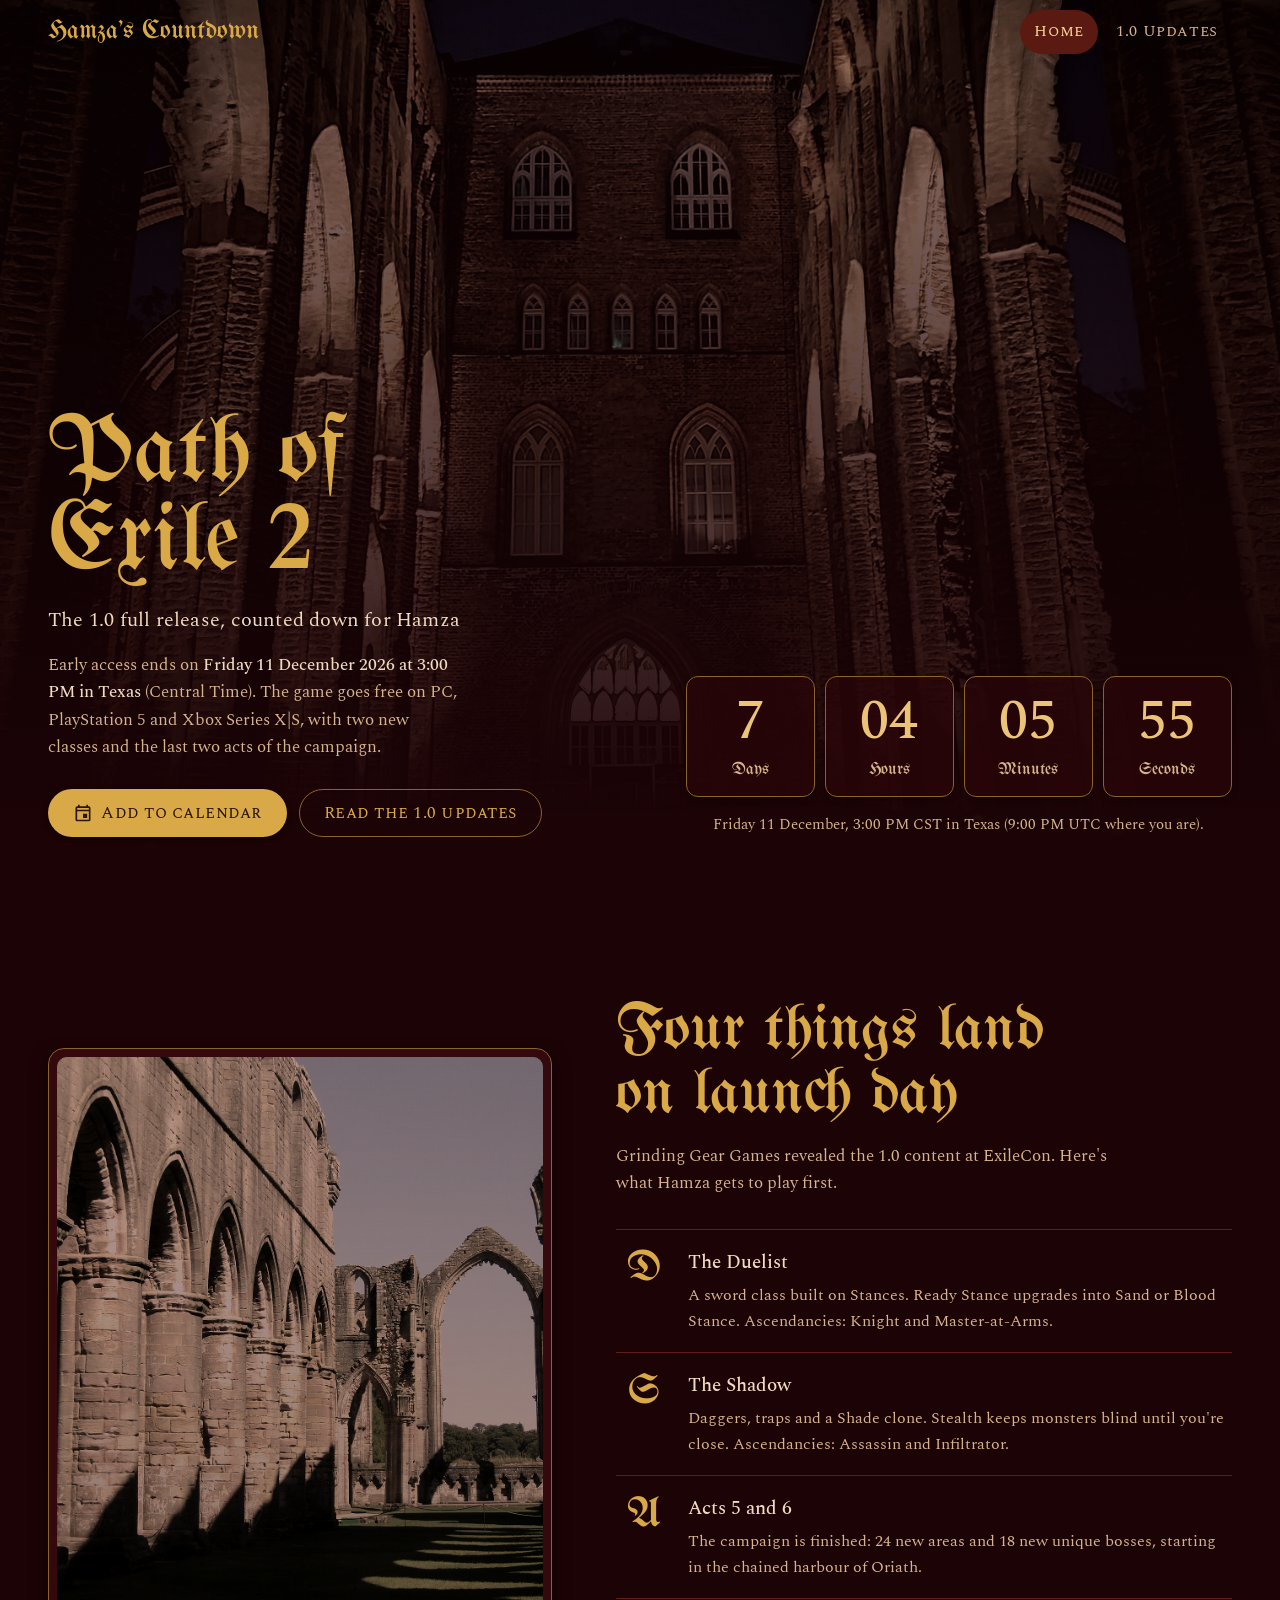
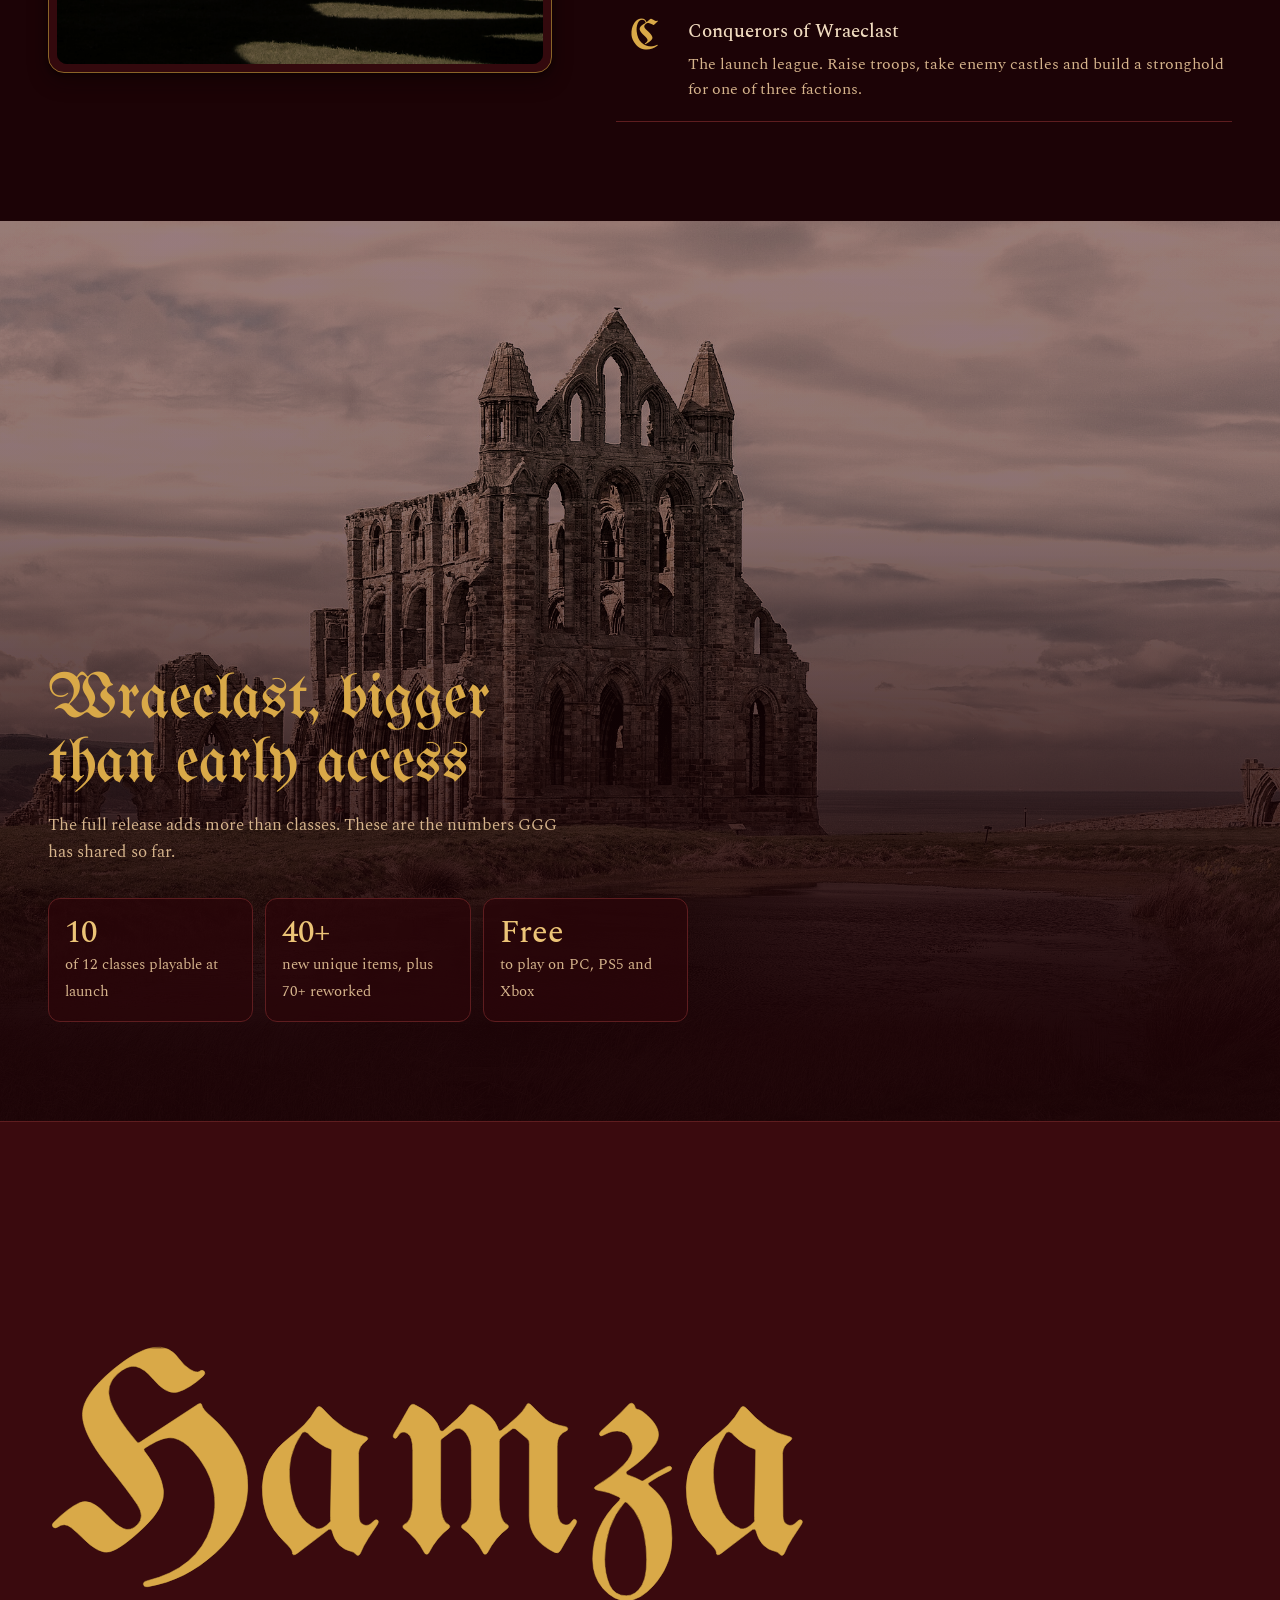
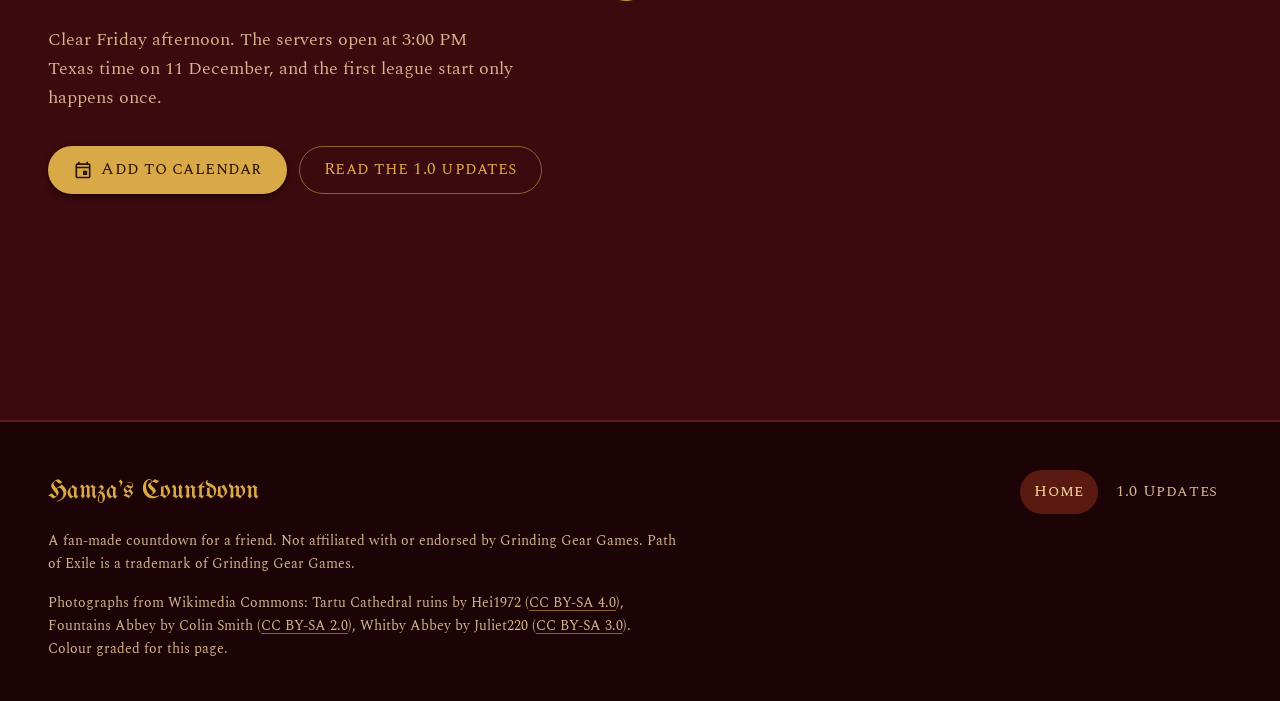
<file: index.html>
<!doctype html>
<html lang="en">
<head>
  <meta charset="utf-8">
  <meta name="viewport" content="width=device-width, initial-scale=1">
  <title>Hamza's PoE2 countdown</title>
  <meta name="description" content="A countdown for Hamza to the Path of Exile 2 1.0 full release on Friday 11 December 2026, 3:00 PM Central Time in Texas.">
  <meta name="theme-color" content="#1c0306">
  <meta property="og:title" content="Hamza's PoE2 countdown">
  <meta property="og:description" content="Path of Exile 2 leaves early access on 11 December 2026. Here's how long Hamza has left to wait.">
  <meta property="og:image" content="assets/img/tartu-ruins-night.jpg">
  <link rel="icon" href="data:image/svg+xml,%3Csvg xmlns='http://www.w3.org/2000/svg' viewBox='0 0 64 64'%3E%3Crect width='64' height='64' rx='14' fill='%233a0a0e'/%3E%3Cpath d='M32 10 38 28 32 54 26 28Z' fill='%23d9a948'/%3E%3C/svg%3E">
  <link rel="preconnect" href="https://fonts.googleapis.com">
  <link rel="preconnect" href="https://fonts.gstatic.com" crossorigin>
  <link href="https://fonts.googleapis.com/css2?family=UnifrakturMaguntia&family=Spectral:ital,wght@0,400;0,500;1,400&family=Spectral+SC:wght@500&display=swap" rel="stylesheet">
  <link rel="stylesheet" href="styles.css">
</head>
<body>
  <a class="skip" href="#main">Skip to content</a>

  <header class="appbar">
    <div class="wrap">
      <a class="brand" href="index.html" aria-label="Hamza's countdown, home">Hamza's<span class="long">&nbsp;Countdown</span></a>
      <nav class="nav" aria-label="Pages">
        <a href="index.html" aria-current="page">Home</a>
        <a href="updates.html"><span class="long">1.0&nbsp;</span>Updates</a>
      </nav>
    </div>
  </header>

  <main id="main">
    <section class="hero" aria-labelledby="hero-title">
      <div class="hero__bg graded">
        <img src="assets/img/tartu-ruins-night.jpg" alt="Floodlit ruins of a brick gothic cathedral at night, its roofless nave open to a dark blue sky" fetchpriority="high">
      </div>
      <div class="wrap hero__grid">
        <div data-enter>
          <h1 id="hero-title">Path of Exile 2<span>The 1.0 full release, counted down for Hamza</span></h1>
          <p class="hero__lead">Early access ends on <strong>Friday 11 December 2026 at 3:00 PM in Texas</strong> (Central Time). The game goes free on PC, PlayStation 5 and Xbox Series X|S, with two new classes and the last two acts of the campaign.</p>
          <div class="actions">
            <a class="btn btn--filled" href="#" download="poe2-launch.ics" data-ics>
              <svg viewBox="0 0 24 24" aria-hidden="true"><path fill="currentColor" d="M19 4h-1V2h-2v2H8V2H6v2H5a2 2 0 0 0-2 2v14a2 2 0 0 0 2 2h14a2 2 0 0 0 2-2V6a2 2 0 0 0-2-2Zm0 16H5V10h14v10Zm0-12H5V6h14v2Zm-7 5h5v5h-5v-5Z"/></svg>
              Add to calendar
            </a>
            <a class="btn btn--outlined" href="updates.html">Read the 1.0 updates</a>
          </div>
        </div>
        <div data-enter>
          <div class="count" data-countdown role="timer" aria-label="Time left until Path of Exile 2 launches">
            <div class="count__cell"><span class="count__num" data-unit="d">32</span><span class="count__label">Days</span></div>
            <div class="count__cell"><span class="count__num" data-unit="h">00</span><span class="count__label">Hours</span></div>
            <div class="count__cell"><span class="count__num" data-unit="m">00</span><span class="count__label">Minutes</span></div>
            <div class="count__cell"><span class="count__num" data-unit="s">00</span><span class="count__label">Seconds</span></div>
            <p class="count__when" data-local>Friday 11 December, 3:00 PM CST in Texas (1:00 PM PST).</p>
          </div>
        </div>
      </div>
    </section>

    <section class="section" aria-labelledby="launch-title">
      <div class="wrap split">
        <div class="frame">
          <div class="graded">
            <img src="assets/img/fountains-nave.jpg" alt="Long ruined abbey nave with a row of round stone pillars casting shadows across the grass" loading="lazy">
          </div>
        </div>
        <div>
          <h2 id="launch-title">Four things land on launch day</h2>
          <p class="section__intro">Grinding Gear Games revealed the 1.0 content at ExileCon. Here's what Hamza gets to play first.</p>
          <ul class="rows">
            <li><span class="initial" aria-hidden="true">D</span><div><h3>The Duelist</h3><p>A sword class built on Stances. Ready Stance upgrades into Sand or Blood Stance. Ascendancies: Knight and Master-at-Arms.</p></div></li>
            <li><span class="initial" aria-hidden="true">S</span><div><h3>The Shadow</h3><p>Daggers, traps and a Shade clone. Stealth keeps monsters blind until you're close. Ascendancies: Assassin and Infiltrator.</p></div></li>
            <li><span class="initial" aria-hidden="true">A</span><div><h3>Acts 5 and 6</h3><p>The campaign is finished: 24 new areas and 18 new unique bosses, starting in the chained harbour of Oriath.</p></div></li>
            <li><span class="initial" aria-hidden="true">C</span><div><h3>Conquerors of Wraeclast</h3><p>The launch league. Raise troops, take enemy castles and build a stronghold for one of three factions.</p></div></li>
          </ul>
        </div>
      </div>
    </section>

    <section class="band" aria-labelledby="world-title">
      <div class="graded">
        <img src="assets/img/whitby-yorkshire.jpg" alt="Ruined gothic abbey on a clifftop above the sea under a heavy grey sky" loading="lazy">
      </div>
      <div class="wrap">
        <div class="band__body">
          <h2 id="world-title">Wraeclast, bigger than early access</h2>
          <p class="section__intro">The full release adds more than classes. These are the numbers GGG has shared so far.</p>
          <div class="facts">
            <div class="fact"><b>10</b><span>of 12 classes playable at launch</span></div>
            <div class="fact"><b>40+</b><span>new unique items, plus 70+ reworked</span></div>
            <div class="fact"><b>Free</b><span>to play on PC, PS5 and Xbox</span></div>
          </div>
        </div>
      </div>
    </section>

    <section class="moment" aria-labelledby="hamza-title">
      <div class="wrap">
        <h2 id="hamza-title"><span aria-hidden="true">Hamza</span><span class="fill" aria-hidden="true">Hamza</span><span class="sr-only">Hamza, clear Friday afternoon</span></h2>
        <p>Clear Friday afternoon. The servers open at 3:00 PM Texas time on 11 December, and the first league start only happens once.</p>
        <div class="actions">
          <a class="btn btn--filled" href="#" download="poe2-launch.ics" data-ics>
            <svg viewBox="0 0 24 24" aria-hidden="true"><path fill="currentColor" d="M19 4h-1V2h-2v2H8V2H6v2H5a2 2 0 0 0-2 2v14a2 2 0 0 0 2 2h14a2 2 0 0 0 2-2V6a2 2 0 0 0-2-2Zm0 16H5V10h14v10Zm0-12H5V6h14v2Zm-7 5h5v5h-5v-5Z"/></svg>
            Add to calendar
          </a>
          <a class="btn btn--outlined" href="updates.html">Read the 1.0 updates</a>
        </div>
      </div>
    </section>
  </main>

  <footer class="footer">
    <div class="wrap">
      <div class="footer__top">
        <a class="brand" href="index.html">Hamza's Countdown</a>
        <nav class="nav" aria-label="Footer">
          <a href="index.html" aria-current="page">Home</a>
          <a href="updates.html"><span class="long">1.0&nbsp;</span>Updates</a>
        </nav>
      </div>
      <p>A fan-made countdown for a friend. Not affiliated with or endorsed by Grinding Gear Games. Path of Exile is a trademark of Grinding Gear Games.</p>
      <p>Photographs from Wikimedia Commons: Tartu Cathedral ruins by Hei1972 (<a href="https://creativecommons.org/licenses/by-sa/4.0/">CC BY-SA 4.0</a>), Fountains Abbey by Colin Smith (<a href="https://creativecommons.org/licenses/by-sa/2.0/">CC BY-SA 2.0</a>), Whitby Abbey by Juliet220 (<a href="https://creativecommons.org/licenses/by-sa/3.0/">CC BY-SA 3.0</a>). Colour graded for this page.</p>
    </div>
  </footer>

  <script src="main.js"></script>
</body>
</html>
</file>
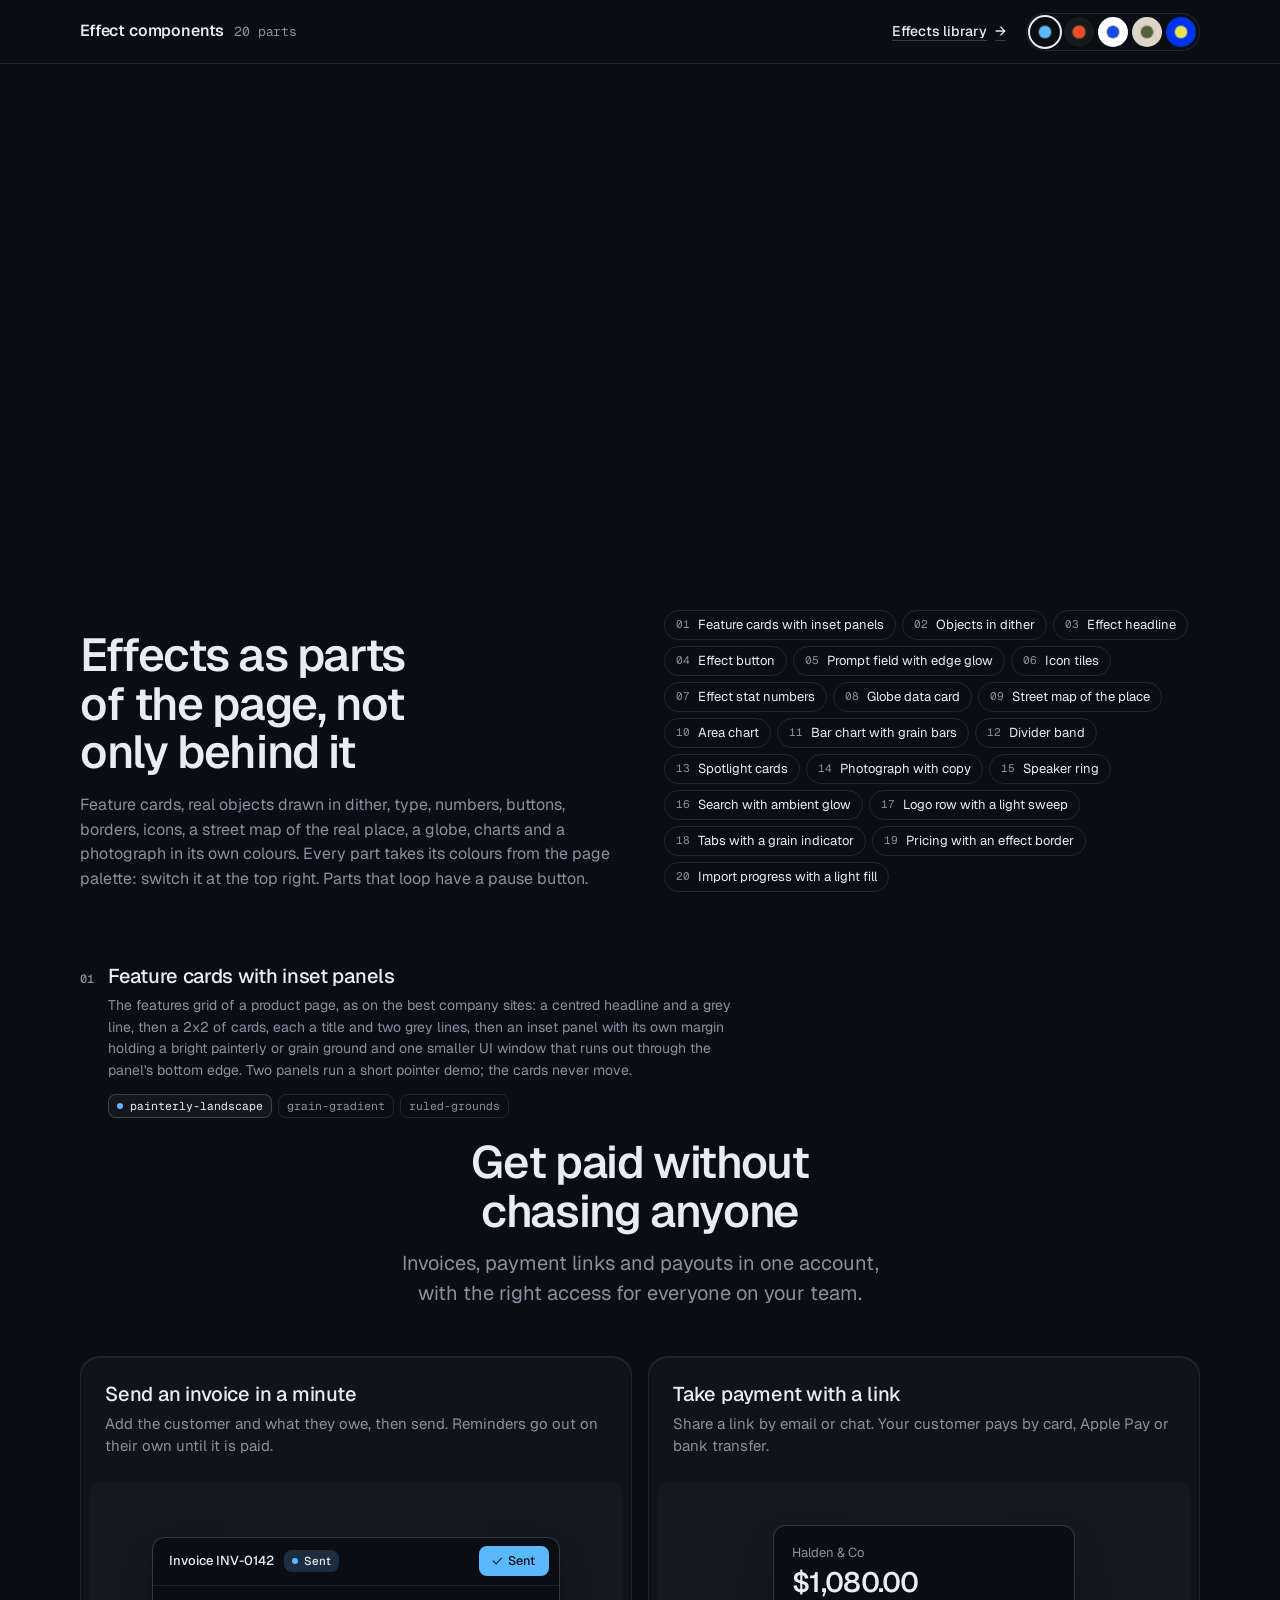
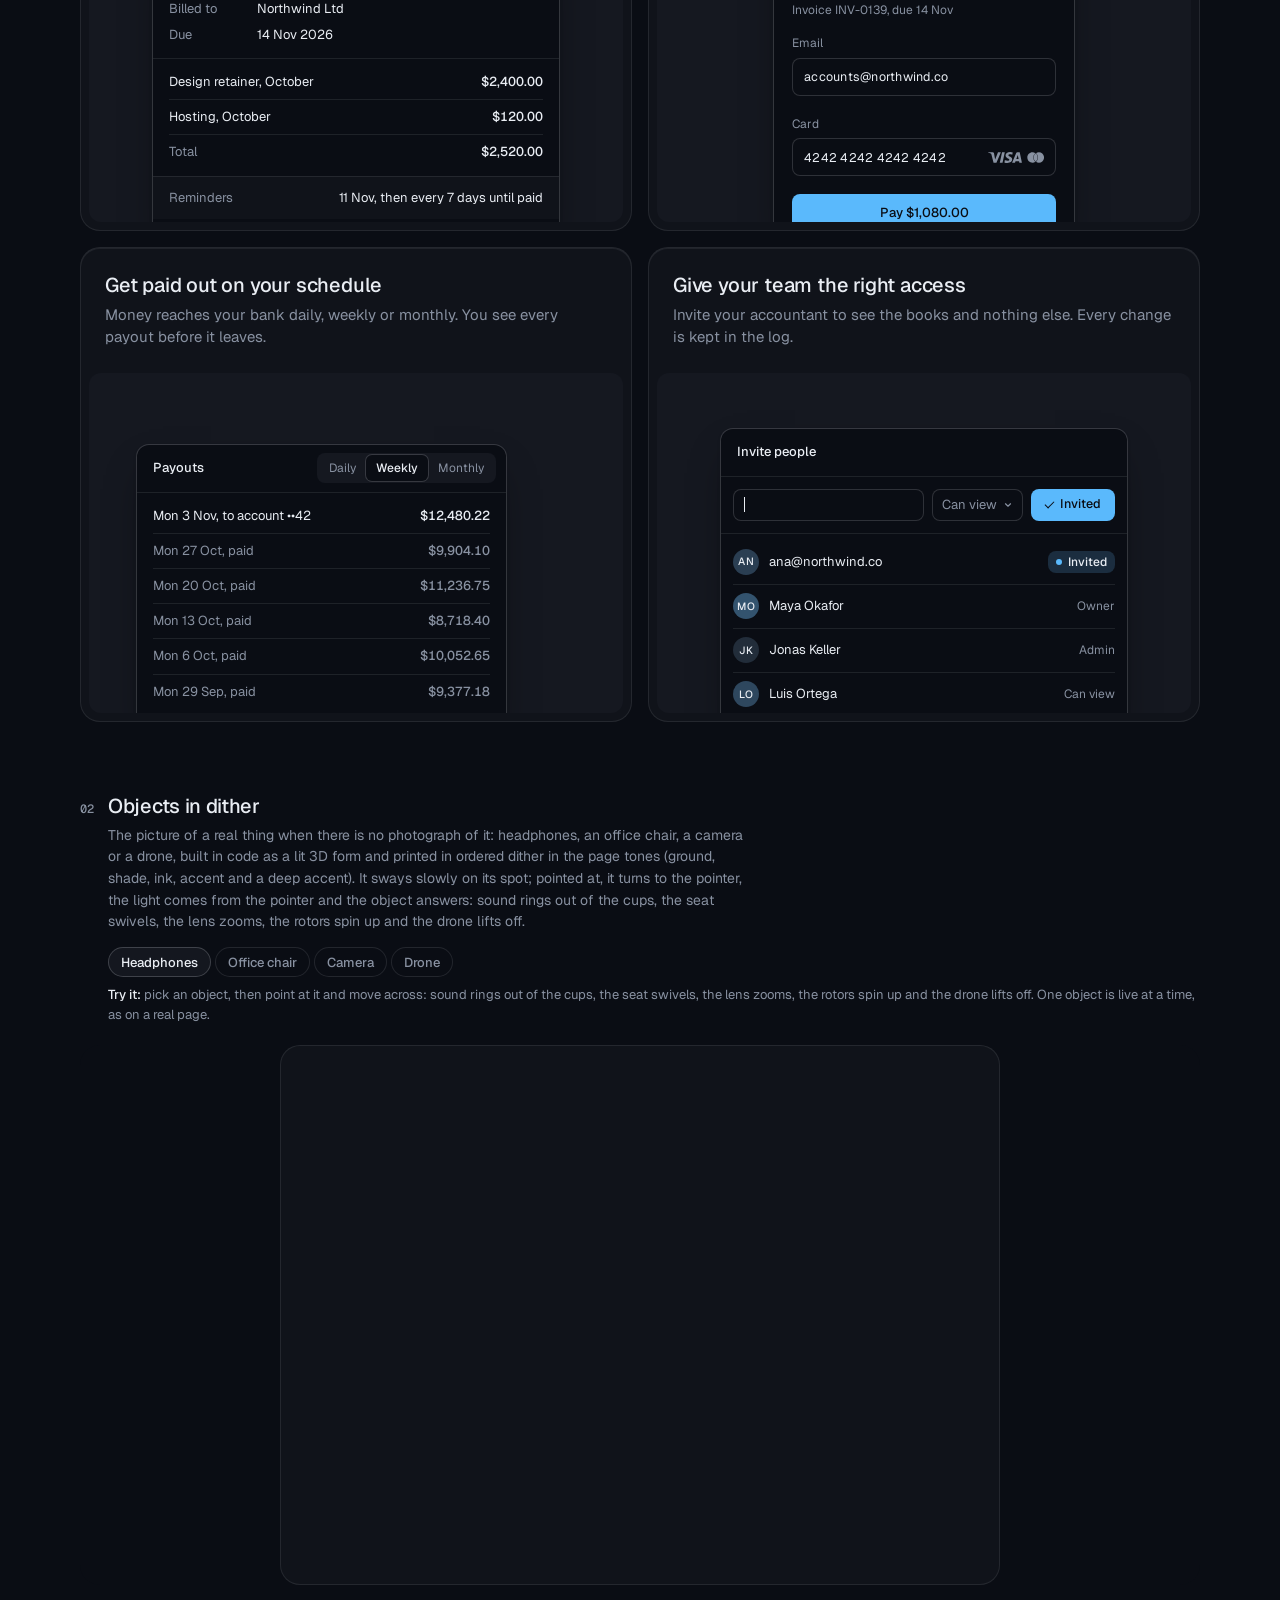
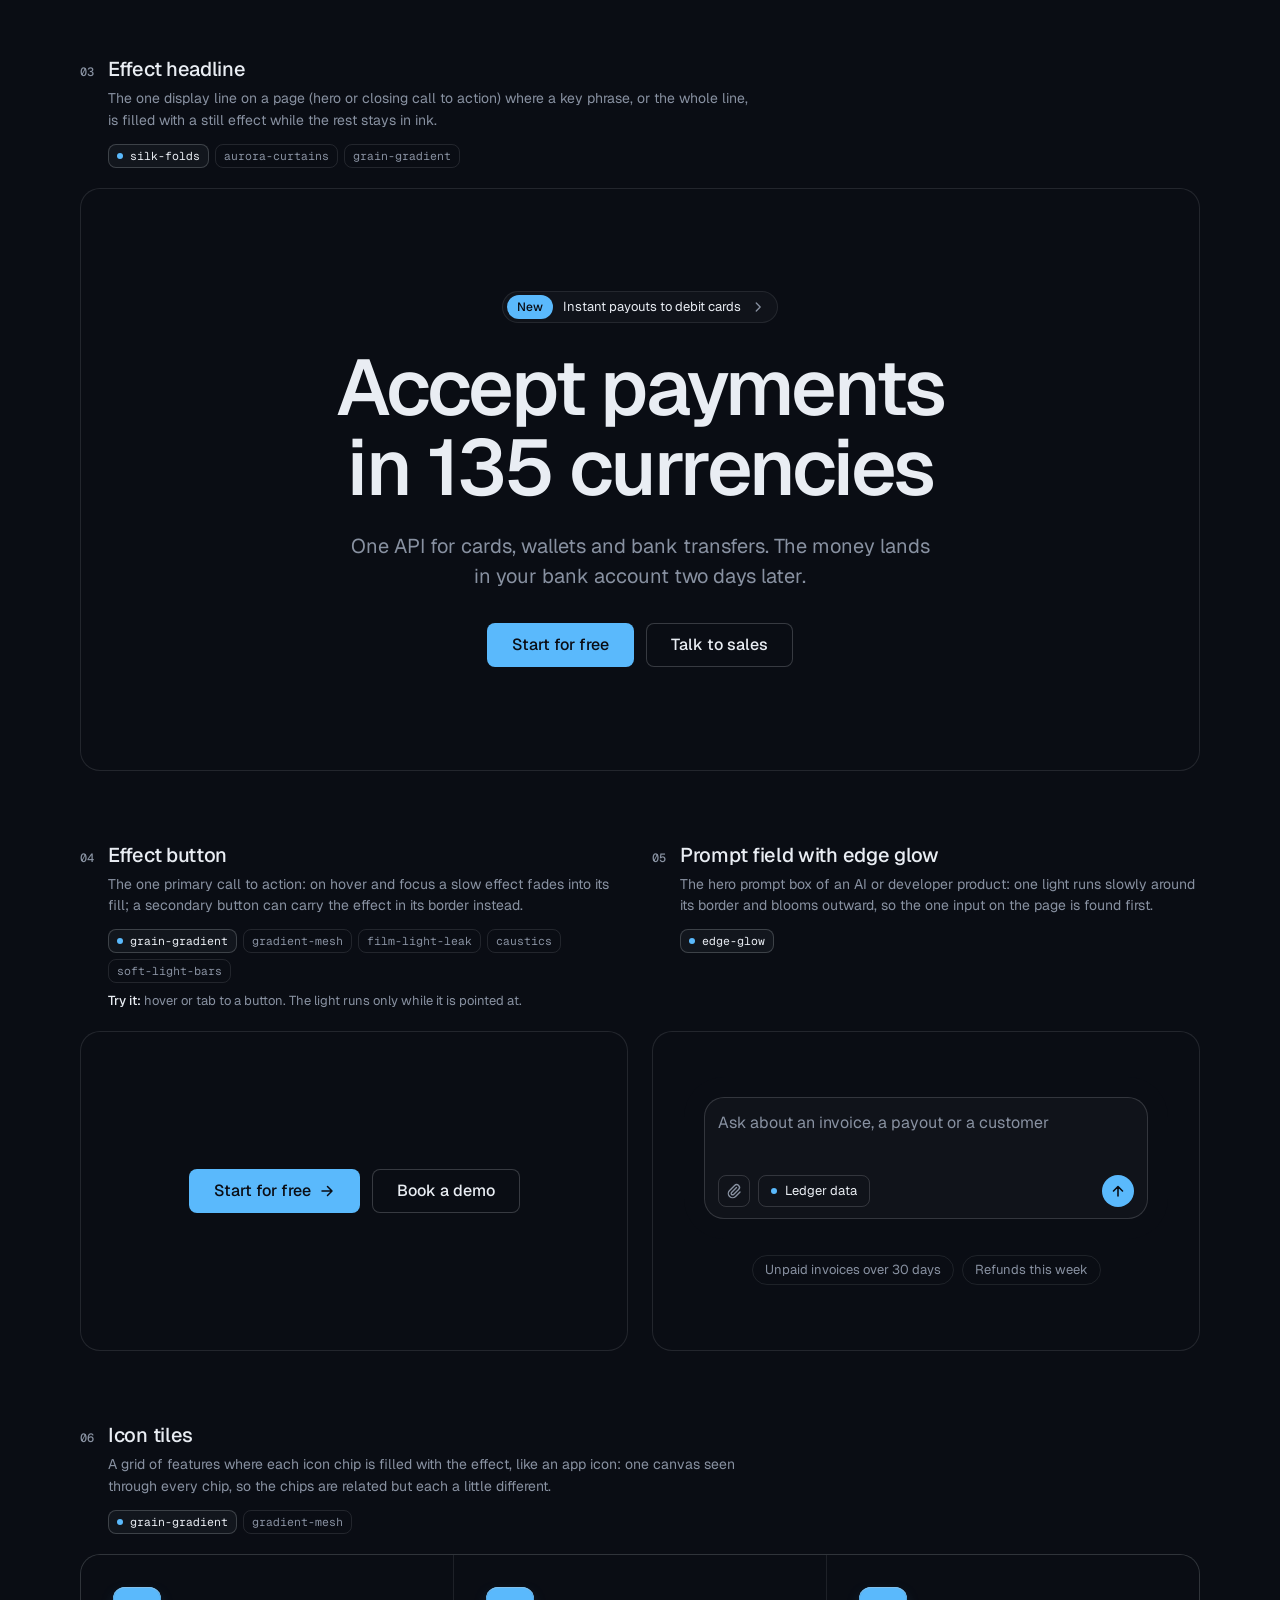
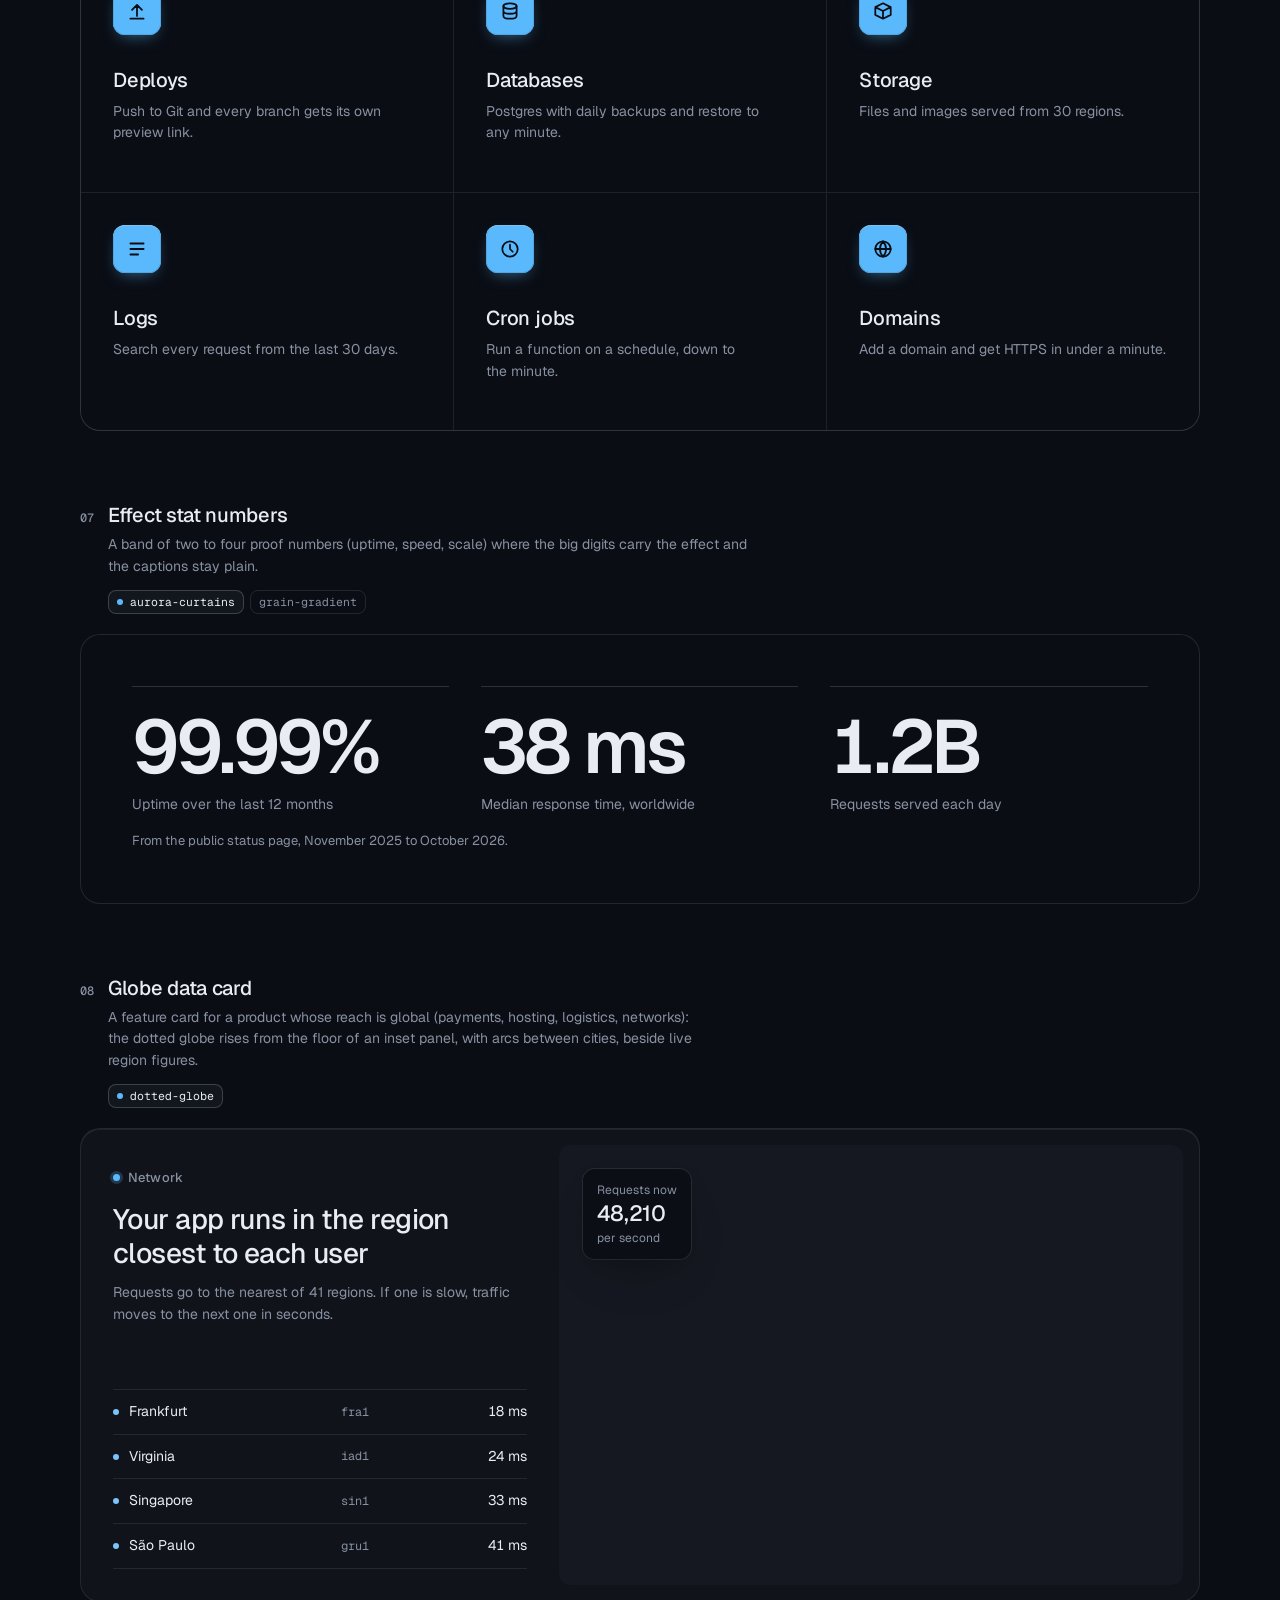
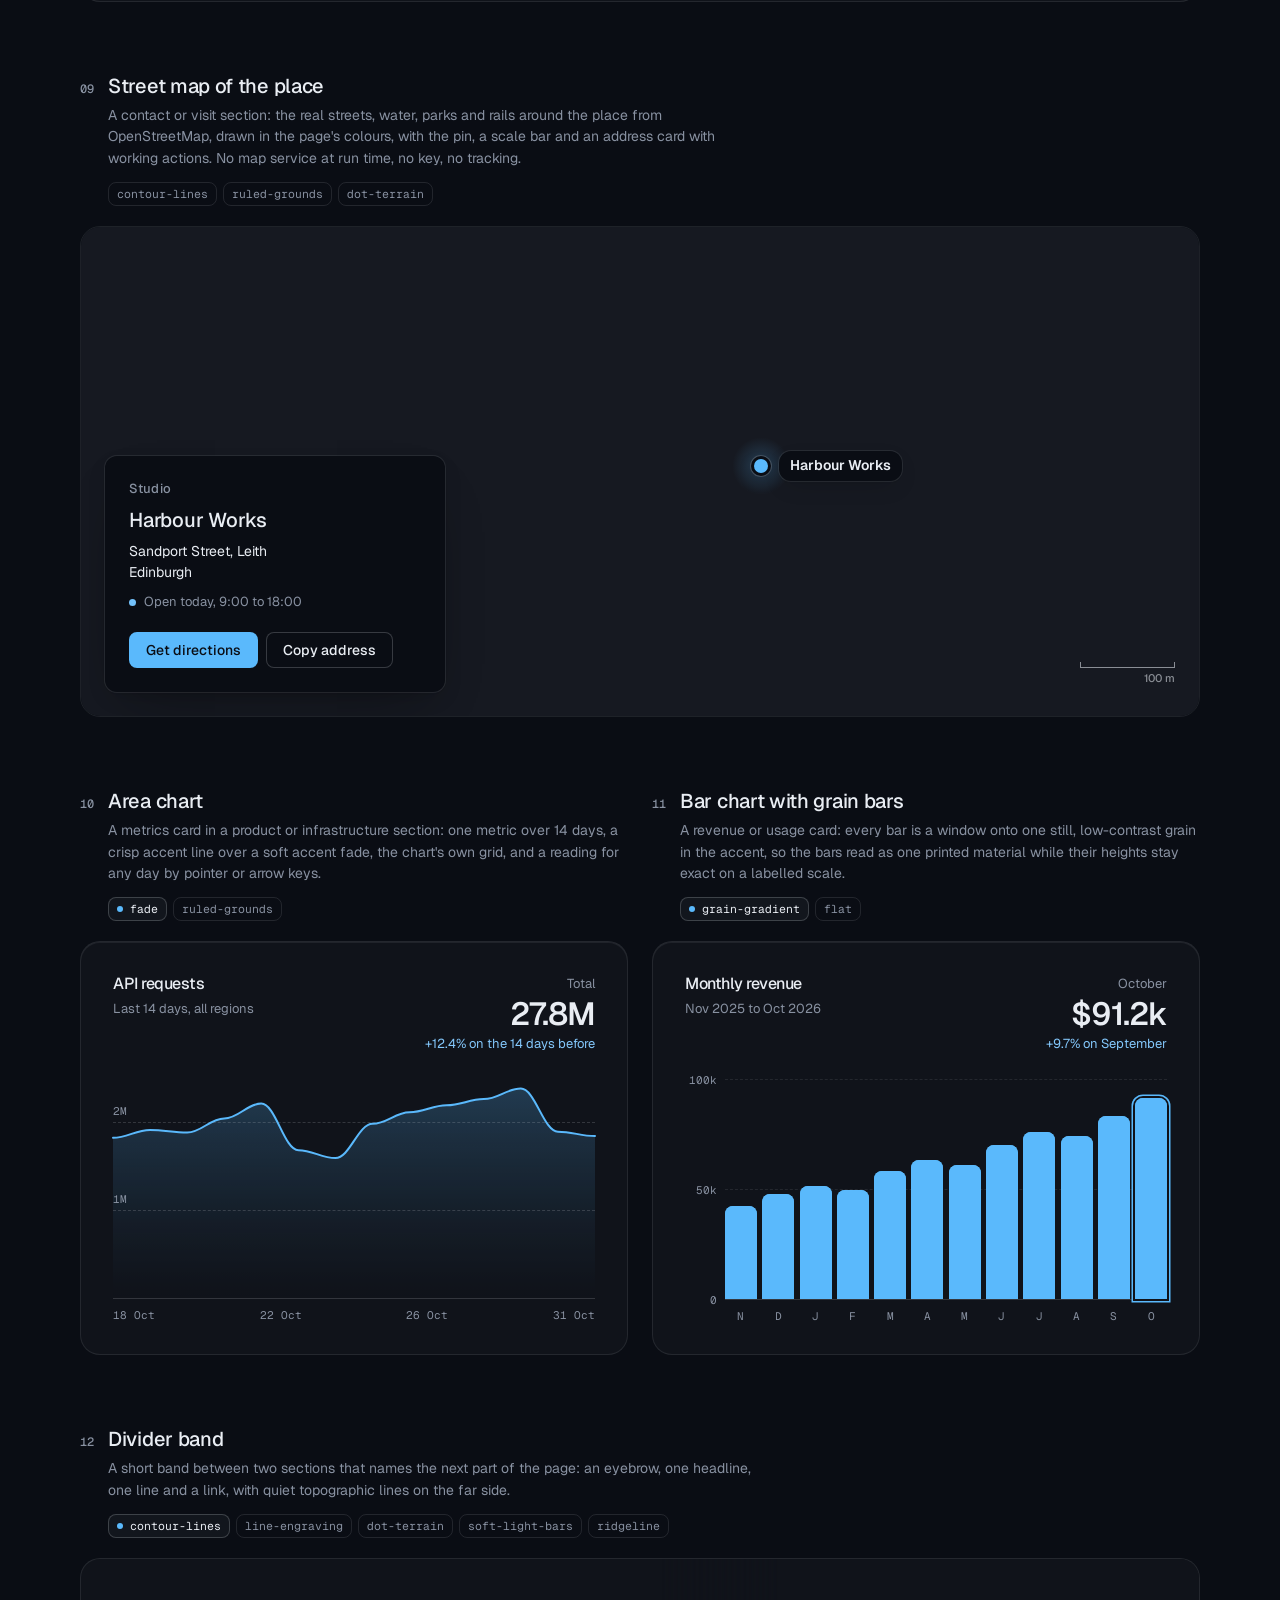
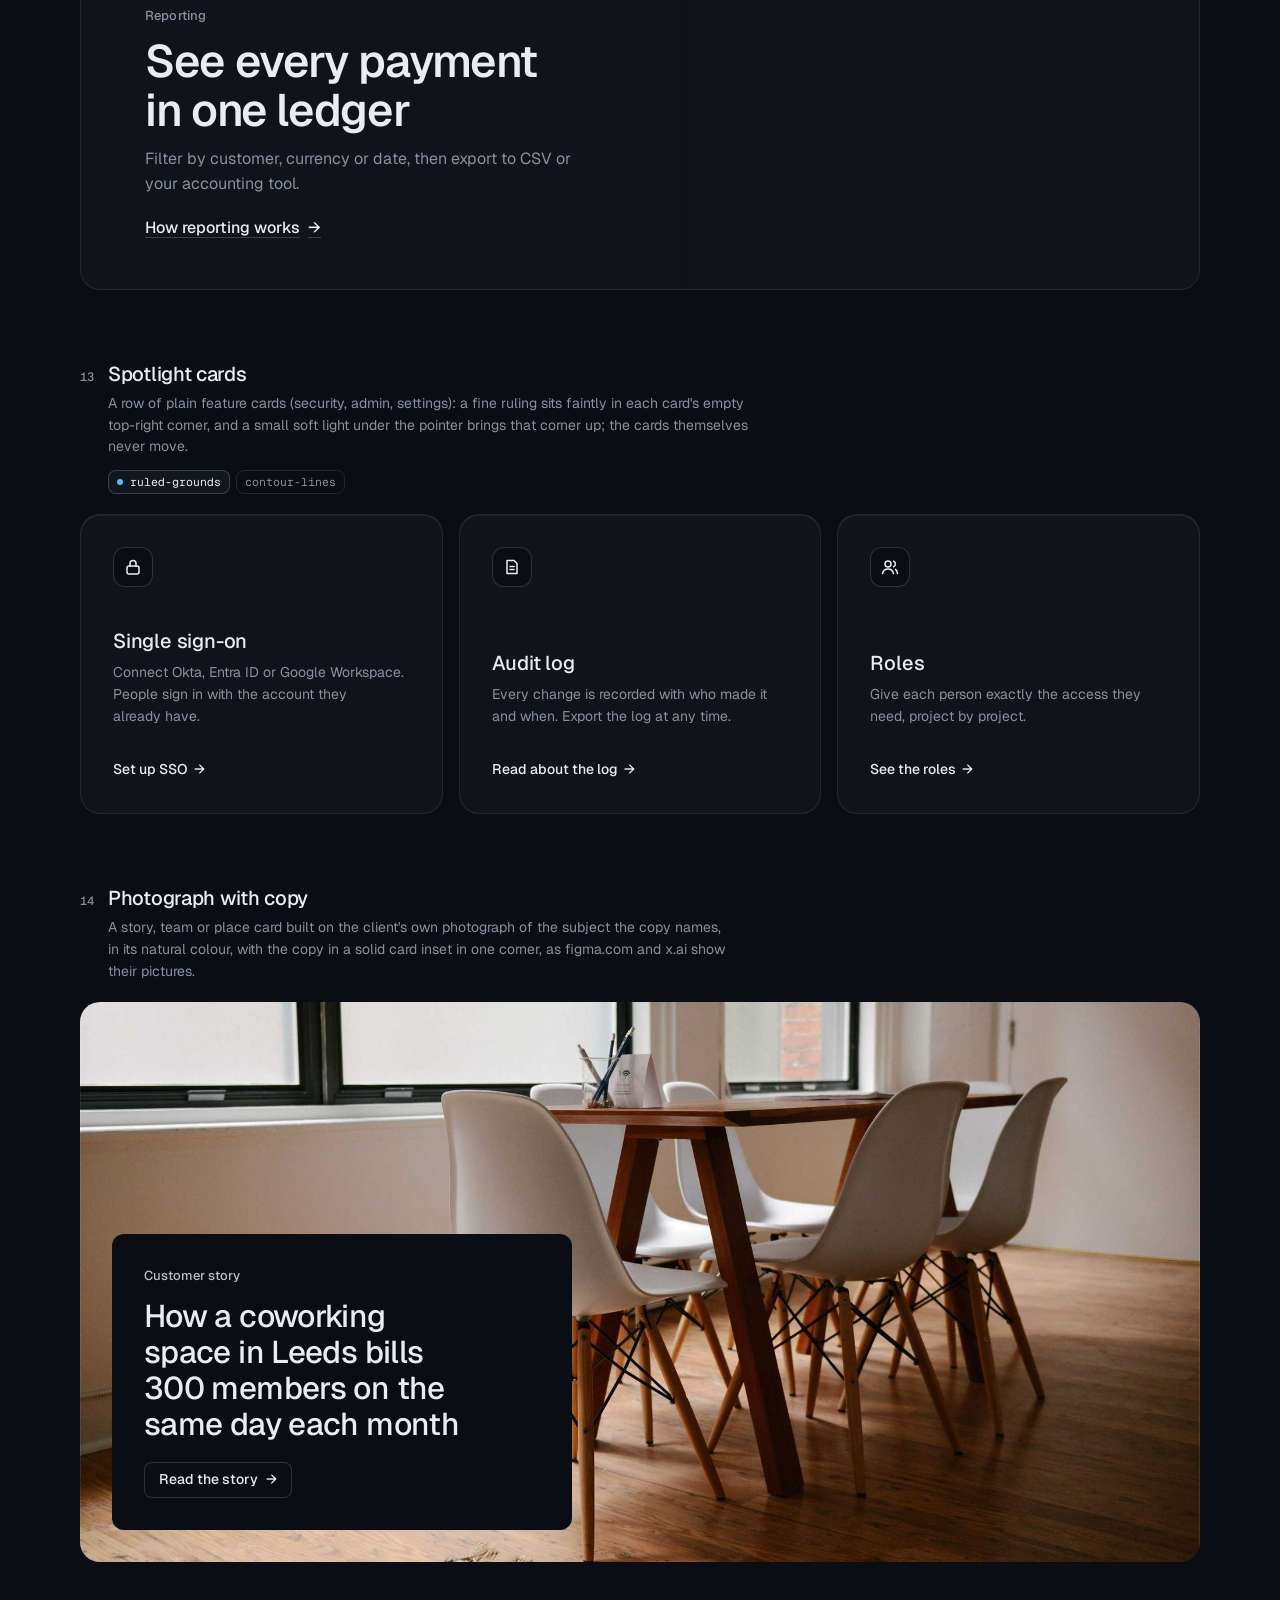
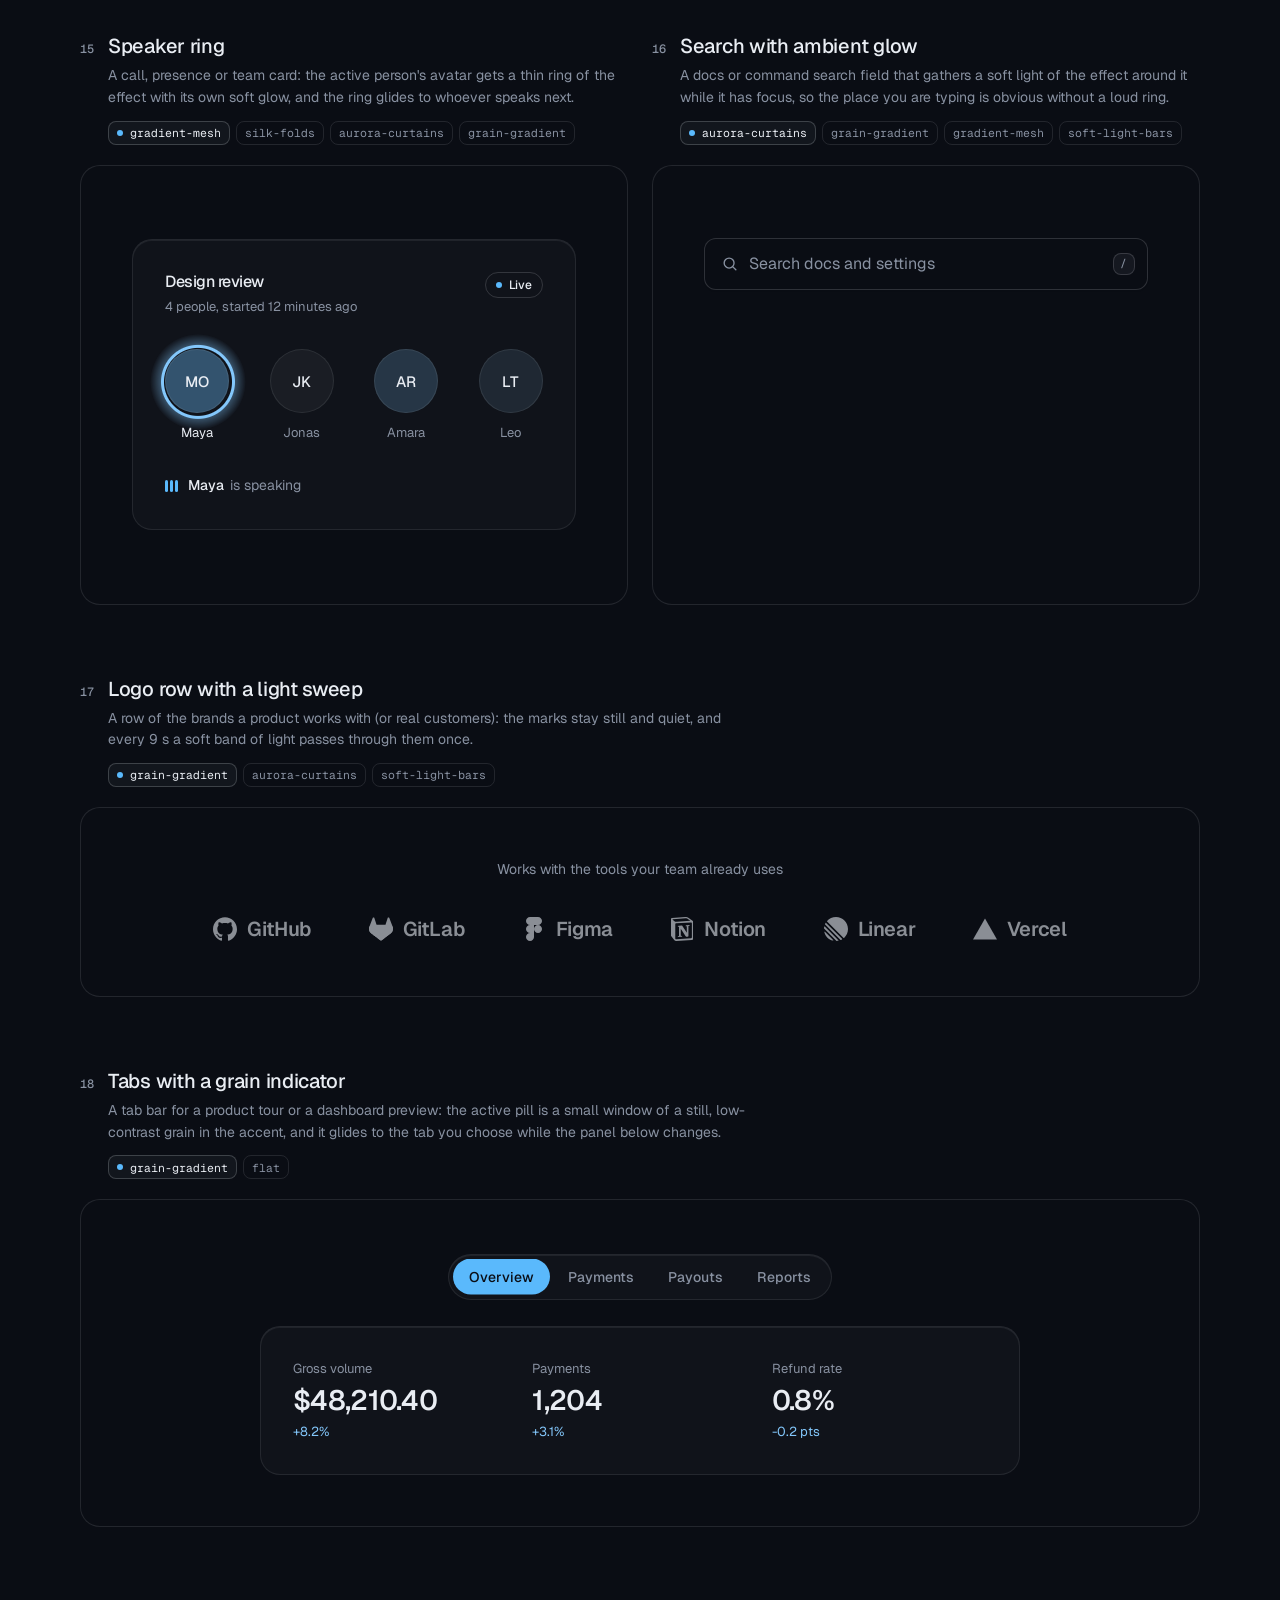
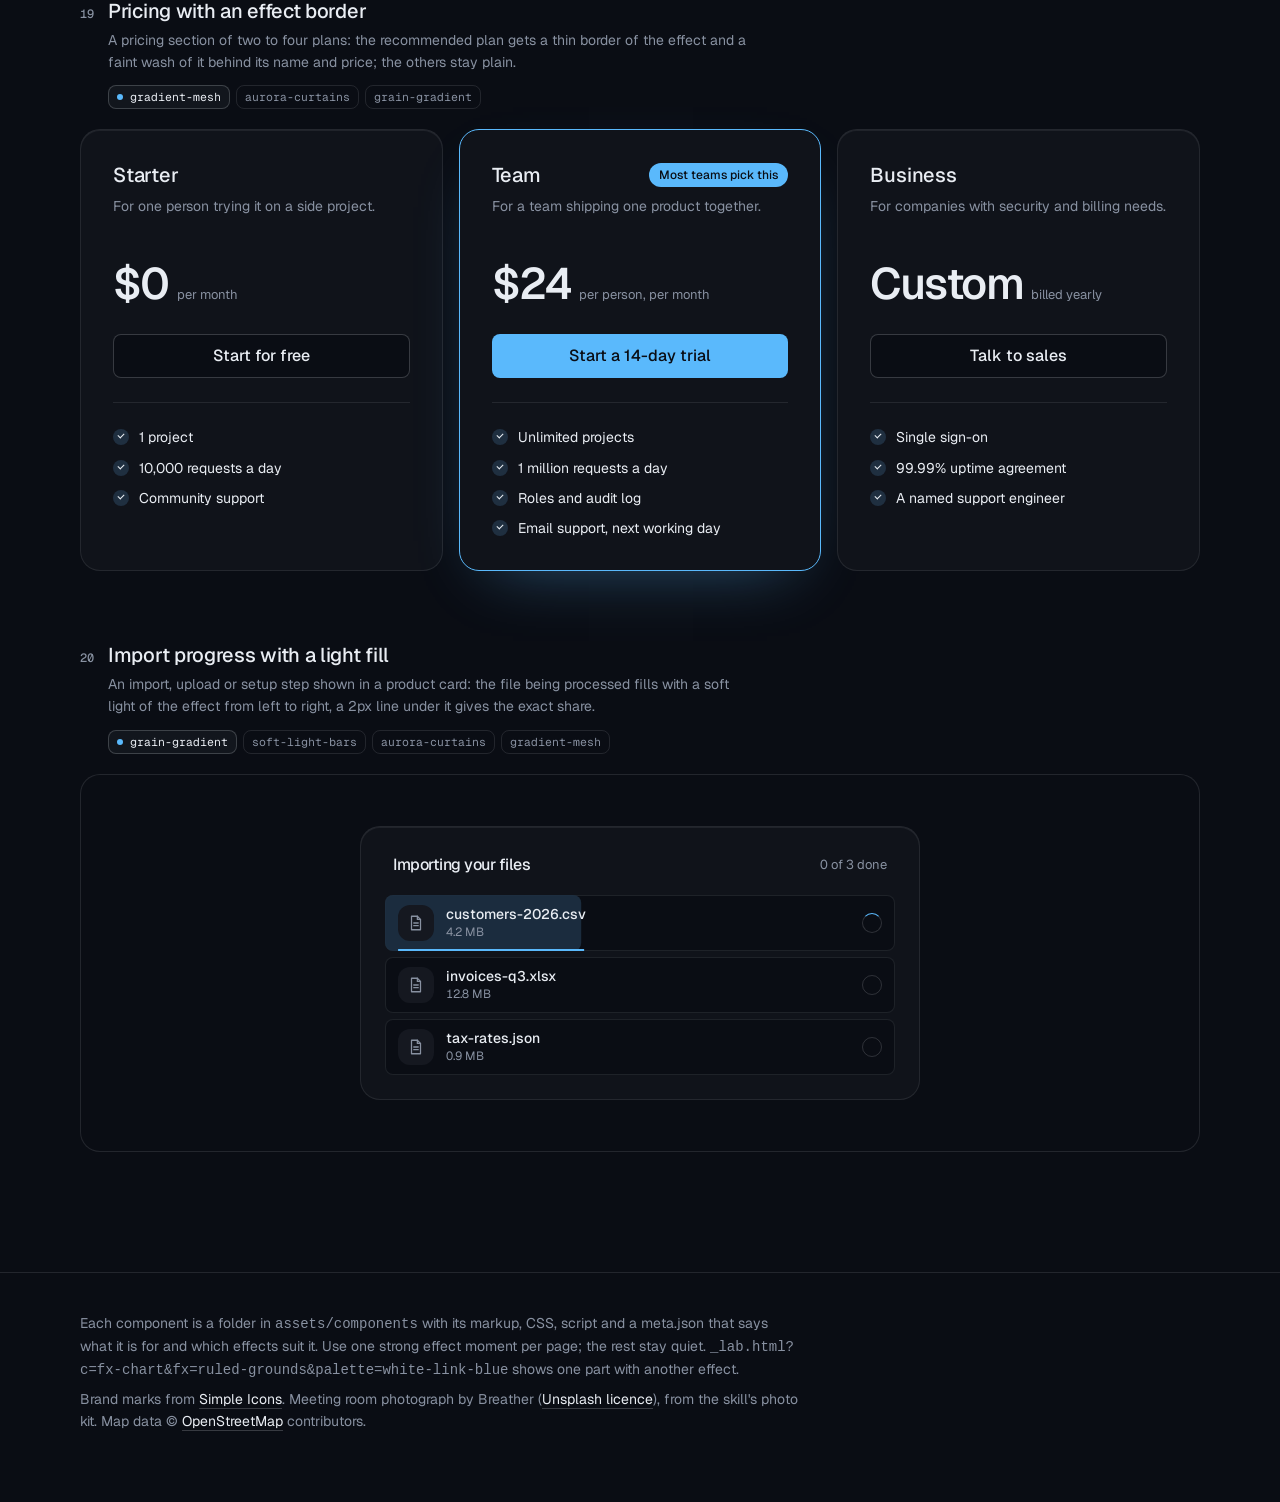
<file: .claude/skills/taste/assets/components/index.html>
<!doctype html>
<html lang="en" data-radius="soft">
<head>
<script>window.__tpGlMax = 16;   /* a gallery shows many live effects at once; a page of a site keeps the default 4 (fx.js) */</script>
<meta charset="utf-8">
<meta name="viewport" content="width=device-width, initial-scale=1">
<title>Effect components</title>
<link rel="preconnect" href="https://fonts.googleapis.com">
<link rel="preconnect" href="https://fonts.gstatic.com" crossorigin>
<link href="https://fonts.googleapis.com/css2?family=Geist:wght@100..900&family=Geist+Mono:wght@400..600&display=swap" rel="stylesheet">
<link rel="stylesheet" href="../system.css">
<link rel="stylesheet" href="./base.css">
<style>
  :root {
    --font-display: "Geist", system-ui, sans-serif;
    --font-text: "Geist", system-ui, sans-serif;
    --font-mono: "Geist Mono", ui-monospace, monospace;
    --display-weight: 560;
    --display-tracking: -0.03em;
    --container: 1200px;
  }
  body { min-height: 100vh; }
  .top {
    position: sticky; top: 0; z-index: 50; height: 64px; background: var(--bg);
    border-bottom: 1px solid var(--line);
  }
  .top .container { height: 100%; display: flex; align-items: center; justify-content: space-between; gap: 16px; }
  .brand { display: flex; align-items: center; gap: 10px; font-weight: 560; letter-spacing: -0.01em; }
  .brand small { font: 400 13px/1 var(--font-mono); color: var(--muted); }
  .top nav { display: flex; align-items: center; gap: 20px; }
  .top nav a.link { font-size: 14px; }
  .swatches { display: flex; gap: 4px; padding: 3px; border: 1px solid var(--line); border-radius: 999px; background: var(--bg); }
  .swatches button {
    width: 30px; height: 30px; border-radius: 999px; border: 0; padding: 0; cursor: pointer; position: relative;
    background: var(--sw-bg);
  }
  .swatches button::after {
    content: ""; position: absolute; inset: 9px; border-radius: 999px; background: var(--sw-accent);
    box-shadow: 0 0 0 1px color-mix(in oklab, var(--sw-ink) 25%, transparent);
  }
  .swatches button[aria-pressed="true"] { box-shadow: 0 0 0 2px var(--ink); }
  .swatches button:focus-visible { outline-offset: 3px; }

  .intro { padding-block: 64px 40px; display: grid; grid-template-columns: minmax(0, 6fr) minmax(0, 6fr); gap: 48px; align-items: end; }
  .intro h1 { font-size: clamp(34px, 2.2vw + 18px, 52px); line-height: 1.05; max-width: 15ch; }
  .intro p { margin-top: 16px; color: var(--muted); font-size: var(--t-body); line-height: 1.55; max-width: 52ch; }
  .index { display: flex; flex-wrap: wrap; gap: 6px; justify-content: flex-start; }
  @media (max-width: 1023px) { .intro { grid-template-columns: minmax(0, 1fr); gap: 28px; } }
  .index a {
    display: inline-flex; align-items: center; gap: 8px; height: 30px; padding: 0 11px; border-radius: 999px;
    border: 1px solid var(--line); font-size: 13px; color: var(--ink);
    transition: border-color var(--dur) var(--ease), background-color var(--dur) var(--ease);
  }
  .index a span { font-family: var(--font-mono); font-size: 11px; color: var(--muted); }
  .index a:hover { border-color: var(--line-strong); background: color-mix(in oklab, var(--ink) 4%, var(--bg)); }

  /* every part spans two rows of the list (its notes, its stage) as a subgrid, so the two parts of a
     half-width pair share one notes height and one stage height: their stages start and end level */
  .list { display: grid; grid-template-columns: repeat(2, minmax(0, 1fr)); column-gap: 24px; row-gap: 0; padding-bottom: 120px; }
  .sc { grid-column: 1 / -1; grid-row: span 2; display: grid; grid-template-rows: subgrid; row-gap: 20px; min-width: 0; scroll-margin-top: 88px; padding-top: 72px; }
  .sc:first-child { padding-top: 0; }
  .sc.is-half { grid-column: auto; }
  .sc.is-half .sc__stage:not(.is-center) { display: grid; }
  .sc__meta { display: grid; grid-template-columns: auto 1fr; column-gap: 14px; row-gap: 6px; align-items: baseline; align-content: start; }
  .sc__note { grid-column: 2; margin: 2px 0 0; font-size: 13px; color: var(--muted); }
  .sc__note::before { content: "Try it: "; color: var(--ink); font-weight: 500; }
  .sc__no { font: 500 12px/1 var(--font-mono); color: var(--muted); padding-top: 2px; }
  .sc__name { font: 500 20px/1.25 var(--font-text); letter-spacing: -0.015em; margin: 0; }
  .sc__for { grid-column: 2; color: var(--muted); font-size: 14px; line-height: 1.55; max-width: 72ch; margin: 0; }
  .sc__fx { grid-column: 2; display: flex; flex-wrap: wrap; gap: 6px; margin-top: 6px; }
  .sc__fx li {
    font: 400 11.5px/1 var(--font-mono); color: var(--muted); height: 24px; display: inline-flex; align-items: center;
    padding: 0 8px; border-radius: var(--r-sm); border: 1px solid var(--line);
  }
  .sc__fx li.is-on { color: var(--ink); border-color: var(--line-strong); background: color-mix(in oklab, var(--ink) 5%, var(--bg)); }
  .sc__fx li.is-on::before { content: ""; width: 6px; height: 6px; border-radius: 99px; background: var(--accent); margin-right: 7px; }
  .sc__stage {
    position: relative; min-width: 0; border: 1px solid var(--line); border-radius: var(--r-lg);
    padding: clamp(20px, 4vw, 56px); background: var(--bg);
  }
  .sc__stage.is-tall { padding-block: clamp(56px, 8vw, 120px); }
  .sc__stage.is-flush { padding: 0; border: 0; }
  .sc__stage.is-center { display: grid; place-items: center; min-height: 320px; }
  /* one object, at a size a page would give it */
  #fx-dither-object .sc__stage { display: grid; justify-items: center; }
  #fx-dither-object .cx-obj { width: min(100%, 720px); }
  .sc__pick { grid-column: 2; display: flex; flex-wrap: wrap; gap: 4px; margin-top: 8px; }
  .sc__pick button {
    height: 30px; padding: 0 12px; border-radius: 999px; border: 1px solid var(--line); background: var(--bg);
    font: 500 13px/1 var(--font-text); color: var(--muted); cursor: pointer;
  }
  .sc__pick button:hover { color: var(--ink); border-color: var(--line-strong); }
  .sc__pick button[aria-pressed="true"] { color: var(--ink); border-color: var(--line-strong); background: color-mix(in oklab, var(--ink) 6%, var(--bg)); }
  /* the search list opens below its field: leave it room inside the frame */
  #fx-search .sc__stage { min-height: 440px; place-items: start center; padding-top: 72px; }
  .sc__stage:empty::after { content: "Loading"; color: var(--muted); font-size: 13px; }

  .foot { border-top: 1px solid var(--line); padding: 40px 0 64px; color: var(--muted); font-size: 14px; }
  .foot p { max-width: 80ch; margin: 0 0 8px; }
  .foot a { color: var(--ink); text-decoration: underline; text-decoration-color: var(--line-strong); text-underline-offset: 4px; }

  @media (max-width: 899px) {
    .list { grid-template-columns: minmax(0, 1fr); }
    .sc.is-half { grid-column: 1 / -1; }
    .top nav a.link { display: none; }
  }
  @media (max-width: 639px) {
    .intro { padding-block: 48px 32px; }
    .sc { padding-top: 48px; }
    .sc__meta { grid-template-columns: 1fr; }
    .sc__no { display: none; }
    .sc__for, .sc__fx, .sc__note, .sc__pick { grid-column: 1; }
    .sc__stage.is-center { min-height: 240px; }
    .brand small { display: none; }
  }
</style>
</head>
<body>
<header class="top">
  <div class="container">
    <div class="brand">Effect components <small id="count"></small></div>
    <nav aria-label="Palette and links">
      <a class="link" href="../effects/gallery.html">Effects library</a>
      <div class="swatches" id="swatches" role="group" aria-label="Page palette"></div>
    </nav>
  </div>
</header>

<main>
  <section class="intro container">
    <div>
      <h1>Effects as parts of the page, not only behind it</h1>
      <p id="lede">Feature cards, real objects drawn in dither, type, numbers, buttons, borders, icons, a street map of the real place, a globe, charts and a photograph in its own colours. Every part takes its colours from the page palette: switch it at the top right. Parts that loop have a pause button.</p>
    </div>
    <nav class="index" id="index" aria-label="Components"></nav>
  </section>
  <div class="container list" id="list"></div>
</main>

<footer class="foot">
  <div class="container">
    <p>Each component is a folder in <code>assets/components</code> with its markup, CSS, script and a meta.json that says what it is for and which effects suit it. Use one strong effect moment per page; the rest stay quiet. <code>_lab.html?c=fx-chart&amp;fx=ruled-grounds&amp;palette=white-link-blue</code> shows one part with another effect.</p>
    <p>Brand marks from <a href="https://simpleicons.org/">Simple Icons</a>. Meeting room photograph by Breather (<a href="https://unsplash.com/photos/DEdM9Vs6s8w">Unsplash licence</a>), from the skill's photo kit. Map data © <a href="https://www.openstreetmap.org/copyright">OpenStreetMap</a> contributors.</p>
  </div>
</footer>

<script type="module">
  import fx from '../effects/fx.js';

  // component id, layout and stage style, in page order
  const COMPONENTS = [
    { id: 'fx-feature-card', stage: 'is-flush' },
    { id: 'fx-dither-object', stage: 'is-flush', note: 'pick an object, then point at it and move across: sound rings out of the cups, the seat swivels, the lens zooms, the rotors spin up and the drone lifts off. One object is live at a time, as on a real page.' },
    { id: 'fx-headline', stage: 'is-tall' },
    { id: 'fx-button', half: true, stage: 'is-center', note: 'hover or tab to a button. The light runs only while it is pointed at.' },
    { id: 'fx-prompt', half: true, stage: 'is-center' },
    { id: 'fx-icon-tiles', stage: 'is-flush' },
    { id: 'fx-stat' },
    { id: 'fx-globe', stage: 'is-flush' },
    { id: 'fx-map', stage: 'is-flush' },
    { id: 'fx-chart', half: true, stage: 'is-flush' },
    { id: 'fx-bars', half: true, stage: 'is-flush' },
    { id: 'fx-band', stage: 'is-flush' },
    { id: 'fx-spotlight', stage: 'is-flush' },
    { id: 'fx-photo', stage: 'is-flush' },
    { id: 'fx-avatar', half: true, stage: 'is-center' },
    { id: 'fx-search', half: true, stage: 'is-center' },
    { id: 'fx-logos' },
    { id: 'fx-tabs' },
    { id: 'fx-pricing', stage: 'is-flush' },
    { id: 'fx-progress', stage: 'is-center' },
  ];

  const PALETTES = [
    { id: 'blue-black-cornflower', name: 'Night, cornflower', bg: '#0a0d14', surface: '#131824', ink: '#e9edf3', muted: '#8891a1', accent: '#5ab9fc', accentInk: '#0a0d14' },
    { id: 'graphite-safety-orange', name: 'Graphite, orange', bg: '#18191b', surface: '#222427', ink: '#eff0f1', muted: '#9c9ea3', accent: '#ff4a1f', accentInk: '#18191b' },
    { id: 'white-link-blue', name: 'White, blue', bg: '#ffffff', surface: '#f4f4f4', ink: '#111111', muted: '#6b6b6b', accent: '#1a4be0', accentInk: '#ffffff' },
    { id: 'moss-sand', name: 'Sand, moss', bg: '#ddd6c6', surface: '#d2cab8', ink: '#2a2a26', muted: '#59574e', accent: '#4f6238', accentInk: '#ffffff' },
    { id: 'cobalt-field', name: 'Cobalt field', bg: '#0034eb', surface: '#002fd6', ink: '#ffffff', muted: '#dfe4f2', accent: '#e9e34a', accentInk: '#111111' },
  ];

  const q = new URLSearchParams(location.search);
  if (q.has('time')) fx.setClock(+q.get('time'));
  if (q.has('fallback')) fx.config.forceFallback = true;
  const only = q.get('only') ? q.get('only').split(',') : null;
  const list = document.getElementById('list');
  const index = document.getElementById('index');
  const swatches = document.getElementById('swatches');

  /*
    The budget: a laptop's integrated GPU shares its memory with everything else, so this page never
    holds more than 4 live WebGL contexts. A part is started when it comes near the viewport and
    destroyed when it leaves it; still parts draw once and free their context; fx.js frees any idle
    off-screen context past 4. liveGL() counts the contexts that are open right now.
  */
  fx.config.maxLive = 4;
  const contexts = new Set();
  let peakGL = 0;
  const getContext = HTMLCanvasElement.prototype.getContext;
  HTMLCanvasElement.prototype.getContext = function (type, ...rest) {
    const c = getContext.call(this, type, ...rest);
    if (c && /webgl/i.test(type) && !contexts.has(c)) { contexts.add(c); peakGL = Math.max(peakGL, liveGL()); }
    return c;
  };
  function liveGL() {
    for (const c of contexts) if (c.isContextLost()) contexts.delete(c);
    return contexts.size;
  }

  // the dither object: one live at a time, switched here (a real page shows one object)
  const OBJECTS = {
    headphones: ['Headphones', 'Over-ear, wireless'],
    chair: ['Office chair', 'Swivel seat on five castors'],
    camera: ['Camera', 'Mirrorless, with a zoom lens'],
    drone: ['Drone', 'Four rotors and a camera'],
  };
  let object = OBJECTS[q.get('object')] ? q.get('object') : 'headphones';
  // print (ordered dither, the default) or studio (a smooth shaded render: no picker until it is anti-aliased; ?render=studio)
  let render = q.get('render') === 'studio' ? 'studio' : 'print';

  function applyPalette(p) {
    const c = fx.color;
    const action = c.contrast(p.accent, p.bg) >= 2.2 ? p.accent : p.ink;
    const actionInk = action === p.accent ? p.accentInk : p.bg;
    const s = document.documentElement.style;
    const set = (k, v) => s.setProperty(k, v);
    set('--p-bg', p.bg); set('--p-surface', p.surface); set('--p-ink', p.ink); set('--p-muted', p.muted);
    set('--p-accent', p.accent); set('--p-accent-ink', p.accentInk); set('--p-action', action); set('--p-action-ink', actionInk);
    document.documentElement.style.colorScheme = c.isDark(p.bg) ? 'dark' : 'light';
    for (const b of swatches.children) b.setAttribute('aria-pressed', String(b.dataset.id === p.id));
  }

  async function load(entry) {
    const base = `./${entry.id}/`;
    const [meta, html, mod] = await Promise.all([
      fetch(base + 'meta.json').then(r => (r.ok ? r.json() : null)),
      fetch(base + 'component.html').then(r => (r.ok ? r.text() : null)),
      import(base + 'component.js').catch(err => { console.warn(entry.id, err); return null; }),
    ]).catch(() => [null, null, null]);
    if (!meta || !html || !mod) return null;
    const link = document.createElement('link');
    link.rel = 'stylesheet';
    link.href = base + 'component.css';
    document.head.append(link);
    await new Promise(r => { link.onload = link.onerror = r; });
    return { ...entry, meta, html, mod };
  }

  function section(e, n) {
    const s = document.createElement('section');
    s.className = 'sc' + (e.half ? ' is-half' : '');
    s.id = e.id;
    const fxList = (e.meta.effects || []).map(id => `<li class="${id === e.meta.default ? 'is-on' : ''}">${id}</li>`).join('');
    const pick = e.id === 'fx-dither-object'
      ? `<div class="sc__pick" role="group" aria-label="Object">${Object.keys(OBJECTS).map(k => `<button type="button" data-object="${k}" aria-pressed="${k === object}">${OBJECTS[k][0]}</button>`).join('')}</div>`
      : '';
    s.innerHTML = `
      <div class="sc__meta">
        <span class="sc__no">${String(n).padStart(2, '0')}</span>
        <h2 class="sc__name">${e.meta.name}</h2>
        <p class="sc__for">${e.meta.for}</p>
        ${fxList ? `<ul class="sc__fx" aria-label="Effects that suit it">${fxList}</ul>` : ''}
        ${pick}
        ${e.note ? `<p class="sc__note">${e.note}</p>` : ''}
      </div>
      <div class="sc__stage ${e.stage || ''}"></div>`;
    return s;
  }

  // the markup is placed at once (the page keeps its full height); the scripts run only near the viewport
  function markup(e) {
    const stage = e.section.querySelector('.sc__stage');
    stage.innerHTML = e.html;
    if (e.id === 'fx-dither-object') {
      const fig = stage.querySelector('.cx-obj');
      fig.dataset.cxObject = object;
      if (render === 'studio') fig.dataset.cxRender = 'studio'; else delete fig.dataset.cxRender;
      fig.querySelector('.cx-obj__stage').removeAttribute('aria-label');
    }
    return stage;
  }
  function start(e) {
    if (e.ctrl) return;
    const stage = markup(e);
    try { e.ctrl = e.mod.default(stage.firstElementChild || stage) || { destroy() {} }; } catch (err) { console.error(e.id, err); e.ctrl = { destroy() {} }; }
  }
  function stop(e) {
    if (!e.ctrl) return;
    try { e.ctrl.destroy?.(); } catch (err) { console.warn(e.id, err); }
    fx.unmountAll(e.section);
    e.ctrl = null;
  }

  function setPalette(p, entries) {
    entries.forEach(stop);
    applyPalette(p);
    try { localStorage.setItem('cx-palette', p.id); } catch (_) {}
    requestAnimationFrame(() => entries.forEach(e => (e.near ? start(e) : markup(e))));
  }

  let saved = null;
  try { saved = localStorage.getItem('cx-palette'); } catch (_) {}
  const first = PALETTES.find(p => p.id === q.get('palette')) || PALETTES.find(p => p.id === saved) || PALETTES[0];
  for (const p of PALETTES) {
    const b = document.createElement('button');
    b.type = 'button';
    b.dataset.id = p.id;
    b.title = p.name;
    b.setAttribute('aria-label', p.name);
    b.style.setProperty('--sw-bg', p.bg);
    b.style.setProperty('--sw-accent', p.accent);
    b.style.setProperty('--sw-ink', p.ink);
    swatches.append(b);
  }
  applyPalette(first);

  const wanted = COMPONENTS.filter(c => !only || only.includes(c.id));
  const entries = (await Promise.all(wanted.map(load))).filter(Boolean);
  document.getElementById('count').textContent = `${entries.length} parts`;
  entries.forEach((e, i) => {
    e.section = section(e, i + 1);
    list.append(e.section);
    markup(e);
    const a = document.createElement('a');
    a.href = '#' + e.id;
    a.innerHTML = `<span>${String(i + 1).padStart(2, '0')}</span>${e.meta.name}`;
    index.append(a);
  });
  await document.fonts.ready;
  const near = new IntersectionObserver(seen => {
    for (const en of seen) {
      const e = entries.find(x => x.section === en.target);
      if (!e) continue;
      e.near = en.isIntersecting;
      if (e.near) start(e); else stop(e);
    }
  }, { rootMargin: '10% 0px' });
  entries.forEach(e => near.observe(e.section));
  setTimeout(() => { document.documentElement.dataset.ready = '1'; }, 1500);

  swatches.addEventListener('click', ev => {
    const b = ev.target.closest('button');
    if (!b) return;
    const p = PALETTES.find(x => x.id === b.dataset.id);
    if (p) setPalette(p, entries);
  });
  list.addEventListener('click', ev => {
    const b = ev.target.closest('[data-object], [data-render]');
    if (!b || !(OBJECTS[b.dataset.object] || b.dataset.render)) return;
    if (b.dataset.render) render = b.dataset.render; else object = b.dataset.object;
    b.parentElement.querySelectorAll('button').forEach(x => x.setAttribute('aria-pressed', String(x === b)));
    const e = entries.find(x => x.id === 'fx-dither-object');
    stop(e);
    if (e.near) start(e); else markup(e);
  });
  window.__cx = {
    entries,
    setPalette: id => setPalette(PALETTES.find(p => p.id === id), entries),
    setObject: k => list.querySelector(`[data-object="${k}"]`)?.click(),
    gl: () => ({ live: liveGL(), peak: peakGL, started: entries.filter(e => e.ctrl).map(e => e.id) }),
  };
</script>

</body>
</html>
</file>
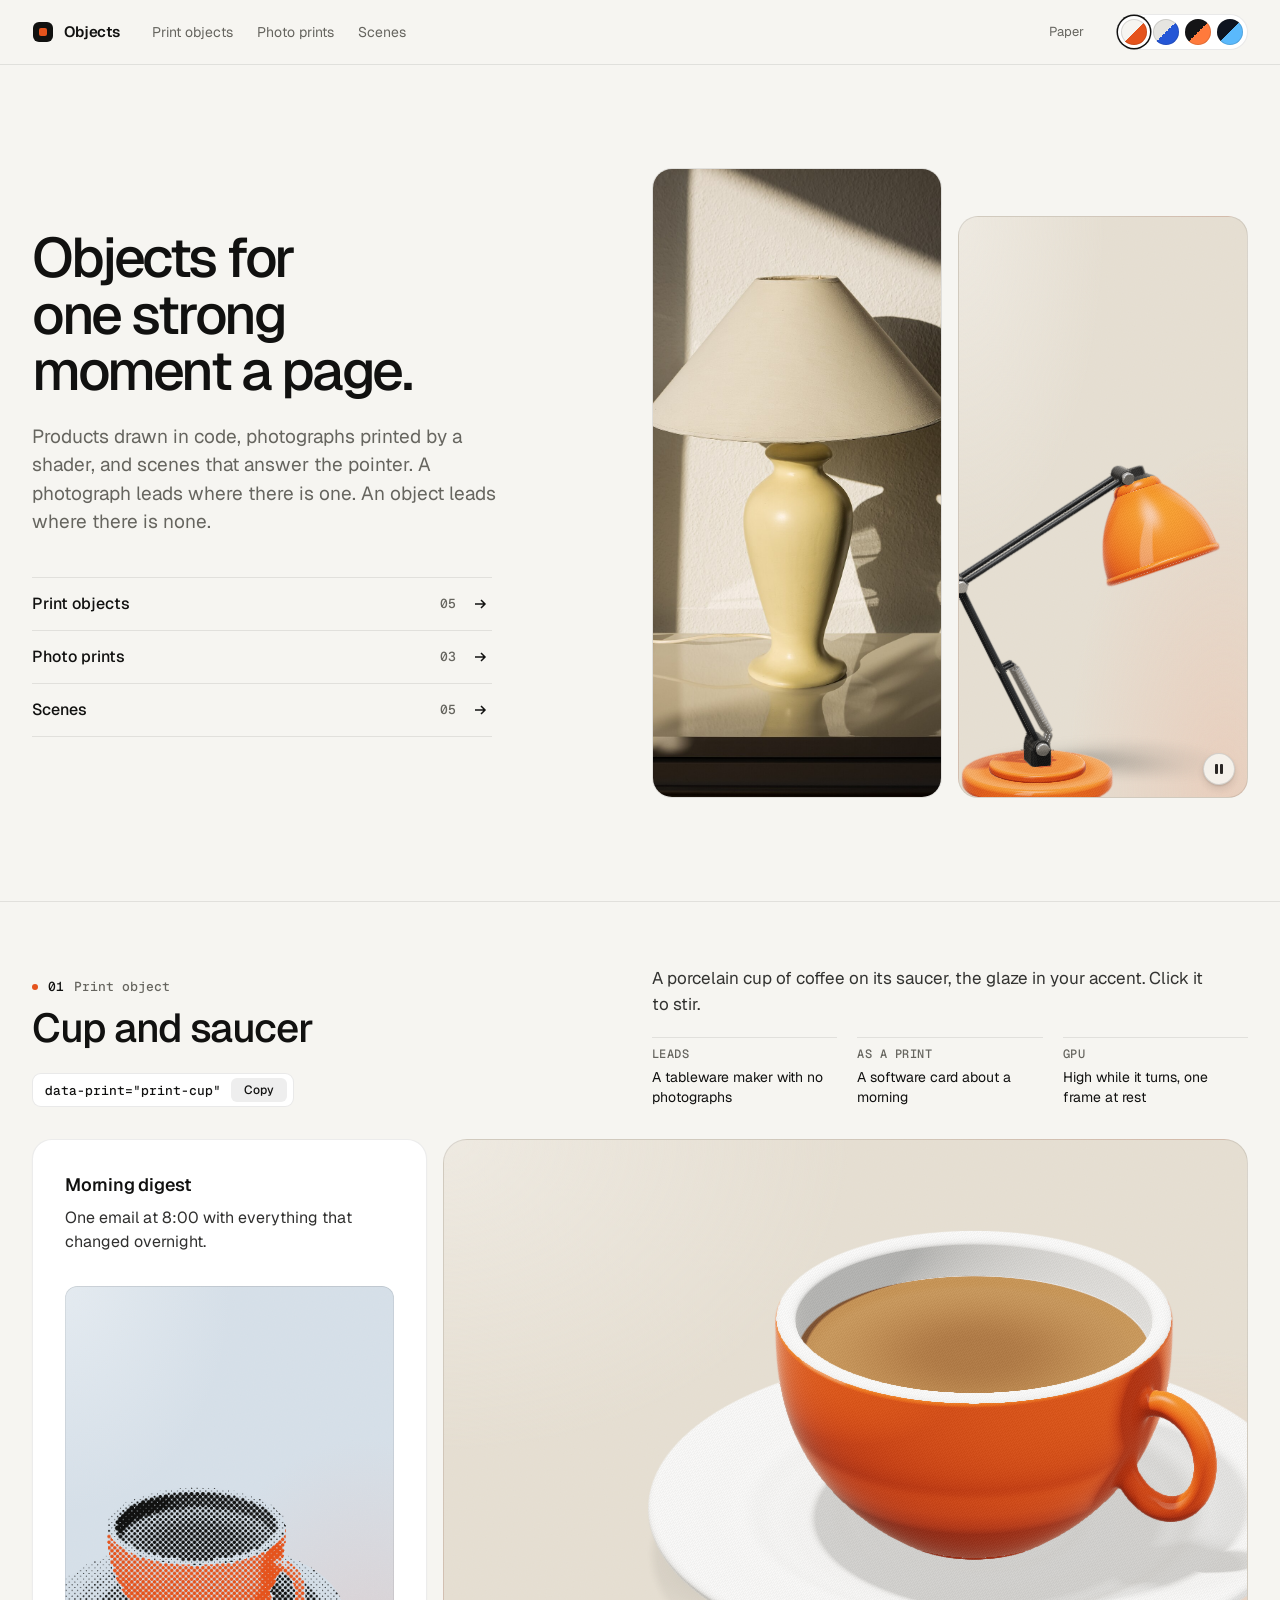
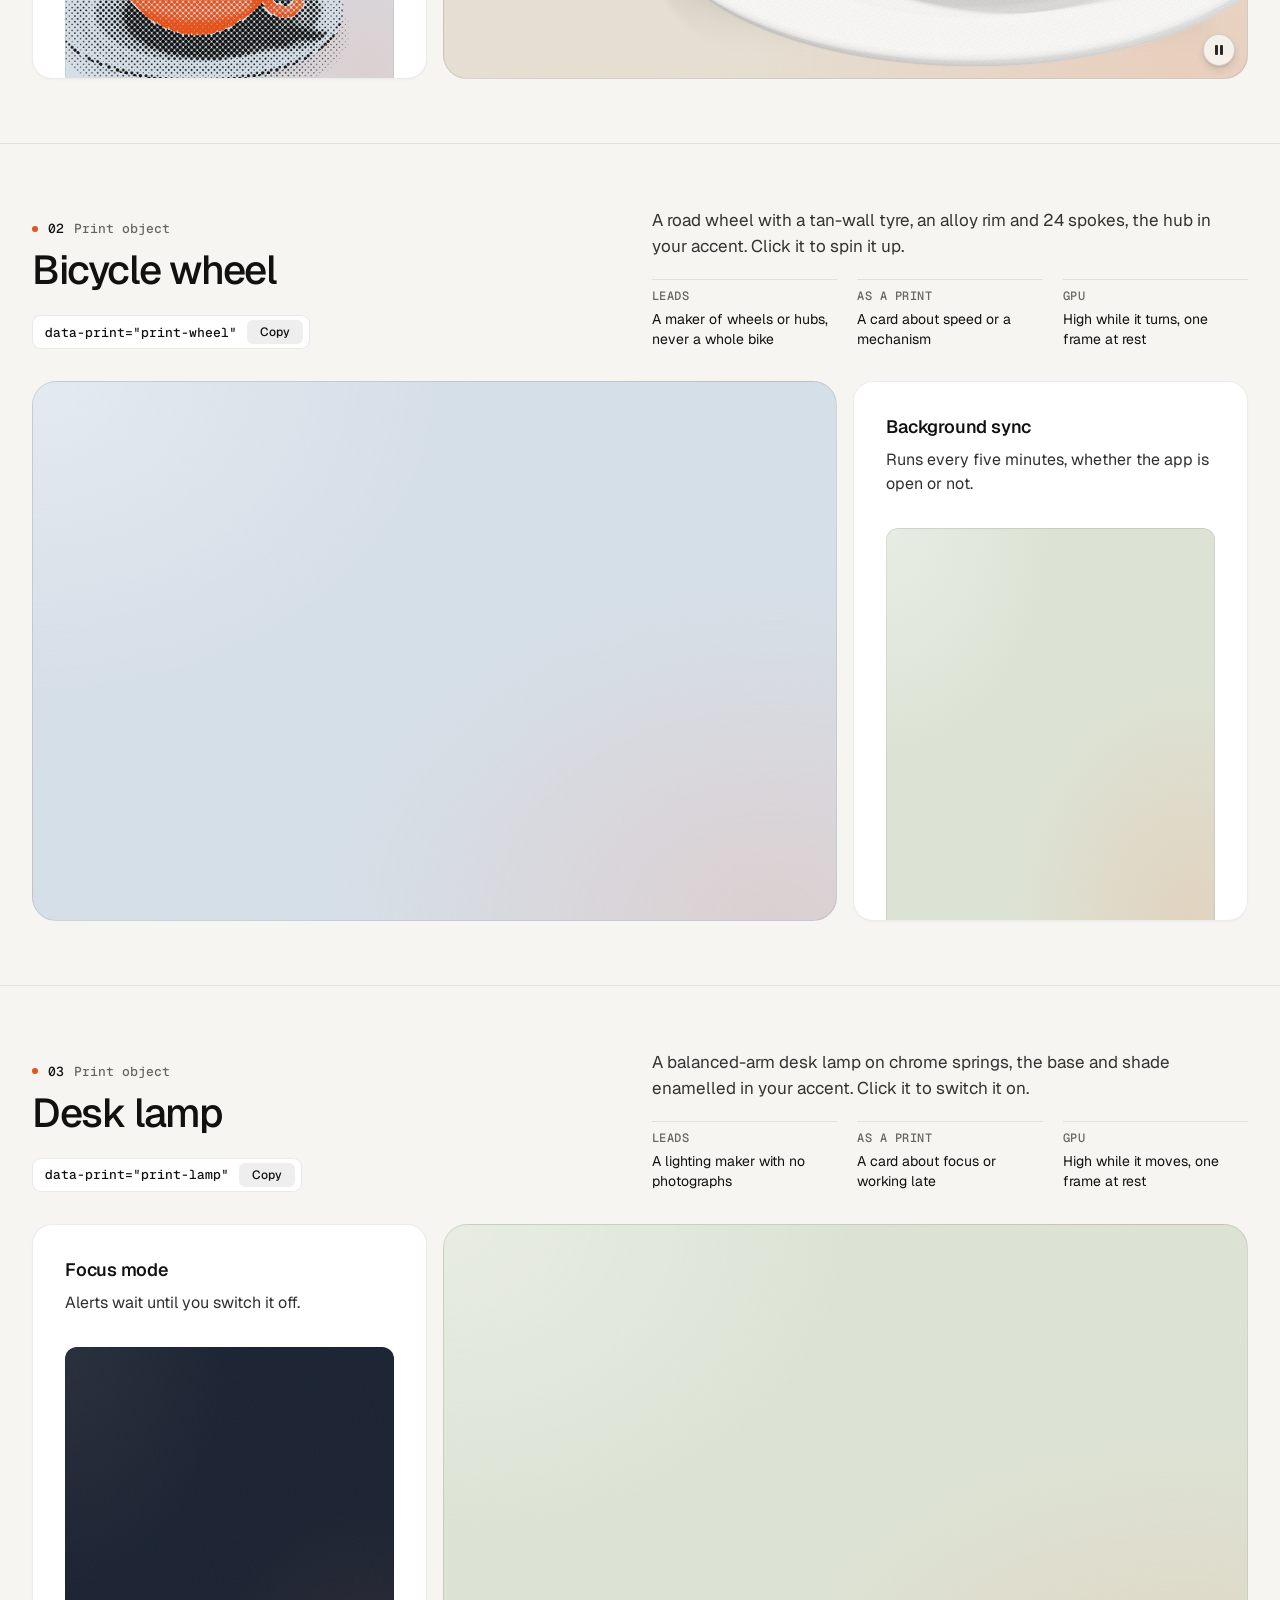
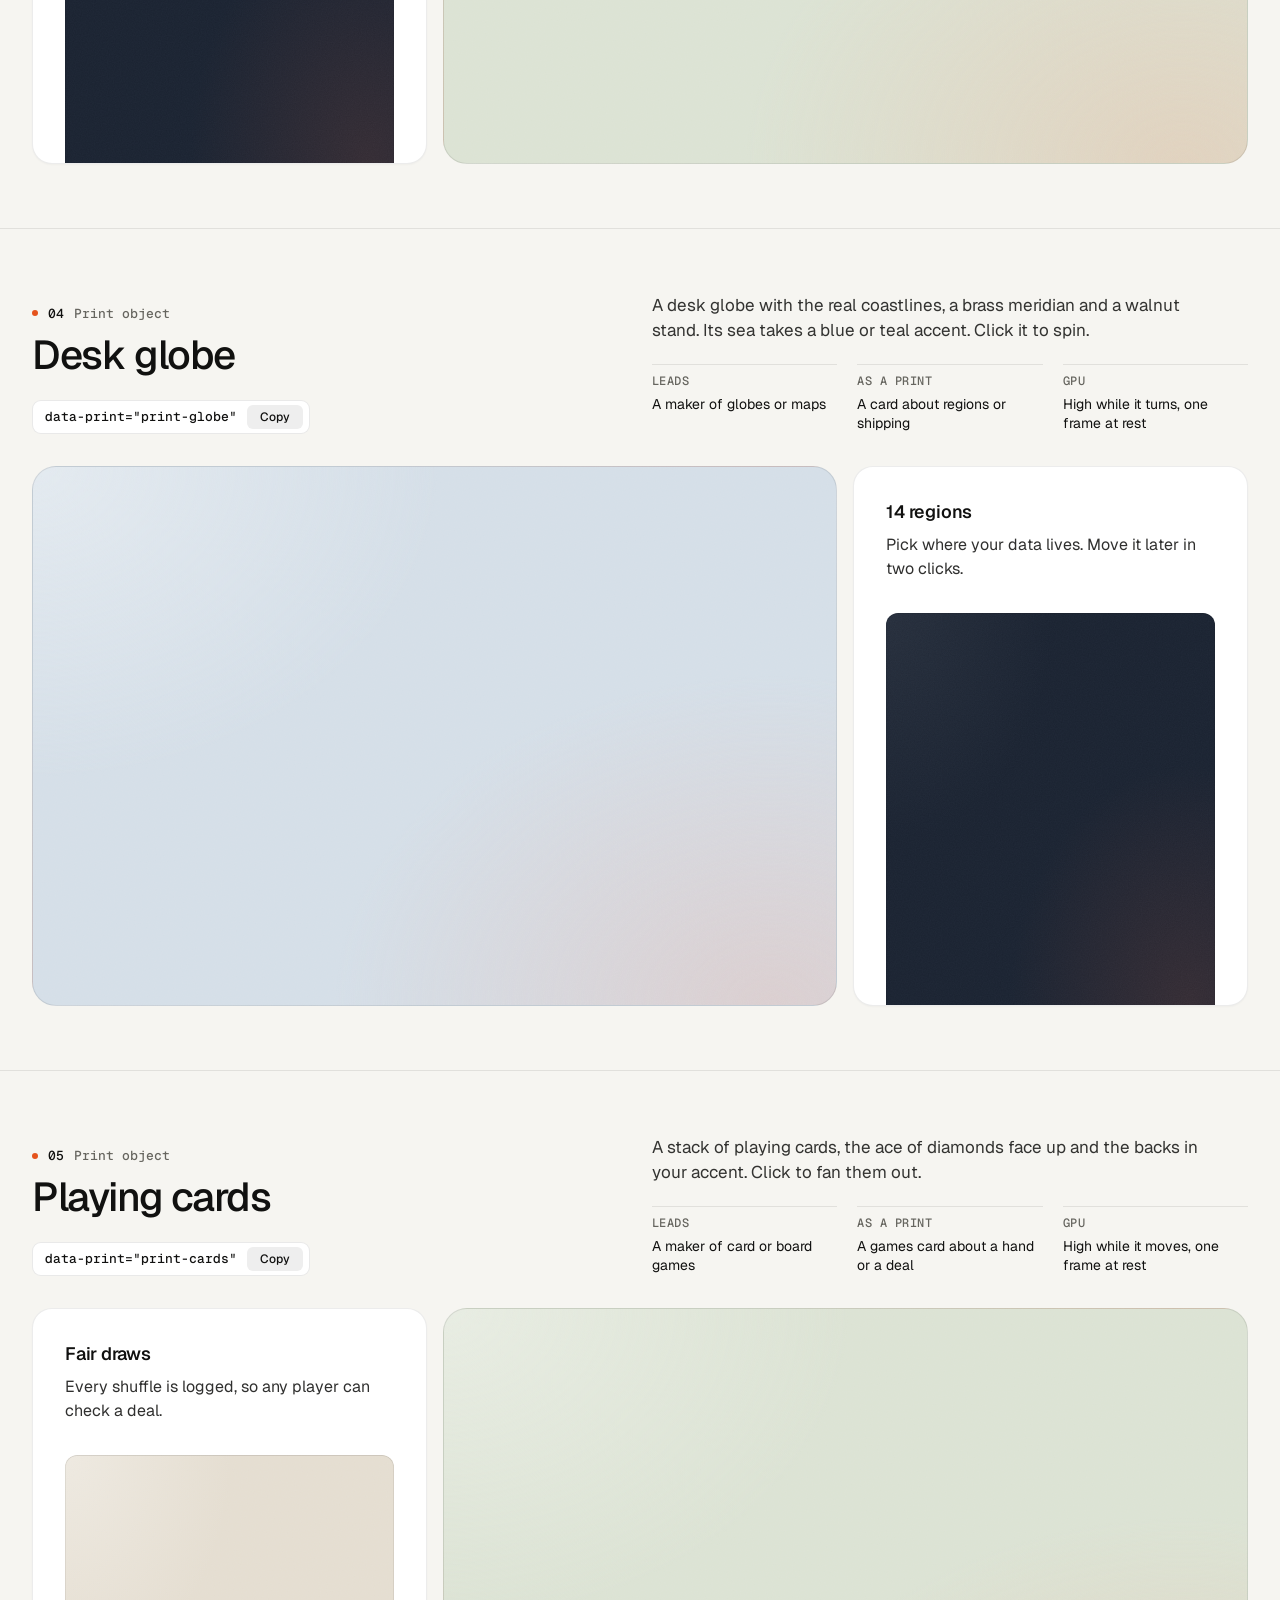
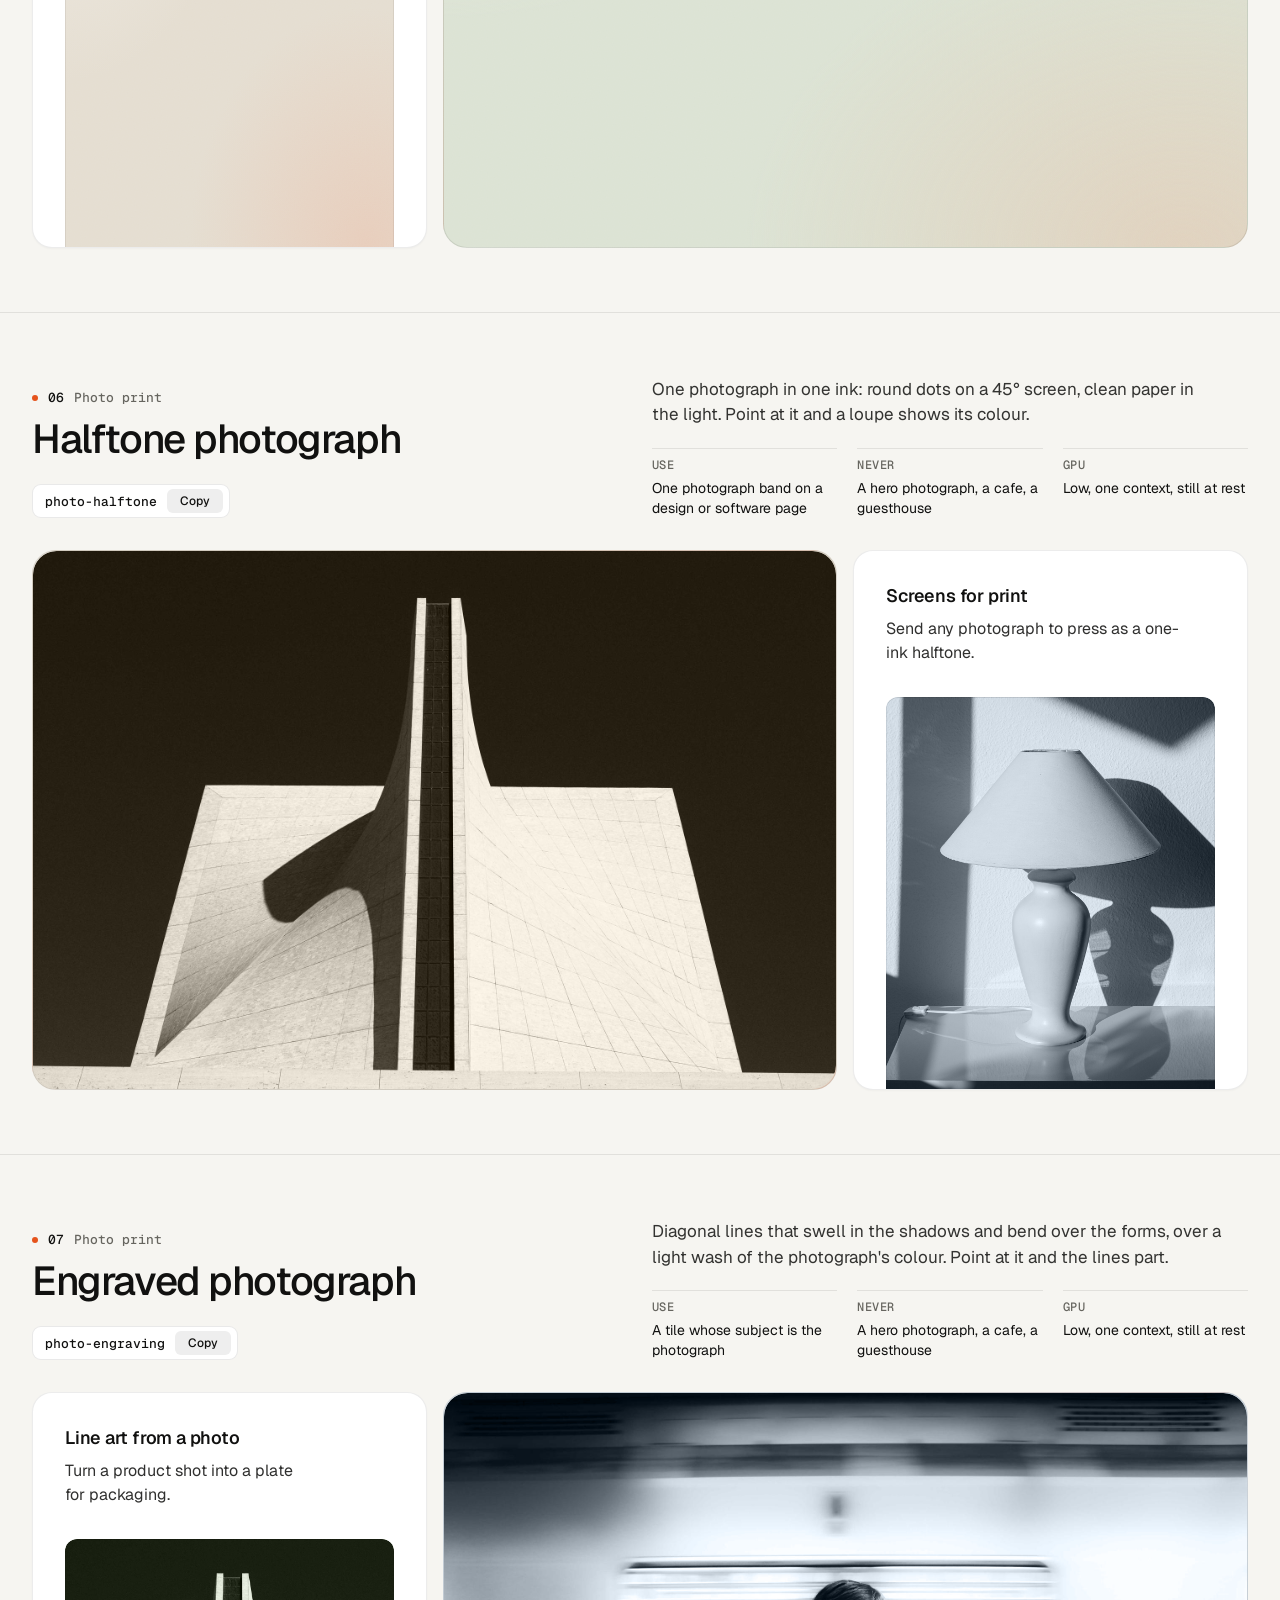
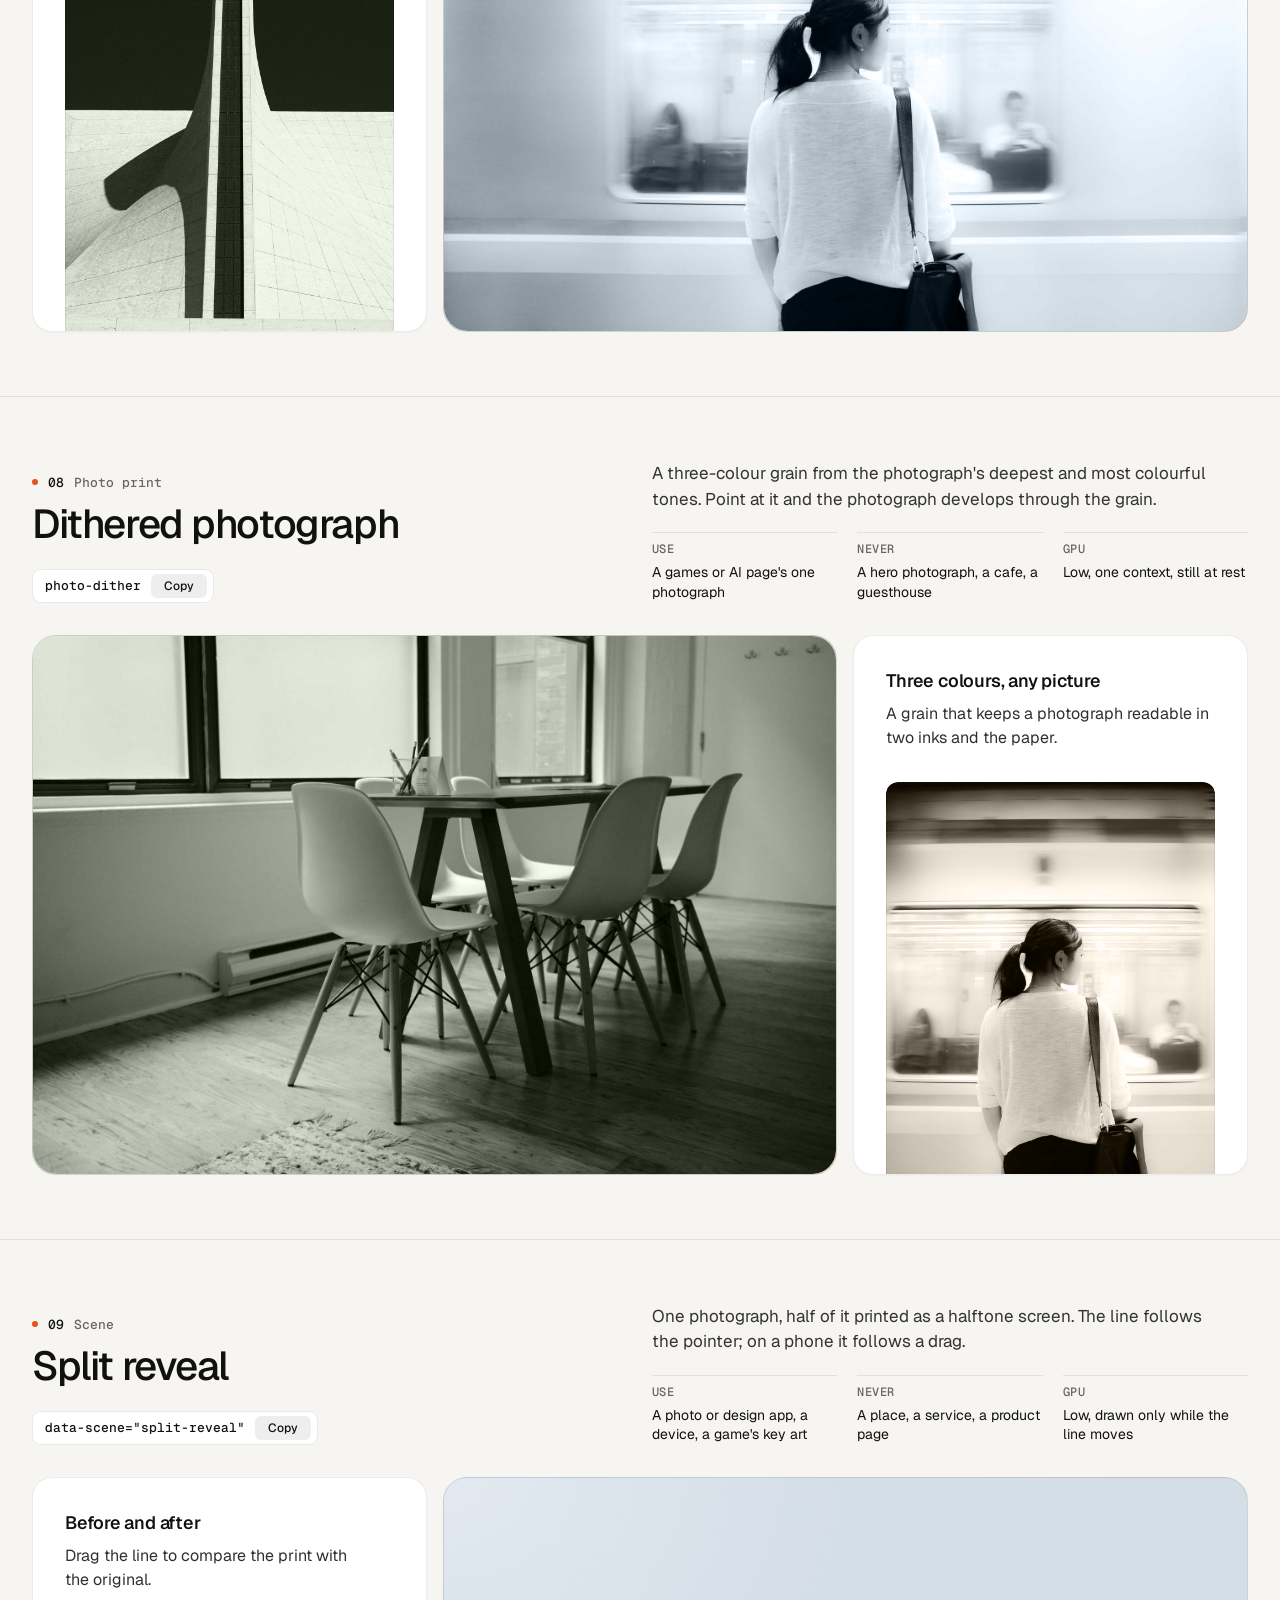
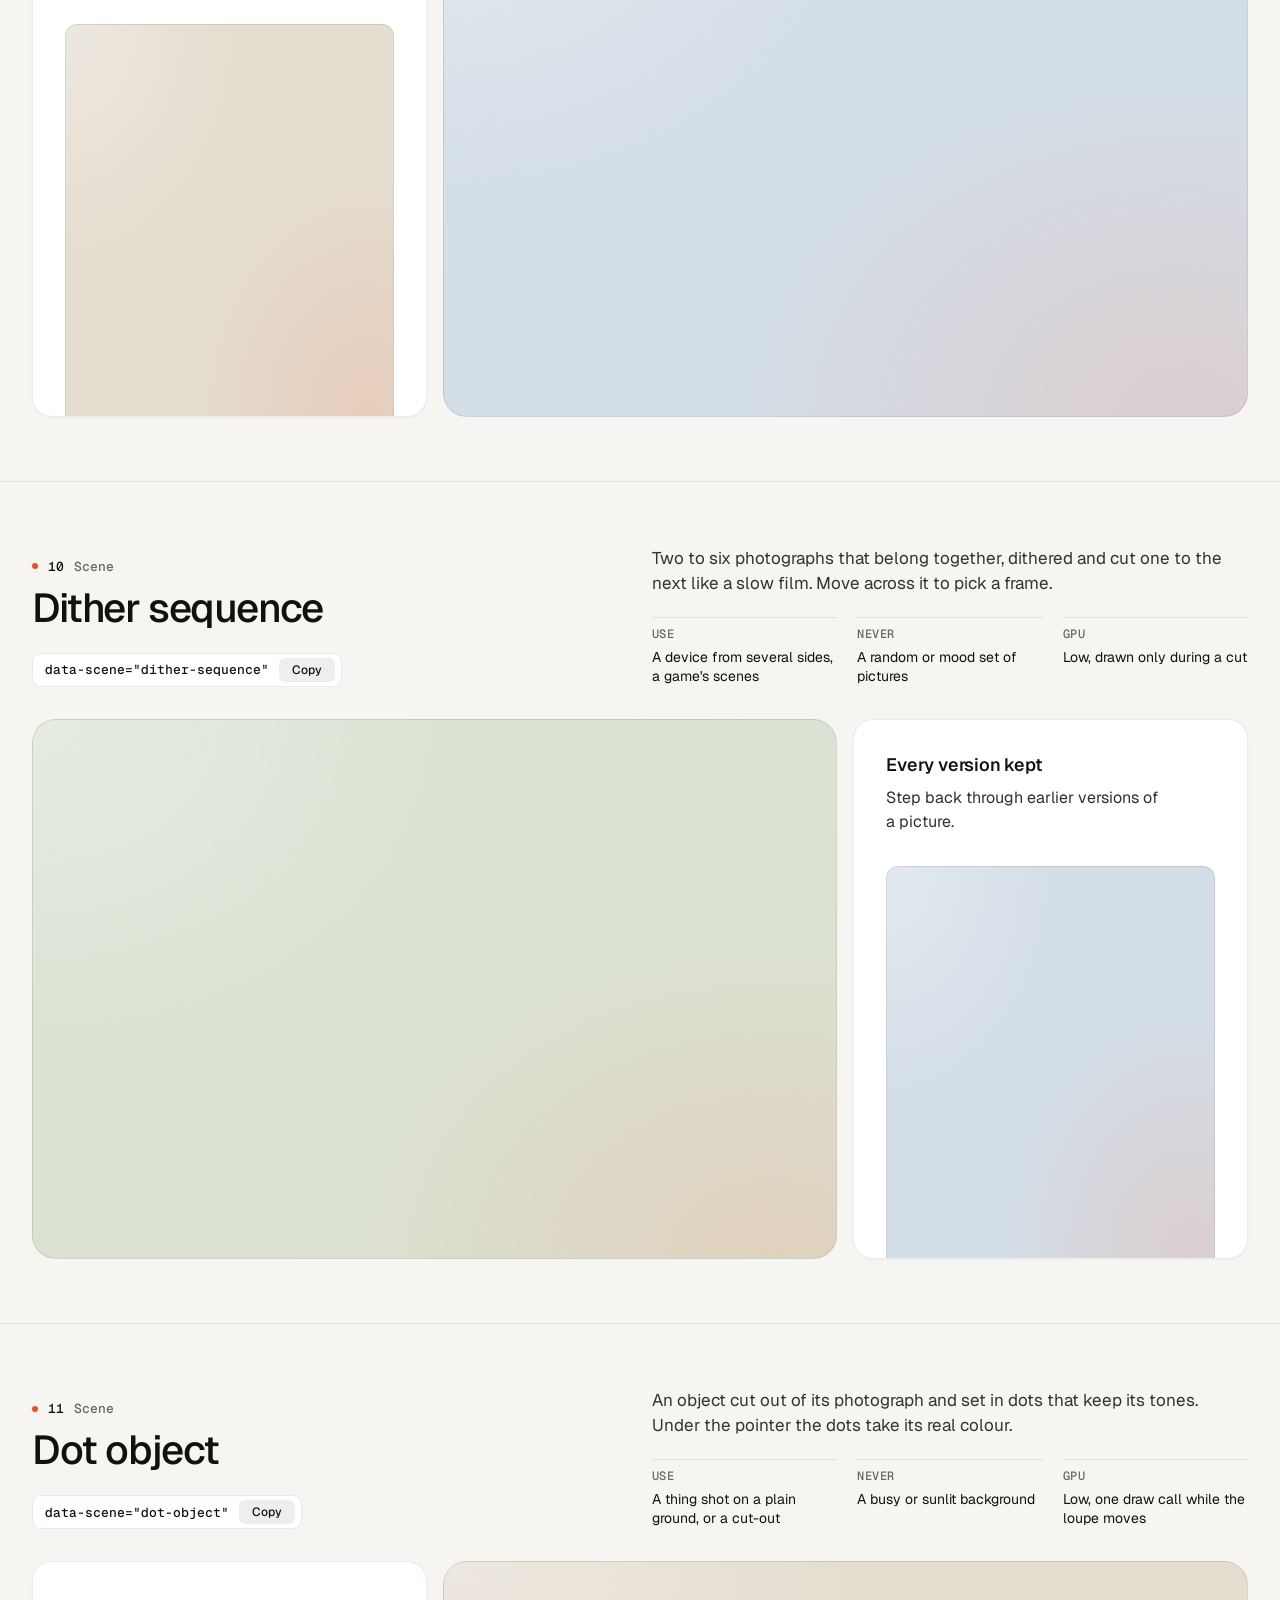
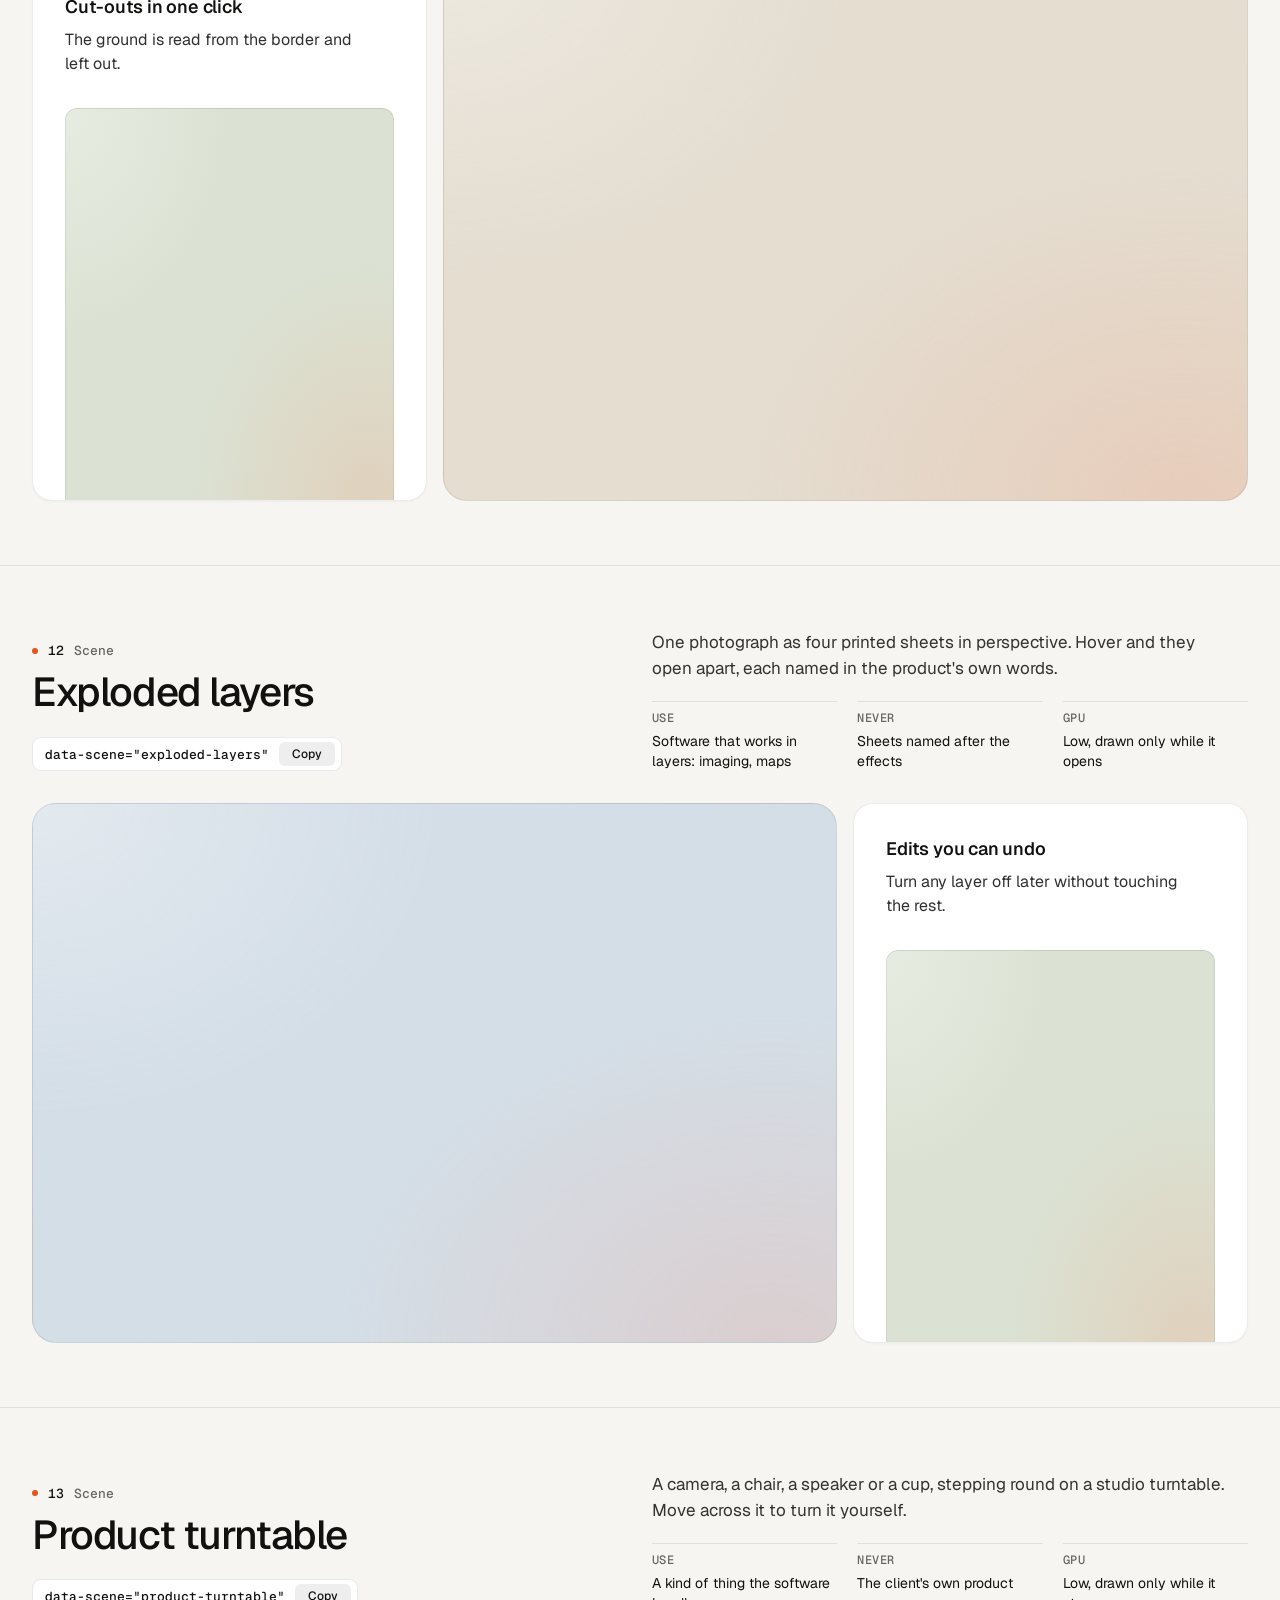
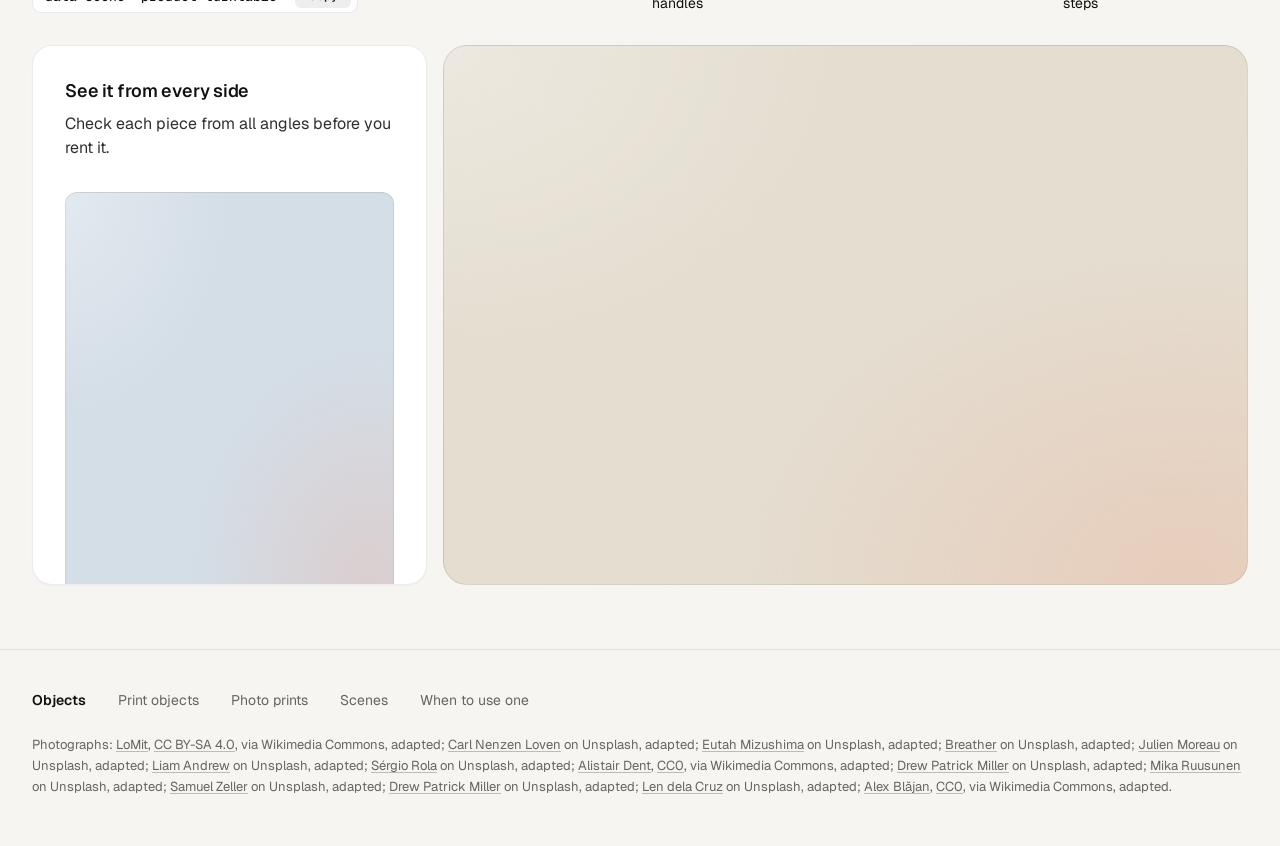
<file: .claude/skills/taste/assets/objects/index.html>
<!doctype html>
<html lang="en" data-palette="paper">
<head>
<script>window.__tpGlMax = 16;   /* a gallery shows many live effects at once; a page of a site keeps the default 4 (fx.js) */</script>
<meta charset="utf-8">
<meta name="viewport" content="width=device-width, initial-scale=1">
<title>Objects</title>
<meta name="description" content="Thirteen objects for one strong moment a page: products drawn in code, photographs printed by a shader, scenes that answer the pointer.">
<link rel="icon" href="data:,">
<link rel="preconnect" href="https://fonts.googleapis.com">
<link rel="preconnect" href="https://fonts.gstatic.com" crossorigin>
<link href="https://fonts.googleapis.com/css2?family=Geist:wght@300..700&family=Geist+Mono:wght@400;500&display=swap" rel="stylesheet">
<link rel="stylesheet" href="../ui/base.css">
<link rel="stylesheet" href="../ui/cards.css">
<style>
  /* palettes: page tokens, four grounds (--g1 sand, --g2 sky, --g3 sage, --g4 deep) and the globe's sea */
  :root {
    --font-text: "Geist", system-ui, sans-serif; --font-mono: "Geist Mono", ui-monospace, monospace;
    --ease: cubic-bezier(.2, .7, .2, 1);
    --gutter: 32px; --max: 1312px;
  }
  [data-palette="paper"] { --bg: #f6f5f1; --card: #ffffff; --surface: #ffffff; --ink: #111110; --muted: #66655f; --accent: #e5531c; --accent-ink: #ffffff;
    --g1: #e4ddd0; --g2: #d4dee7; --g3: #dbe2d3; --g4: #1a2230; --sea: #2f6aa8; --line: rgb(17 17 16 / 0.09); }
  [data-palette="stone"] { --bg: #e6e5e1; --card: #f3f2ef; --surface: #f3f2ef; --ink: #1a1b1d; --muted: #5d5e62; --accent: #2456d6; --accent-ink: #ffffff;
    --g1: #d6d5d0; --g2: #c9d4df; --g3: #dad3c6; --g4: #1d2633; --sea: #2456d6; --line: rgb(26 27 29 / 0.1); }
  [data-palette="graphite"] { --bg: #0b0b0c; --card: #141416; --surface: #141416; --ink: #f2f2ef; --muted: #96979c; --accent: #ff7a3c; --accent-ink: #120c08;
    --g1: #1e1d1b; --g2: #17202a; --g3: #1b201b; --g4: #23262c; --sea: #4f9be0; --line: rgb(242 242 239 / 0.09); }
  [data-palette="night"] { --bg: #070b14; --card: #0e1420; --surface: #0e1420; --ink: #e9edf3; --muted: #8b94a4; --accent: #5ab9fc; --accent-ink: #07101a;
    --g1: #121a29; --g2: #0f2231; --g3: #16202b; --g4: #1b2536; --sea: #5ab9fc; --line: rgb(233 237 243 / 0.09); }

  * { box-sizing: border-box; }
  html { scroll-padding-top: 64px; }
  html, body { margin: 0; }
  body { font-family: var(--font-text); background: var(--bg); color: var(--ink); -webkit-font-smoothing: antialiased; font-size: 16px; line-height: 1.5;
    transition: background-color 320ms var(--ease), color 320ms var(--ease); }
  a { color: inherit; }
  .wrap { max-width: var(--max); margin: 0 auto; padding: 0 var(--gutter); }

  /* ------------------------------------------------ the bar */
  .bar { position: sticky; top: 0; z-index: 30; background: color-mix(in oklab, var(--bg) 84%, transparent); backdrop-filter: blur(16px) saturate(1.2); border-bottom: 1px solid var(--line); }
  .bar__in { height: 64px; display: flex; align-items: center; gap: 32px; }
  .brand { display: inline-flex; align-items: center; gap: 10px; font-weight: 600; font-size: 15px; letter-spacing: -0.01em; text-decoration: none; }
  .brand svg { width: 22px; height: 22px; }
  .brand svg .a { fill: var(--accent); transition: transform 420ms var(--ease); transform-origin: 11px 11px; }
  .brand:hover svg .a { transform: rotate(90deg); }
  .nav { display: flex; gap: 24px; font-size: 14px; }
  .nav a { position: relative; text-decoration: none; color: var(--muted); transition: color 180ms ease; padding: 6px 0; }
  .nav a::after { content: ""; position: absolute; left: 0; right: 0; bottom: 0; height: 1px; background: currentColor; transform: scaleX(0); transform-origin: left; transition: transform 260ms var(--ease); }
  .nav a:hover { color: var(--ink); }
  .nav a:hover::after { transform: scaleX(1); }
  .sp { flex: 1; }
  .swatches { display: flex; align-items: center; gap: 6px; padding: 4px; border-radius: 999px; border: 1px solid var(--line); background: var(--card); }
  .sw { position: relative; width: 26px; height: 26px; border-radius: 50%; border: 0; padding: 0; cursor: pointer; background: linear-gradient(135deg, var(--s-bg) 0 50%, var(--s-ac) 50% 100%);
    box-shadow: inset 0 0 0 1px rgb(0 0 0 / 0.12); transition: transform 200ms var(--ease); }
  .sw::after { content: ""; position: absolute; inset: -3px; border-radius: 50%; box-shadow: 0 0 0 1.5px var(--ink); opacity: 0; transform: scale(0.8); transition: opacity 200ms ease, transform 260ms var(--ease); }
  .sw:hover { transform: scale(1.08); }
  .sw:active { transform: scale(0.94); }
  .sw[aria-pressed="true"]::after { opacity: 1; transform: scale(1); }
  .sw:focus-visible { outline: 2px solid var(--ink); outline-offset: 3px; }
  .sw-label { font-size: 13px; color: var(--muted); min-width: 60px; text-align: right; }

  /* ------------------------------------------------ grounds: a soft lit mesh of the ground's own tone, a fine grain */
  .gr, .card > .panel.gr { --calm-k: 0%; background-color: var(--pg);
    background-image:
      radial-gradient(80% 90% at 92% 100%, color-mix(in oklab, var(--accent) 13%, var(--pg)), transparent 68%),
      radial-gradient(70% 80% at 0% 0%, color-mix(in oklab, var(--lift, #ffffff) var(--lift-k, 34%), var(--pg)), transparent 72%); }
  .gr.dk, [data-palette="graphite"] .gr, [data-palette="night"] .gr { --lift: #ffffff; --lift-k: 6%; }
  .grain { position: absolute; inset: 0; z-index: 0; pointer-events: none; opacity: .32; mix-blend-mode: soft-light; border-radius: inherit;
    background-image: url("data:image/svg+xml;utf8,<svg xmlns='http://www.w3.org/2000/svg' width='160' height='160'><filter id='n'><feTurbulence type='fractalNoise' baseFrequency='.85' numOctaves='2' stitchTiles='stitch'/><feColorMatrix values='0 0 0 0 .5  0 0 0 0 .5  0 0 0 0 .5  0 0 0 .9 0'/></filter><rect width='100%' height='100%' filter='url(%23n)'/></svg>"); }
  .slot { position: absolute; inset: 0; z-index: 1; border-radius: inherit; }
  .slot > .host { position: absolute; inset: 0; border-radius: inherit; overflow: hidden; }

  /* ------------------------------------------------ hero */
  .hero { min-height: calc(100svh - 64px); display: grid; align-items: center; padding: 56px 0; }
  .hero__grid { display: grid; grid-template-columns: repeat(12, minmax(0, 1fr)); gap: 24px; align-items: center; }
  .hero__copy { grid-column: 1 / span 5; }
  .hero h1 { margin: 0; font-size: clamp(44px, 3.4vw + 12px, 72px); line-height: 1.02; letter-spacing: -0.045em; font-weight: 520; text-wrap: balance; }
  .hero__lede { margin: 24px 0 0; font-size: 19px; line-height: 1.5; color: var(--muted); max-width: 40ch; text-wrap: pretty; }
  .index { margin: 40px 0 0; padding: 0; list-style: none; border-top: 1px solid var(--line); max-width: 460px; }
  .index a { display: grid; grid-template-columns: 1fr auto 20px; align-items: center; gap: 16px; padding: 14px 0; border-bottom: 1px solid var(--line); text-decoration: none; font-size: 16px; font-weight: 500; }
  .index a span { font: 500 13px/1 var(--font-mono); color: var(--muted); }
  .index a svg { width: 16px; height: 16px; transition: transform 260ms var(--ease); }
  .index a:hover svg { transform: translateX(4px); }
  .hero__pics { grid-column: 7 / span 6; display: grid; grid-template-columns: 1fr 1fr; gap: 16px; height: min(70svh, 660px); min-height: 440px; }
  .pic { position: relative; overflow: clip; border-radius: 20px; border: 1px solid var(--line); isolation: isolate; }
  .pic img { position: absolute; inset: 0; width: 100%; height: 100%; object-fit: cover; object-position: 50% 42%; display: block; }
  .pic--down { margin-top: 48px; }

  /* ------------------------------------------------ an object, one screen */
  .obj { min-height: calc(100svh - 64px); display: grid; align-content: center; padding: 64px 0; border-top: 1px solid var(--line); }
  .obj__head { display: grid; grid-template-columns: repeat(12, minmax(0, 1fr)); gap: 24px; align-items: end; margin-bottom: 32px; }
  .obj__title { grid-column: 1 / span 5; }
  .obj__n { margin: 0 0 14px; font: 500 13px/1 var(--font-mono); color: var(--muted); display: flex; gap: 10px; align-items: center; }
  .obj__n b { color: var(--ink); font-weight: 500; }
  .obj__n i { width: 6px; height: 6px; border-radius: 50%; background: var(--accent); display: inline-block; }
  .obj h2 { margin: 0; font-size: clamp(34px, 1.9vw + 16px, 52px); line-height: 1.04; letter-spacing: -0.035em; font-weight: 520; text-wrap: balance; }
  .obj__about { grid-column: 7 / span 6; }
  .obj__line { margin: 0; font-size: 17px; line-height: 1.5; color: color-mix(in oklab, var(--ink) 82%, var(--bg)); max-width: 52ch; text-wrap: pretty; }
  .facts { display: grid; grid-template-columns: repeat(3, minmax(0, 1fr)); gap: 20px; margin: 20px 0 0; }
  .facts div { border-top: 1px solid var(--line); padding-top: 10px; }
  .facts dt { font: 500 12px/1 var(--font-mono); color: var(--muted); text-transform: uppercase; letter-spacing: .04em; }
  .facts dd { margin: 8px 0 0; font-size: 14px; line-height: 1.4; }
  .copy { margin-top: 24px; display: inline-flex; align-items: center; gap: 10px; height: 34px; padding: 0 6px 0 12px; border-radius: 9px; border: 1px solid var(--line);
    background: var(--card); color: var(--ink); font: 500 13px/1 var(--font-mono); cursor: pointer; transition: border-color 180ms ease, transform 160ms var(--ease); }
  .copy:hover { border-color: color-mix(in oklab, var(--ink) 24%, transparent); }
  .copy:active { transform: scale(0.97); }
  .copy:focus-visible { outline: 2px solid var(--ink); outline-offset: 2px; }
  .copy em { font-style: normal; display: inline-grid; place-items: center; height: 24px; padding: 0 8px; border-radius: 6px; background: color-mix(in oklab, var(--ink) 7%, transparent); font-family: var(--font-text); font-size: 12px; overflow: hidden; }
  .copy em span { grid-area: 1 / 1; transition: transform 260ms var(--ease), opacity 200ms ease; }
  .copy em span + span { transform: translateY(110%); opacity: 0; }
  .copy.done em span:first-child { transform: translateY(-110%); opacity: 0; }
  .copy.done em span + span { transform: none; opacity: 1; }

  .duo { display: grid; grid-template-columns: repeat(12, minmax(0, 1fr)); gap: 16px; height: clamp(400px, calc(100svh - 360px), 600px); }
  .big { grid-column: 1 / span 8; position: relative; overflow: clip; isolation: isolate; border-radius: 24px; border: 1px solid var(--line); }
  .duo .card { grid-column: 9 / span 4; }
  .obj:nth-of-type(even) .big { grid-column: 5 / span 8; grid-row: 1; }
  .obj:nth-of-type(even) .duo .card { grid-column: 1 / span 4; grid-row: 1; }
  .duo .card > .panel { flex: 1 1 auto; min-height: 0; }

  /* ------------------------------------------------ footer */
  .foot { border-top: 1px solid var(--line); padding: 40px 0 48px; font-size: 14px; color: var(--muted); }
  .foot__row { display: flex; flex-wrap: wrap; gap: 12px 32px; align-items: baseline; }
  .foot__row b { color: var(--ink); font-weight: 600; }
  .foot__row a { text-decoration: none; }
  .foot__row a:hover { color: var(--ink); }
  .credits { margin: 24px 0 0; font-size: 13px; line-height: 1.6; color: var(--muted); }
  .credits a { text-decoration: underline; text-decoration-color: color-mix(in oklab, currentColor 40%, transparent); text-underline-offset: 2px; }

  @media (max-width: 1023px) {
    .hero__copy, .hero__pics { grid-column: 1 / -1; }
    .hero__pics { height: auto; min-height: 0; }
    .pic { aspect-ratio: 3 / 4; }
    .obj__title, .obj__about { grid-column: 1 / -1; }
    .duo { height: auto; grid-template-columns: minmax(0, 1fr); }
    .big, .duo .card, .obj:nth-of-type(even) .big, .obj:nth-of-type(even) .duo .card { grid-column: 1 / -1; grid-row: auto; }
    .big { aspect-ratio: 4 / 3; }
    .duo .card > .panel { flex: none; height: 320px; }
  }
  @media (max-width: 760px) {
    :root { --gutter: 16px; }
    .nav, .sw-label { display: none; }
    .hero { padding: 32px 0 40px; }
    .hero__lede { font-size: 17px; }
    .hero__pics { gap: 10px; }
    .pic { border-radius: 16px; }
    .pic--down { margin-top: 28px; }
    .obj { padding: 72px 0; min-height: 0; }
    .obj .wrap { display: flex; flex-direction: column; }
    .obj__head, .obj__about { display: contents; }
    .obj__title { order: 1; margin-bottom: 16px; }
    .obj__line { order: 2; margin-bottom: 28px; }
    .duo { order: 3; }
    .facts { order: 4; margin-top: 28px; }
    .copy, .index { display: none; }
    .facts { grid-template-columns: minmax(0, 1fr); gap: 0; }
    .facts div { display: grid; grid-template-columns: 96px 1fr; gap: 12px; padding: 10px 0; }
    .facts dd { margin: 0; }
    .big { aspect-ratio: 4 / 5; border-radius: 18px; }
    .duo .card > .panel { height: 300px; }
  }
  @media (prefers-reduced-motion: reduce) { *, *::before, *::after { transition-duration: 0ms !important; } }
</style>
</head>
<body>
<header class="bar">
  <div class="wrap bar__in">
    <a class="brand" href="#top" aria-label="Objects, back to the top">
      <svg viewBox="0 0 22 22" aria-hidden="true"><rect x="1" y="1" width="20" height="20" rx="6" fill="currentColor"/><rect class="a" x="7" y="7" width="8" height="8" rx="2"/></svg>
      Objects
    </a>
    <nav class="nav" aria-label="Families">
      <a href="#print-cup">Print objects</a>
      <a href="#photo-halftone">Photo prints</a>
      <a href="#split-reveal">Scenes</a>
    </nav>
    <span class="sp"></span>
    <span class="sw-label" id="sw-label">Paper</span>
    <div class="swatches" role="group" aria-label="Palette">
      <button type="button" class="sw" data-pal="paper" aria-label="Paper" aria-pressed="true" style="--s-bg:#f6f5f1;--s-ac:#e5531c"></button>
      <button type="button" class="sw" data-pal="stone" aria-label="Stone" aria-pressed="false" style="--s-bg:#e6e5e1;--s-ac:#2456d6"></button>
      <button type="button" class="sw" data-pal="graphite" aria-label="Graphite" aria-pressed="false" style="--s-bg:#141416;--s-ac:#ff7a3c"></button>
      <button type="button" class="sw" data-pal="night" aria-label="Night" aria-pressed="false" style="--s-bg:#0e1420;--s-ac:#5ab9fc"></button>
    </div>
  </div>
</header>

<main id="top">
  <section class="hero">
    <div class="wrap hero__grid">
      <div class="hero__copy">
        <h1>Objects for one strong moment a page.</h1>
        <p class="hero__lede">Products drawn in code, photographs printed by a shader, and scenes that answer the pointer. A photograph leads where there is one. An object leads where there is none.</p>
        <ul class="index">
          <li><a href="#print-cup">Print objects <span>05</span><svg viewBox="0 0 16 16" fill="none" stroke="currentColor" stroke-width="1.5" aria-hidden="true"><path d="M3 8h10M9 4l4 4-4 4"/></svg></a></li>
          <li><a href="#photo-halftone">Photo prints <span>03</span><svg viewBox="0 0 16 16" fill="none" stroke="currentColor" stroke-width="1.5" aria-hidden="true"><path d="M3 8h10M9 4l4 4-4 4"/></svg></a></li>
          <li><a href="#split-reveal">Scenes <span>05</span><svg viewBox="0 0 16 16" fill="none" stroke="currentColor" stroke-width="1.5" aria-hidden="true"><path d="M3 8h10M9 4l4 4-4 4"/></svg></a></li>
        </ul>
      </div>
      <div class="hero__pics">
        <div class="pic"><img src="photo-kit/photos/lamp.jpg" width="1280" height="1757" alt="Cream ceramic table lamp on a glossy side table in low sun" decoding="async"></div>
        <article class="pic pic--down gr" style="--pg: var(--g1)" aria-label="A balanced-arm desk lamp">
          <div class="grain"></div>
          <div class="slot" data-slot='{"kind":"print","id":"print-lamp","place":"card","ground":"g1","params":{"size":1.06,"x":-0.08,"y":-0.2}}'></div>
        </article>
      </div>
    </div>
  </section>

  <!-- ===================================================== print objects -->
  <section class="obj" id="print-cup">
    <div class="wrap">
      <div class="obj__head">
        <div class="obj__title"><p class="obj__n"><i></i><b>01</b> Print object</p><h2>Cup and saucer</h2>
          <button type="button" class="copy" data-copy='<div data-print="print-cup" data-print-place="card"></div>'>data-print="print-cup"<em><span>Copy</span><span>Copied</span></em></button></div>
        <div class="obj__about">
          <p class="obj__line">A porcelain cup of coffee on its saucer, the glaze in your accent. Click it to stir.</p>
          <dl class="facts"><div><dt>Leads</dt><dd>A tableware maker with no photographs</dd></div><div><dt>As a print</dt><dd>A software card about a morning</dd></div><div><dt>GPU</dt><dd>High while it turns, one frame at rest</dd></div></dl>
        </div>
      </div>
      <div class="duo">
        <article class="big gr" style="--pg: var(--g1)"><div class="grain"></div>
          <div class="slot" data-slot='{"kind":"print","id":"print-cup","place":"hero","ground":"g1","params":{"size":0.96,"x":0.16,"y":-0.04}}'></div></article>
        <article class="card"><h3>Morning digest</h3><p>One email at 8:00 with everything that changed overnight.</p>
          <div class="panel gr" style="--pg: var(--g2)"><div class="grain"></div>
            <div class="slot" data-slot='{"kind":"print","id":"print-cup","place":"card","ground":"g2","params":{"effect":"halftone","turn":0}}'></div></div></article>
      </div>
    </div>
  </section>

  <section class="obj" id="print-wheel">
    <div class="wrap">
      <div class="obj__head">
        <div class="obj__title"><p class="obj__n"><i></i><b>02</b> Print object</p><h2>Bicycle wheel</h2>
          <button type="button" class="copy" data-copy='<div data-print="print-wheel" data-print-place="card"></div>'>data-print="print-wheel"<em><span>Copy</span><span>Copied</span></em></button></div>
        <div class="obj__about">
          <p class="obj__line">A road wheel with a tan-wall tyre, an alloy rim and 24 spokes, the hub in your accent. Click it to spin it up.</p>
          <dl class="facts"><div><dt>Leads</dt><dd>A maker of wheels or hubs, never a whole bike</dd></div><div><dt>As a print</dt><dd>A card about speed or a mechanism</dd></div><div><dt>GPU</dt><dd>High while it turns, one frame at rest</dd></div></dl>
        </div>
      </div>
      <div class="duo">
        <article class="big gr" style="--pg: var(--g2)"><div class="grain"></div>
          <div class="slot" data-slot='{"kind":"print","id":"print-wheel","place":"card","ground":"g2","params":{"size":1.34,"x":-0.08,"y":-0.3}}'></div></article>
        <article class="card"><h3>Background sync</h3><p>Runs every five minutes, whether the app is open or not.</p>
          <div class="panel gr" style="--pg: var(--g3)"><div class="grain"></div>
            <div class="slot" data-slot='{"kind":"print","id":"print-wheel","place":"card","ground":"g3","params":{"effect":"halftone","turn":0}}'></div></div></article>
      </div>
    </div>
  </section>

  <section class="obj" id="print-lamp">
    <div class="wrap">
      <div class="obj__head">
        <div class="obj__title"><p class="obj__n"><i></i><b>03</b> Print object</p><h2>Desk lamp</h2>
          <button type="button" class="copy" data-copy='<div data-print="print-lamp" data-print-place="card"></div>'>data-print="print-lamp"<em><span>Copy</span><span>Copied</span></em></button></div>
        <div class="obj__about">
          <p class="obj__line">A balanced-arm desk lamp on chrome springs, the base and shade enamelled in your accent. Click it to switch it on.</p>
          <dl class="facts"><div><dt>Leads</dt><dd>A lighting maker with no photographs</dd></div><div><dt>As a print</dt><dd>A card about focus or working late</dd></div><div><dt>GPU</dt><dd>High while it moves, one frame at rest</dd></div></dl>
        </div>
      </div>
      <div class="duo">
        <article class="big gr" style="--pg: var(--g3)"><div class="grain"></div>
          <div class="slot" data-slot='{"kind":"print","id":"print-lamp","place":"hero","ground":"g3","params":{"size":0.98,"x":0.14,"y":-0.06,"angle":-24}}'></div></article>
        <article class="card"><h3>Focus mode</h3><p>Alerts wait until you switch it off.</p>
          <div class="panel gr dk" style="--pg: var(--g4)"><div class="grain"></div>
            <div class="slot" data-slot='{"kind":"print","id":"print-lamp","place":"card","ground":"g4","params":{"effect":"dither","step":1,"turn":0}}' aria-label="A desk lamp, switched on"></div></div></article>
      </div>
    </div>
  </section>

  <section class="obj" id="print-globe">
    <div class="wrap">
      <div class="obj__head">
        <div class="obj__title"><p class="obj__n"><i></i><b>04</b> Print object</p><h2>Desk globe</h2>
          <button type="button" class="copy" data-copy='<div data-print="print-globe" data-print-place="card" data-print-params=&apos;{"effect":"engrave"}&apos;></div>'>data-print="print-globe"<em><span>Copy</span><span>Copied</span></em></button></div>
        <div class="obj__about">
          <p class="obj__line">A desk globe with the real coastlines, a brass meridian and a walnut stand. Its sea takes a blue or teal accent. Click it to spin.</p>
          <dl class="facts"><div><dt>Leads</dt><dd>A maker of globes or maps</dd></div><div><dt>As a print</dt><dd>A card about regions or shipping</dd></div><div><dt>GPU</dt><dd>High while it turns, one frame at rest</dd></div></dl>
        </div>
      </div>
      <div class="duo">
        <article class="big gr" style="--pg: var(--g2)"><div class="grain"></div>
          <div class="slot" data-slot='{"kind":"print","id":"print-globe","place":"card","ground":"g2","sea":true,"params":{"size":1.3,"x":-0.1,"y":-0.3}}'></div></article>
        <article class="card"><h3>14 regions</h3><p>Pick where your data lives. Move it later in two clicks.</p>
          <div class="panel gr dk" style="--pg: var(--g4)"><div class="grain"></div>
            <div class="slot" data-slot='{"kind":"print","id":"print-globe","place":"card","ground":"g4","sea":true,"params":{"effect":"engrave","turn":0}}'></div></div></article>
      </div>
    </div>
  </section>

  <section class="obj" id="print-cards">
    <div class="wrap">
      <div class="obj__head">
        <div class="obj__title"><p class="obj__n"><i></i><b>05</b> Print object</p><h2>Playing cards</h2>
          <button type="button" class="copy" data-copy='<div data-print="print-cards" data-print-place="card"></div>'>data-print="print-cards"<em><span>Copy</span><span>Copied</span></em></button></div>
        <div class="obj__about">
          <p class="obj__line">A stack of playing cards, the ace of diamonds face up and the backs in your accent. Click to fan them out.</p>
          <dl class="facts"><div><dt>Leads</dt><dd>A maker of card or board games</dd></div><div><dt>As a print</dt><dd>A games card about a hand or a deal</dd></div><div><dt>GPU</dt><dd>High while it moves, one frame at rest</dd></div></dl>
        </div>
      </div>
      <div class="duo">
        <article class="big gr" style="--pg: var(--g3)"><div class="grain"></div>
          <div class="slot" data-slot='{"kind":"print","id":"print-cards","place":"hero","ground":"g3","params":{"size":0.98,"x":0.16,"y":-0.04}}'></div></article>
        <article class="card"><h3>Fair draws</h3><p>Every shuffle is logged, so any player can check a deal.</p>
          <div class="panel gr" style="--pg: var(--g1)"><div class="grain"></div>
            <div class="slot" data-slot='{"kind":"print","id":"print-cards","place":"card","ground":"g1","params":{"effect":"halftone","turn":0}}'></div></div></article>
      </div>
    </div>
  </section>

  <!-- ===================================================== photo prints -->
  <section class="obj" id="photo-halftone">
    <div class="wrap">
      <div class="obj__head">
        <div class="obj__title"><p class="obj__n"><i></i><b>06</b> Photo print</p><h2>Halftone photograph</h2>
          <button type="button" class="copy" data-copy="import print from './assets/objects/photo-halftone/object.js'; print.mount(frame, { palette: fx.readPalette(frame) });">photo-halftone<em><span>Copy</span><span>Copied</span></em></button></div>
        <div class="obj__about">
          <p class="obj__line">One photograph in one ink: round dots on a 45° screen, clean paper in the light. Point at it and a loupe shows its colour.</p>
          <dl class="facts"><div><dt>Use</dt><dd>One photograph band on a design or software page</dd></div><div><dt>Never</dt><dd>A hero photograph, a cafe, a guesthouse</dd></div><div><dt>GPU</dt><dd>Low, one context, still at rest</dd></div></dl>
        </div>
      </div>
      <div class="duo">
        <article class="big gr" style="--pg: var(--g1)">
          <div class="slot" data-slot='{"kind":"photo","id":"photo-halftone","ground":"g1","photo":"concrete"}'></div></article>
        <article class="card"><h3>Screens for print</h3><p>Send any photograph to press as a one-ink halftone.</p>
          <div class="panel gr" style="--pg: var(--g2)">
            <div class="slot" data-slot='{"kind":"photo","id":"photo-halftone","ground":"g2","photo":"lamp","params":{"tint":1}}'></div></div></article>
      </div>
    </div>
  </section>

  <section class="obj" id="photo-engraving">
    <div class="wrap">
      <div class="obj__head">
        <div class="obj__title"><p class="obj__n"><i></i><b>07</b> Photo print</p><h2>Engraved photograph</h2>
          <button type="button" class="copy" data-copy="import print from './assets/objects/photo-engraving/object.js'; print.mount(frame, { palette: fx.readPalette(frame) });">photo-engraving<em><span>Copy</span><span>Copied</span></em></button></div>
        <div class="obj__about">
          <p class="obj__line">Diagonal lines that swell in the shadows and bend over the forms, over a light wash of the photograph's colour. Point at it and the lines part.</p>
          <dl class="facts"><div><dt>Use</dt><dd>A tile whose subject is the photograph</dd></div><div><dt>Never</dt><dd>A hero photograph, a cafe, a guesthouse</dd></div><div><dt>GPU</dt><dd>Low, one context, still at rest</dd></div></dl>
        </div>
      </div>
      <div class="duo">
        <article class="big gr" style="--pg: var(--g2)">
          <div class="slot" data-slot='{"kind":"photo","id":"photo-engraving","ground":"g2","photo":"platform","photoDark":"concrete"}'></div></article>
        <article class="card"><h3>Line art from a photo</h3><p>Turn a product shot into a plate for packaging.</p>
          <div class="panel gr" style="--pg: var(--g3)">
            <div class="slot" data-slot='{"kind":"photo","id":"photo-engraving","ground":"g3","photo":"concrete","photoDark":"room"}'></div></div></article>
      </div>
    </div>
  </section>

  <section class="obj" id="photo-dither">
    <div class="wrap">
      <div class="obj__head">
        <div class="obj__title"><p class="obj__n"><i></i><b>08</b> Photo print</p><h2>Dithered photograph</h2>
          <button type="button" class="copy" data-copy="import print from './assets/objects/photo-dither/object.js'; print.mount(frame, { palette: fx.readPalette(frame) });">photo-dither<em><span>Copy</span><span>Copied</span></em></button></div>
        <div class="obj__about">
          <p class="obj__line">A three-colour grain from the photograph's deepest and most colourful tones. Point at it and the photograph develops through the grain.</p>
          <dl class="facts"><div><dt>Use</dt><dd>A games or AI page's one photograph</dd></div><div><dt>Never</dt><dd>A hero photograph, a cafe, a guesthouse</dd></div><div><dt>GPU</dt><dd>Low, one context, still at rest</dd></div></dl>
        </div>
      </div>
      <div class="duo">
        <article class="big gr" style="--pg: var(--g3)">
          <div class="slot" data-slot='{"kind":"photo","id":"photo-dither","ground":"g3","photo":"room"}'></div></article>
        <article class="card"><h3>Three colours, any picture</h3><p>A grain that keeps a photograph readable in two inks and the paper.</p>
          <div class="panel gr" style="--pg: var(--g1)">
            <div class="slot" data-slot='{"kind":"photo","id":"photo-dither","ground":"g1","photo":"platform"}'></div></div></article>
      </div>
    </div>
  </section>

  <!-- ===================================================== scenes -->
  <section class="obj" id="split-reveal">
    <div class="wrap">
      <div class="obj__head">
        <div class="obj__title"><p class="obj__n"><i></i><b>09</b> Scene</p><h2>Split reveal</h2>
          <button type="button" class="copy" data-copy='<div data-scene="split-reveal" data-scene-src="assets/img/photo.jpg"></div>'>data-scene="split-reveal"<em><span>Copy</span><span>Copied</span></em></button></div>
        <div class="obj__about">
          <p class="obj__line">One photograph, half of it printed as a halftone screen. The line follows the pointer; on a phone it follows a drag.</p>
          <dl class="facts"><div><dt>Use</dt><dd>A photo or design app, a device, a game's key art</dd></div><div><dt>Never</dt><dd>A place, a service, a product page</dd></div><div><dt>GPU</dt><dd>Low, drawn only while the line moves</dd></div></dl>
        </div>
      </div>
      <div class="duo">
        <article class="big gr" style="--pg: var(--g2)">
          <div class="slot" data-slot='{"kind":"scene","id":"split-reveal","ground":"g2","src":"default"}'></div></article>
        <article class="card"><h3>Before and after</h3><p>Drag the line to compare the print with the original.</p>
          <div class="panel gr" style="--pg: var(--g1)">
            <div class="slot" data-slot='{"kind":"scene","id":"split-reveal","ground":"g1","src":"roof","params":{"side":"right","split":0.42}}'></div></div></article>
      </div>
    </div>
  </section>

  <section class="obj" id="dither-sequence">
    <div class="wrap">
      <div class="obj__head">
        <div class="obj__title"><p class="obj__n"><i></i><b>10</b> Scene</p><h2>Dither sequence</h2>
          <button type="button" class="copy" data-copy='<div data-scene="dither-sequence" data-scene-src=&apos;[{"src":"a.jpg"},{"src":"b.jpg"}]&apos;></div>'>data-scene="dither-sequence"<em><span>Copy</span><span>Copied</span></em></button></div>
        <div class="obj__about">
          <p class="obj__line">Two to six photographs that belong together, dithered and cut one to the next like a slow film. Move across it to pick a frame.</p>
          <dl class="facts"><div><dt>Use</dt><dd>A device from several sides, a game's scenes</dd></div><div><dt>Never</dt><dd>A random or mood set of pictures</dd></div><div><dt>GPU</dt><dd>Low, drawn only during a cut</dd></div></dl>
        </div>
      </div>
      <div class="duo">
        <article class="big gr" style="--pg: var(--g3)">
          <div class="slot" data-slot='{"kind":"scene","id":"dither-sequence","ground":"g3","src":"default"}'></div></article>
        <article class="card"><h3>Every version kept</h3><p>Step back through earlier versions of a picture.</p>
          <div class="panel gr" style="--pg: var(--g2)">
            <div class="slot" data-slot='{"kind":"scene","id":"dither-sequence","ground":"g2","src":"spirals","params":{"fit":"contain","autoplay":0}}'></div></div></article>
      </div>
    </div>
  </section>

  <section class="obj" id="dot-object">
    <div class="wrap">
      <div class="obj__head">
        <div class="obj__title"><p class="obj__n"><i></i><b>11</b> Scene</p><h2>Dot object</h2>
          <button type="button" class="copy" data-copy='<div data-scene="dot-object" data-scene-src="assets/img/object-on-white.jpg"></div>'>data-scene="dot-object"<em><span>Copy</span><span>Copied</span></em></button></div>
        <div class="obj__about">
          <p class="obj__line">An object cut out of its photograph and set in dots that keep its tones. Under the pointer the dots take its real colour.</p>
          <dl class="facts"><div><dt>Use</dt><dd>A thing shot on a plain ground, or a cut-out</dd></div><div><dt>Never</dt><dd>A busy or sunlit background</dd></div><div><dt>GPU</dt><dd>Low, one draw call while the loupe moves</dd></div></dl>
        </div>
      </div>
      <div class="duo">
        <article class="big gr" style="--pg: var(--g1)">
          <div class="slot" data-slot='{"kind":"scene","id":"dot-object","ground":"g1","src":"default"}'></div></article>
        <article class="card"><h3>Cut-outs in one click</h3><p>The ground is read from the border and left out.</p>
          <div class="panel gr" style="--pg: var(--g3)">
            <div class="slot" data-slot='{"kind":"scene","id":"dot-object","ground":"g3","src":"dahlia"}'></div></div></article>
      </div>
    </div>
  </section>

  <section class="obj" id="exploded-layers">
    <div class="wrap">
      <div class="obj__head">
        <div class="obj__title"><p class="obj__n"><i></i><b>12</b> Scene</p><h2>Exploded layers</h2>
          <button type="button" class="copy" data-copy='<div data-scene="exploded-layers" data-scene-src="assets/img/photo.jpg" data-scene-params=&apos;{"names":["Photo","Colour","Light","Depth"]}&apos;></div>'>data-scene="exploded-layers"<em><span>Copy</span><span>Copied</span></em></button></div>
        <div class="obj__about">
          <p class="obj__line">One photograph as four printed sheets in perspective. Hover and they open apart, each named in the product's own words.</p>
          <dl class="facts"><div><dt>Use</dt><dd>Software that works in layers: imaging, maps</dd></div><div><dt>Never</dt><dd>Sheets named after the effects</dd></div><div><dt>GPU</dt><dd>Low, drawn only while it opens</dd></div></dl>
        </div>
      </div>
      <div class="duo">
        <article class="big gr" style="--pg: var(--g2)">
          <div class="slot" data-slot='{"kind":"scene","id":"exploded-layers","ground":"g2","src":"default","params":{"names":["Photo","Colour","Light","Depth"]}}'></div></article>
        <article class="card"><h3>Edits you can undo</h3><p>Turn any layer off later without touching the rest.</p>
          <div class="panel gr" style="--pg: var(--g3)">
            <div class="slot" data-slot='{"kind":"scene","id":"exploded-layers","ground":"g3","src":"lattice"}'></div></div></article>
      </div>
    </div>
  </section>

  <section class="obj" id="product-turntable">
    <div class="wrap">
      <div class="obj__head">
        <div class="obj__title"><p class="obj__n"><i></i><b>13</b> Scene</p><h2>Product turntable</h2>
          <button type="button" class="copy" data-copy='<div data-scene="product-turntable" data-scene-params=&apos;{"form":"chair"}&apos;></div>'>data-scene="product-turntable"<em><span>Copy</span><span>Copied</span></em></button></div>
        <div class="obj__about">
          <p class="obj__line">A camera, a chair, a speaker or a cup, stepping round on a studio turntable. Move across it to turn it yourself.</p>
          <dl class="facts"><div><dt>Use</dt><dd>A kind of thing the software handles</dd></div><div><dt>Never</dt><dd>The client's own product</dd></div><div><dt>GPU</dt><dd>Low, drawn only while it steps</dd></div></dl>
        </div>
      </div>
      <div class="duo">
        <article class="big gr" style="--pg: var(--g1)">
          <div class="slot" data-slot='{"kind":"scene","id":"product-turntable","ground":"g1","params":{"form":"camera"}}' aria-label="A camera on a turntable"></div></article>
        <article class="card"><h3>See it from every side</h3><p>Check each piece from all angles before you rent it.</p>
          <div class="panel gr" style="--pg: var(--g2)">
            <div class="slot" data-slot='{"kind":"scene","id":"product-turntable","ground":"g2","params":{"form":"chair","start":-40,"autoplay":0}}' aria-label="A side chair"></div></div></article>
      </div>
    </div>
  </section>
</main>

<footer class="foot">
  <div class="wrap">
    <div class="foot__row">
      <b>Objects</b>
      <a href="_print-core/README.md">Print objects</a>
      <a href="photo-kit/README.md">Photo prints</a>
      <a href="_scenes/README.md">Scenes</a>
      <a href="../../references/effects-objects.md">When to use one</a>
    </div>
    <p class="credits" id="credits"></p>
  </div>
</footer>

<script type="module">
  /*
    The showcase's own mounting: every [data-slot] mounts when it comes near the screen and is destroyed
    when it leaves, and never more than MAX are mounted at once, so the page holds at most 4 live WebGL
    contexts (each mounted object holds one at most; still print objects hold none).
  */
  import fx from '../effects/fx.js';
  import { creditsLine } from './photo-kit/photo.js';
  import { DEFAULT_PHOTO as SPLIT } from './split-reveal/object.js';
  import { DEFAULT_SEQUENCE } from './dither-sequence/object.js';
  import { DEFAULT_PHOTO as TULIP } from './dot-object/object.js';
  import { DEFAULT_PHOTO as MIXER } from './exploded-layers/object.js';

  const MAX = 4, CAP = { print: 4, photo: 3, scene: 4 };
  const root = document.documentElement;
  const q = new URLSearchParams(location.search);
  const U = 'https://unsplash.com/license', CC0 = 'https://creativecommons.org/publicdomain/zero/1.0/';
  const SRC = {
    roof: { id: 618, ratio: 1.5, alt: 'Curving glass and steel lattice roof in black and white', by: 'Mika Ruusunen', licence: 'Unsplash licence', licenceUrl: U, page: 'https://unsplash.com/photos/ypVM8PnygUo' },
    lattice: { id: 893, ratio: 1.5, alt: 'Curved latticed building facade forming sweeping lines', by: 'Samuel Zeller', licence: 'Unsplash licence', licenceUrl: U, page: 'https://unsplash.com/photos/j0g8taxHZa0' },
    spirals: [
      { id: 949, ratio: 0.66, alt: 'A white spiral atrium under a glass dome, seen from below', by: 'Drew Patrick Miller', licence: 'Unsplash licence', licenceUrl: U, page: 'https://unsplash.com/photos/VLT62-JzddA' },
      { id: 679, ratio: 1, alt: 'Spiralling concrete curves around a small round window', by: 'Len dela Cruz', licence: 'Unsplash licence', licenceUrl: U, page: 'https://unsplash.com/photos/ScEKf8u7y-c' },
    ],
    dahlia: { id: 'commons-minimal-orange-dahlia', source: 'commons', ratio: 1.523, width: 5830, focus: [0.5, 0.5], alt: 'An orange dahlia on a black ground', by: 'Alex Blăjan', licence: 'CC0', licenceUrl: CC0,
      url: 'https://upload.wikimedia.org/wikipedia/commons/5/5e/Minimal_orange_dahlia_%28Unsplash%29.jpg', page: 'https://commons.wikimedia.org/wiki/File:Minimal_orange_dahlia_(Unsplash).jpg' },
  };
  const DEFAULTS = { 'split-reveal': SPLIT, 'dither-sequence': DEFAULT_SEQUENCE, 'dot-object': TULIP, 'exploded-layers': MIXER };
  const lib = await fetch(new URL('./photo-kit/photos.json', import.meta.url)).then(r => r.json()).catch(() => ({ photos: [] }));
  const PHOTOS = Object.fromEntries(lib.photos.map(p => [p.key, p]));

  // ---- palette: the page tokens, a ground's paper and an ink that reads on it
  const tok = n => getComputedStyle(root).getPropertyValue(n).trim();
  const lum = hex => { const h = hex.replace('#', ''); const c = [0, 2, 4].map(i => parseInt(h.slice(i, i + 2), 16) / 255); return 0.2126 * c[0] + 0.7152 * c[1] + 0.0722 * c[2]; };
  function paletteFor(cfg) {
    const bg = tok('--' + (cfg.ground || 'g1')), ink = tok('--ink');
    const light = lum(bg) > 0.4, pageLight = lum(ink) < 0.4;
    const gInk = light ? (pageLight ? ink : '#17181b') : (pageLight ? '#eef0f2' : ink);
    return fx.normalizePalette({ bg, surface: bg, ink: gInk, accent: cfg.sea ? tok('--sea') : tok('--accent'), accentInk: tok('--accent-ink') });
  }

  // ---- mounting
  const slots = [...document.querySelectorAll('[data-slot]')];
  const st = new Map(slots.map(el => [el, { cfg: JSON.parse(el.dataset.slot), near: false, ctrl: null, host: null, busy: false }]));
  const mods = new Map();
  const load = id => { if (!mods.has(id)) mods.set(id, import(`./${id}/object.js`).then(m => m.default)); return mods.get(id); };
  // a photo print may name a darker photograph for the dark palettes (a pale one prints as a light plate there)
  const isDark = () => lum(tok('--bg')) < 0.4;
  const photoKey = cfg => (cfg.photoDark && isDark() ? cfg.photoDark : cfg.photo);
  const srcOf = cfg => {
    if (cfg.kind === 'photo') return new URL('./photo-kit/' + PHOTOS[photoKey(cfg)].file, import.meta.url).href;
    if (!cfg.src) return undefined;
    return cfg.src === 'default' ? DEFAULTS[cfg.id] : SRC[cfg.src];
  };
  // a photo print's slot shows its photograph toned into the ground until the print draws, before it
  // mounts too: never an empty panel, even on a slow device
  function underlay(box, cfg) {
    if (cfg.kind !== 'photo') return;
    const p = PHOTOS[photoKey(cfg)];
    Object.assign(box.style, { backgroundColor: 'var(--pg)', backgroundImage: 'url(' + srcOf(cfg) + ')', backgroundSize: 'cover',
      backgroundPosition: (p.focus[0] * 100) + '% ' + (p.focus[1] * 100) + '%', backgroundBlendMode: 'luminosity' });
  }
  async function mount(el) {
    const s = st.get(el);
    s.busy = true;
    try {
      const obj = await load(s.cfg.id);
      if (!s.want) return;
      const host = document.createElement('div');
      host.className = 'host';
      if (el.hasAttribute('aria-label')) host.setAttribute('aria-label', el.getAttribute('aria-label'));
      el.appendChild(host);
      const cfg = s.cfg, palette = paletteFor(cfg);
      let ctrl;
      if (cfg.kind === 'print') ctrl = obj.mount(host, { place: cfg.place, params: cfg.params || {}, palette });
      else if (cfg.kind === 'photo') {
        const p = PHOTOS[photoKey(cfg)];
        s.photo = photoKey(cfg);
        underlay(host, cfg);
        ctrl = obj.mount(host, { palette, src: srcOf(cfg), params: { focusX: p.focus[0], focusY: p.focus[1], ...(cfg.params || {}) } });
      } else ctrl = obj.mount(host, { palette, src: srcOf(cfg), params: cfg.params || {} });
      s.ctrl = ctrl; s.host = host;
    } catch (e) { console.warn('objects:', s.cfg.id, e); }
    finally { s.busy = false; if (!s.want && s.ctrl) unmount(el); schedule(); }
  }
  function unmount(el) {
    const s = st.get(el);
    if (!s.ctrl) return;
    try { s.ctrl.destroy(); } catch (e) { console.warn(e); }
    s.host?.remove();
    s.ctrl = null; s.host = null;
  }
  let queued = 0;
  function reconcile() {
    queued = 0;
    const mid = innerHeight / 2;
    const dist = el => { const r = el.getBoundingClientRect(); return Math.abs((r.top + r.bottom) / 2 - mid); };
    // the nearest first, at most MAX, and at most CAP of one family (photo-kit warns past 3)
    const near = [], kinds = {};
    for (const el of slots.filter(e => st.get(e).near).sort((a, b) => dist(a) - dist(b))) {
      const k = st.get(el).cfg.kind;
      if (near.length < MAX && (kinds[k] || 0) < CAP[k]) { near.push(el); kinds[k] = (kinds[k] || 0) + 1; }
    }
    const want = new Set(near);
    for (const el of slots) { const s = st.get(el); s.want = want.has(el); if (!s.want && s.ctrl && !s.busy) unmount(el); }
    // never more than MAX mounted (or mounting) at once
    let count = slots.filter(el => { const s = st.get(el); return s.ctrl || s.busy; }).length;
    for (const el of near) { const s = st.get(el); if (!s.ctrl && !s.busy && count < MAX) { count++; mount(el); } }
  }
  const schedule = () => { if (!queued) queued = requestAnimationFrame(reconcile); };
  const io = new IntersectionObserver(es => { for (const e of es) st.get(e.target).near = e.isIntersecting; schedule(); }, { rootMargin: '60% 0px' });
  slots.forEach(el => io.observe(el));
  addEventListener('scroll', schedule, { passive: true });
  addEventListener('resize', schedule, { passive: true });

  // ---- palette switch
  const PAL = ['paper', 'stone', 'graphite', 'night'];
  const label = document.getElementById('sw-label');
  function setPalette(name, save) {
    if (!PAL.includes(name)) name = 'paper';
    root.dataset.palette = name;
    for (const b of document.querySelectorAll('[data-pal]')) b.setAttribute('aria-pressed', String(b.dataset.pal === name));
    label.textContent = name[0].toUpperCase() + name.slice(1);
    for (const [el, s] of st) {
      if (s.ctrl && s.cfg.kind === 'photo' && s.photo !== photoKey(s.cfg)) unmount(el);   // its photograph changes: mount it again
      else if (s.ctrl?.setPalette) s.ctrl.setPalette(paletteFor(s.cfg));
    }
    for (const [el, s] of st) underlay(el, s.cfg);
    schedule();
    if (save) try { localStorage.setItem('objects-palette', name); } catch (_) { /* private window */ }
  }
  let saved = null;
  try { saved = localStorage.getItem('objects-palette'); } catch (_) { /* private window */ }
  setPalette(q.get('palette') || saved || 'paper');
  document.querySelector('.swatches').addEventListener('click', e => { const b = e.target.closest('[data-pal]'); if (b) setPalette(b.dataset.pal, true); });

  // ---- copy a mount snippet
  document.addEventListener('click', async e => {
    const b = e.target.closest('.copy');
    if (!b) return;
    try { await navigator.clipboard.writeText(b.dataset.copy); } catch (_) { /* no clipboard: the button still answers */ }
    b.classList.add('done');
    clearTimeout(b._t); b._t = setTimeout(() => b.classList.remove('done'), 1400);
  });

  // ---- the one credit line
  const pk = ['lamp', 'concrete', 'platform', 'room'].map(k => PHOTOS[k]).filter(Boolean).map(p => ({ ...p, adapted: true }));
  const sc = [SPLIT, ...DEFAULT_SEQUENCE, TULIP, MIXER, SRC.roof, SRC.lattice, ...SRC.spirals, SRC.dahlia]
    .map(p => ({ ...p, source: p.source === 'commons' ? 'Wikimedia Commons' : (p.source || 'Unsplash'), adapted: true }));
  const seen = new Set();
  document.getElementById('credits').innerHTML = creditsLine([...pk, ...sc].filter(p => { const k = p.page || p.by; if (seen.has(k)) return false; seen.add(k); return true; }));

  // fetch every object's module and the photographs while the page is idle, so a panel mounts at once
  const prefetch = () => {
    const ids = [...new Set([...st.values()].map(s => s.cfg.id))];
    let i = 0;
    const next = () => { if (i < ids.length) load(ids[i++]).catch(() => {}).finally(() => setTimeout(next, 80)); };
    next();
    for (const p of Object.values(PHOTOS)) { const im = new Image(); im.decoding = 'async'; im.src = new URL('./photo-kit/' + p.file, import.meta.url).href; }
  };
  (window.requestIdleCallback || ((f) => setTimeout(f, 600)))(prefetch, { timeout: 1500 });

  window.__objects = { st, live: () => [...st.values()].filter(s => s.ctrl).length };
  if (document.fonts) await document.fonts.ready;
  root.dataset.ready = '1';
</script>
</body>
</html>
</file>
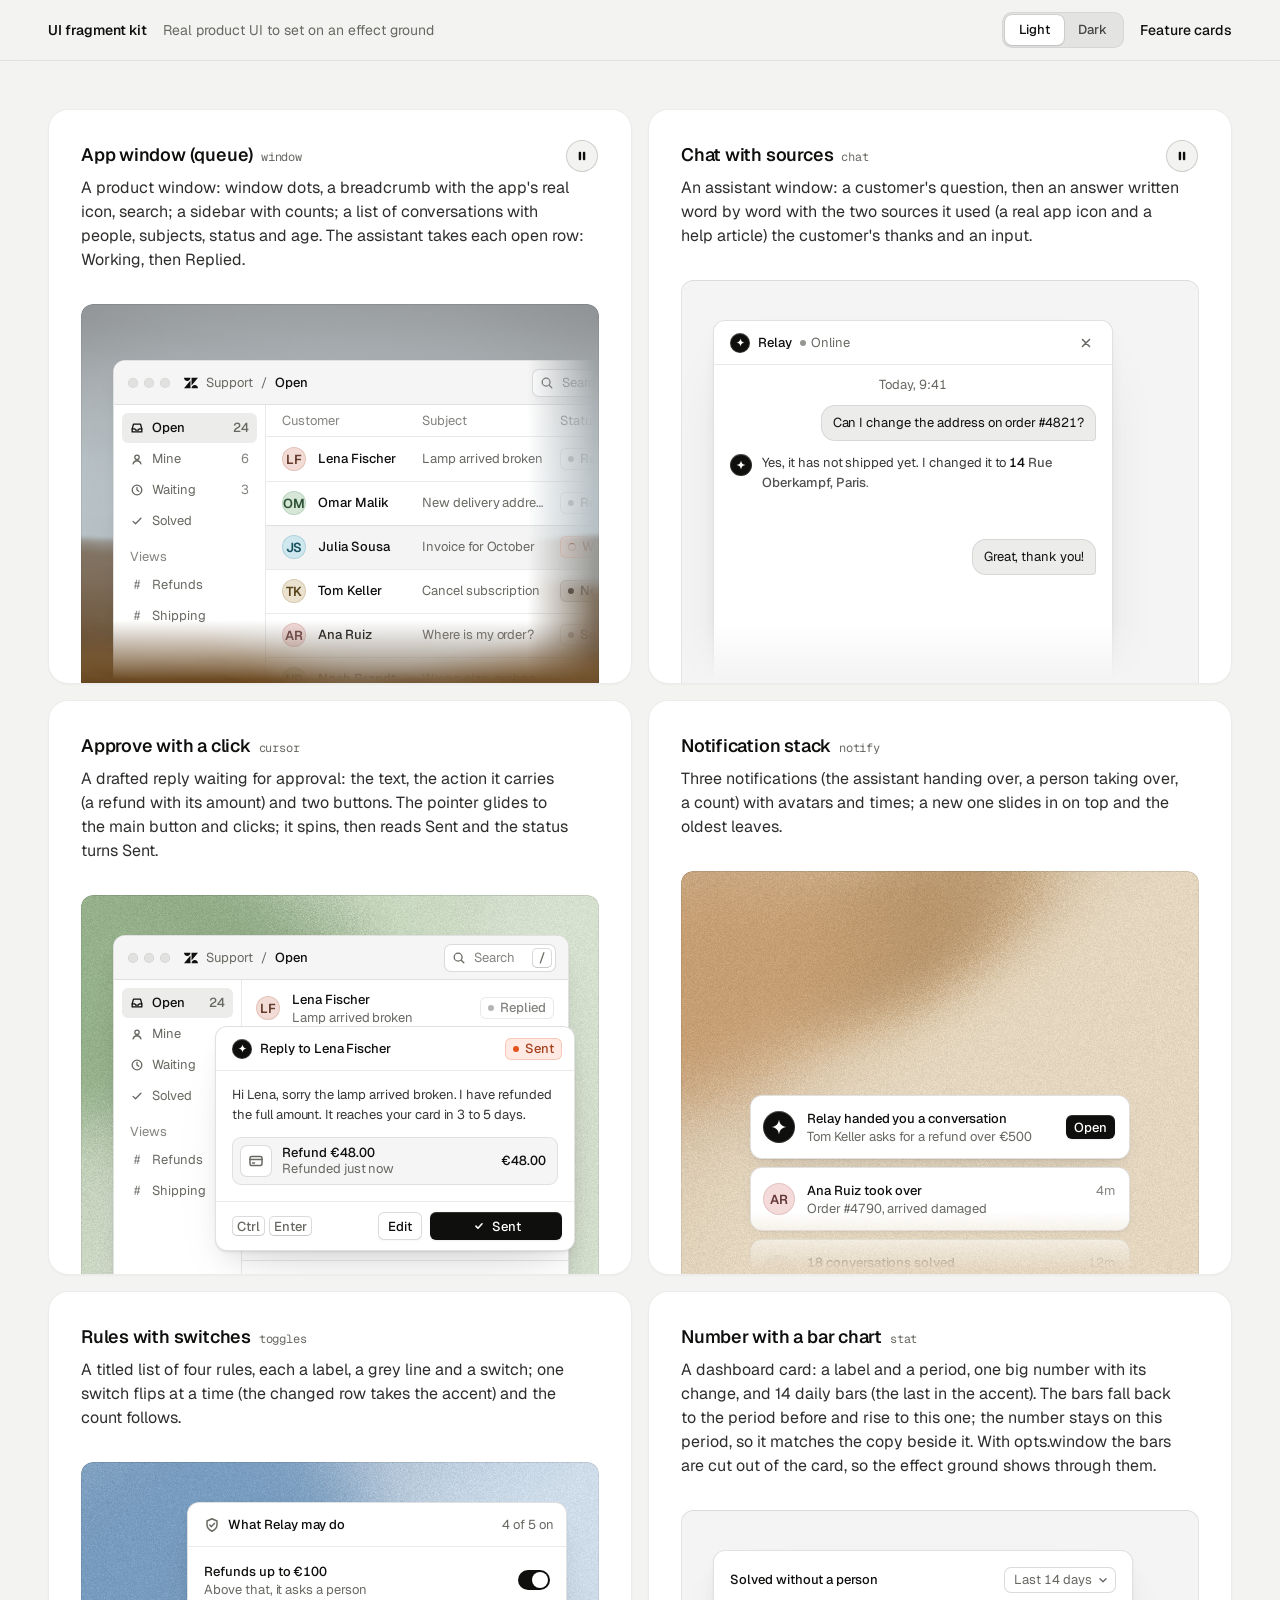
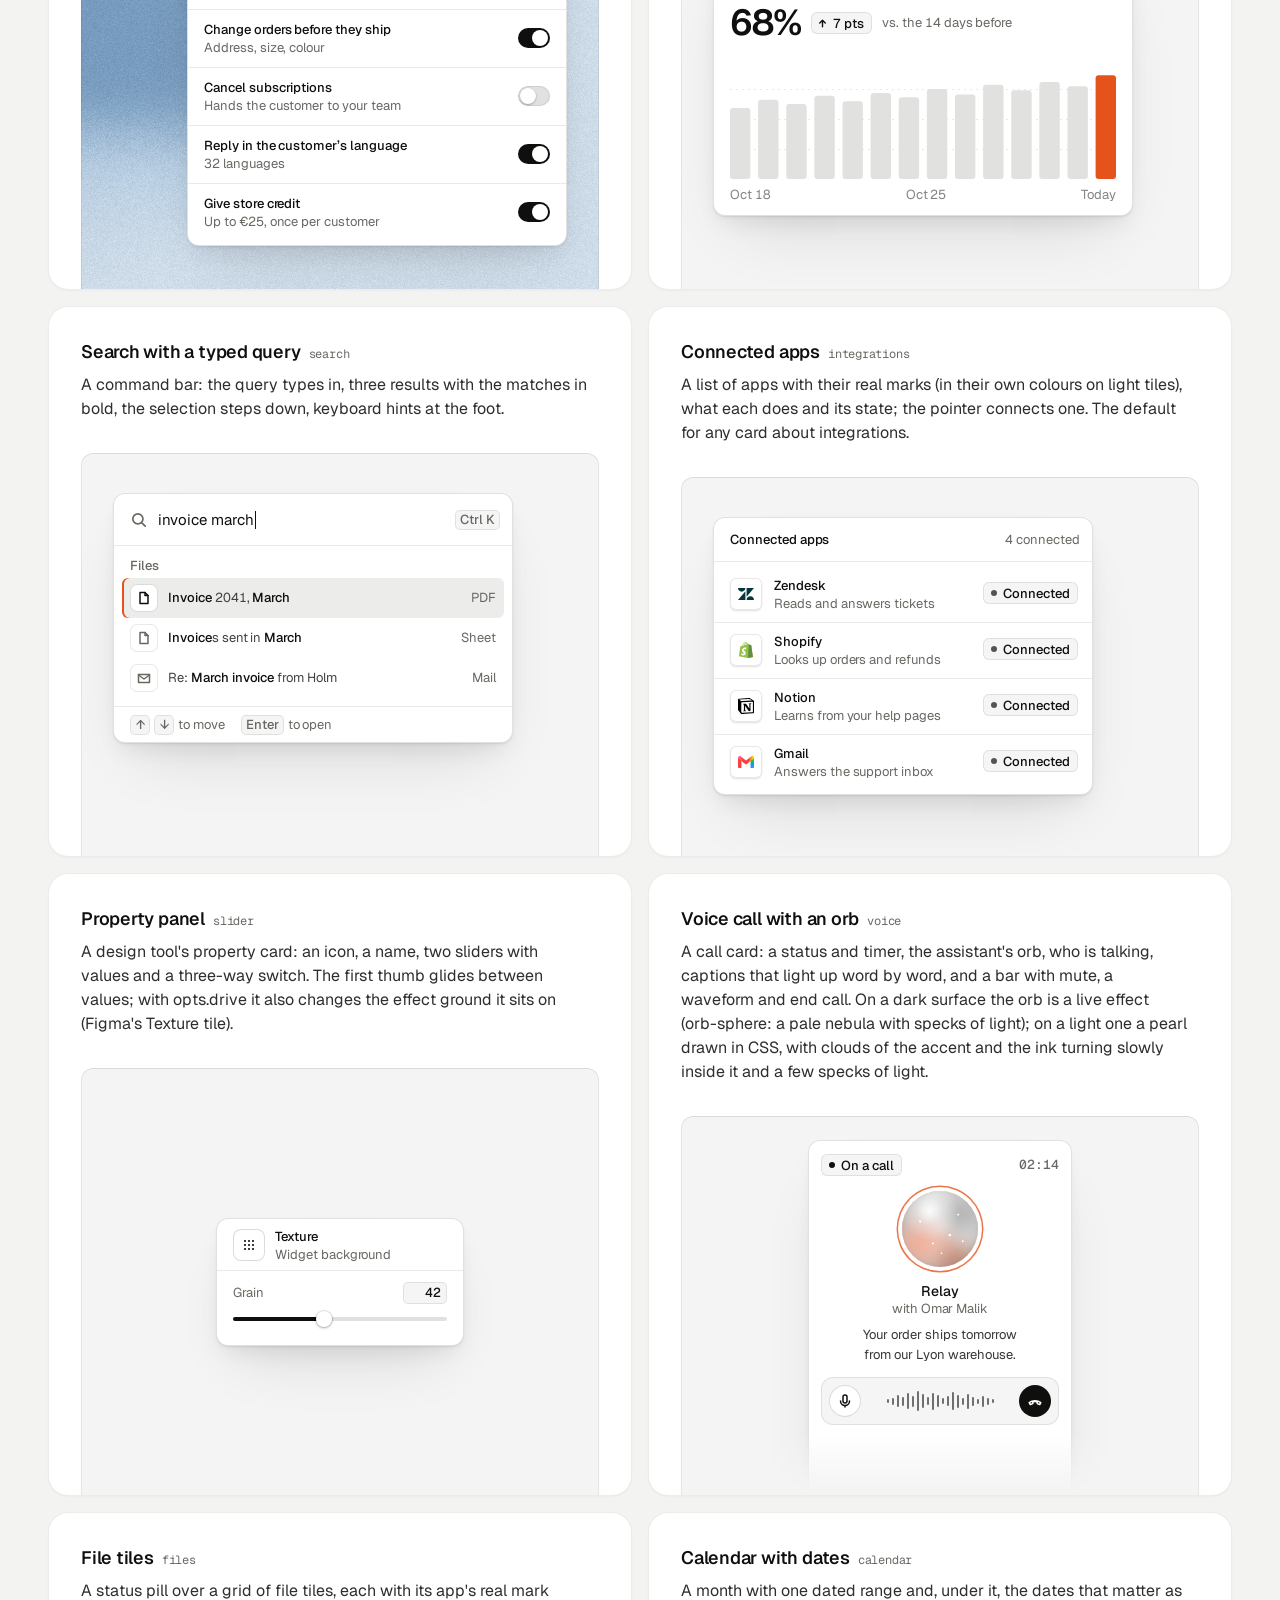
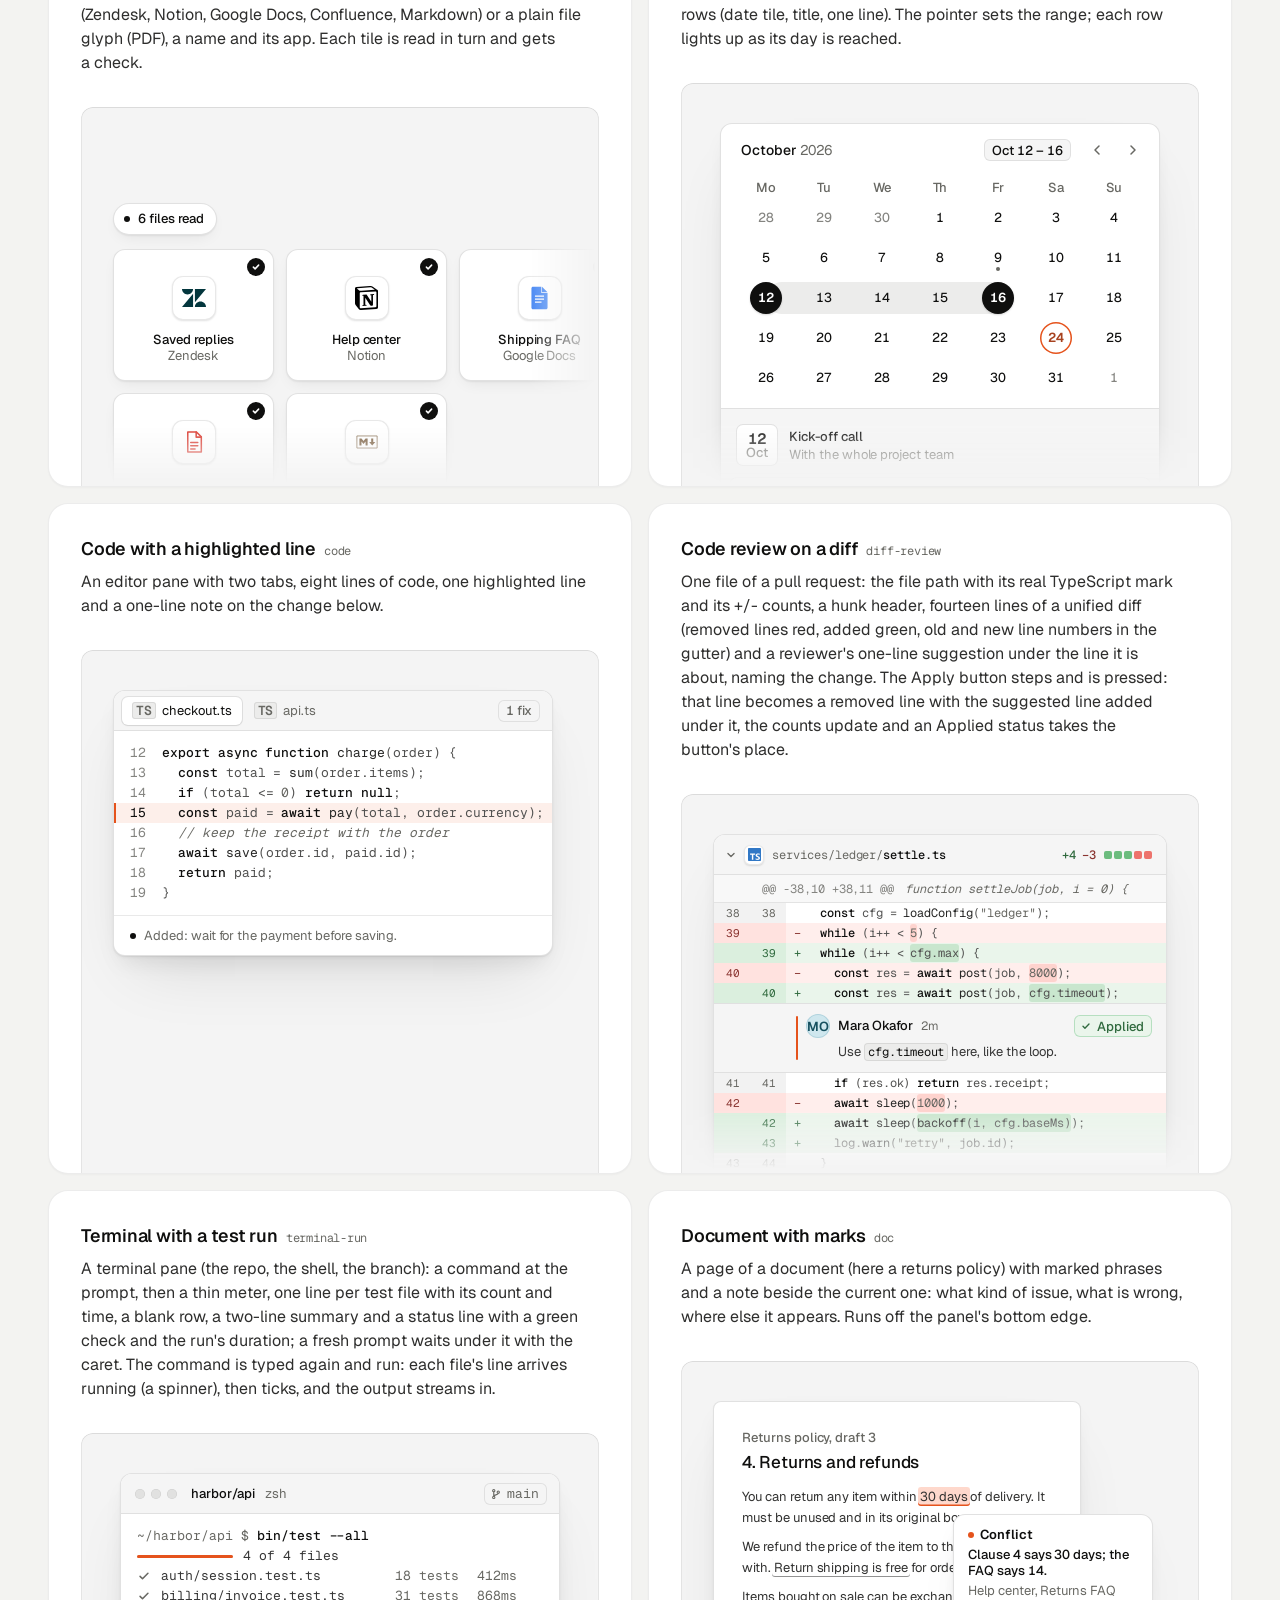
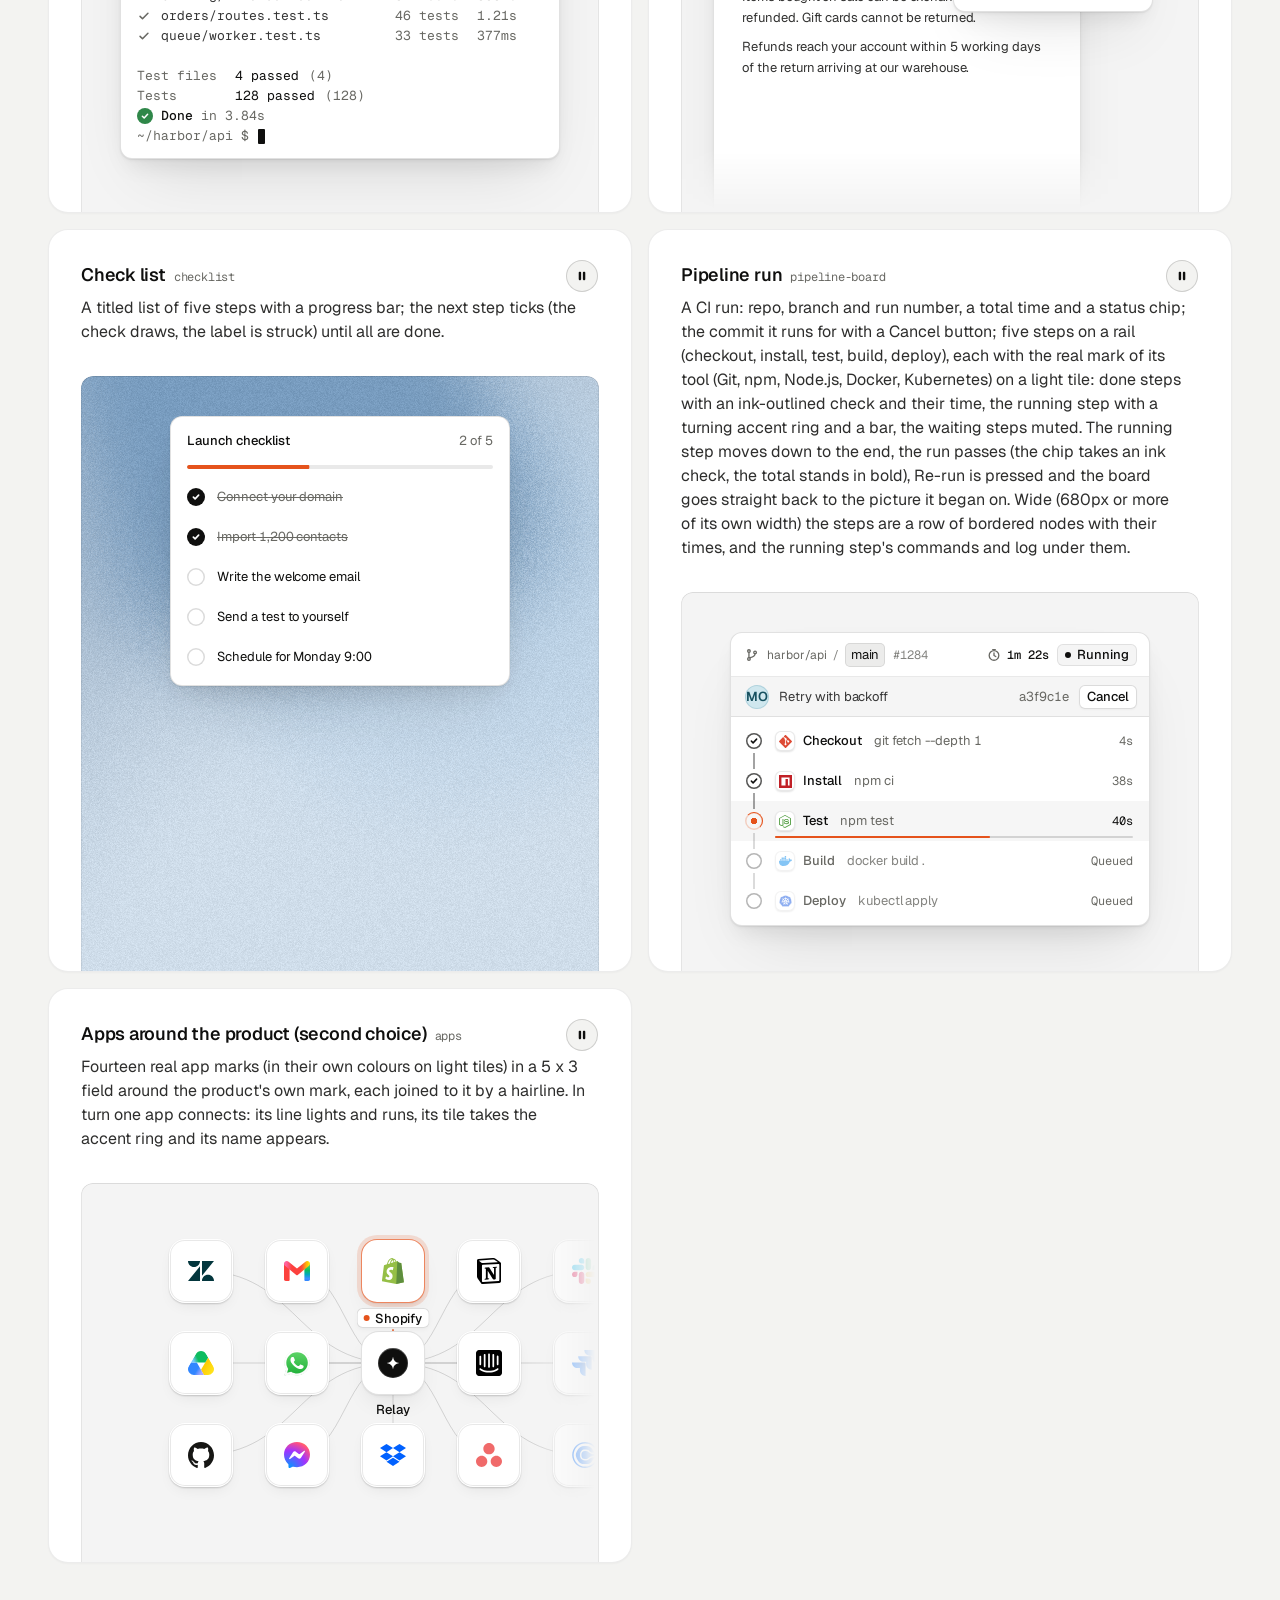
<file: .claude/skills/taste/assets/ui/index.html>
<!doctype html>
<html lang="en" data-theme="light">
<head>
<script>window.__tpGlMax = 16;   /* a gallery shows many live effects at once; a page of a site keeps the default 4 (fx.js) */</script>
<meta charset="utf-8">
<meta name="viewport" content="width=device-width, initial-scale=1">
<title>UI fragment kit</title>
<meta name="description" content="Nineteen pieces of real product UI from the taste-skill kit, each on an effect ground in a feature card.">
<link rel="preconnect" href="https://fonts.googleapis.com">
<link rel="preconnect" href="https://fonts.gstatic.com" crossorigin>
<link href="https://fonts.googleapis.com/css2?family=Geist:wght@300..700&family=Geist+Mono:wght@400;500&display=swap" rel="stylesheet">
<link rel="stylesheet" href="base.css">
<link rel="stylesheet" href="cards.css">
<style>
  :root { --font-text: "Geist", system-ui, sans-serif; --font-display: "Geist", system-ui, sans-serif; --font-mono: "Geist Mono", ui-monospace, monospace; }
  [data-theme="light"] { --bg: #f3f3f1; --card: #ffffff; --ink: #0f0f0e; --muted: #686863; --accent: #e5531c; --accent-ink: #ffffff; --g-bg: #e9e8e4; --g-surface: #f6f5f2; --frag: #ffffff; --warm: #c9a679; }
  [data-theme="dark"] { --bg: #070708; --card: #151517; --ink: #f2f2ef; --muted: #8f9094; --accent: #ff7a3c; --accent-ink: #120c08; --g-bg: #0e0e10; --g-surface: #1b1c1f; --frag: #1c1d20; --warm: #9c9689; }
  * { box-sizing: border-box; }
  html, body { margin: 0; }
  body { font-family: var(--font-text); background: var(--bg); color: var(--ink); -webkit-font-smoothing: antialiased; }
  .panel { --fx-bg: var(--g-bg); --fx-surface: var(--g-surface); --fx-ink: var(--ink); --fx-muted: var(--muted); --fx-accent: var(--hue, var(--warm)); --fx-accent-ink: var(--accent-ink); --calm: var(--g-bg); --p-h: 380px; }
  .top { position: sticky; top: 0; z-index: 20; background: color-mix(in oklab, var(--bg) 86%, transparent); backdrop-filter: blur(14px); -webkit-backdrop-filter: blur(14px); border-bottom: 1px solid color-mix(in oklab, var(--ink) 8%, transparent); }
  .top__in { max-width: 1232px; margin: 0 auto; padding: 0 24px; height: 60px; display: flex; align-items: center; gap: 16px; font-size: 14px; line-height: 20px; }
  .top__in strong { font-weight: 560; }
  .top__in > span { color: var(--muted); }
  .sp { flex: 1; }
  .seg { display: inline-flex; padding: 3px; border-radius: 10px; background: color-mix(in oklab, var(--ink) 6%, var(--bg)); box-shadow: inset 0 0 0 1px color-mix(in oklab, var(--ink) 6%, transparent); }
  .seg button { font: inherit; font-size: 13px; font-weight: 500; border: 0; background: none; color: color-mix(in oklab, var(--ink) 72%, var(--bg)); height: 30px; padding: 0 14px; border-radius: 7px; cursor: pointer; }
  .seg button[aria-pressed="true"] { background: var(--card); color: var(--ink); box-shadow: 0 0 0 1px color-mix(in oklab, var(--ink) 8%, transparent), 0 1px 2px rgb(0 0 0 / .1); }
  .top__in a { color: var(--ink); text-decoration: none; font-weight: 500; }
  main { max-width: 1232px; margin: 0 auto; padding: 48px 24px 96px; }
  .grid { display: grid; grid-template-columns: repeat(2, minmax(0, 1fr)); gap: 16px; }
  .card > h3 code { font: 400 12px/16px var(--font-mono); color: var(--muted); margin-left: 8px; }
  @media (max-width: 860px) { .grid { grid-template-columns: minmax(0, 1fr); } }
  @media (max-width: 600px) { main { padding: 24px 16px 64px; } .top__in { padding: 0 16px; } .top__in > span { display: none; } .panel { --p-h: 340px; } }
</style>
</head>
<body>
<header class="top">
  <div class="top__in">
    <strong>UI fragment kit</strong><span>Real product UI to set on an effect ground</span>
    <span class="sp"></span>
    <div class="seg" role="group" aria-label="Theme"><button type="button" data-mode="light" aria-pressed="true">Light</button><button type="button" data-mode="dark" aria-pressed="false">Dark</button></div>
    <a href="cards.html">Feature cards</a>
  </div>
</header>
<main><div class="grid" id="grid"></div></main>

<script type="module">
  import fx from '../effects/fx.js';
  import ui from './ui.js';
  const index = await fetch('index.json').then(r => r.json());
  // where each one sits, as its meta.json says: anchored at a corner or rising from the bottom and cut by
  // the panel's edge, or whole with 24px or more of ground round it; a fade only where an edge cuts it.
  // Only the compact slider sits in the calm middle (Figma's Texture tile); the cursor dialog is shown
  // where it belongs, over the lower-right edge of a window. [class, fade, style, opts]
  const PLACE = {
    window: ['at-corner', 'stage--fade-br', '--ay:56px'],
    chat: ['at-rise to-edge', 'stage--fade-b'],
    cursor: ['at-over', '', '--bx:24px;--by:24px'],
    notify: ['at-rise fit', 'stage--fade-b', '--ay:calc(100% - 180px);--ay-sm:calc(100% - 180px);--fit-max:380px'],
    toggles: ['at-right', ''],
    stat: ['at-corner', ''],
    search: ['at-corner', ''],
    integrations: ['at-corner', ''],
    slider: ['at-center', '', '', '{"compact":true,"drive":{"param":"grain","min":0.15,"max":0.95}}'],
    voice: ['at-rise to-edge fit', 'stage--fade-b', '--ax:max(24px, 50% - 132px);--ay:24px;--fit-max:264px'],
    files: ['at-corner wide', 'stage--fade-br', '--w:680px;--ay:96px'],
    calendar: ['at-rise fit', 'stage--fade-b', '--fit-max:440px'],
    code: ['at-corner', ''],
    'diff-review': ['at-corner fit', 'stage--fade-b', '--fit-max:480px'],
    'terminal-run': ['at-rise fit', '', '--fit-max:440px'],
    'pipeline-board': ['at-rise fit', '', '--fit-max:420px'],
    doc: ['at-corner to-edge', 'stage--fade-b'],
    checklist: ['at-rise fit', '', '--fit-max:340px'],
    apps: ['at-corner wide', 'stage--fade-br', '--w:560px;--ay:48px'],
  };
  // grounds behind UI are soft lit fields (never a line or dot pattern), on both themes: the bright
  // picture behind dark UI on the dark page, a clear step darker than white UI on the light page
  // the painting stays abstract (a mist over warm sand, level, fully soft) and shows once on the page
  const PAINT = ['painterly-landscape', { blur: 1, brush: 0.35, slope: 0, hillY: 0.3, horizon: 0.62, calm: 0.2, calmX: 0.6, calmY: 0.8, drift: 0, side: 1 }, '{"bg":"#a3b0b6","accent":"#c49a6c"}'];
  const GRAIN = ['grain-gradient', { speed: 0, grainMotion: 0, calm: 0.2, calmX: 0.5, calmY: 0.6, tint: 0.6, contrast: 0.6 }, '{"bg":"#d9ccb7","surface":"#e9e0d2","ink":"#2a2622","muted":"#6f675c","accent":"#a8794a"}'];
  const SKY = [GRAIN[0], GRAIN[1], '{"bg":"#c6d3df","surface":"#d6e0e9","ink":"#25303a","muted":"#5d6873","accent":"#3f6a92"}'];
  const SAGE = [GRAIN[0], GRAIN[1], '{"bg":"#cdd6c6","surface":"#dce3d6","ink":"#262d24","muted":"#5f6a5a","accent":"#6c8e63"}'];
  const GROUND = (m, i) => (m.name === 'slider' ? GRAIN : i === 0 ? PAINT : [GRAIN, SKY, SAGE][i % 3]);
  const q = new URLSearchParams(location.search);
  const grid = document.getElementById('grid');
  grid.innerHTML = index.fragments.map((m, i) => {
    const [at, fade, extra = '', opts = ''] = PLACE[m.name] || ['at-corner', 'stage--fade-br'];
    const [id, params, pal] = GROUND(m, i);
    const w = at === 'at-center' ? '' : ` style="--ax:32px;--ay:40px;${extra}"`;
    const o = opts ? ` data-ui-opts='${opts}'` : '';
    // the cursor is a dialog over a window's edge: the window under it holds still
    const under = m.name === 'cursor' ? `<div class="at-corner" style="--ax:32px;--ay:40px" data-ui-load="window" data-ui-opts='{"compact":true}' data-ui-still></div>` : '';
    return `<article class="card card--row"><h3>${m.title}<code>${m.name}</code></h3><p>${m.shows}</p>
      <div class="panel" data-fx="${id}" data-fx-seed="${(i + 1) * 17}" data-fx-params='${JSON.stringify(params)}' data-fx-palette='${pal}' style="--calm-k:0%">
        <div class="stage ${fade}">${under}<div class="${at}"${w}${o} data-ui-load="${m.name}"></div></div></div></article>`;
  }).join('');
  function setMode(mode) {
    document.documentElement.dataset.theme = mode;
    document.querySelectorAll('.seg button').forEach(b => b.setAttribute('aria-pressed', String(b.dataset.mode === mode)));
  }
  setMode(q.get('mode') === 'dark' ? 'dark' : 'light');
  if (q.has('t')) fx.setClock(+q.get('t'));
  // each ground is drawn once near the screen and kept as a picture (its WebGL context freed), so nineteen
  // panels need one or two contexts, not nineteen
  await Promise.all([ui.loadAll(grid), ui.grounds(grid, fx)]);
  document.documentElement.dataset.ready = '1';
  document.querySelectorAll('.seg button').forEach(b => b.addEventListener('click', async () => {
    setMode(b.dataset.mode);
    for (const el of grid.querySelectorAll('[data-ui]')) el.__ui?.repaint?.();
    await ui.grounds(grid, fx);
  }));
</script>
</body>
</html>
</file>
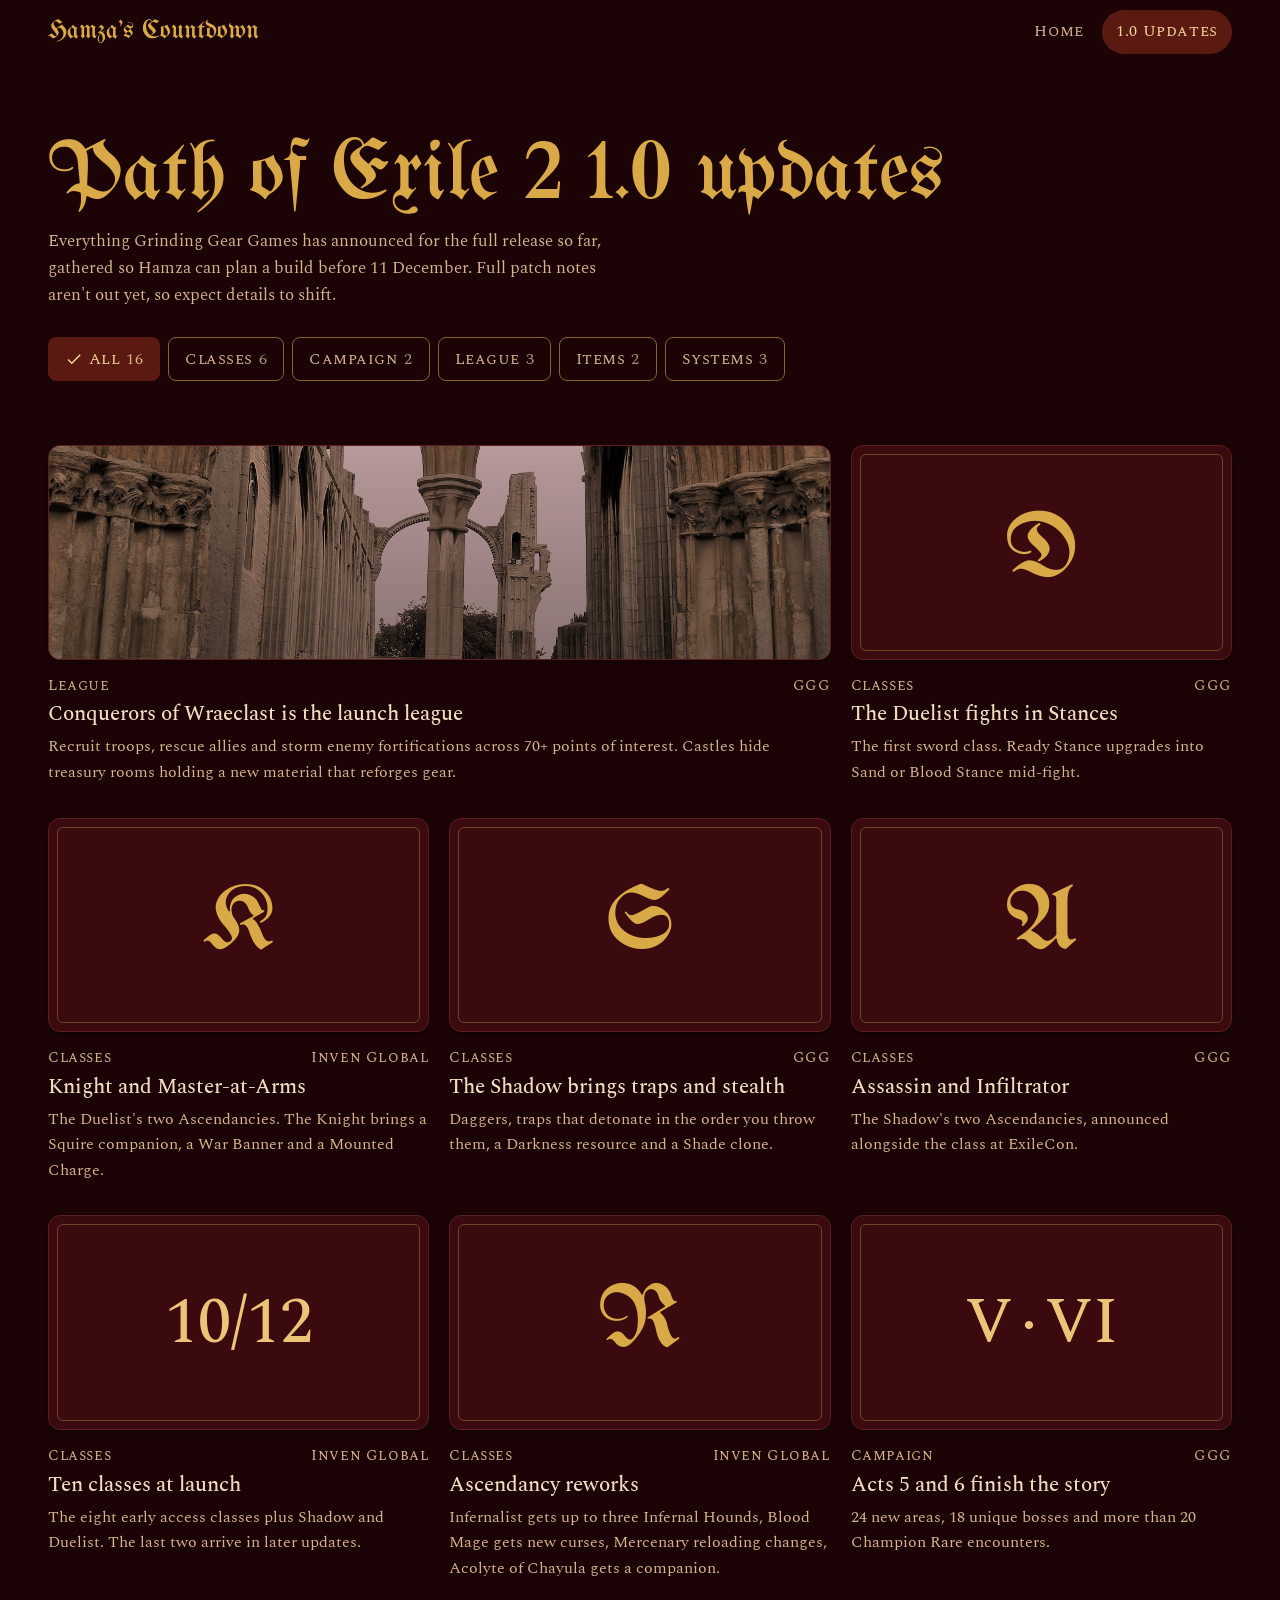
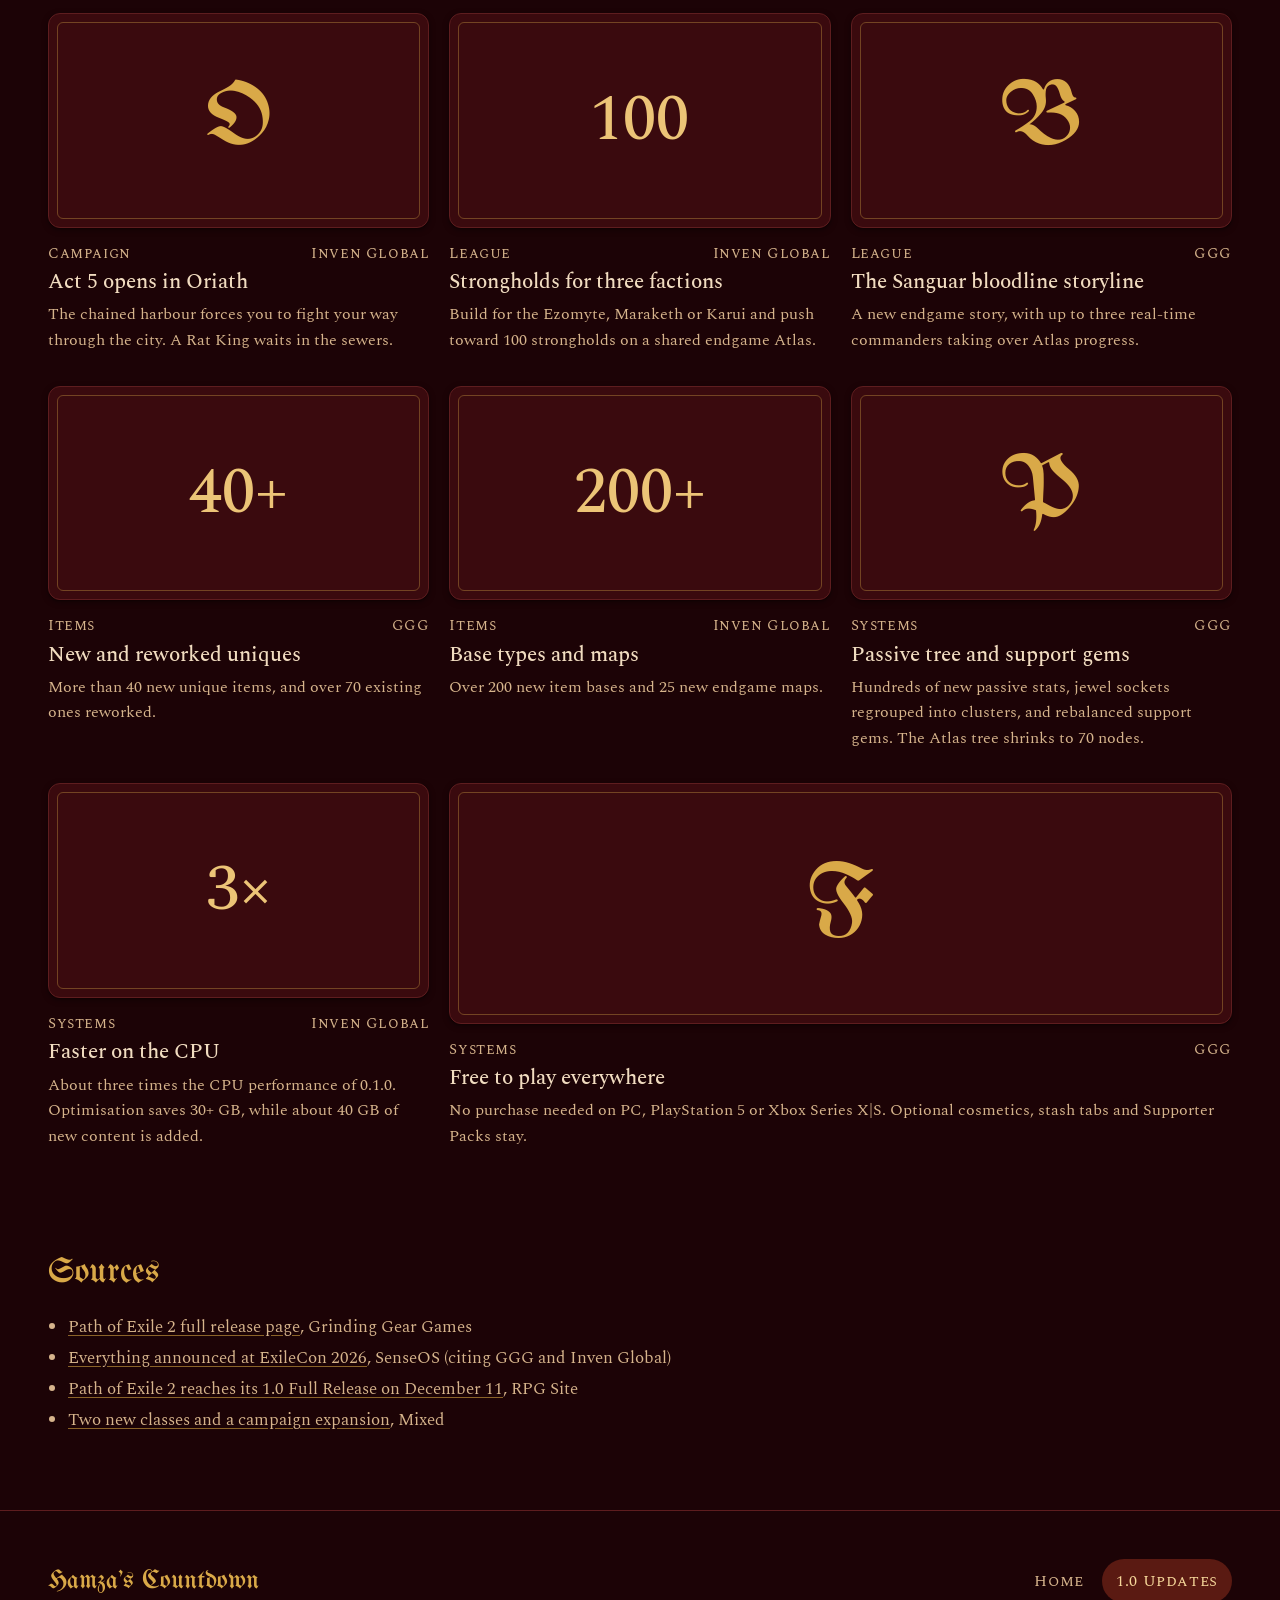
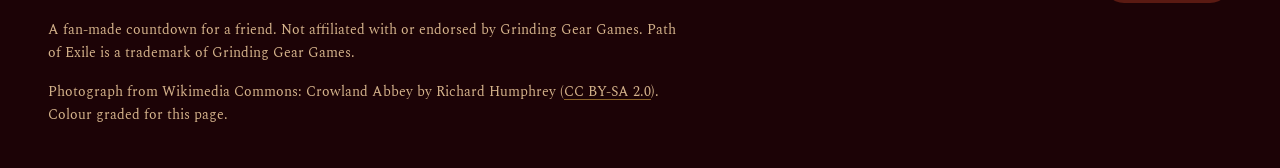
<file: updates.html>
<!doctype html>
<html lang="en">
<head>
  <meta charset="utf-8">
  <meta name="viewport" content="width=device-width, initial-scale=1">
  <title>PoE2 1.0 updates</title>
  <meta name="description" content="Everything announced so far for the Path of Exile 2 1.0 full release, collected for Hamza: classes, Acts 5 and 6, the Conquerors of Wraeclast league, items and systems.">
  <meta name="theme-color" content="#1c0306">
  <meta property="og:title" content="PoE2 1.0 updates, for Hamza">
  <meta property="og:description" content="Classes, acts, the launch league, items and systems coming in the Path of Exile 2 full release.">
  <meta property="og:image" content="assets/img/crowland-nave.jpg">
  <link rel="icon" href="data:image/svg+xml,%3Csvg xmlns='http://www.w3.org/2000/svg' viewBox='0 0 64 64'%3E%3Crect width='64' height='64' rx='14' fill='%233a0a0e'/%3E%3Cpath d='M32 10 38 28 32 54 26 28Z' fill='%23d9a948'/%3E%3C/svg%3E">
  <link rel="preconnect" href="https://fonts.googleapis.com">
  <link rel="preconnect" href="https://fonts.gstatic.com" crossorigin>
  <link href="https://fonts.googleapis.com/css2?family=UnifrakturMaguntia&family=Spectral:ital,wght@0,400;0,500;1,400&family=Spectral+SC:wght@500&display=swap" rel="stylesheet">
  <link rel="stylesheet" href="styles.css">
</head>
<body>
  <a class="skip" href="#main">Skip to content</a>

  <header class="appbar">
    <div class="wrap">
      <a class="brand" href="index.html" aria-label="Hamza's countdown, home">Hamza's<span class="long">&nbsp;Countdown</span></a>
      <nav class="nav" aria-label="Pages">
        <a href="index.html">Home</a>
        <a href="updates.html" aria-current="page"><span class="long">1.0&nbsp;</span>Updates</a>
      </nav>
    </div>
  </header>

  <main id="main">
    <section class="page-head" aria-labelledby="page-title">
      <div class="wrap" data-enter>
        <h1 id="page-title">Path of Exile 2 1.0 updates</h1>
        <p>Everything Grinding Gear Games has announced for the full release so far, gathered so Hamza can plan a build before 11 December. Full patch notes aren't out yet, so expect details to shift.</p>
        <ul class="chips" aria-label="Filter updates">
          <li><button class="chip" type="button" data-filter="all" aria-pressed="true"><svg viewBox="0 0 24 24" aria-hidden="true"><path fill="currentColor" d="M9 16.2 4.8 12l-1.4 1.4L9 19 21 7l-1.4-1.4z"/></svg>All <span class="n"></span></button></li>
          <li><button class="chip" type="button" data-filter="classes" aria-pressed="false"><svg viewBox="0 0 24 24" aria-hidden="true"><path fill="currentColor" d="M9 16.2 4.8 12l-1.4 1.4L9 19 21 7l-1.4-1.4z"/></svg>Classes <span class="n"></span></button></li>
          <li><button class="chip" type="button" data-filter="campaign" aria-pressed="false"><svg viewBox="0 0 24 24" aria-hidden="true"><path fill="currentColor" d="M9 16.2 4.8 12l-1.4 1.4L9 19 21 7l-1.4-1.4z"/></svg>Campaign <span class="n"></span></button></li>
          <li><button class="chip" type="button" data-filter="league" aria-pressed="false"><svg viewBox="0 0 24 24" aria-hidden="true"><path fill="currentColor" d="M9 16.2 4.8 12l-1.4 1.4L9 19 21 7l-1.4-1.4z"/></svg>League <span class="n"></span></button></li>
          <li><button class="chip" type="button" data-filter="items" aria-pressed="false"><svg viewBox="0 0 24 24" aria-hidden="true"><path fill="currentColor" d="M9 16.2 4.8 12l-1.4 1.4L9 19 21 7l-1.4-1.4z"/></svg>Items <span class="n"></span></button></li>
          <li><button class="chip" type="button" data-filter="systems" aria-pressed="false"><svg viewBox="0 0 24 24" aria-hidden="true"><path fill="currentColor" d="M9 16.2 4.8 12l-1.4 1.4L9 19 21 7l-1.4-1.4z"/></svg>Systems <span class="n"></span></button></li>
        </ul>
      </div>
    </section>

    <section aria-label="Announcements">
      <div class="wrap works">
        <article class="work work--wide" data-cat="league">
          <div class="work__plate graded"><img src="assets/img/crowland-nave.jpg" alt="Carved gothic double archway framing the long roofless nave of a ruined abbey" loading="lazy"></div>
          <div class="work__meta"><span>League</span><span>GGG</span></div>
          <h2>Conquerors of Wraeclast is the launch league</h2>
          <p>Recruit troops, rescue allies and storm enemy fortifications across 70+ points of interest. Castles hide treasury rooms holding a new material that reforges gear.</p>
        </article>

        <article class="work" data-cat="classes">
          <div class="work__plate"><span class="glyph" aria-hidden="true">D</span></div>
          <div class="work__meta"><span>Classes</span><span>GGG</span></div>
          <h2>The Duelist fights in Stances</h2>
          <p>The first sword class. Ready Stance upgrades into Sand or Blood Stance mid-fight.</p>
        </article>

        <article class="work" data-cat="classes">
          <div class="work__plate"><span class="glyph" aria-hidden="true">K</span></div>
          <div class="work__meta"><span>Classes</span><span>Inven Global</span></div>
          <h2>Knight and Master-at-Arms</h2>
          <p>The Duelist's two Ascendancies. The Knight brings a Squire companion, a War Banner and a Mounted Charge.</p>
        </article>

        <article class="work" data-cat="classes">
          <div class="work__plate"><span class="glyph" aria-hidden="true">S</span></div>
          <div class="work__meta"><span>Classes</span><span>GGG</span></div>
          <h2>The Shadow brings traps and stealth</h2>
          <p>Daggers, traps that detonate in the order you throw them, a Darkness resource and a Shade clone.</p>
        </article>

        <article class="work" data-cat="classes">
          <div class="work__plate"><span class="glyph" aria-hidden="true">A</span></div>
          <div class="work__meta"><span>Classes</span><span>GGG</span></div>
          <h2>Assassin and Infiltrator</h2>
          <p>The Shadow's two Ascendancies, announced alongside the class at ExileCon.</p>
        </article>

        <article class="work" data-cat="classes">
          <div class="work__plate"><span class="figure" aria-hidden="true">10/12</span></div>
          <div class="work__meta"><span>Classes</span><span>Inven Global</span></div>
          <h2>Ten classes at launch</h2>
          <p>The eight early access classes plus Shadow and Duelist. The last two arrive in later updates.</p>
        </article>

        <article class="work" data-cat="classes">
          <div class="work__plate"><span class="glyph" aria-hidden="true">R</span></div>
          <div class="work__meta"><span>Classes</span><span>Inven Global</span></div>
          <h2>Ascendancy reworks</h2>
          <p>Infernalist gets up to three Infernal Hounds, Blood Mage gets new curses, Mercenary reloading changes, Acolyte of Chayula gets a companion.</p>
        </article>

        <article class="work" data-cat="campaign">
          <div class="work__plate"><span class="figure" aria-hidden="true">V&thinsp;&middot;&thinsp;VI</span></div>
          <div class="work__meta"><span>Campaign</span><span>GGG</span></div>
          <h2>Acts 5 and 6 finish the story</h2>
          <p>24 new areas, 18 unique bosses and more than 20 Champion Rare encounters.</p>
        </article>

        <article class="work" data-cat="campaign">
          <div class="work__plate"><span class="glyph" aria-hidden="true">O</span></div>
          <div class="work__meta"><span>Campaign</span><span>Inven Global</span></div>
          <h2>Act 5 opens in Oriath</h2>
          <p>The chained harbour forces you to fight your way through the city. A Rat King waits in the sewers.</p>
        </article>

        <article class="work" data-cat="league">
          <div class="work__plate"><span class="figure" aria-hidden="true">100</span></div>
          <div class="work__meta"><span>League</span><span>Inven Global</span></div>
          <h2>Strongholds for three factions</h2>
          <p>Build for the Ezomyte, Maraketh or Karui and push toward 100 strongholds on a shared endgame Atlas.</p>
        </article>

        <article class="work" data-cat="league">
          <div class="work__plate"><span class="glyph" aria-hidden="true">B</span></div>
          <div class="work__meta"><span>League</span><span>GGG</span></div>
          <h2>The Sanguar bloodline storyline</h2>
          <p>A new endgame story, with up to three real-time commanders taking over Atlas progress.</p>
        </article>

        <article class="work" data-cat="items">
          <div class="work__plate"><span class="figure" aria-hidden="true">40+</span></div>
          <div class="work__meta"><span>Items</span><span>GGG</span></div>
          <h2>New and reworked uniques</h2>
          <p>More than 40 new unique items, and over 70 existing ones reworked.</p>
        </article>

        <article class="work" data-cat="items">
          <div class="work__plate"><span class="figure" aria-hidden="true">200+</span></div>
          <div class="work__meta"><span>Items</span><span>Inven Global</span></div>
          <h2>Base types and maps</h2>
          <p>Over 200 new item bases and 25 new endgame maps.</p>
        </article>

        <article class="work" data-cat="systems">
          <div class="work__plate"><span class="glyph" aria-hidden="true">P</span></div>
          <div class="work__meta"><span>Systems</span><span>GGG</span></div>
          <h2>Passive tree and support gems</h2>
          <p>Hundreds of new passive stats, jewel sockets regrouped into clusters, and rebalanced support gems. The Atlas tree shrinks to 70 nodes.</p>
        </article>

        <article class="work" data-cat="systems">
          <div class="work__plate"><span class="figure" aria-hidden="true">3&times;</span></div>
          <div class="work__meta"><span>Systems</span><span>Inven Global</span></div>
          <h2>Faster on the CPU</h2>
          <p>About three times the CPU performance of 0.1.0. Optimisation saves 30+ GB, while about 40 GB of new content is added.</p>
        </article>

        <article class="work work--wide" data-cat="systems">
          <div class="work__plate"><span class="glyph" aria-hidden="true">F</span></div>
          <div class="work__meta"><span>Systems</span><span>GGG</span></div>
          <h2>Free to play everywhere</h2>
          <p>No purchase needed on PC, PlayStation 5 or Xbox Series X|S. Optional cosmetics, stash tabs and Supporter Packs stay.</p>
        </article>
      </div>
    </section>

    <section class="sources" aria-labelledby="sources-title">
      <div class="wrap">
        <h2 id="sources-title">Sources</h2>
        <ul>
          <li><a href="https://pathofexile2.com/fullrelease">Path of Exile 2 full release page</a>, Grinding Gear Games</li>
          <li><a href="https://senseos.gg/news/path-of-exile-2-1-0-everything-announced-shadow-conquerors/">Everything announced at ExileCon 2026</a>, SenseOS (citing GGG and Inven Global)</li>
          <li><a href="https://www.rpgsite.net/news/21188-path-exile-2-reaches-its-10-full-release-on-december-11">Path of Exile 2 reaches its 1.0 Full Release on December 11</a>, RPG Site</li>
          <li><a href="https://mixed-news.com/en/path-of-exile-2-1-0-shadow-duelist-acts-reveal/">Two new classes and a campaign expansion</a>, Mixed</li>
        </ul>
      </div>
    </section>
  </main>

  <footer class="footer">
    <div class="wrap">
      <div class="footer__top">
        <a class="brand" href="index.html">Hamza's Countdown</a>
        <nav class="nav" aria-label="Footer">
          <a href="index.html">Home</a>
          <a href="updates.html" aria-current="page"><span class="long">1.0&nbsp;</span>Updates</a>
        </nav>
      </div>
      <p>A fan-made countdown for a friend. Not affiliated with or endorsed by Grinding Gear Games. Path of Exile is a trademark of Grinding Gear Games.</p>
      <p>Photograph from Wikimedia Commons: Crowland Abbey by Richard Humphrey (<a href="https://creativecommons.org/licenses/by-sa/2.0/">CC BY-SA 2.0</a>). Colour graded for this page.</p>
    </div>
  </footer>

  <script src="main.js"></script>
</body>
</html>
</file>
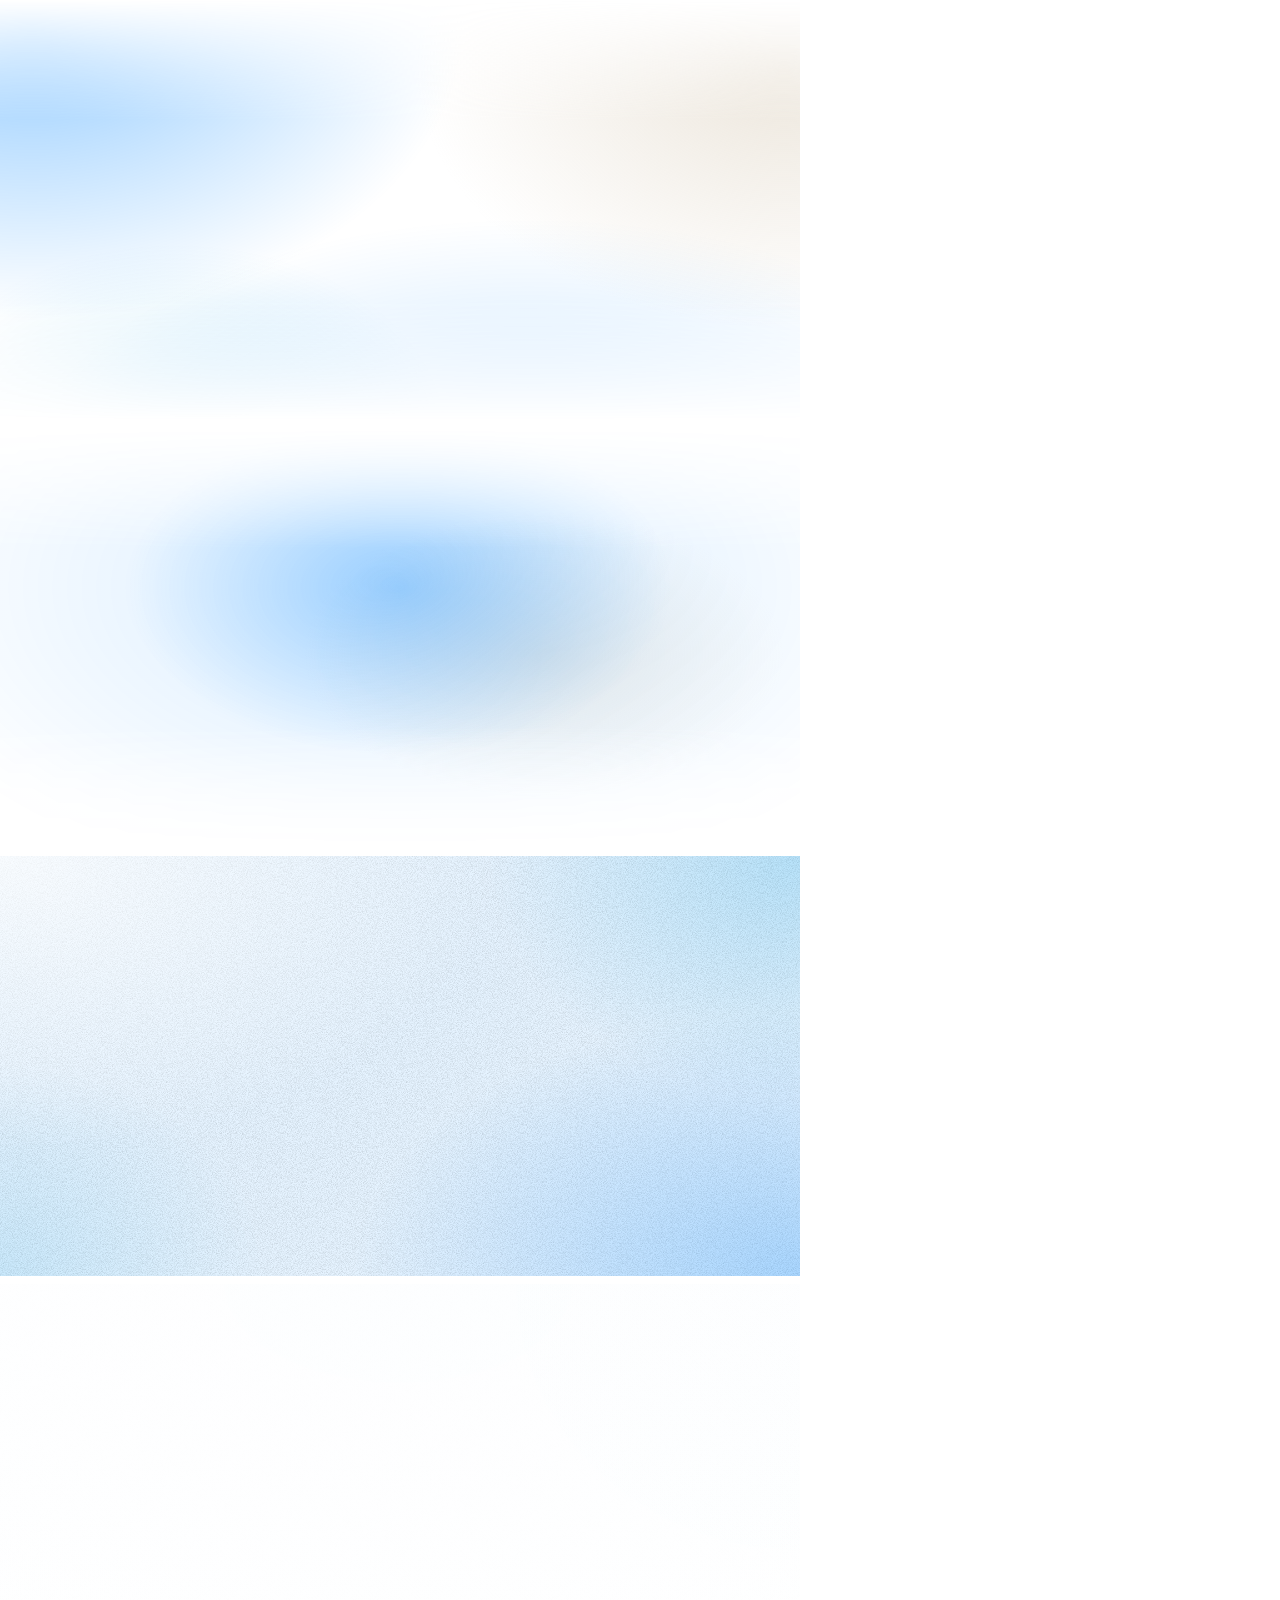
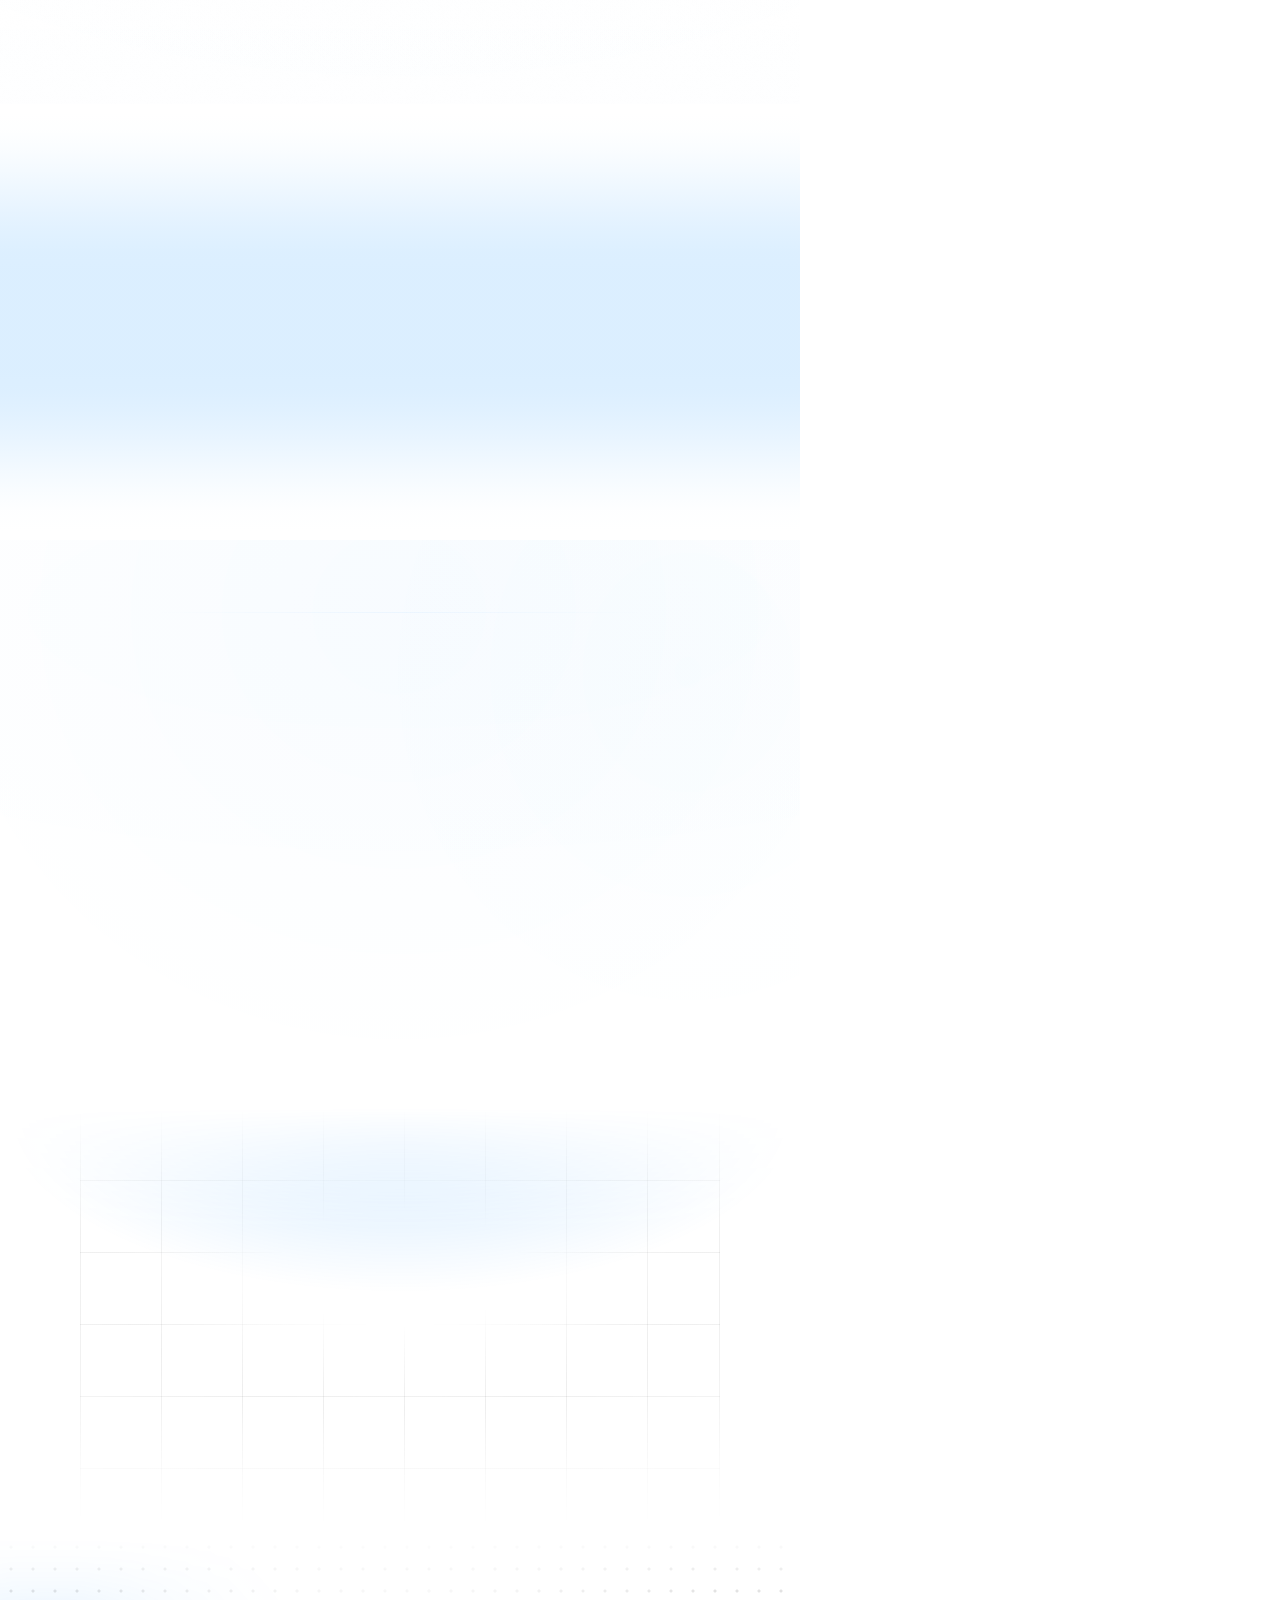
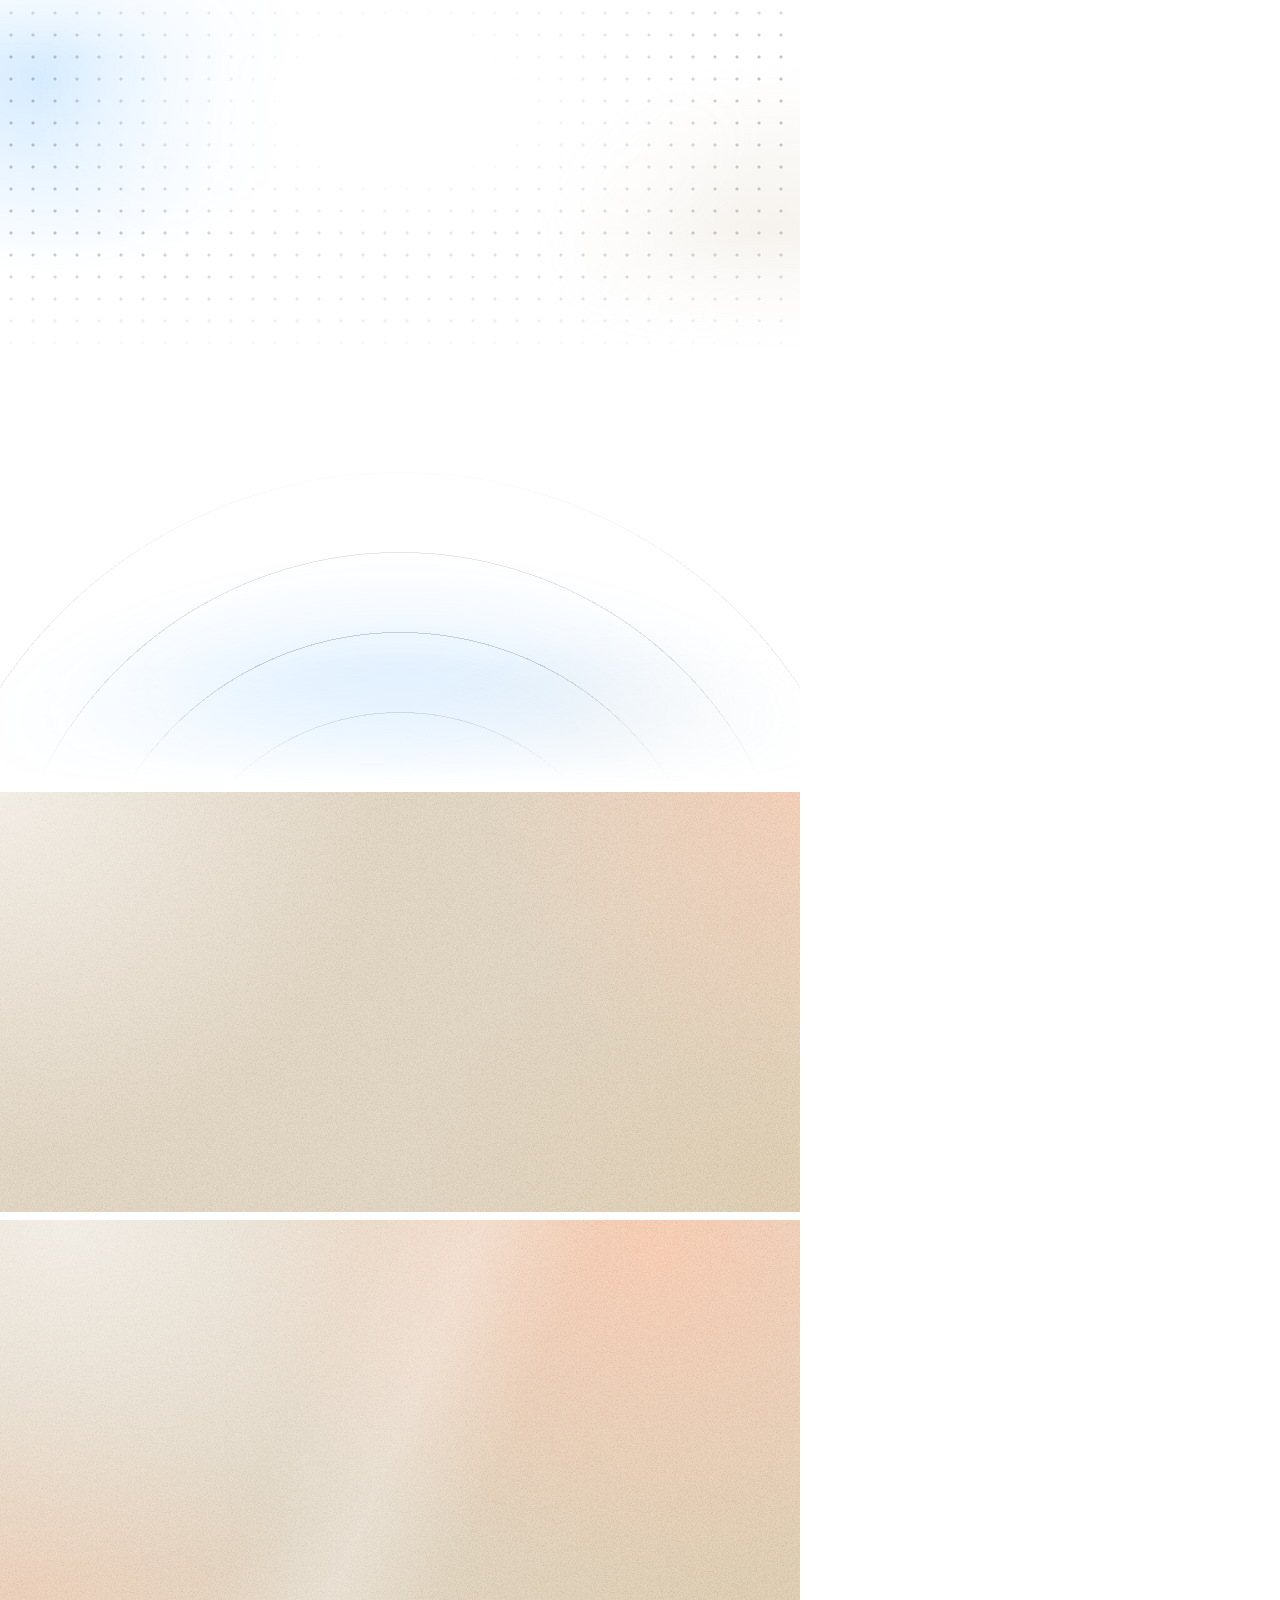
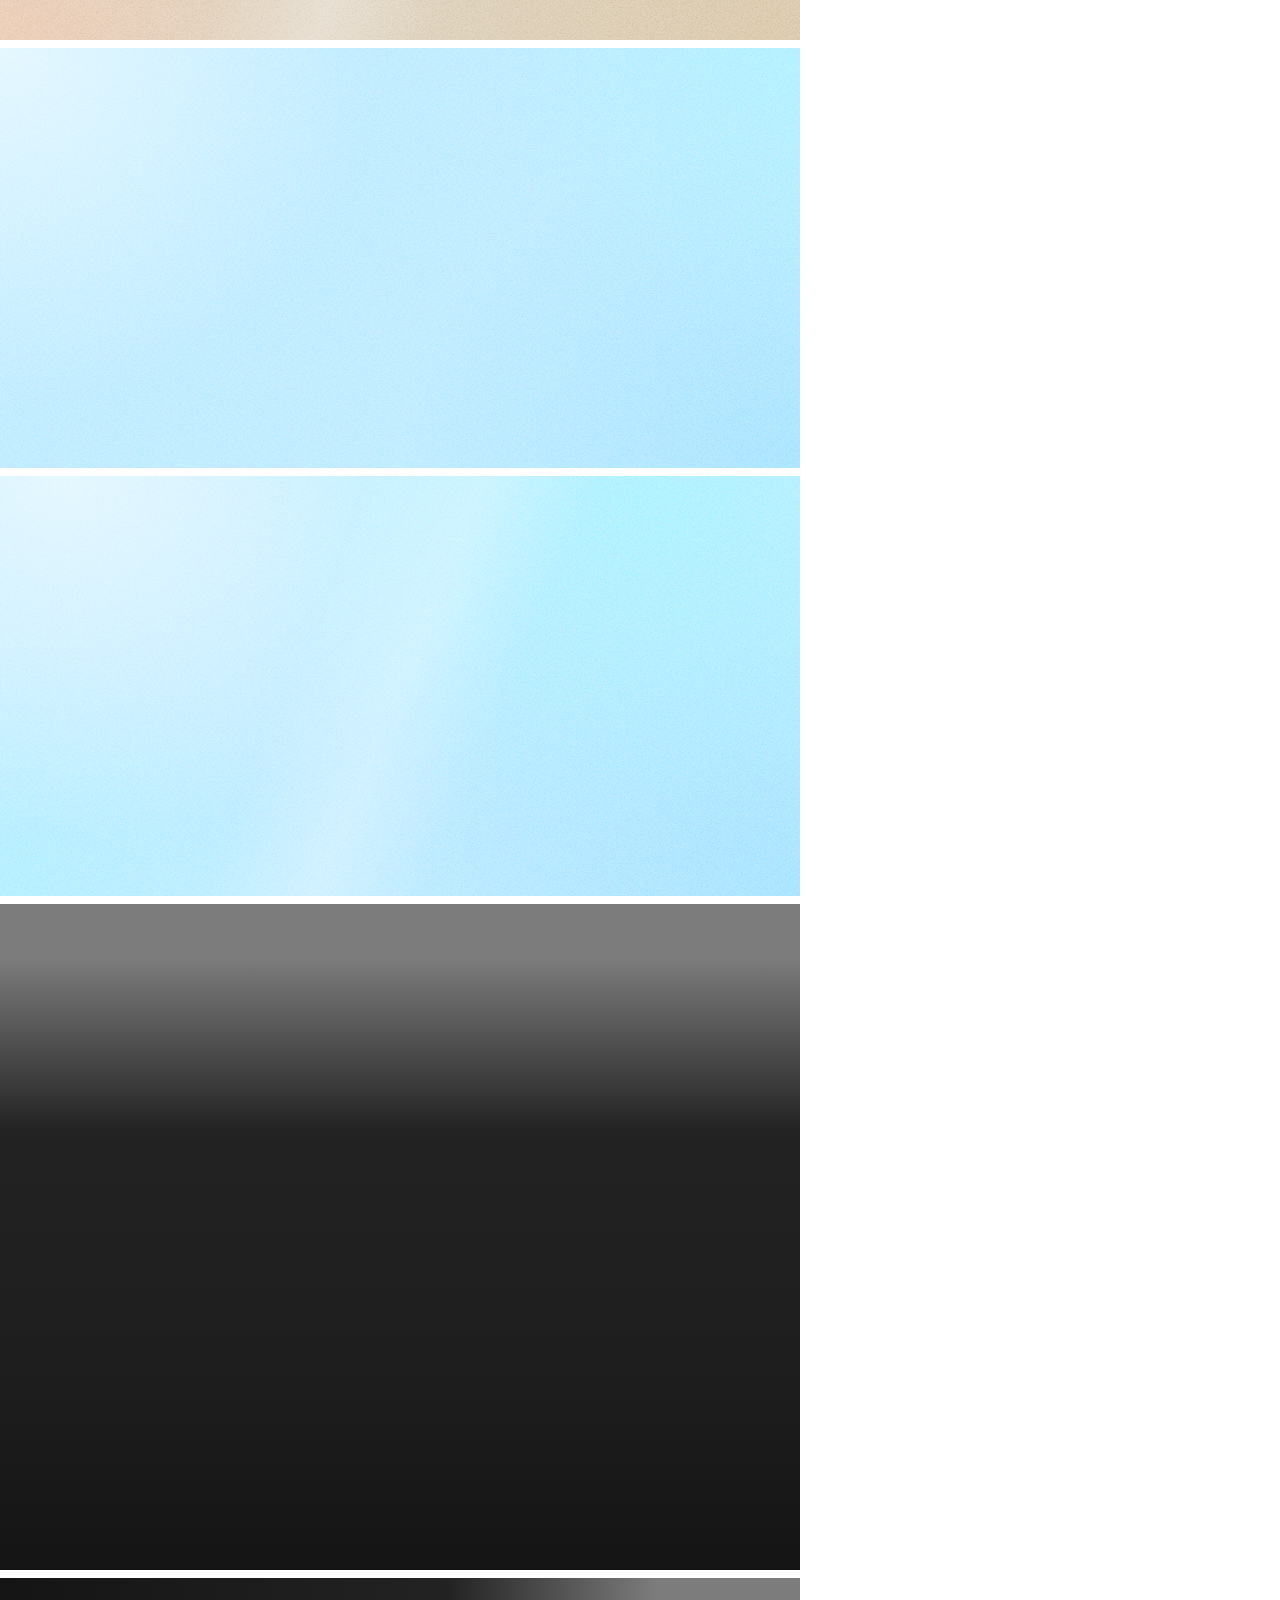
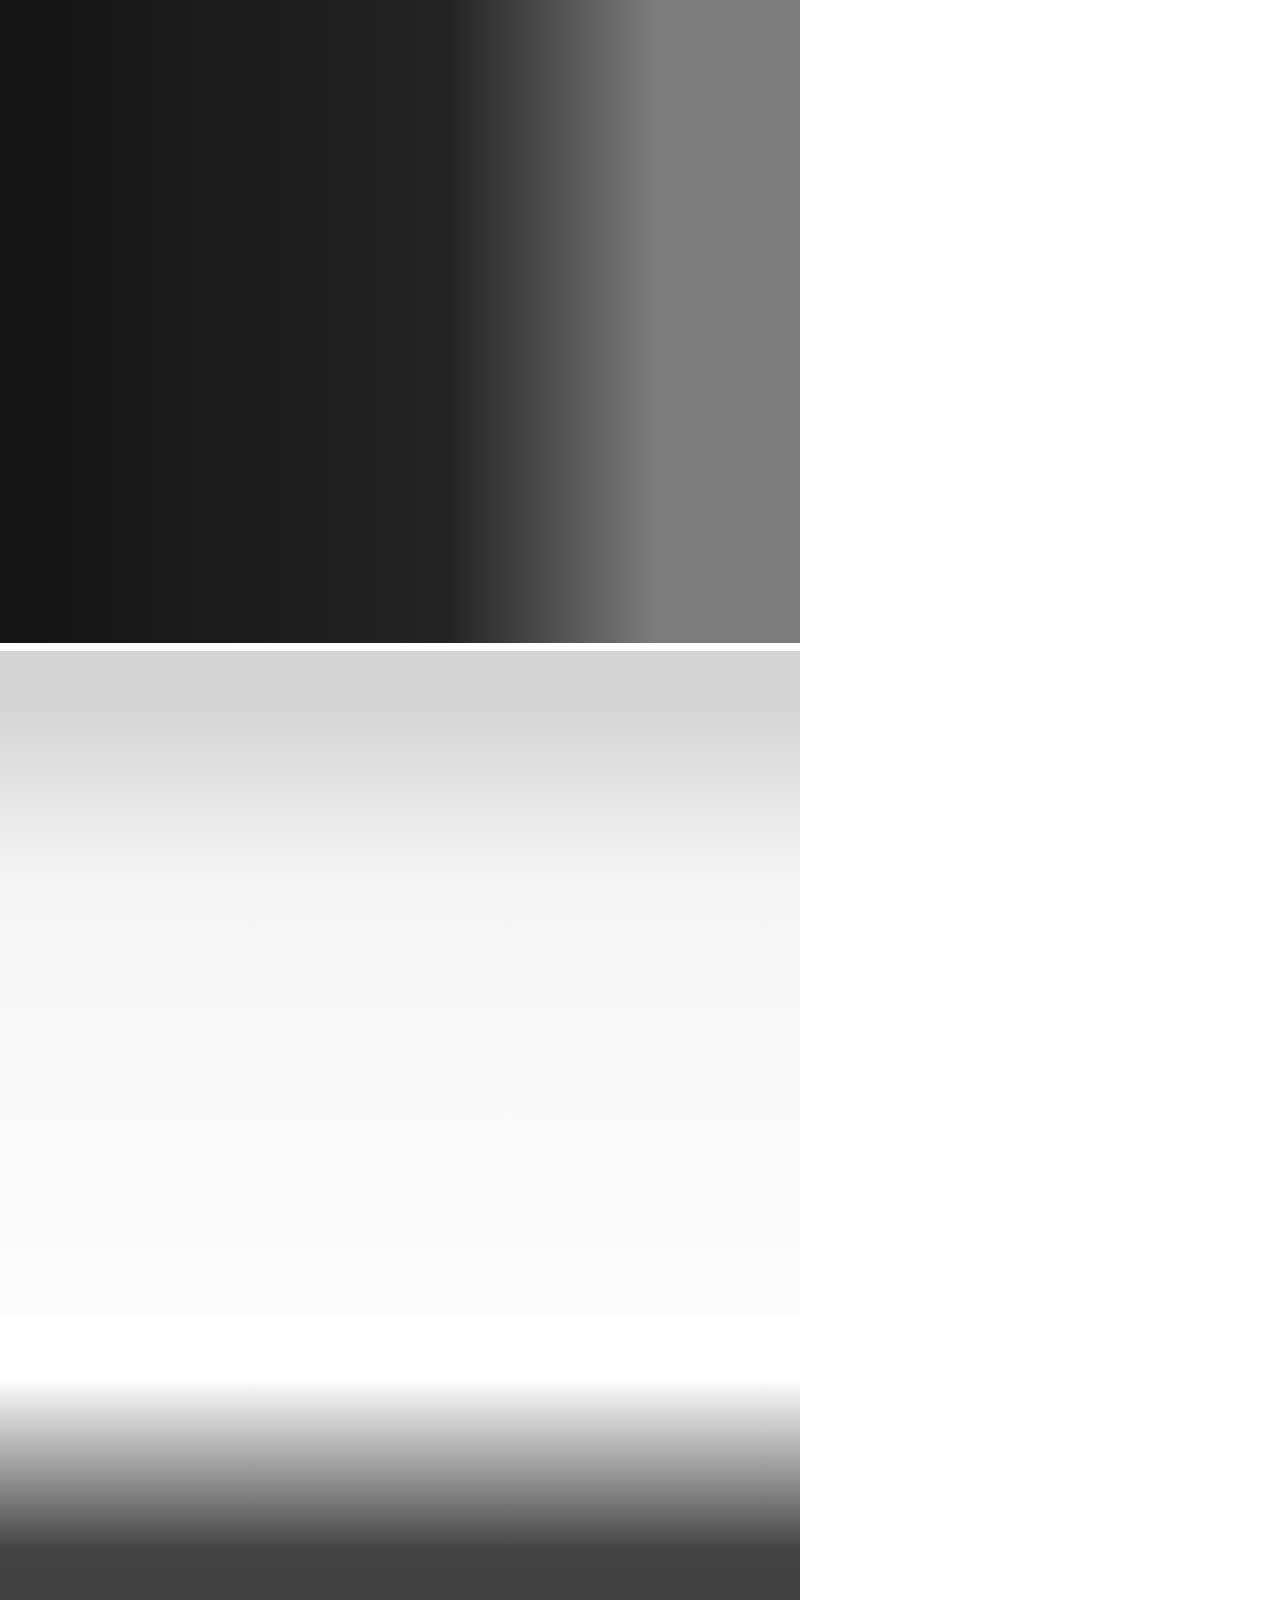
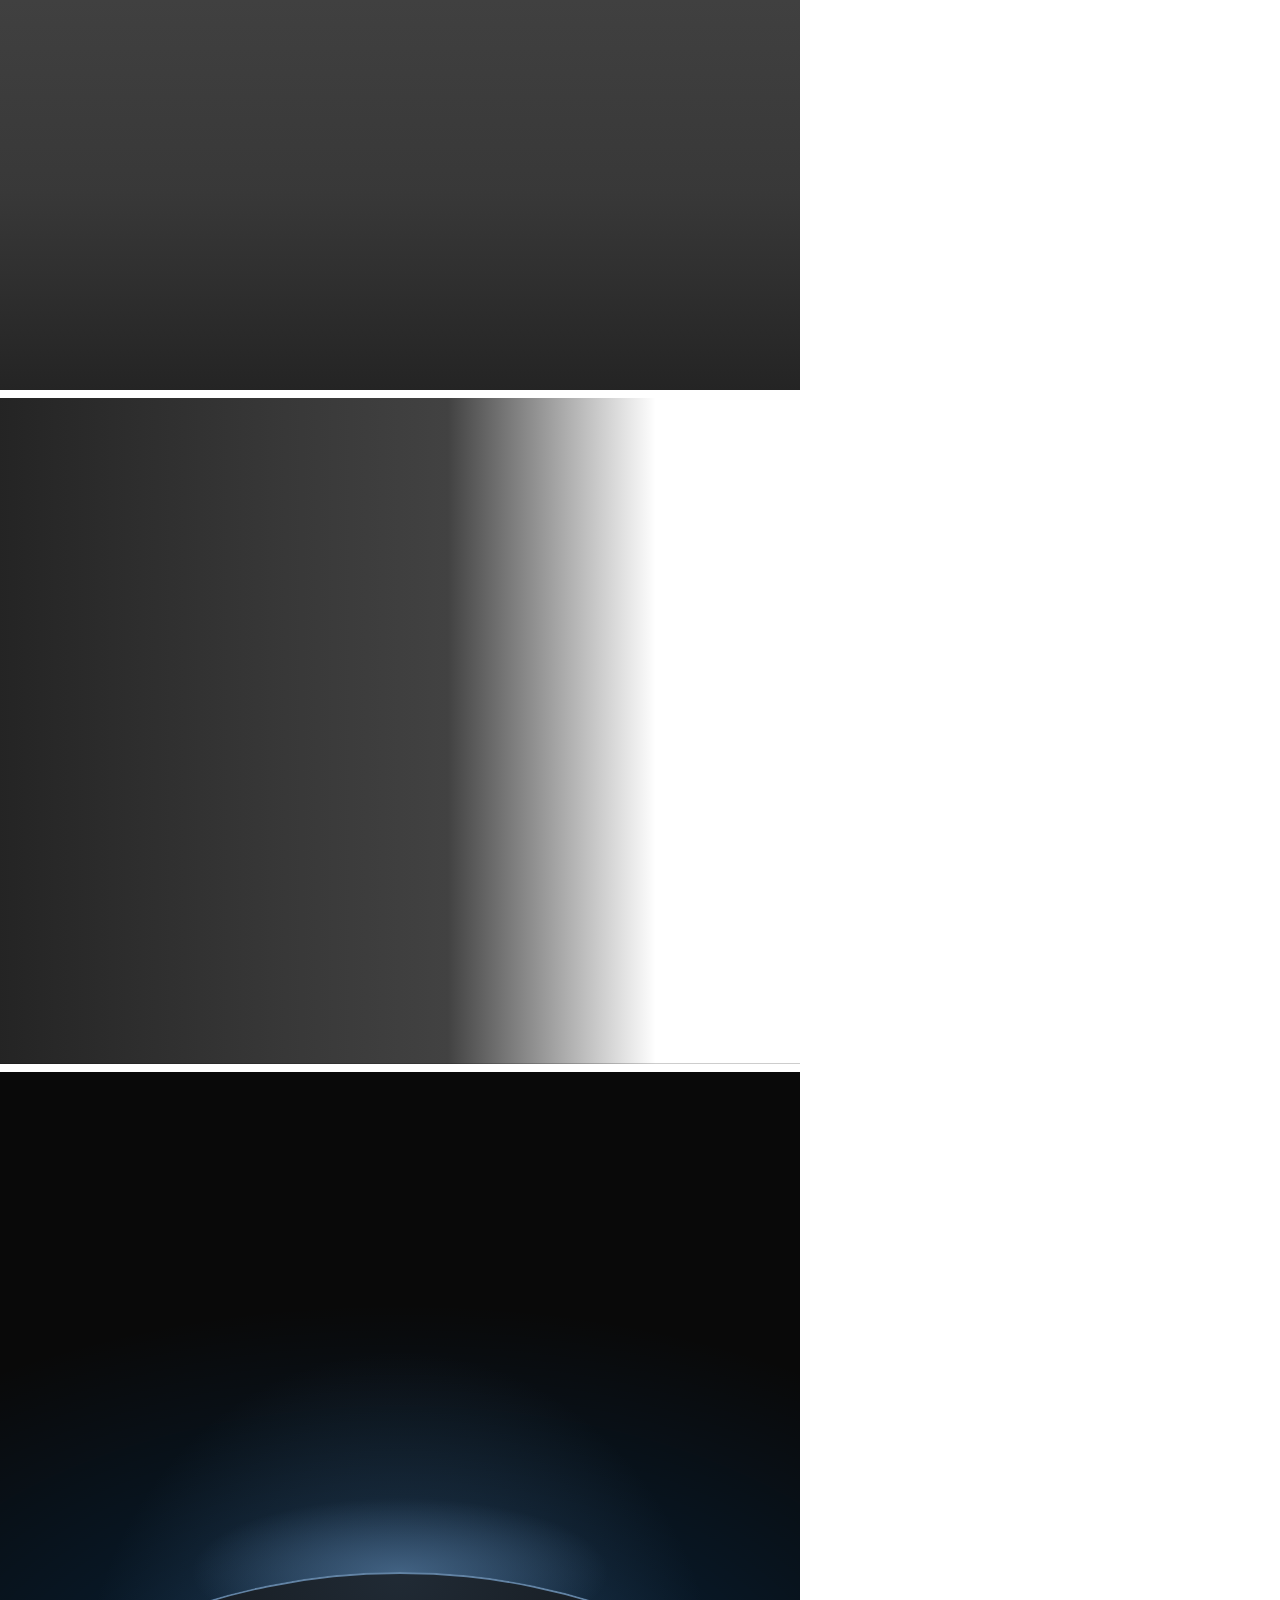
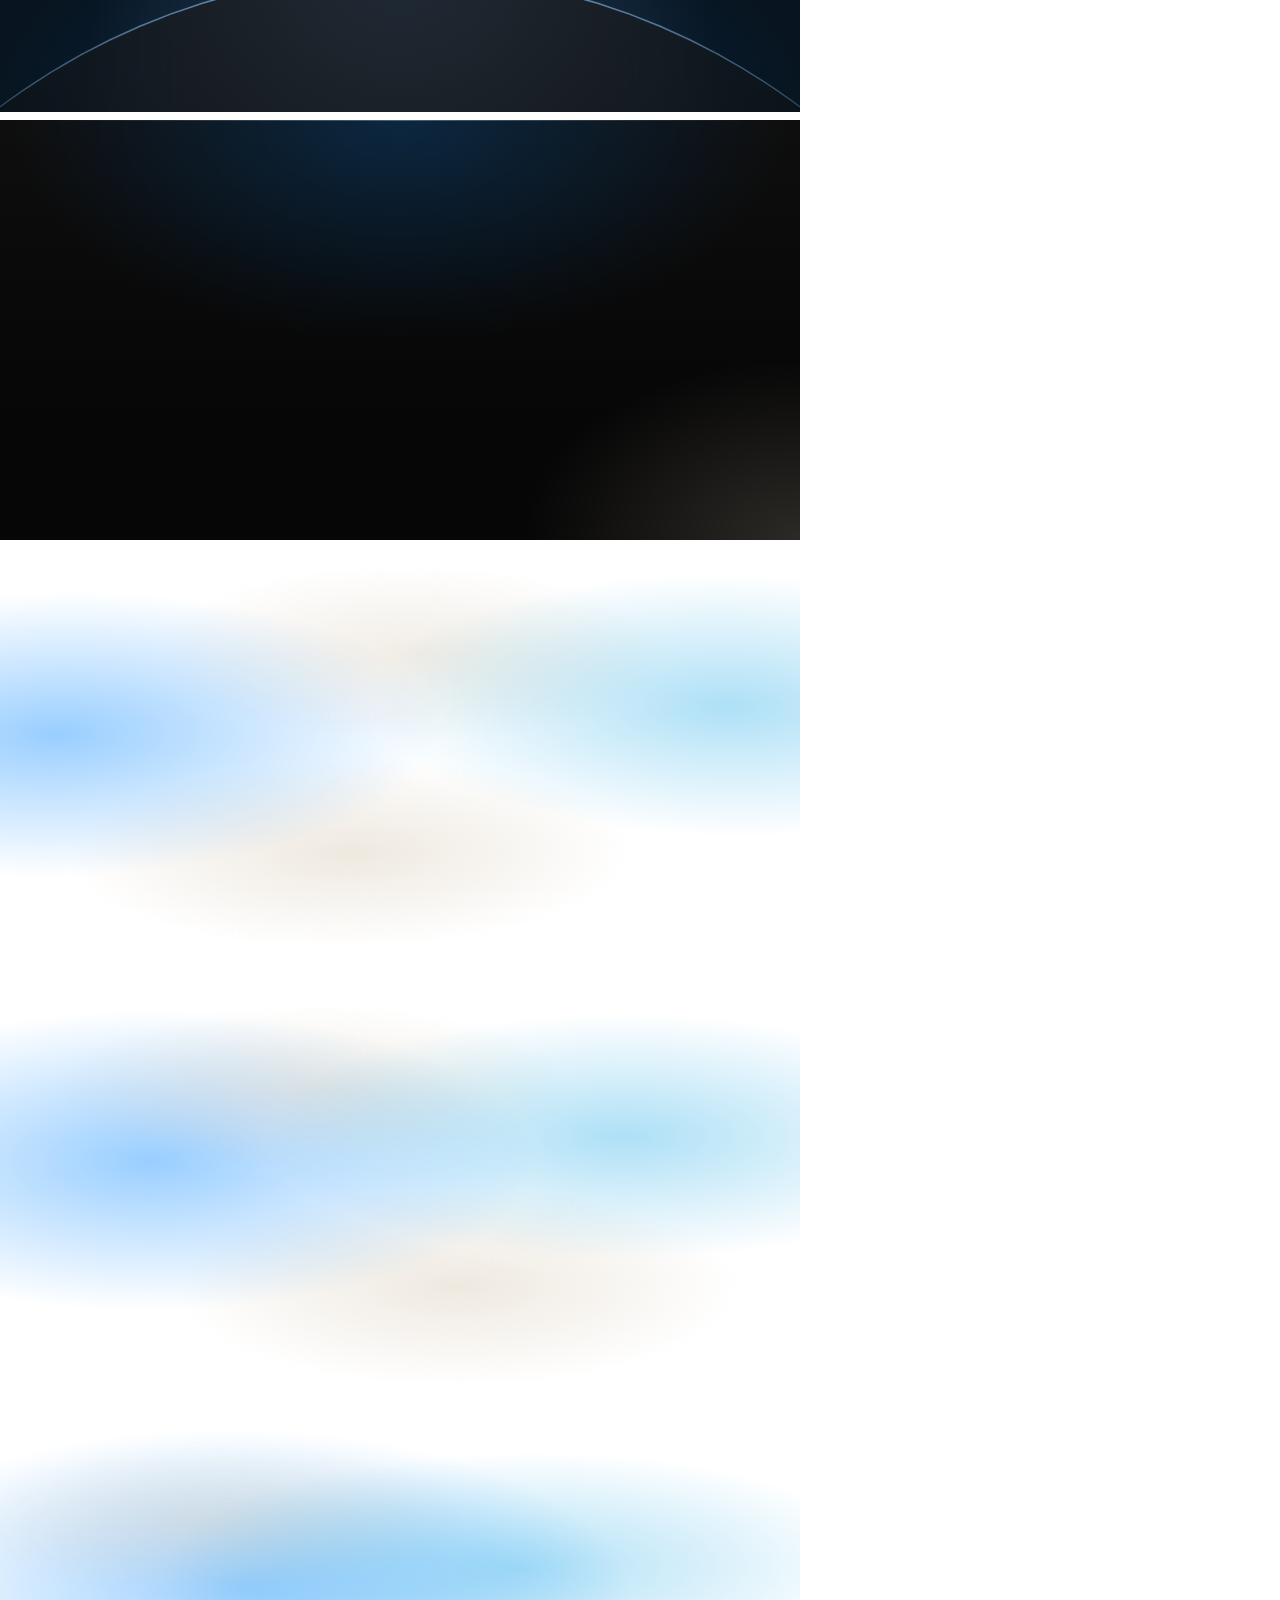
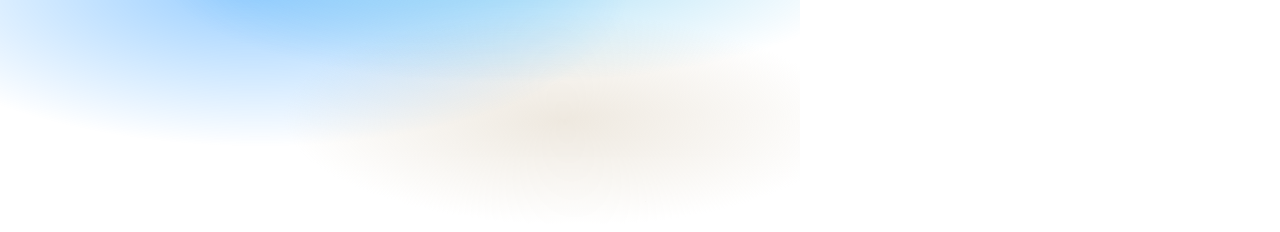
<file: .claude/skills/taste/assets/backgrounds/check.html>
<!doctype html>
<html lang="en" data-ground="sand">
<head>
<meta charset="utf-8">
<title>Backgrounds contrast check</title>
<!-- Every ground in a 800px box, for check.mjs: it sets a palette, screenshots the boxes and measures
     the ink and muted contrast on every pixel of each ground's text zone (index.json). The photograph
     grounds sit on a flat grey picture: #7c7c7c for the dark scrim, #d4d4d4 for the light one; and the worst case of the dark scrim: a white
     picture (white words on it). The light scrim is for pale photographs only. -->
<link rel="stylesheet" href="../system.css">
<link rel="stylesheet" href="backgrounds.css">
<style>body { margin: 0; width: 800px; } .box { width: 800px; margin: 0 0 8px; padding: 24px; font-size: 20px; } .pi, .pm { visibility: hidden; } .pi { color: var(--ink); } .pm { color: var(--muted); }  /* the liquid blobs held at the start, the middle and the end of their drift (the keyframes in backgrounds.css), so the text zone is measured where they stand under it */
  .at-start::before { animation: none; transform: translate3d(-7%, 0, 0) skewX(-7deg) scaleY(.94); } .at-start::after { animation: none; transform: translate3d(8%, 0, 0) skewX(6deg) scaleY(1.04); }
  .at-mid::before { animation: none; transform: translate3d(.5%, 0, 0) skewX(-.5deg) scaleY(.995); } .at-mid::after { animation: none; transform: translate3d(-.5%, 0, 0) scaleY(.98); }
  .at-end::before { animation: none; transform: translate3d(8%, 0, 0) skewX(6deg) scaleY(1.05); } .at-end::after { animation: none; transform: translate3d(-9%, 0, 0) skewX(-6deg) scaleY(.92); }
</style>
<script src="backgrounds.js" defer></script>
</head>
<body>
<div class="bg-mist box" data-g="mist" style="height:420px"><span class="pi">Ink</span> <span class="pm">Muted</span></div>
<div class="bg-halo box" data-g="halo" style="height:420px"><span class="pi">Ink</span> <span class="pm">Muted</span></div>
<div class="bg-grain box" data-g="grain" style="height:420px"><span class="pi">Ink</span> <span class="pm">Muted</span></div>
<div class="bg-paper box" data-g="paper" style="height:420px"><span class="pi">Ink</span> <span class="pm">Muted</span></div>
<div class="bg-dusk box" data-g="dusk" style="height:420px"><span class="pi">Ink</span> <span class="pm">Muted</span></div>
<div class="bg-topglow box" data-g="topglow" style="height:560px"><span class="pi">Ink</span> <span class="pm">Muted</span></div>
<div class="bg-ruled box" data-g="ruled" style="height:420px"><span class="pi">Ink</span> <span class="pm">Muted</span></div>
<div class="bg-dots box" data-g="dots" style="height:420px"><span class="pi">Ink</span> <span class="pm">Muted</span></div>
<div class="bg-arcs box" data-g="arcs" style="height:420px"><span class="pi">Ink</span> <span class="pm">Muted</span></div>
<div class="bg-band box" data-g="band" style="height:420px"><span class="pi">Ink</span> <span class="pm">Muted</span></div>
<div class="bg-field box" data-g="field" style="height:420px"><span class="pi">Ink</span> <span class="pm">Muted</span></div>
<div class="bg-band bg-tint box" data-g="band-tint" style="height:420px"><span class="pi">Ink</span> <span class="pm">Muted</span></div>
<div class="bg-field bg-tint box" data-g="field-tint" style="height:420px"><span class="pi">Ink</span> <span class="pm">Muted</span></div>
<div class="bg-photo box" data-g="photo" style="height:520px;--g-photo:linear-gradient(#7c7c7c,#7c7c7c)"><span class="pi">Ink</span> <span class="pm">Muted</span></div>
<div class="bg-photo bg-photo--left box" data-g="photo-left" style="height:520px;--g-photo:linear-gradient(#7c7c7c,#7c7c7c)"><span class="pi">Ink</span> <span class="pm">Muted</span></div>
<div class="bg-photo bg-photo--light box" data-g="photo-light" style="height:520px;--g-photo:linear-gradient(#d4d4d4,#d4d4d4)"><span class="pi">Ink</span> <span class="pm">Muted</span></div>
<div class="bg-photo box" data-g="photo-white" style="height:520px;--g-photo:linear-gradient(#fff,#fff)"><span class="pi">Ink</span> <span class="pm">Muted</span></div>
<div class="bg-photo bg-photo--left box" data-g="photo-left-white" style="height:520px;--g-photo:linear-gradient(#fff,#fff)"><span class="pi">Ink</span> <span class="pm">Muted</span></div>
<div class="bg-horizon box" data-g="horizon" style="height:640px"><span class="pi">Ink</span> <span class="pm">Muted</span></div>
<div class="bg-deep box" data-g="deep" style="height:420px"><span class="pi">Ink</span> <span class="pm">Muted</span></div>
<div class="bg-liquid box at-start" data-g="liquid" data-no-pause style="height:420px"><span class="pi">Ink</span> <span class="pm">Muted</span></div>
<div class="bg-liquid box at-mid" data-g="liquid-mid" data-no-pause style="height:420px"><span class="pi">Ink</span> <span class="pm">Muted</span></div>
<div class="bg-liquid box at-end" data-g="liquid-end" data-no-pause style="height:420px"><span class="pi">Ink</span> <span class="pm">Muted</span></div>

</body>
</html>
</file>
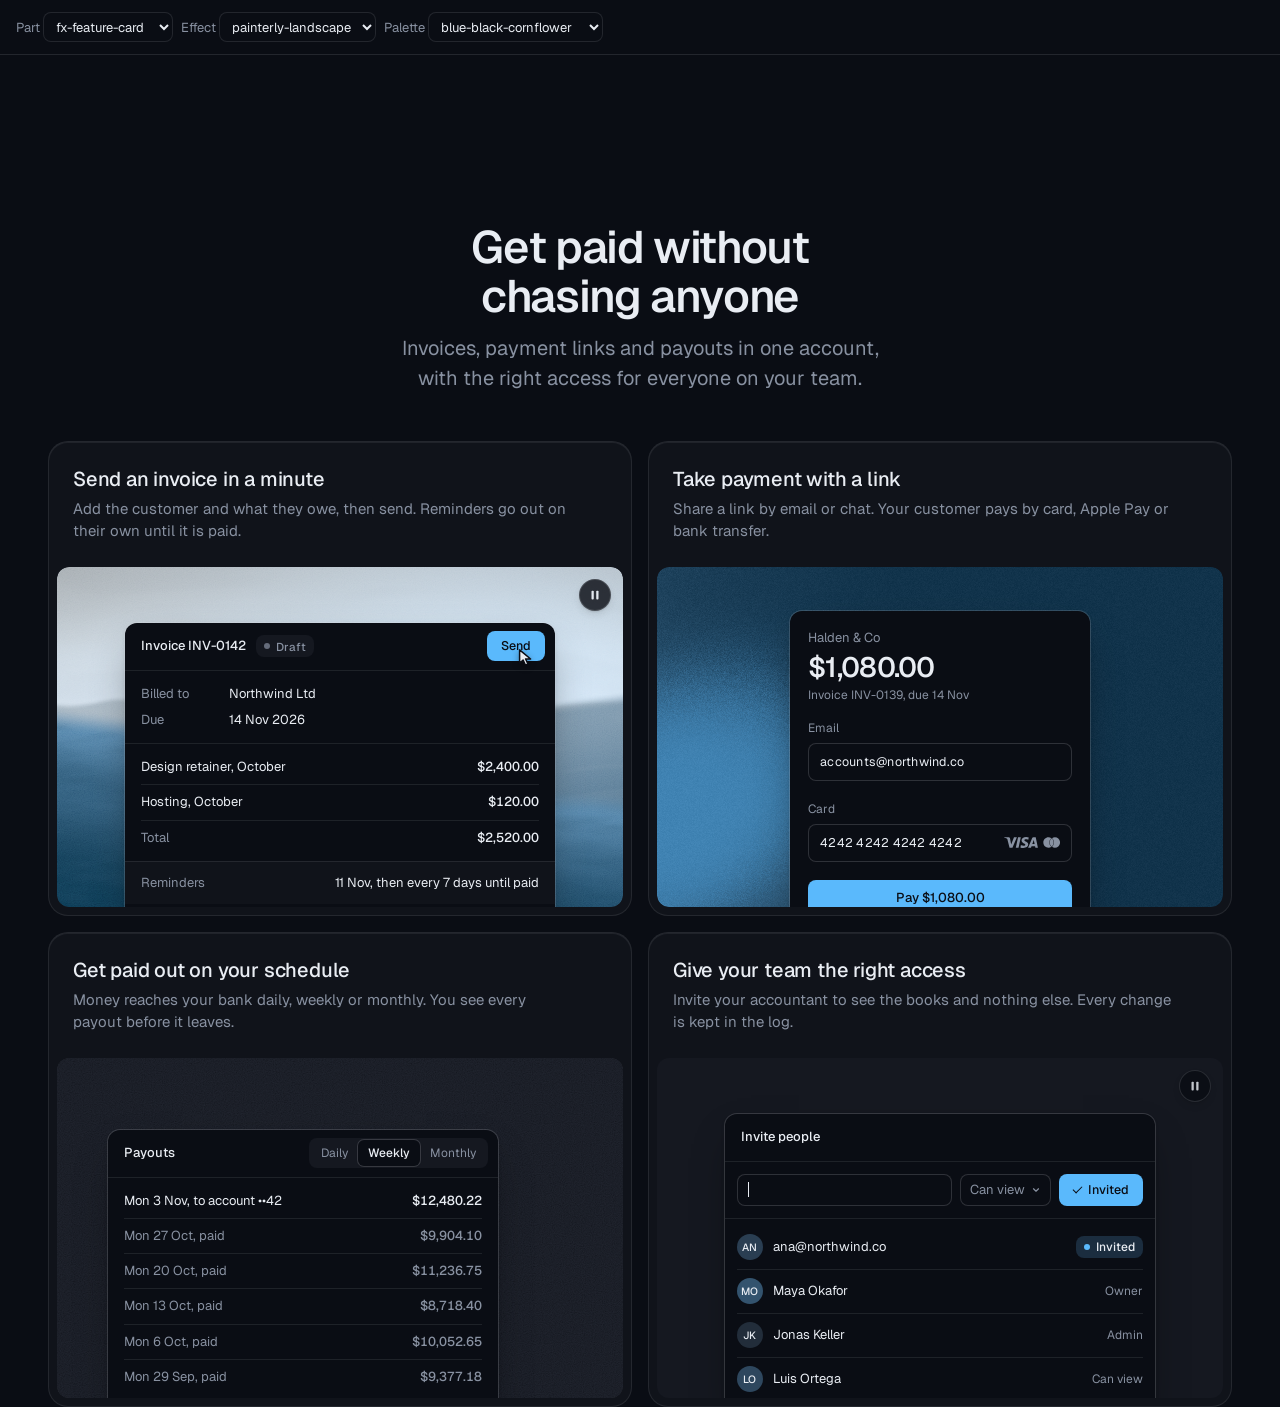
<file: .claude/skills/taste/assets/components/_lab.html>
<!doctype html>
<html lang="en" data-radius="soft">
<head>
<script>window.__tpGlMax = 16;   /* a gallery shows many live effects at once; a page of a site keeps the default 4 (fx.js) */</script>
<meta charset="utf-8">
<meta name="viewport" content="width=device-width, initial-scale=1">
<title>Component lab</title>
<link rel="preconnect" href="https://fonts.googleapis.com">
<link rel="preconnect" href="https://fonts.gstatic.com" crossorigin>
<link href="https://fonts.googleapis.com/css2?family=Geist:wght@100..900&family=Geist+Mono:wght@400..600&display=swap" rel="stylesheet">
<link rel="stylesheet" href="../system.css">
<link rel="stylesheet" href="./base.css">
<style>
  /* one component on its own, with a chosen effect (or object) and palette:
     _lab.html?c=fx-chart&fx=ruled-grounds&palette=white-link-blue&w=640 */
  :root { --font-display: "Geist", system-ui, sans-serif; --font-text: "Geist", system-ui, sans-serif; --font-mono: "Geist Mono", ui-monospace, monospace; --display-weight: 560; --display-tracking: -0.03em; }
  body { min-height: 100vh; margin: 0; }
  .bar { display: flex; flex-wrap: wrap; gap: 8px; align-items: center; padding: 12px 16px; border-bottom: 1px solid var(--line); font: 13px/1.4 var(--font-text); color: var(--muted); }
  .bar select { font: inherit; color: var(--ink); background: var(--bg); border: 1px solid var(--line); border-radius: var(--r-sm); height: 30px; padding: 0 8px; }
  .stage { padding: clamp(16px, 4vw, 48px); margin-inline: auto; }
</style>
</head>
<body>
<div class="bar">
  <label>Part <select id="c"></select></label>
  <label>Effect <select id="fx"></select></label>
  <label>Palette <select id="pal"></select></label>
</div>
<main class="stage" id="stage"></main>
<script type="module">
  import fx from '../effects/fx.js';
  const PARTS = ['fx-feature-card', 'fx-dither-object', 'fx-headline', 'fx-button', 'fx-prompt', 'fx-icon-tiles', 'fx-stat', 'fx-globe', 'fx-map', 'fx-chart', 'fx-bars', 'fx-band', 'fx-spotlight', 'fx-photo', 'fx-avatar', 'fx-search', 'fx-logos', 'fx-tabs', 'fx-pricing', 'fx-progress'];
  const PALETTES = {
    'blue-black-cornflower': { bg: '#0a0d14', surface: '#131824', ink: '#e9edf3', muted: '#8891a1', accent: '#5ab9fc', accentInk: '#0a0d14' },
    'graphite-safety-orange': { bg: '#18191b', surface: '#222427', ink: '#eff0f1', muted: '#9c9ea3', accent: '#ff4a1f', accentInk: '#18191b' },
    'white-link-blue': { bg: '#ffffff', surface: '#f4f4f4', ink: '#111111', muted: '#6b6b6b', accent: '#1a4be0', accentInk: '#ffffff' },
    'moss-sand': { bg: '#ddd6c6', surface: '#d2cab8', ink: '#2a2a26', muted: '#59574e', accent: '#4f6238', accentInk: '#ffffff' },
    'cobalt-field': { bg: '#0034eb', surface: '#002fd6', ink: '#ffffff', muted: '#dfe4f2', accent: '#e9e34a', accentInk: '#111111' },
  };
  const q = new URLSearchParams(location.search);
  const part = PARTS.includes(q.get('c')) ? q.get('c') : PARTS[0];
  const palId = PALETTES[q.get('palette')] ? q.get('palette') : 'blue-black-cornflower';
  const p = PALETTES[palId];
  const s = document.documentElement.style;
  const action = fx.color.contrast(p.accent, p.bg) >= 2.2 ? p.accent : p.ink;
  Object.entries({ '--p-bg': p.bg, '--p-surface': p.surface, '--p-ink': p.ink, '--p-muted': p.muted, '--p-accent': p.accent, '--p-accent-ink': p.accentInk, '--p-action': action, '--p-action-ink': action === p.accent ? p.accentInk : p.bg }).forEach(([k, v]) => s.setProperty(k, v));
  s.colorScheme = fx.color.isDark(p.bg) ? 'dark' : 'light';
  if (q.has('fallback')) fx.config.forceFallback = true;
  // one part at a time: at most 4 live WebGL contexts on this page
  fx.config.maxLive = 4;
  if (q.has('w')) document.getElementById('stage').style.maxWidth = q.get('w') + 'px';

  const base = `./${part}/`;
  const [meta, html, mod] = await Promise.all([fetch(base + 'meta.json').then(r => r.json()), fetch(base + 'component.html').then(r => r.text()), import(base + 'component.js')]);
  const link = Object.assign(document.createElement('link'), { rel: 'stylesheet', href: base + 'component.css' });
  document.head.append(link);
  await new Promise(r => { link.onload = link.onerror = r; });
  const choices = meta.effects?.length ? meta.effects : meta.objects || [];
  const chosen = choices.includes(q.get('fx')) ? q.get('fx') : meta.default;
  const stage = document.getElementById('stage');
  stage.innerHTML = html;
  const root = stage.firstElementChild;
  // the chosen effect goes where the part reads it: data-cx-object, data-cx-fill, or data-cx-effect on the root
  // the dither object: one figure set to the chosen object (one live object, as on a page); no caption under it
  if (meta.objects) {
    const fig = root.matches('[data-cx-object]') ? root : root.querySelector('[data-cx-object]');
    fig.dataset.cxObject = chosen;
    if (q.get('render') === 'studio') fig.dataset.cxRender = 'studio';
    fig.querySelector('.cx-obj__stage').removeAttribute('aria-label');
    fig.style.maxWidth = '720px';
  }
  // without ?fx= the markup keeps its own effects (the feature card mixes a landscape and a grain: setting
  // the default on every panel would paint the grain panel as a landscape too)
  else if (!choices.includes(q.get('fx'))) { /* as written */ }
  else if (root.querySelector('[data-cx-fill]')) root.querySelectorAll('[data-cx-fill]').forEach(el => { el.dataset.cxFill = chosen; });
  else if (root.querySelector('[data-cx-effect]')) root.querySelectorAll('[data-cx-effect]').forEach(el => { el.dataset.cxEffect = chosen; });
  else root.dataset.cxEffect = chosen;
  // the map draws its baked streets; an effect named with ?fx= shows its fallback ground (no map data) instead
  if (part === 'fx-map' && choices.includes(q.get('fx'))) delete root.dataset.cxMap;
  await document.fonts.ready;
  window.__part = mod.default(root);
  setTimeout(() => { document.documentElement.dataset.ready = '1'; }, 1200);

  const fill = (sel, list, cur, key) => {
    const el = document.getElementById(sel);
    el.innerHTML = list.map(v => `<option${v === cur ? ' selected' : ''}>${v}</option>`).join('');
    el.addEventListener('change', () => { q.set(key, el.value); if (key === 'c') q.delete('fx'); location.search = q.toString(); });
  };
  fill('c', PARTS, part, 'c');
  // a part whose default is none (the map's streets, the photograph as it is) lists none first, so the
  // select never shows an effect that is not on
  fill('fx', meta.default === 'none' ? ['none', ...choices] : choices, chosen, 'fx');
  fill('pal', Object.keys(PALETTES), palId, 'palette');
</script>
</body>
</html>
</file>
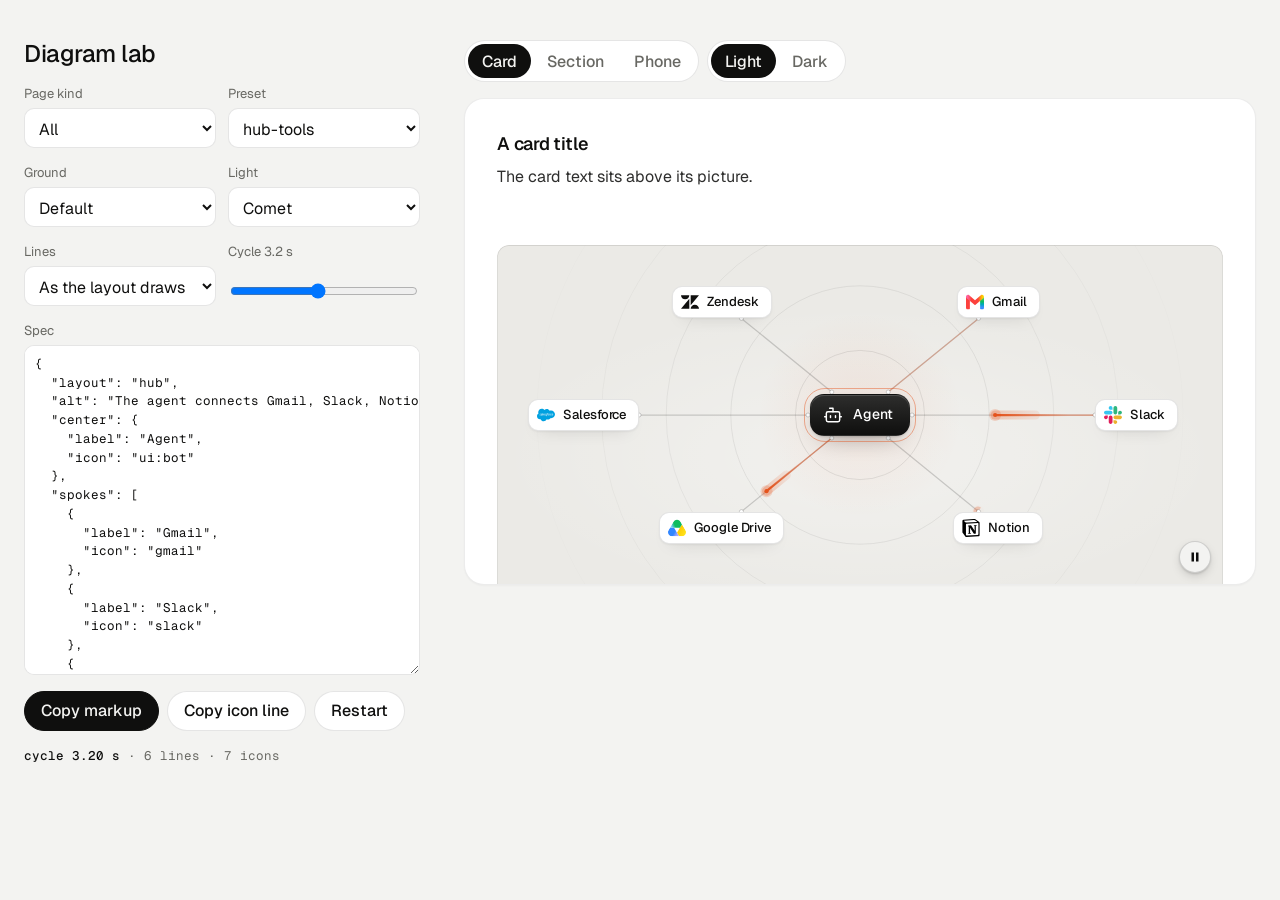
<file: .claude/skills/taste/assets/diagrams/lab.html>
<!doctype html>
<html lang="en">
<head>
<meta charset="utf-8">
<meta name="viewport" content="width=device-width, initial-scale=1">
<title>Diagram lab</title>
<link rel="preconnect" href="https://fonts.googleapis.com">
<link rel="preconnect" href="https://fonts.gstatic.com" crossorigin>
<link href="https://fonts.googleapis.com/css2?family=Geist:wght@300..700&family=Geist+Mono:wght@400;500&display=swap" rel="stylesheet">
<link rel="stylesheet" href="../ui/cards.css">
<link rel="stylesheet" href="diagram.css">
<style>
  /* The builder: pick a preset, change the JSON or the controls, see the card at once, copy the markup. Not part of a page. */
  :root { --font-text: "Geist", system-ui, sans-serif; --font-display: "Geist", system-ui, sans-serif; --font-mono: "Geist Mono", ui-monospace, monospace; }
  [data-theme="light"] { --bg: #f3f3f1; --card: #ffffff; --ink: #0f0f0e; --muted: #686863; --accent: #e5531c; --accent-ink: #ffffff; --frag: #ffffff; --ground-bg: #ebeae6; --ground-accent: #dcd9d0; --line: rgb(0 0 0 / .1); --field: #ffffff; }
  [data-theme="light"][data-accent="blue"] { --accent: #2456e8; }
  [data-theme="light"][data-accent="green"] { --accent: #16825d; }
  [data-theme="dark"] { --bg: #070708; --card: #141416; --ink: #f2f2ef; --muted: #8f9094; --accent: #ff7a3c; --accent-ink: #120c08; --frag: #1c1d20; --ground-bg: #101012; --ground-accent: #232326; --line: rgb(255 255 255 / .12); --field: #101012; }
  [data-theme="dark"][data-accent="white"] { --accent: #f2f2ef; --accent-ink: #0b0b0c; }
  [data-theme="dark"][data-accent="green"] { --accent: #3ccf8e; --accent-ink: #06130d; }
  * { box-sizing: border-box; }
  html, body { margin: 0; }
  body { font-family: var(--font-text); background: var(--bg); color: var(--ink); -webkit-font-smoothing: antialiased; min-height: 100vh; }
  .lab { display: grid; gap: 32px; max-width: 1440px; margin: 0 auto; padding: 32px 24px 64px; }
  .side { display: grid; gap: 16px; align-content: start; min-width: 0; }
  .side h1 { margin: 0; font: 500 24px/1.2 var(--font-display); letter-spacing: -0.02em; }
  .row { display: grid; gap: 6px; }
  .row > label, .row > .lbl { font-size: 13px; color: var(--muted); }
  .two { display: grid; grid-template-columns: 1fr 1fr; gap: 12px; }
  select, textarea, button, input[type=range] { font: inherit; color: inherit; }
  select, textarea { width: 100%; background: var(--field); border: 1px solid var(--line); border-radius: 10px; padding: 9px 10px; }
  select { height: 40px; }
  textarea { min-height: 360px; resize: vertical; font: 400 12.5px/1.5 var(--font-mono); white-space: pre; tab-size: 2; }
  textarea.is-bad { border-color: #c4321c; }
  .btns { display: flex; flex-wrap: wrap; gap: 8px; }
  button.b { height: 40px; padding: 0 16px; border-radius: 999px; border: 1px solid var(--line); background: var(--card); cursor: pointer; font-weight: 500; }
  button.b:hover { border-color: var(--ink); }
  button.b--main { background: var(--ink); color: var(--bg); border-color: var(--ink); }
  .out { font: 400 12.5px/1.5 var(--font-mono); color: var(--muted); overflow-wrap: anywhere; min-height: 1.5em; }
  .out b { color: var(--ink); font-weight: 500; }
  .out .bad { color: #c4321c; }
  .lb-stage { min-width: 0; display: grid; align-content: start; gap: 16px; }
  .lb-stage .card > .panel { --p-h: 340px; }
  .lb-stage .card--wide > .panel { --p-h: 560px; }
  .lb-stage .card--phone { max-width: 390px; }
  .lb-stage .card--phone > .panel { --p-h: 300px; }
  .seg { display: inline-flex; border: 1px solid var(--line); border-radius: 999px; padding: 3px; gap: 2px; background: var(--card); width: fit-content; }
  .seg button { height: 34px; padding: 0 14px; border: 0; background: none; border-radius: 999px; cursor: pointer; font-weight: 500; color: var(--muted); }
  .seg button[aria-pressed="true"] { background: var(--ink); color: var(--bg); }
  @media (min-width: 1024px) { .lab { grid-template-columns: 400px minmax(0, 1fr); gap: 40px; padding-top: 40px; } textarea { min-height: 330px; } .side { position: sticky; top: 24px; max-height: calc(100vh - 48px); overflow: auto; padding-right: 4px; } }
  @media (max-width: 639px) { .lab { padding: 24px 16px 48px; } }
</style>
</head>
<body data-theme="light" data-icon-base="../icons/demo/">
<div class="lab">
  <aside class="side">
    <h1>Diagram lab</h1>
    <div class="two">
      <div class="row"><label for="type">Page kind</label><select id="type"><option value="">All</option><option>software</option><option>tech</option><option>gaming</option><option>product</option><option>service</option></select></div>
      <div class="row"><label for="preset">Preset</label><select id="preset"></select></div>
    </div>
    <div class="two">
      <div class="row"><label for="ground">Ground</label><select id="ground"><option value="">Default</option><option>dots</option><option>rings</option><option>grid</option><option>glow</option><option>glow dots</option><option>glow rings</option><option>none</option></select></div>
      <div class="row"><label for="pulse">Light</label><select id="pulse"><option value="">Comet</option><option>dot</option><option>none</option></select></div>
    </div>
    <div class="two">
      <div class="row"><label for="curve">Lines</label><select id="curve"><option value="">As the layout draws them</option><option>curve</option><option>elbow</option><option>swirl</option></select></div>
      <div class="row"><label for="cycle">Cycle <span id="cycleV">3.2 s</span></label><input id="cycle" type="range" min="2.5" max="4" step="0.1" value="3.2"></div>
    </div>
    <div class="row"><label for="json">Spec</label><textarea id="json" spellcheck="false"></textarea></div>
    <div class="btns">
      <button class="b b--main" id="copy" type="button">Copy markup</button>
      <button class="b" id="copyIcons" type="button">Copy icon line</button>
      <button class="b" id="restart" type="button">Restart</button>
    </div>
    <div class="out" id="info"></div>
  </aside>
  <main class="lb-stage">
    <div class="btns">
      <div class="seg" id="size" role="group" aria-label="Size"><button type="button" data-v="card" aria-pressed="true">Card</button><button type="button" data-v="section" aria-pressed="false">Section</button><button type="button" data-v="phone" aria-pressed="false">Phone</button></div>
      <div class="seg" id="theme" role="group" aria-label="Palette"><button type="button" data-v="light" aria-pressed="true">Light</button><button type="button" data-v="dark" aria-pressed="false">Dark</button></div>
    </div>
    <article class="card card--row" id="card"><h3 id="ct"></h3><p id="cp"></p><div class="panel"><div class="dg" id="dg"></div></div></article>
  </main>
</div>
<script type="module">
  import dg from './diagram.js';
  const $ = id => document.getElementById(id);
  const presets = await dg.presets();
  const base = new URL('../icons/demo/', location.href).href;
  const q = new URLSearchParams(location.search);
  let spec = null, d = null, size = 'card';

  const names = type => Object.keys(presets).filter(k => !type || (presets[k].types || []).includes(type));
  const fillPresets = () => { $('preset').innerHTML = names($('type').value).map(k => `<option>${k}</option>`).join(''); };
  const load = id => { spec = JSON.parse(JSON.stringify(presets[id])); delete spec.types; $('json').value = JSON.stringify(spec, null, 2); sync(); };
  const first = n => (spec.center || spec.core || spec.input || spec.root || spec.left || {}).label || n;

  function iconIds(o, out = new Set()) {
    if (Array.isArray(o)) o.forEach(x => iconIds(x, out));
    else if (o && typeof o === 'object') for (const k in o) { if (k === 'icon' && typeof o[k] === 'string' && !/^text:|[/.]/.test(o[k])) out.add(o[k]); else iconIds(o[k], out); }
    return out;
  }
  function markup() {
    const j = JSON.stringify(spec);
    return /'/.test(j)
      ? `<div class="panel"><div class="dg" data-diagram><script type="application/json">${j}<\/script></div></div>`
      : `<div class="panel"><div class="dg" data-diagram='${j}'></div></div>`;
  }
  function paint() {
    const card = $('card');
    card.classList.toggle('card--wide', size === 'section');
    card.classList.toggle('card--phone', size === 'phone');
    const s = JSON.parse(JSON.stringify(spec));
    if (size === 'section') s.size = 'section';
    $('ct').textContent = 'A card title';
    $('cp').textContent = 'The card text sits above its picture.';
    const el = $('dg');
    d = dg.mount(el, s, { iconBase: base });
    const ids = [...iconIds(spec)];
    setTimeout(() => {
      $('info').innerHTML = `<b>cycle ${d.T ? d.T.toFixed(2) : '-'} s</b> · ${d.E ? d.E.filter(e => e.lit).length : 0} lines · ${ids.length} icons`;
    }, 400);
  }
  function sync() {
    try { spec = JSON.parse($('json').value); $('json').classList.remove('is-bad'); } catch (e) { $('json').classList.add('is-bad'); $('info').innerHTML = `<span class="bad">${e.message}</span>`; return; }
    paint();
  }
  // a control writes into the spec and the textarea
  function setField(path, v) {
    try { spec = JSON.parse($('json').value); } catch { return; }
    const [a, b] = path.split('.');
    if (b) { spec[a] = spec[a] || {}; if (v === '' || v == null) delete spec[a][b]; else spec[a][b] = v; if (!Object.keys(spec[a]).length) delete spec[a]; }
    else if (v === '' || v == null) delete spec[a]; else spec[a] = v;
    $('json').value = JSON.stringify(spec, null, 2);
    sync();
  }
  $('type').onchange = () => { fillPresets(); load($('preset').value); };
  $('preset').onchange = () => { $('ground').value = $('pulse').value = $('curve').value = ''; $('cycle').value = 3.2; $('cycleV').textContent = '3.2 s'; load($('preset').value); };
  $('ground').onchange = () => setField('ground', $('ground').value);
  $('pulse').onchange = () => setField('motion.pulse', $('pulse').value);
  $('curve').onchange = () => setField('curve', $('curve').value);
  $('cycle').oninput = () => { $('cycleV').textContent = (+$('cycle').value).toFixed(1) + ' s'; setField('motion.cycle', +$('cycle').value === 3.2 ? '' : +$('cycle').value); };
  let t0; $('json').oninput = () => { clearTimeout(t0); t0 = setTimeout(sync, 350); };
  $('restart').onclick = () => d && d.restart && d.restart();
  const copy = async (text, btn, label) => { try { await navigator.clipboard.writeText(text); btn.textContent = 'Copied'; } catch { btn.textContent = 'Copy failed'; } setTimeout(() => (btn.textContent = label), 1400); };
  $('copy').onclick = () => copy(markup(), $('copy'), 'Copy markup');
  $('copyIcons').onclick = () => copy(`node <skill>/scripts/icons.mjs fetch ${[...iconIds(spec)].join(' ')} --out assets/icons`, $('copyIcons'), 'Copy icon line');
  for (const [id, key] of [['size', 'size'], ['theme', 'theme']]) {
    $(id).onclick = ev => {
      const b = ev.target.closest('button'); if (!b) return;
      [...$(id).children].forEach(x => x.setAttribute('aria-pressed', String(x === b)));
      if (key === 'size') { size = b.dataset.v; paint(); } else document.body.dataset.theme = b.dataset.v;
    };
  }
  if (q.get('type')) $('type').value = q.get('type');
  fillPresets();
  if (q.get('preset') && presets[q.get('preset')]) $('preset').value = q.get('preset');
  if (q.get('theme') === 'dark') { document.body.dataset.theme = 'dark'; $('theme').children[1].click(); }
  load($('preset').value);
  window.__lab = { get d() { return d; } };
</script>
</body>
</html>
</file>
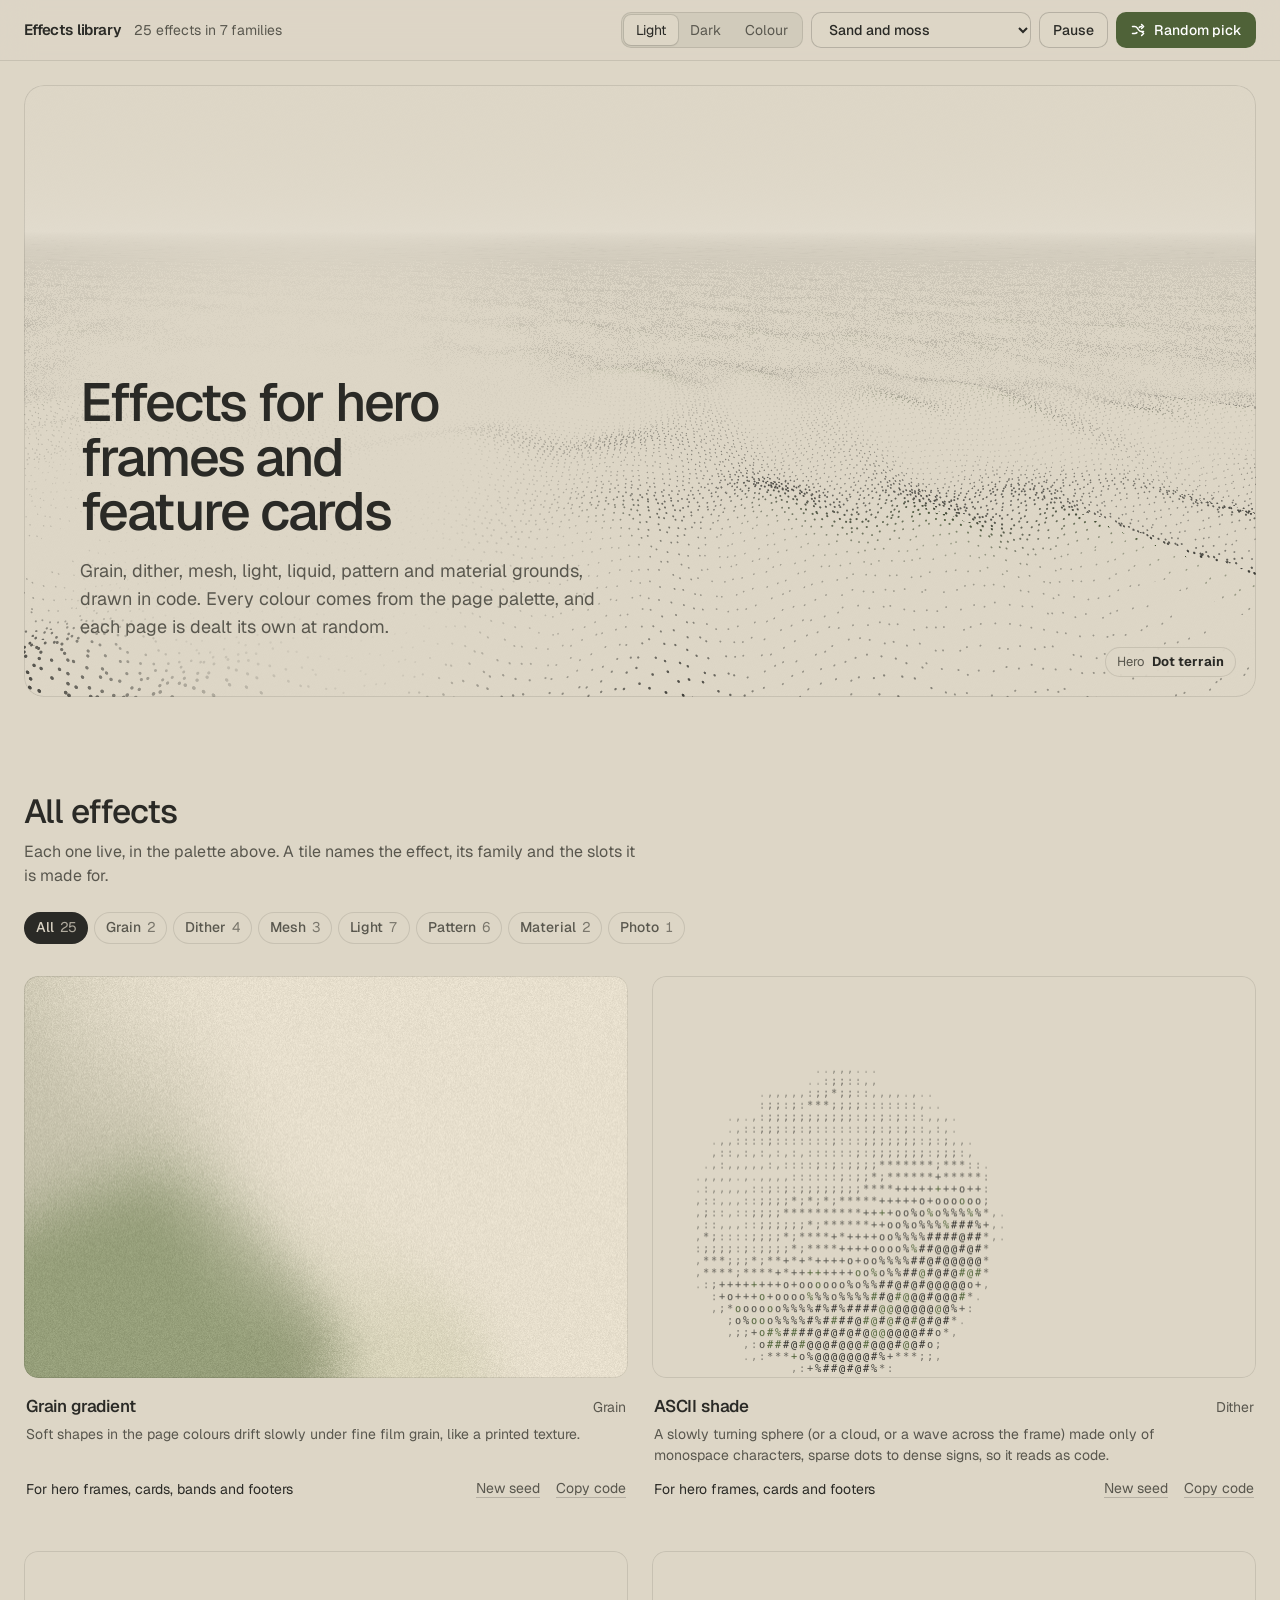
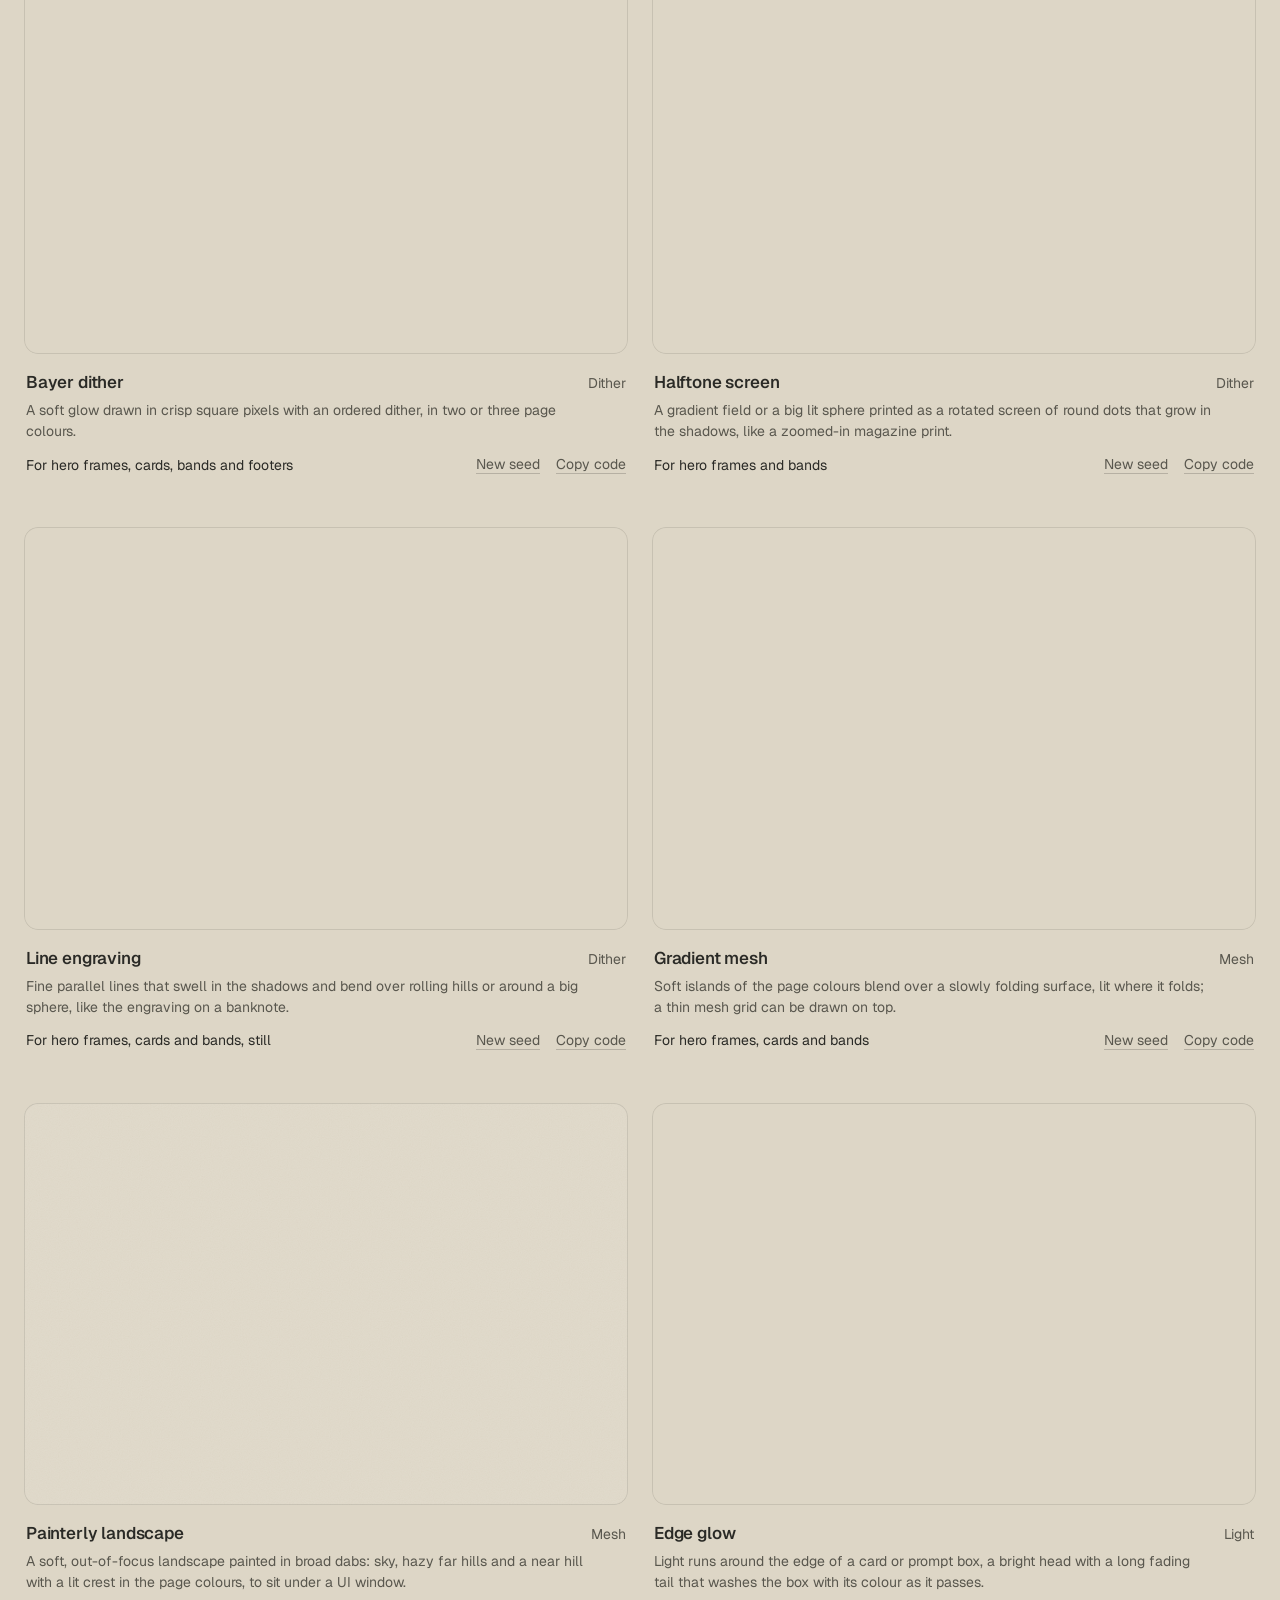
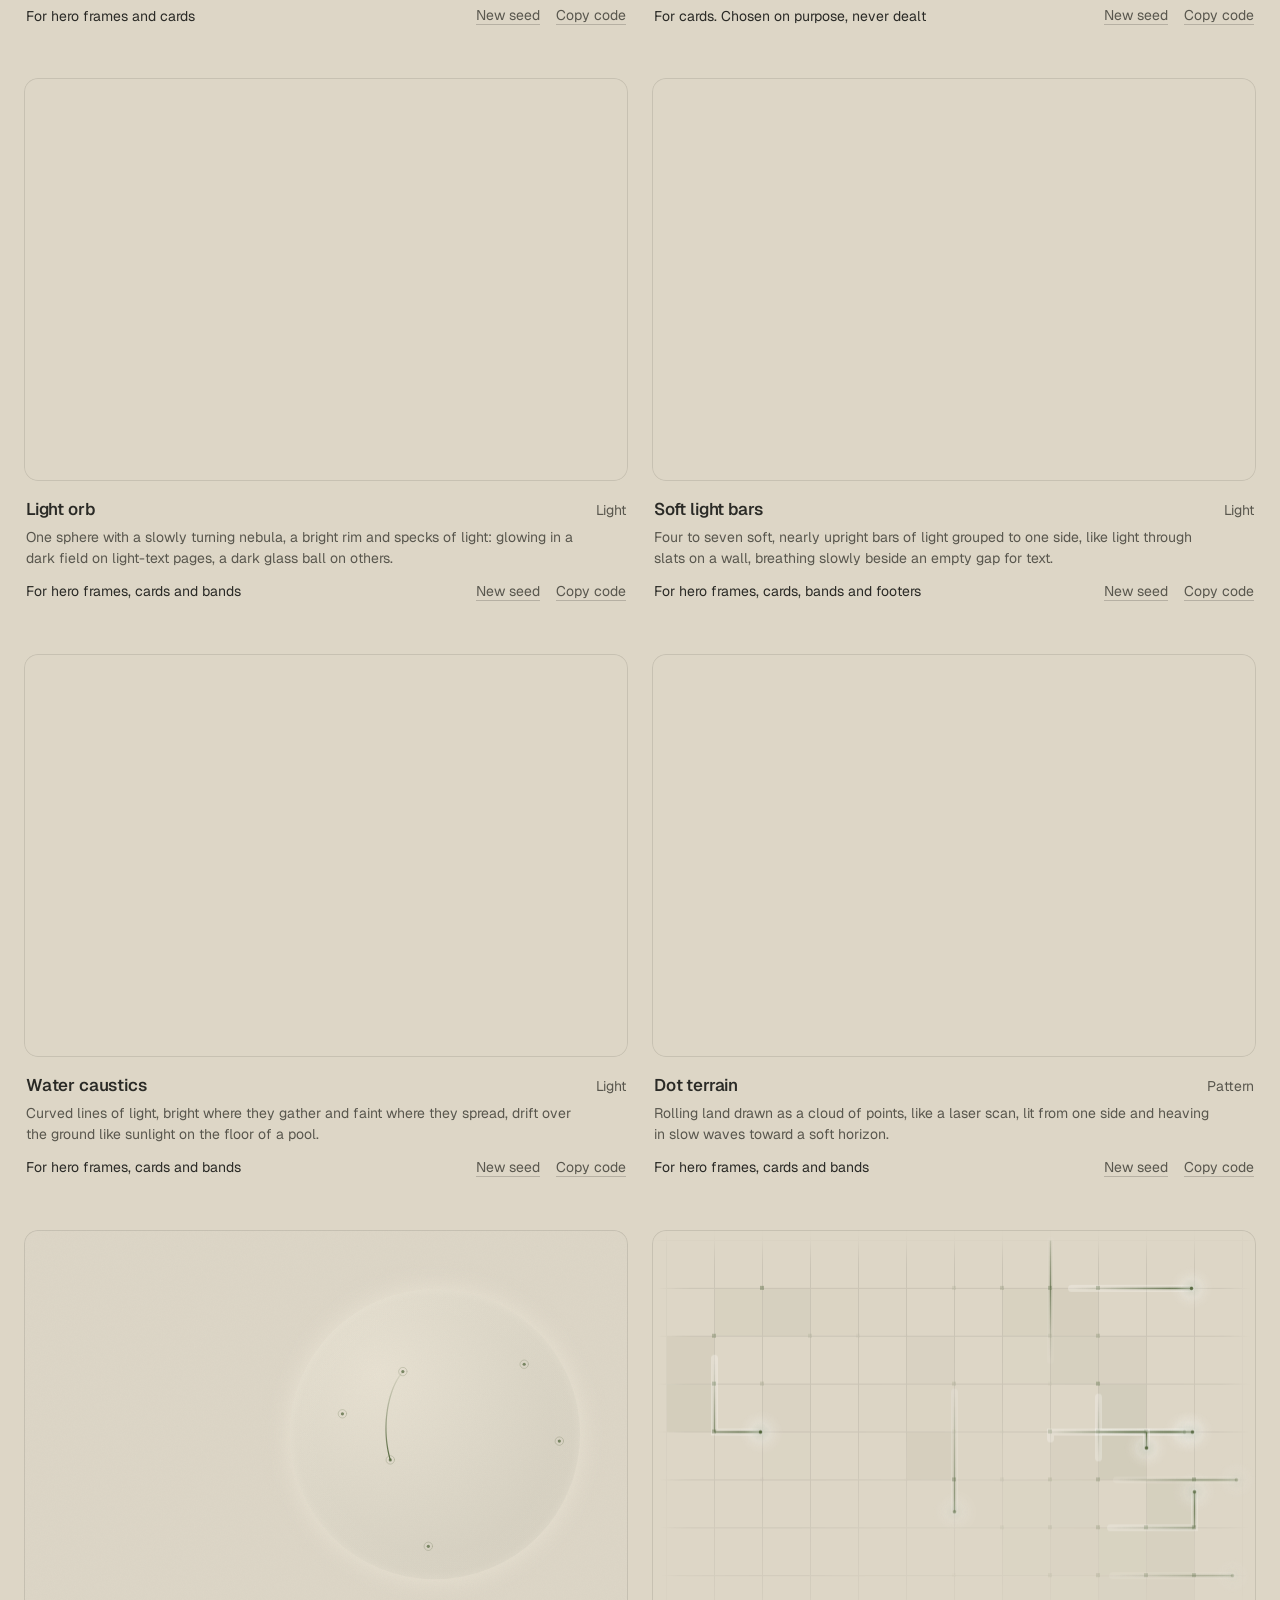
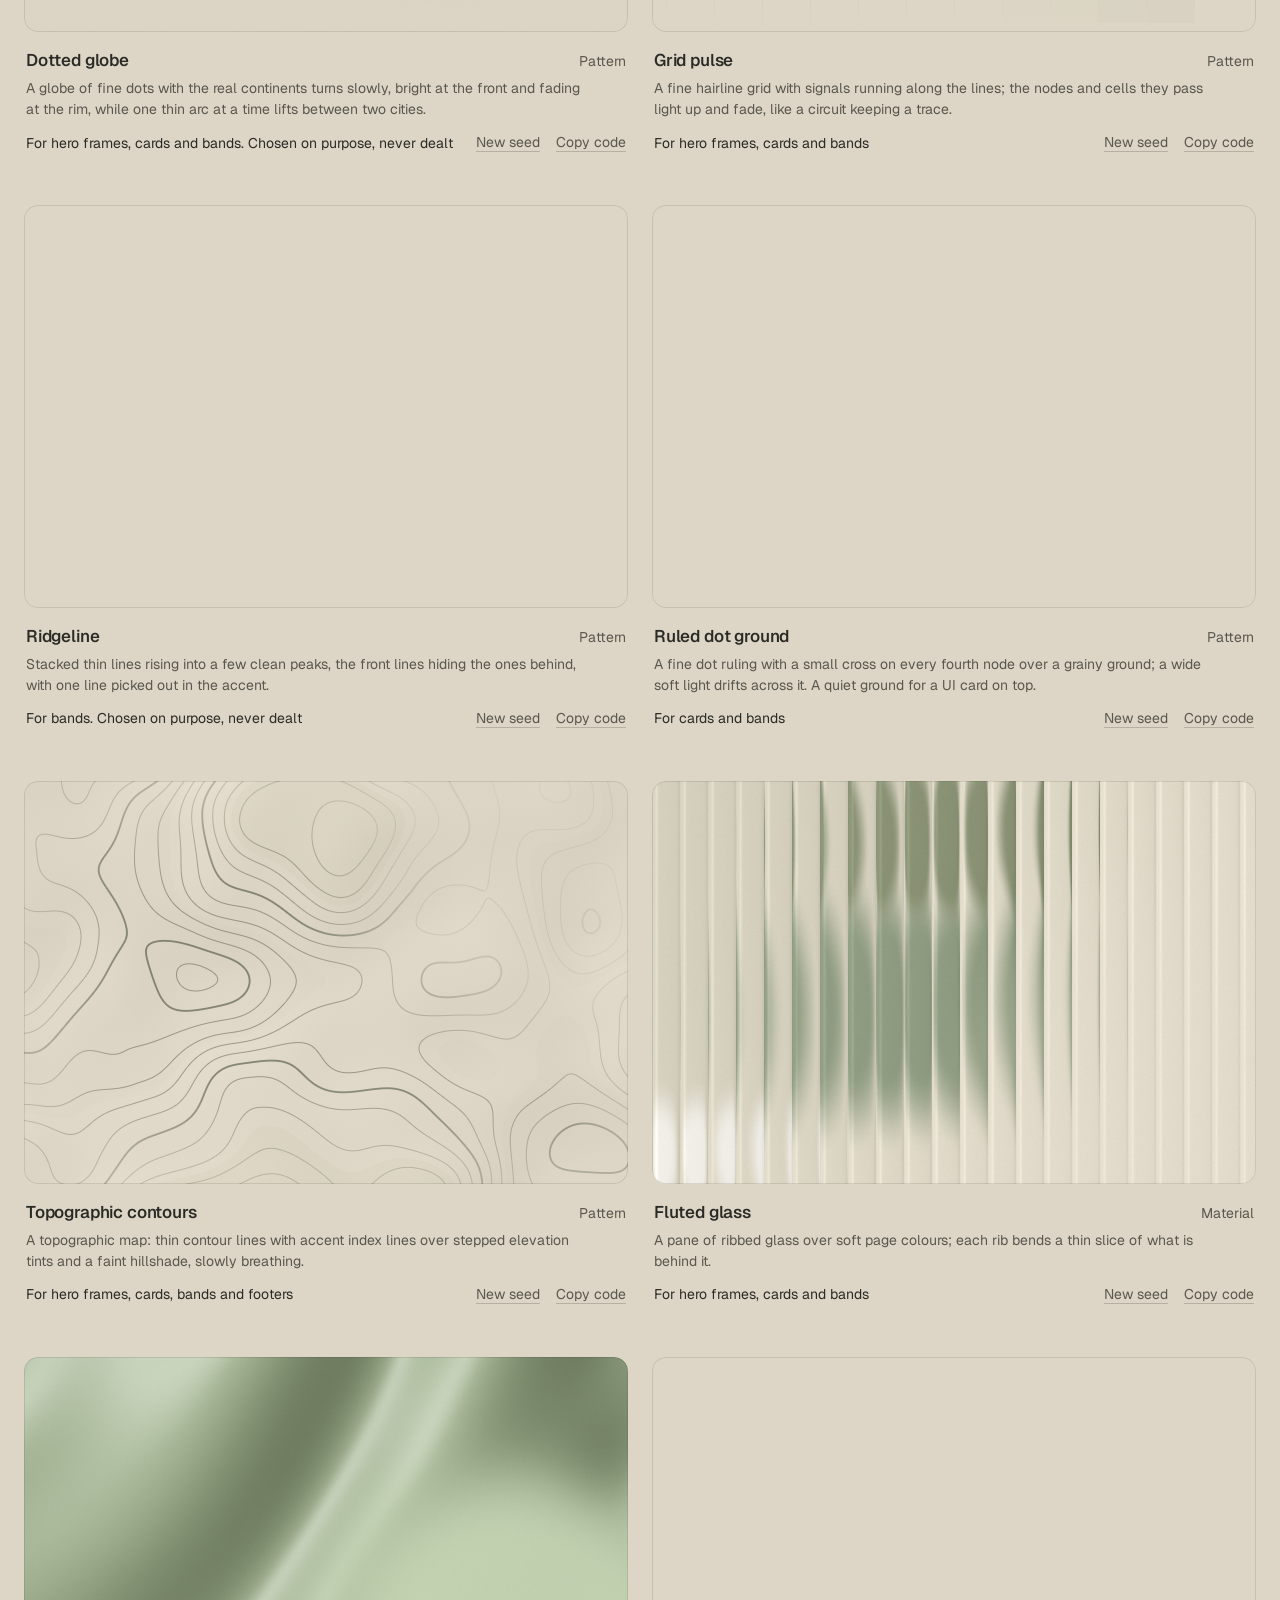
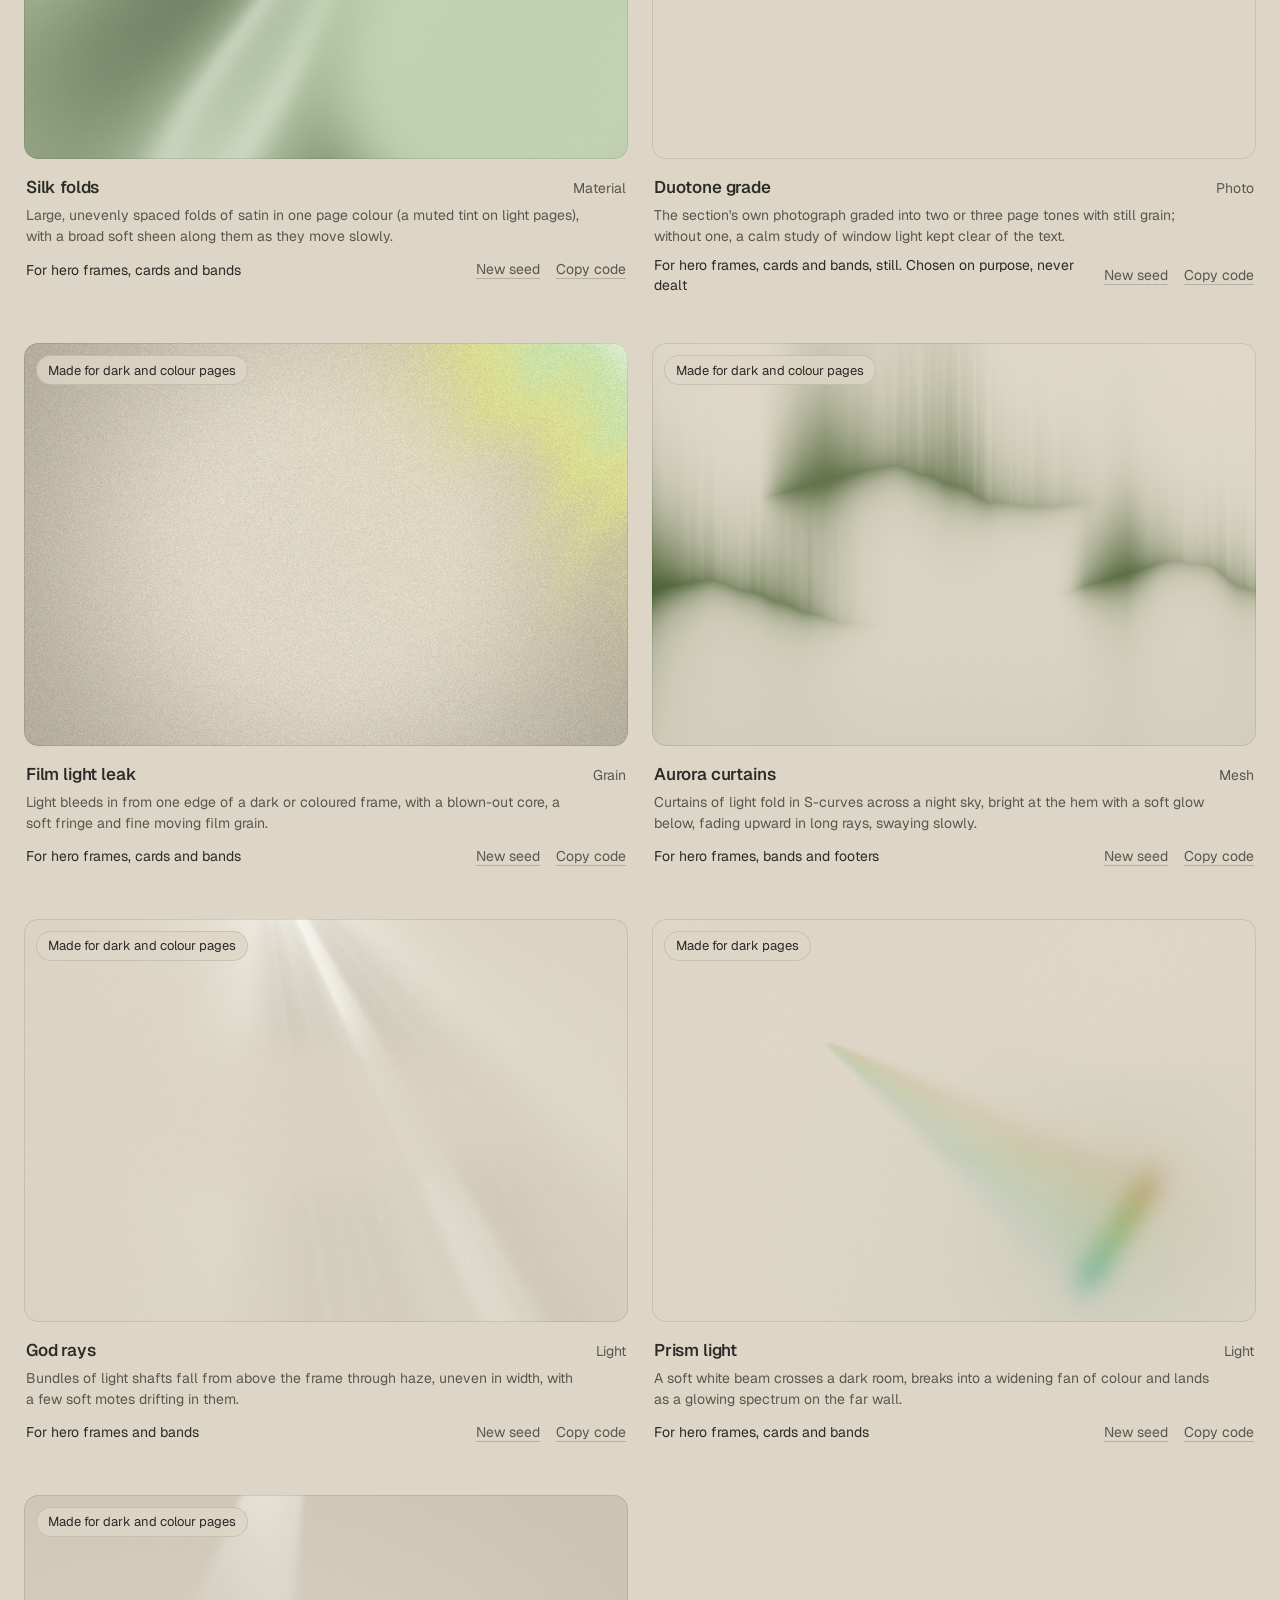
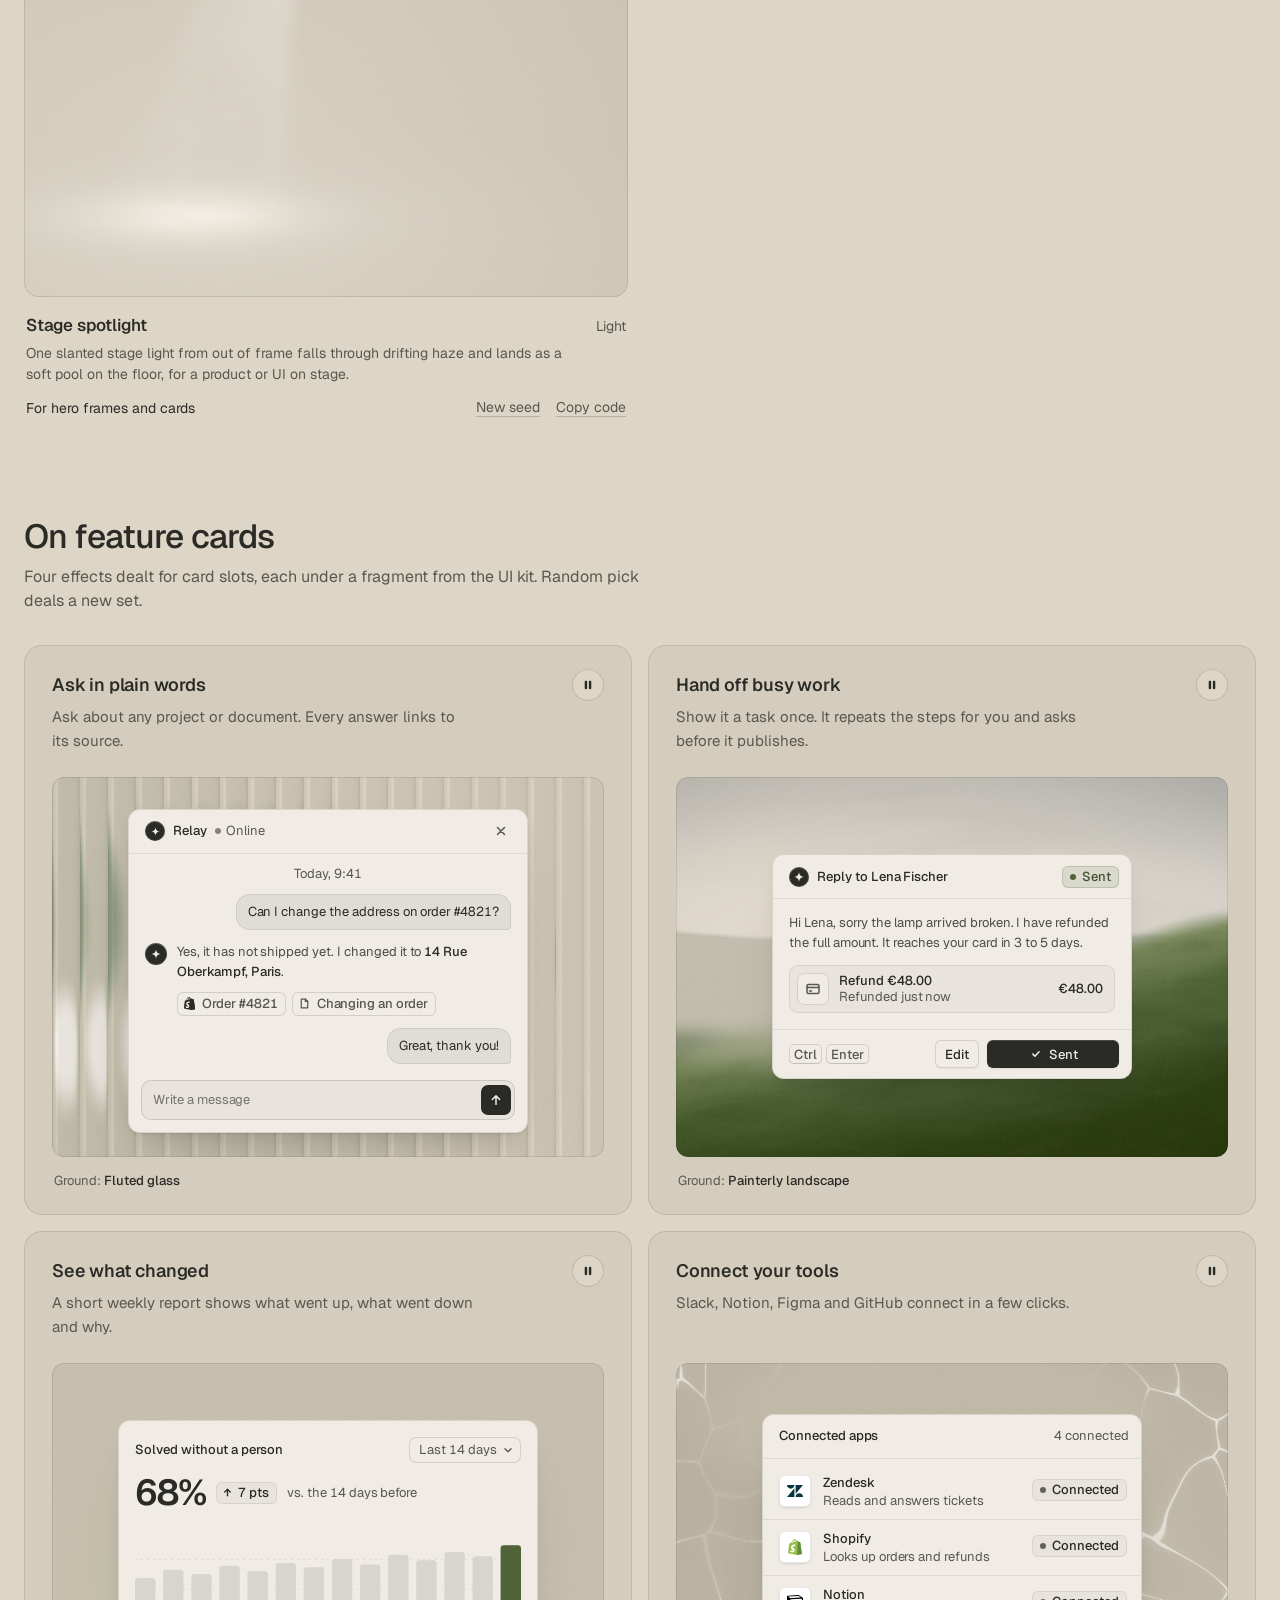
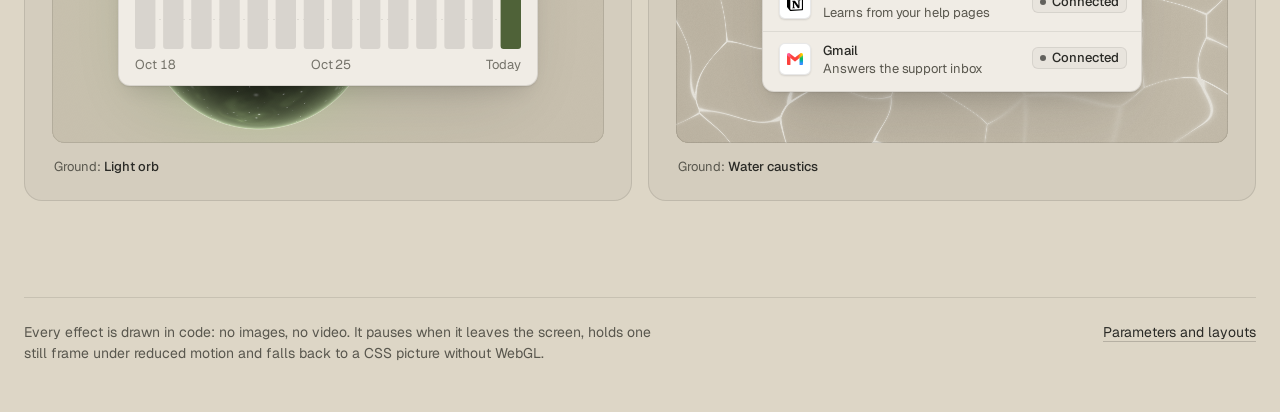
<file: .claude/skills/taste/assets/effects/gallery.html>
<!doctype html>
<html lang="en">
<head>
<script>window.__tpGlMax = 16;   /* a gallery shows many live effects at once; a page of a site keeps the default 4 (fx.js) */</script>
<meta charset="utf-8">
<meta name="viewport" content="width=device-width, initial-scale=1">
<title>Effects library</title>
<meta name="description" content="Effects drawn in code for hero frames, feature cards and bands, in the page palette.">
<link rel="icon" href="data:,">
<link rel="preconnect" href="https://fonts.googleapis.com">
<link rel="preconnect" href="https://fonts.gstatic.com" crossorigin>
<link href="https://fonts.googleapis.com/css2?family=Geist:wght@100..900&family=Geist+Mono:wght@100..900&display=swap" rel="stylesheet">
<style>
  /* the page palette; the script sets these from the palette switcher */
  :root {
    --bg: #ddd6c6; --surface: #d2cab8; --ink: #2a2a26; --muted: #59574e; --accent: #4f6238; --accent-ink: #ffffff;
    --card: #d2cab8; --panel: #cbc3b1; --win: #eeebe3; --win-surface: #e4e0d6;
    color-scheme: light;
  }
  @media (prefers-color-scheme: dark) {
    :root:not([data-theme="light"]) {
      --bg: #0a0d14; --surface: #131824; --ink: #e9edf3; --muted: #8891a1; --accent: #5ab9fc; --accent-ink: #0a0d14;
      --card: #131824; --panel: #0a0d14; --win: #1d2230; --win-surface: #262c3b;
      color-scheme: dark;
    }
  }
  :root[data-theme="dark"] {
    --bg: #0a0d14; --surface: #131824; --ink: #e9edf3; --muted: #8891a1; --accent: #5ab9fc; --accent-ink: #0a0d14;
    --card: #131824; --panel: #0a0d14; --win: #1d2230; --win-surface: #262c3b;
    color-scheme: dark;
  }
  :root {
    --line: color-mix(in oklab, var(--ink) 12%, transparent);
    --line-2: color-mix(in oklab, var(--ink) 22%, transparent);
    --chip: color-mix(in oklab, var(--ink) 6%, var(--bg));
    --font: "Geist", ui-sans-serif, system-ui, -apple-system, "Segoe UI", Roboto, "Helvetica Neue", Arial, sans-serif;
    --mono: "Geist Mono", ui-monospace, "SFMono-Regular", Consolas, monospace;
    --wrap: 1320px;
    --gut: 24px;
  }
  * { box-sizing: border-box; }
  html { -webkit-text-size-adjust: 100%; scroll-behavior: smooth; }
  @media (prefers-reduced-motion: reduce) { html { scroll-behavior: auto; } }
  body {
    margin: 0; background: var(--bg); color: var(--ink);
    font: 15px/1.5 var(--font); -webkit-font-smoothing: antialiased; font-feature-settings: "ss01" 0;
    overflow-x: hidden;
  }
  button, select { font: inherit; color: inherit; }
  :focus-visible { outline: 2px solid var(--accent); outline-offset: 2px; }
  .wrap { max-width: calc(var(--wrap) + 2 * var(--gut)); margin: 0 auto; padding: 0 var(--gut); }

  /* top bar */
  .top { position: sticky; top: 0; z-index: 50; background: color-mix(in oklab, var(--bg) 86%, transparent);
    backdrop-filter: blur(16px) saturate(1.2); -webkit-backdrop-filter: blur(16px) saturate(1.2); border-bottom: 1px solid var(--line); }
  .top-in { display: flex; align-items: center; gap: 12px 8px; padding-top: 12px; padding-bottom: 12px; }
  .top-in .controls { margin-left: auto; }
  .brand { display: flex; align-items: baseline; gap: 12px; min-width: 0; }
  .brand b { font-size: 15px; font-weight: 600; letter-spacing: -0.01em; white-space: nowrap; }
  .brand span { color: var(--muted); font-size: 14px; white-space: nowrap; }
  .controls { display: flex; align-items: center; gap: 8px; flex-wrap: wrap; }
  .seg { display: inline-flex; padding: 3px; border-radius: 10px; background: var(--chip); box-shadow: inset 0 0 0 1px var(--line); }
  .seg button { height: 30px; border: 0; background: transparent; padding: 0 12px; border-radius: 7px; cursor: pointer; color: var(--muted); font-size: 14px; }
  .seg button[aria-pressed="true"] { background: var(--bg); color: var(--ink); box-shadow: 0 0 0 1px var(--line), 0 1px 2px rgb(0 0 0 / 0.08); }
  .btn, .select {
    height: 36px; padding: 0 14px; border-radius: 10px; border: 0; background: var(--bg); color: var(--ink);
    box-shadow: inset 0 0 0 1px var(--line-2); cursor: pointer; display: inline-flex; align-items: center; gap: 8px;
    font-size: 14px; font-weight: 500; white-space: nowrap;
  }
  .btn:hover, .select:hover { box-shadow: inset 0 0 0 1px color-mix(in oklab, var(--ink) 38%, transparent); }
  .btn--primary { background: var(--accent); color: var(--accent-ink); box-shadow: none; }
  .btn--primary:hover { box-shadow: none; background: color-mix(in oklab, var(--accent) 88%, var(--ink)); }
  .btn svg { width: 16px; height: 16px; flex: none; }
  .select { max-width: 220px; padding-right: 10px; }

  /* hero: a dealt hero effect with text in its calm area */
  .hero { position: relative; margin-top: 24px; height: clamp(480px, 68vh, 660px); border-radius: 20px; overflow: hidden;
    display: flex; flex-direction: column; justify-content: flex-end; }
  .hero::after, .stage::after, .panel::after { content: ""; position: absolute; inset: 0; border-radius: inherit; box-shadow: inset 0 0 0 1px var(--line); pointer-events: none; z-index: 2; }
  .hero-copy { position: relative; z-index: 1; padding: 56px; max-width: 760px; }
  .hero h1 { max-width: 9.5em; margin: 0 0 18px; font-size: clamp(38px, 3.4vw + 10px, 62px); line-height: 1.02; letter-spacing: -0.035em; font-weight: 520; text-wrap: balance; }
  .hero p { margin: 0; max-width: 44ch; font-size: 18px; line-height: 28px; color: var(--muted); text-wrap: pretty; }
  .hero-tag { position: absolute; right: 20px; bottom: 20px; z-index: 3; }
  .tag { display: inline-flex; align-items: center; gap: 8px; height: 30px; padding: 0 12px; border-radius: 999px; font-size: 13px;
    background: color-mix(in oklab, var(--bg) 82%, transparent); color: var(--ink); box-shadow: inset 0 0 0 1px var(--line);
    backdrop-filter: blur(10px); -webkit-backdrop-filter: blur(10px); white-space: nowrap; }
  .tag span { color: var(--muted); }

  /* sections */
  section { padding-top: 96px; }
  .sec-head { display: flex; align-items: flex-end; justify-content: space-between; gap: 24px 48px; flex-wrap: wrap; margin-bottom: 32px; }
  .sec-head h2 { margin: 0 0 10px; font-size: clamp(28px, 1.2vw + 18px, 36px); line-height: 1.1; letter-spacing: -0.025em; font-weight: 520; }
  .sec-head p { margin: 0; color: var(--muted); max-width: 56ch; font-size: 16px; line-height: 24px; text-wrap: pretty; }
  .filters { display: flex; flex-wrap: wrap; gap: 6px; }
  .filters button { height: 32px; padding: 0 12px; border-radius: 999px; border: 0; cursor: pointer; font-size: 14px; color: var(--muted);
    background: transparent; box-shadow: inset 0 0 0 1px var(--line); }
  .filters button b { font-weight: 500; }
  .filters button span { margin-left: 6px; font-variant-numeric: tabular-nums; opacity: 0.75; }
  .filters button[aria-pressed="true"] { background: var(--ink); color: var(--bg); box-shadow: none; }

  /* the grid of every effect: one size of tile, labels under the picture */
  .grid { display: grid; grid-template-columns: repeat(2, minmax(0, 1fr)); gap: 48px 24px; }
  .tile { min-width: 0; display: flex; flex-direction: column; }
  .tile[hidden] { display: none; }
  .stage { position: relative; aspect-ratio: 3 / 2; border-radius: 14px; overflow: hidden; background: var(--bg); }
  .badge { position: absolute; top: 12px; left: 12px; z-index: 3; }
  .info { padding: 16px 2px 0; display: grid; gap: 6px; }
  .info-top { display: flex; align-items: baseline; justify-content: space-between; gap: 16px; }
  .info h3 { margin: 0; font-size: 17px; line-height: 24px; font-weight: 560; letter-spacing: -0.01em; }
  .fam { flex: none; font-size: 14px; color: var(--muted); }
  .look { margin: 0; color: var(--muted); font-size: 14px; line-height: 21px; max-width: 62ch; min-height: 42px;
    display: -webkit-box; -webkit-line-clamp: 2; -webkit-box-orient: vertical; overflow: hidden; }
  .info-foot { display: flex; align-items: center; justify-content: space-between; gap: 16px; margin-top: 2px; }
  .for { margin: 0; font-size: 14px; line-height: 20px; }
  .links { flex: none; display: flex; gap: 16px; }
  .links button { border: 0; background: none; padding: 4px 0; cursor: pointer; font-size: 14px; color: var(--muted);
    text-decoration: underline; text-decoration-color: var(--line-2); text-underline-offset: 4px; }
  .links button:hover { color: var(--ink); text-decoration-color: currentColor; }

  /* feature cards: an effect ground in the inset panel and a UI fragment on top */
  .cards { display: grid; grid-template-columns: repeat(2, minmax(0, 1fr)); gap: 16px; }
  .card { background: var(--card); border-radius: 18px; padding: 28px 28px 24px; box-shadow: inset 0 0 0 1px var(--line); display: flex; flex-direction: column; min-width: 0; }
  .card h3 { margin: 0 0 8px; font-size: 18px; line-height: 24px; font-weight: 560; letter-spacing: -0.01em; }
  .card > p:not(.ground) { margin: 0; color: var(--muted); font-size: 15px; line-height: 24px; max-width: 44ch; min-height: 48px; text-wrap: pretty; }
  .panel { position: relative; margin-top: 24px; height: 380px; border-radius: 12px; overflow: hidden; display: grid; place-items: center; padding: 32px; }
  .panel--bleed { place-items: end center; padding-bottom: 0; }
  .panel--bleed > .slot { margin-bottom: -48px; }
  .slot { position: relative; z-index: 1; max-width: 100%;
    --ui-font: var(--font); --ui-mono: var(--mono); --ui-radius: 12px;
    --fx-bg: var(--win); --fx-surface: var(--win-surface); --fx-ink: var(--ink); --fx-muted: var(--muted);
    --fx-accent: var(--accent); --fx-accent-ink: var(--accent-ink); }
  .ground { margin: 14px 2px 0; font-size: 13px; line-height: 20px; color: var(--muted); }
  .ground b { font-weight: 500; color: var(--ink); }

  .foot { padding-top: 96px; padding-bottom: 48px; }
  .foot-in > div { border-top: 1px solid var(--line); padding-top: 24px; display: flex; justify-content: space-between; gap: 16px 48px; flex-wrap: wrap; color: var(--muted); font-size: 14px; }
  .foot-in p { margin: 0; max-width: 72ch; }
  .foot a { color: var(--ink); text-underline-offset: 4px; text-decoration-color: var(--line-2); }
  .empty { padding: 64px 0; color: var(--muted); }

  .toast { position: fixed; left: 50%; bottom: 24px; z-index: 60; transform: translate(-50%, 16px); opacity: 0; pointer-events: none;
    max-width: calc(100vw - 32px); padding: 10px 16px; border-radius: 12px; background: var(--ink); color: var(--bg); font-size: 14px;
    transition: opacity .2s ease, transform .2s ease; }
  .toast.on { opacity: 1; transform: translate(-50%, 0); }

  @media (max-width: 1080px) {
    .hero-copy { padding: 40px; }
  }
  @media (max-width: 860px) {
    .grid, .cards { grid-template-columns: minmax(0, 1fr); }
    .grid { gap: 40px; }
  }
  @media (max-width: 720px) {
    :root { --gut: 16px; }
    .top { position: static; }
    .brand span, .select { display: none; }
    .top-in { display: grid; grid-template-columns: 1fr auto; grid-template-areas: "brand deal" "controls controls"; }
    .brand { grid-area: brand; }
    #deal { grid-area: deal; }
    .top-in .controls { grid-area: controls; margin-left: 0; flex-wrap: nowrap; }
    .seg { flex: 1; }
    .seg button { flex: 1; }
    .hero { margin-top: 16px; height: 560px; border-radius: 16px; }
    .hero-copy { padding: 28px 24px 72px; }
    .hero p { font-size: 16px; line-height: 24px; }
    .hero-tag { left: 24px; right: auto; bottom: 20px; }
    section { padding-top: 72px; }
    .card { padding: 20px; }
    .panel { height: 340px; padding: 20px 16px; }
    .info-foot { flex-wrap: wrap; }
  }
</style>
</head>
<body>
<header class="top">
  <div class="wrap top-in">
    <div class="brand"><b>Effects library</b><span id="count"></span></div>
    <div class="controls">
      <div class="seg" role="group" aria-label="Palette kind">
        <button type="button" data-kind="light">Light</button>
        <button type="button" data-kind="dark">Dark</button>
        <button type="button" data-kind="colour">Colour</button>
      </div>
      <select class="select" id="pal" aria-label="Palette"></select>
      <button type="button" class="btn" id="pause" aria-pressed="false">Pause</button>
    </div>
    <button type="button" class="btn btn--primary" id="deal">
        <svg viewBox="0 0 16 16" aria-hidden="true"><path d="M2.5 4.5h2.2c1.2 0 2 .6 2.7 1.6l1.2 1.8c.7 1 1.5 1.6 2.7 1.6h2.2M11.6 2.5l2 2-2 2M2.5 11.5h2.2c.9 0 1.6-.3 2.2-.9M11.6 9.5l2 2-2 2M9.3 5.4c.6-.6 1.3-.9 2.1-.9" fill="none" stroke="currentColor" stroke-width="1.5" stroke-linecap="round" stroke-linejoin="round"/></svg>
        Random pick
    </button>
  </div>
</header>

<main>
  <div class="wrap">
    <div class="hero" id="hero">
      <div class="hero-copy">
        <h1>Effects for hero frames and feature cards</h1>
        <p id="lede">Grain, dither, mesh, light, liquid, pattern and material grounds, drawn in code. Every colour comes from the page palette, and each page is dealt its own at random.</p>
      </div>
      <div class="hero-tag"><span class="tag" id="hero-tag"><span>Hero</span> <b></b></span></div>
    </div>
  </div>

  <section id="all">
    <div class="wrap">
      <div class="sec-head">
        <div>
          <h2>All effects</h2>
          <p>Each one live, in the palette above. A tile names the effect, its family and the slots it is made for.</p>
        </div>
        <div class="filters" id="filters" role="group" aria-label="Family"></div>
      </div>
      <div class="grid" id="grid"></div>
    </div>
  </section>

  <section id="cards">
    <div class="wrap">
      <div class="sec-head">
        <div>
          <h2>On feature cards</h2>
          <p>Four effects dealt for card slots, each under a fragment from the UI kit. Random pick deals a new set.</p>
        </div>
      </div>
      <div class="cards">
        <article class="card">
          <h3>Ask in plain words</h3>
          <p>Ask about any project or document. Every answer links to its source.</p>
          <div class="panel" data-card="0"><div class="slot" data-ui-load="chat"></div></div>
          <p class="ground">Ground: <b></b></p>
        </article>
        <article class="card">
          <h3>Hand off busy work</h3>
          <p>Show it a task once. It repeats the steps for you and asks before it publishes.</p>
          <div class="panel" data-card="1"><div class="slot" data-ui-load="cursor"></div></div>
          <p class="ground">Ground: <b></b></p>
        </article>
        <article class="card">
          <h3>See what changed</h3>
          <p>A short weekly report shows what went up, what went down and why.</p>
          <div class="panel" data-card="2"><div class="slot" data-ui-load="stat"></div></div>
          <p class="ground">Ground: <b></b></p>
        </article>
        <article class="card">
          <h3>Connect your tools</h3>
          <p>Slack, Notion, Figma and GitHub connect in a few clicks.</p>
          <div class="panel" data-card="3"><div class="slot" data-ui-load="integrations"></div></div>
          <p class="ground">Ground: <b></b></p>
        </article>
      </div>
    </div>
  </section>

  <footer class="foot">
    <div class="wrap foot-in"><div>
      <p>Every effect is drawn in code: no images, no video. It pauses when it leaves the screen, holds one still frame under reduced motion and falls back to a CSS picture without WebGL.</p>
      <p><a id="lab" href="lab.html">Parameters and layouts</a></p>
    </div></div>
  </footer>
</main>
<div class="toast" id="toast" role="status" aria-live="polite"></div>

<script id="paths" type="application/json">{"fx": "./", "ui": "../ui/"}</script>
<script id="palettes" type="application/json">[{"id":"white-link-blue","name":"Sheet and biro","bg":"#ffffff","surface":"#f4f4f4","ink":"#111111","muted":"#6b6b6b","accent":"#1a4be0","accentInk":"#ffffff"},{"id":"cool-white-slate","name":"Frost and slate","bg":"#f7f9fa","surface":"#ecf0f2","ink":"#1f3038","muted":"#5d6b72","accent":"#0d7480","accentInk":"#ffffff"},{"id":"rose-grey-green","name":"Rose grey, green","bg":"#ebe5e3","surface":"#e1dad7","ink":"#2b2622","muted":"#6a615d","accent":"#0f7d45","accentInk":"#ffffff"},{"id":"paper-grey-brass","name":"Newsprint and brass","bg":"#e8e8e3","surface":"#dcdcd6","ink":"#181715","muted":"#63625c","accent":"#bfb21a","accentInk":"#181715"},{"id":"stone-blueprint","name":"Stone and blueprint","bg":"#dfdedb","surface":"#d3d2ce","ink":"#26251e","muted":"#5f5d55","accent":"#2456d6","accentInk":"#ffffff"},{"id":"white-navy-tab","name":"Navy on white","bg":"#ffffff","surface":"#f4f4f2","ink":"#1f2b4d","muted":"#6a7186","accent":"#f7941d","accentInk":"#1f2b4d"},{"id":"three-stones","name":"Three stones","bg":"#eeecea","surface":"#e4e1dd","ink":"#333231","muted":"#6b6763","accent":"#5c6b54","accentInk":"#ffffff"},{"id":"putty-black-teal","name":"Putty and black","bg":"#dedad3","surface":"#d3cec6","ink":"#0a0a0a","muted":"#5c5852","accent":"#256f82","accentInk":"#ffffff"},{"id":"moss-sand","name":"Sand and moss","bg":"#ddd6c6","surface":"#d2cab8","ink":"#2a2a26","muted":"#59574e","accent":"#4f6238","accentInk":"#ffffff"},{"id":"green-mat-chocolate","name":"Bone, green, chocolate","bg":"#e5e1d8","surface":"#dad5ca","ink":"#2a1d17","muted":"#6b5b51","accent":"#456f3a","accentInk":"#ffffff"},{"id":"lunar-grey-bronze","name":"Lunar and bronze","bg":"#111111","surface":"#1c1c1c","ink":"#f2f2f2","muted":"#8f8f8f","accent":"#a08672","accentInk":"#111111"},{"id":"blue-black-cornflower","name":"Night and sky blue","bg":"#0a0d14","surface":"#131824","ink":"#e9edf3","muted":"#8891a1","accent":"#5ab9fc","accentInk":"#0a0d14"},{"id":"green-black-bone","name":"Green-black and bone","bg":"#161c1a","surface":"#1f2725","ink":"#e3e2da","muted":"#8e948d","accent":"#9fc7b8","accentInk":"#161c1a"},{"id":"black-crimson","name":"Black and crimson","bg":"#0a0a0a","surface":"#151515","ink":"#efefef","muted":"#8c8c8c","accent":"#b11226","accentInk":"#ffffff"},{"id":"forest-pale-lime","name":"Forest and lime","bg":"#0f1f10","surface":"#162a17","ink":"#ffffff","muted":"#9aa39a","accent":"#c6f19d","accentInk":"#0f1f10"},{"id":"charcoal-room-sage","name":"Charcoal and sage","bg":"#1c1c1c","surface":"#262626","ink":"#f1f1ef","muted":"#9a9b96","accent":"#8fa68e","accentInk":"#1c1c1c"},{"id":"warm-black-gold","name":"Warm black, gold","bg":"#0c0a08","surface":"#181512","ink":"#ffffff","muted":"#8f8a84","accent":"#c9a45a","accentInk":"#0c0a08"},{"id":"graphite-safety-orange","name":"Graphite and orange","bg":"#18191b","surface":"#222427","ink":"#eff0f1","muted":"#9c9ea3","accent":"#ff4a1f","accentInk":"#18191b"},{"id":"soot-pale-lime","name":"Soot and lime","bg":"#0f0f0f","surface":"#1a1a1a","ink":"#ffffff","muted":"#8f8f8f","accent":"#dafa9c","accentInk":"#0f0f0f"},{"id":"plum-black-pink","name":"Plum-black and pink","bg":"#0d060b","surface":"#1b0e17","ink":"#ffffff","muted":"#9a8f97","accent":"#ff488b","accentInk":"#0d060b"},{"id":"white-signal-red","name":"Signal red, white","bg":"#ffffff","surface":"#f2f2f2","ink":"#0a0a0a","muted":"#6b6b6b","accent":"#d92b21","accentInk":"#ffffff"},{"id":"white-mint-tiles","name":"Greys and mint","bg":"#ffffff","surface":"#f3f3f3","ink":"#232323","muted":"#6e6e6e","accent":"#a1ffcb","accentInk":"#232323"},{"id":"cool-grey-cobalt","name":"Cool grey, cobalt","bg":"#eef0f3","surface":"#e2e5ea","ink":"#0b0c0e","muted":"#5d6470","accent":"#1f2de6","accentInk":"#ffffff"},{"id":"offwhite-bottle-yellow","name":"Bottle ink, yellow","bg":"#f7f7f7","surface":"#ebebeb","ink":"#0d2a1c","muted":"#5f6b64","accent":"#f6e016","accentInk":"#0d2a1c"},{"id":"teal-on-paper","name":"Teal on paper","bg":"#f7f9f8","surface":"#ebf0ee","ink":"#06525c","muted":"#2f737d","accent":"#06525c","accentInk":"#f7f9f8"},{"id":"navy-pink","name":"Navy and pink","bg":"#1a2039","surface":"#212846","ink":"#f9a3c0","muted":"#b9879c","accent":"#f9a3c0","accentInk":"#1a2039"},{"id":"blush-aubergine","name":"Blush and aubergine","bg":"#edccbe","surface":"#e8c2b2","ink":"#351a2b","muted":"#6c4857","accent":"#351a2b","accentInk":"#edccbe"},{"id":"cobalt-on-sand","name":"Cobalt on sand","bg":"#e6dbc7","surface":"#ddd0b9","ink":"#062b8a","muted":"#3a5aa8","accent":"#062b8a","accentInk":"#e6dbc7"},{"id":"oxblood-grey","name":"Oxblood and grey","bg":"#e2e2e2","surface":"#d6d6d6","ink":"#7d0c14","muted":"#7a4a4e","accent":"#7d0c14","accentInk":"#e2e2e2"},{"id":"olive-on-bone","name":"Olive on bone","bg":"#ecebe7","surface":"#e1dfd9","ink":"#38450f","muted":"#5d683a","accent":"#38450f","accentInk":"#ecebe7"},{"id":"burgundy-bubblegum","name":"Burgundy and bubblegum","bg":"#3d0012","surface":"#4d0519","ink":"#ff99d3","muted":"#c77aa0","accent":"#ff99d3","accentInk":"#3d0012"},{"id":"bottle-green-gold","name":"Bottle green, gold","bg":"#133621","surface":"#1a4429","ink":"#f4d96c","muted":"#b3a55e","accent":"#f4d96c","accentInk":"#133621"},{"id":"cobalt-field","name":"Cobalt field","bg":"#0034eb","surface":"#002fd6","ink":"#ffffff","muted":"#dfe4f2","accent":"#e9e34a","accentInk":"#111111"},{"id":"mustard-field","name":"Mustard and black","bg":"#e1ac10","surface":"#cd9d0f","ink":"#0b0b0b","muted":"#4d3d0a","accent":"#24338f","accentInk":"#ffffff"},{"id":"carmine-field","name":"Carmine field","bg":"#9c1220","surface":"#8a101c","ink":"#ffffff","muted":"#f0b9bd","accent":"#ffd9dc","accentInk":"#9c1220"},{"id":"pink-field-lime","name":"Bubblegum and lime","bg":"#ff87ab","surface":"#ff739d","ink":"#0a0a0a","muted":"#6b1f3a","accent":"#def915","accentInk":"#0a0a0a"},{"id":"sky-field-navy","name":"Sky and navy","bg":"#6bb4ee","surface":"#7dbdf0","ink":"#0e1822","muted":"#1b3d5c","accent":"#ff5a1f","accentInk":"#0e1822"},{"id":"orange-field-black","name":"Orange and black","bg":"#ff7a1f","surface":"#ff8633","ink":"#050f16","muted":"#5a2306","accent":"#050f16","accentInk":"#ff7a1f"},{"id":"tobacco-olive","name":"Tobacco and olive","bg":"#472913","surface":"#55321a","ink":"#e4e0cf","muted":"#b39f84","accent":"#525e1b","accentInk":"#e4e0cf"},{"id":"poster-chapters","name":"Poster chapters","bg":"#e6e0d2","surface":"#dcd5c5","ink":"#1a1a1a","muted":"#5f5b52","accent":"#18bc42","accentInk":"#1a1a1a"},{"id":"blue-red-black","name":"Blue, red, black","bg":"#ffffff","surface":"#f3f3f3","ink":"#0a0a0a","muted":"#6b6b6b","accent":"#1f30e0","accentInk":"#ffffff"},{"id":"charcoal-primaries","name":"Charcoal and primaries","bg":"#191919","surface":"#242424","ink":"#ffffff","muted":"#9a9a9a","accent":"#0c7866","accentInk":"#ffffff"},{"id":"ultramarine-yellow","name":"Ultramarine and yellow","bg":"#1423b8","surface":"#1220a6","ink":"#ffffff","muted":"#e4e2d6","accent":"#1fc27a","accentInk":"#0a0a0a"},{"id":"candy-chapters","name":"Candy chapters","bg":"#ffd249","surface":"#f5c63c","ink":"#0a0a0a","muted":"#5e4a0a","accent":"#f53fd6","accentInk":"#0a0a0a"},{"id":"orange-sky-lime","name":"Orange, sky, lime","bg":"#ff8126","surface":"#ff8d3a","ink":"#111111","muted":"#5c2a05","accent":"#de194b","accentInk":"#ffffff"},{"id":"post-red-mustard","name":"Post red, mustard","bg":"#e2dccf","surface":"#d7d0c1","ink":"#2a1110","muted":"#6b524c","accent":"#4a6f84","accentInk":"#ffffff"},{"id":"mint-orange-grey","name":"Grey, mint, orange","bg":"#ffffff","surface":"#f5f5f5","ink":"#000000","muted":"#666666","accent":"#a7ff9c","accentInk":"#000000"},{"id":"report-blocks","name":"Report blocks","bg":"#ffffff","surface":"#f6f6f6","ink":"#000000","muted":"#5f5f5f","accent":"#fe7141","accentInk":"#000000"},{"id":"card-pastels","name":"Card pastels","bg":"#f7f7f5","surface":"#ebebe8","ink":"#000000","muted":"#666662","accent":"#d0106f","accentInk":"#ffffff"},{"id":"mint-pink-accounts","name":"Mint and pink","bg":"#f8f8f8","surface":"#eeeeee","ink":"#0a0a0a","muted":"#6a6a6a","accent":"#1f6b3a","accentInk":"#ffffff"},{"id":"swap-pastels","name":"Swapping pastels","bg":"#c3d7e5","surface":"#d0e0eb","ink":"#141414","muted":"#4a5068","accent":"#0f5257","accentInk":"#ffffff"},{"id":"blush-sage-slate","name":"Blush, sage, slate","bg":"#a6b3bc","surface":"#b2bdc5","ink":"#1c1c1c","muted":"#38424a","accent":"#2c3620","accentInk":"#e3e2da"},{"id":"candy-on-black","name":"Candy on black","bg":"#000000","surface":"#0d0d0d","ink":"#ffffff","muted":"#999999","accent":"#93f1f7","accentInk":"#000000"},{"id":"sky-sand","name":"Sky and sand","bg":"#cbe4f2","surface":"#bcdcee","ink":"#0a0a0a","muted":"#44606e","accent":"#b0298f","accentInk":"#ffffff"},{"id":"studio-grey","name":"Studio grey","bg":"#a8a8aa","surface":"#b4b4b6","ink":"#0e0e0e","muted":"#3a3a3c","accent":"#1f5c49","accentInk":"#ffffff"},{"id":"walnut-tan","name":"Walnut and tan","bg":"#2b2216","surface":"#382d1e","ink":"#e4e2da","muted":"#a39a8b","accent":"#bda38b","accentInk":"#2b2216"}]</script>
<script id="presets" type="application/json">{"light":"moss-sand","dark":"blue-black-cornflower","colour":"cobalt-field"}</script>
<script type="module">
  const $ = s => document.querySelector(s);
  const PATHS = JSON.parse($('#paths').textContent);
  const PALETTES = JSON.parse($('#palettes').textContent);
  const PRESETS = JSON.parse($('#presets').textContent);
  const byId = Object.fromEntries(PALETTES.map(p => [p.id, p]));
  const q = new URLSearchParams(location.search);

  const [{ default: fx }, { pick }] = await Promise.all([import(PATHS.fx + 'fx.js'), import(PATHS.fx + 'pick.js')]);
  const ui = await import(PATHS.ui + 'ui.js').then(m => m.default).catch(() => null);

  $('#lab').href = PATHS.fx + 'lab.html';
  if (q.has('fallback')) fx.config.forceFallback = true;
  if (q.has('webgl1')) fx.config.forceWebGL1 = true;
  if (q.has('time')) fx.setClock(+q.get('time'));

  const FAMILIES = { grain: 'Grain', dither: 'Dither', mesh: 'Mesh', light: 'Light', liquid: 'Liquid', pattern: 'Pattern', material: 'Material', photo: 'Photo' };
  const ORDER = Object.keys(FAMILIES);
  const SLOT_WORDS = { hero: 'hero frames', card: 'cards', band: 'bands', footer: 'footers' };
  const SLOT_ORDER = ['hero', 'card', 'band', 'footer'];
  const KIND_WORDS = { light: 'light', dark: 'dark', colour: 'colour' };
  // seeds that show each effect well in the grid; New seed on a tile deals another
  const SEEDS = {};
  const famName = f => FAMILIES[f] || f[0].toUpperCase() + f.slice(1);
  const andList = a => (a.length < 2 ? a.join('') : `${a.slice(0, -1).join(', ')} and ${a[a.length - 1]}`);

  const tiles = [];
  const cards = [...document.querySelectorAll('[data-card]')].map(el => ({ el, label: el.parentElement.querySelector('.ground b'), ctrl: null, id: null }));
  const hero = { el: $('#hero'), label: $('#hero-tag b'), ctrl: null, id: null };
  let index = null, palette = null, kind = 'light', paused = false, family = q.get('family') || '';

  /* ---------------------------------------------------------------- palette */
  function initialPalette() {
    const key = q.get('palette');
    if (key) return byId[PRESETS[key] || key] || byId[PRESETS.light];
    const dark = window.matchMedia && matchMedia('(prefers-color-scheme: dark)').matches;
    return byId[PRESETS[dark ? 'dark' : 'light']] || PALETTES[0];
  }
  // the card, its inset panel and the UI window on it, all from the page palette
  function derived(p, k) {
    const c = fx.color;
    if (k === 'light') return { card: c.mix(p.bg, p.ink, 0.045), panel: c.mix(p.surface, p.ink, 0.06), win: c.mix(p.bg, '#ffffff', 0.55), winSurface: c.mix(p.bg, '#ffffff', 0.25) };
    if (k === 'dark') return { card: c.mix(p.bg, p.ink, 0.05), panel: p.bg, win: c.mix(p.surface, p.ink, 0.07), winSurface: c.mix(p.surface, p.ink, 0.12) };
    return { card: c.mix(p.bg, p.ink, 0.07), panel: p.bg, win: c.mix(p.surface, p.ink, 0.12), winSurface: c.mix(p.surface, p.ink, 0.18) };
  }
  const cardPalette = () => { const d = derived(palette, kind); return fx.normalizePalette({ ...palette, bg: d.panel, surface: d.card }); };

  function applyVars() {
    const r = document.documentElement;
    const d = derived(palette, kind);
    const vars = { bg: palette.bg, surface: palette.surface, ink: palette.ink, muted: palette.muted, accent: palette.accent, 'accent-ink': palette.accentInk,
      card: d.card, panel: d.panel, win: d.win, 'win-surface': d.winSurface };
    for (const [k, v] of Object.entries(vars)) r.style.setProperty('--' + k, v);
    r.dataset.theme = kind === 'light' ? 'light' : 'dark';
    r.style.colorScheme = kind === 'light' ? 'light' : 'dark';
    for (const b of document.querySelectorAll('.seg button')) b.setAttribute('aria-pressed', String(b.dataset.kind === kind));
    $('#pal').value = palette.id;
  }

  // a controller may come back as a promise when the effect remounts to change colour
  function hold(holder, result) {
    if (result && typeof result.then === 'function') result.then(c => { holder.ctrl = c; if (paused) c.pause(); });
  }

  function setPalette(p) {
    const before = kind;
    palette = p;
    kind = fx.paletteKind(p);
    applyVars();
    if (kind !== before) order();
    const pal = fx.normalizePalette(p);
    for (const t of tiles) {
      fitBadge(t);
      if (t.ctrl) hold(t, t.ctrl.setPalette(pal));
    }
    if (kind !== before) deal();
    else {
      if (hero.ctrl) hold(hero, hero.ctrl.setPalette(pal));
      for (const c of cards) if (c.ctrl) hold(c, c.ctrl.setPalette(cardPalette()));
    }
    syncUrl();
  }

  /* ---------------------------------------------------------------- tiles */
  function fitBadge(t) {
    const fits = t.meta.palettes.includes(kind);
    t.badge.hidden = fits;
    if (!fits) t.badge.querySelector('.tag').textContent = `Made for ${andList(t.meta.palettes.map(k => KIND_WORDS[k]))} pages`;
  }
  function snippet(t) {
    return `<div data-fx="${t.meta.id}" data-fx-seed="${t.seed}"></div>`;
  }
  function buildTile(meta) {
    const el = document.createElement('article');
    el.className = 'tile';
    el.dataset.id = meta.id;
    el.dataset.family = meta.family;
    el.innerHTML = `
      <div class="stage"><div class="badge" hidden><span class="tag"></span></div></div>
      <div class="info">
        <div class="info-top"><h3></h3><span class="fam"></span></div>
        <p class="look"></p>
        <div class="info-foot"><p class="for"></p><div class="links"><button type="button" data-act="seed">New seed</button><button type="button" data-act="copy">Copy code</button></div></div>
      </div>`;
    el.querySelector('h3').textContent = meta.name;
    el.querySelector('.fam').textContent = famName(meta.family);
    el.querySelector('.look').textContent = meta.look;
    const slots = SLOT_ORDER.filter(s => meta.bestOn.includes(s)).map(s => SLOT_WORDS[s]);
    // an effect with "random": false is a literal subject: the random pick never deals it
    el.querySelector('.for').textContent = `For ${andList(slots)}${meta.motion === 'still' ? ', still' : ''}${meta.random === false ? '. Chosen on purpose, never dealt' : ''}`;
    const t = { meta, el, stage: el.querySelector('.stage'), badge: el.querySelector('.badge'), seed: SEEDS[meta.id] ?? 100 + fx.hashSeed(meta.id) % 900, ctrl: null };
    el.querySelector('[data-act="seed"]').addEventListener('click', () => { t.seed = Math.floor(Math.random() * 10000); mountTile(t); });
    el.querySelector('[data-act="copy"]').addEventListener('click', async () => {
      const code = snippet(t);
      try { await navigator.clipboard.writeText(code); toast('Copied ' + code); }
      catch (_) { toast(code, 4000); }
    });
    return t;
  }
  async function mountTile(t) {
    try {
      t.ctrl = await fx.mount(t.stage, t.meta.id, { palette: fx.normalizePalette(palette), seed: t.seed });
      if (paused) t.ctrl.pause();
    } catch (err) { console.warn(`${t.meta.id}:`, err); }
  }

  function buildFilters() {
    const box = $('#filters');
    const counts = {};
    for (const e of index.effects) counts[e.family] = (counts[e.family] || 0) + 1;
    const fams = [...ORDER.filter(f => counts[f]), ...Object.keys(counts).filter(f => !ORDER.includes(f))];
    const make = (key, label, n) => {
      const b = document.createElement('button');
      b.type = 'button';
      b.dataset.family = key;
      b.innerHTML = '<b></b><span></span>';
      b.querySelector('b').textContent = label;
      b.querySelector('span').textContent = n;
      b.addEventListener('click', () => { family = key; filter(); syncUrl(); });
      box.append(b);
    };
    make('', 'All', index.effects.length);
    for (const f of fams) make(f, famName(f), counts[f]);
  }
  // effects made for this palette kind first, in family order; the others after them
  function order() {
    const grid = $('#grid');
    const fits = t => t.meta.palettes.includes(kind);
    for (const t of [...tiles.filter(fits), ...tiles.filter(t => !fits(t))]) grid.append(t.el);
  }
  function filter() {
    if (family && !tiles.some(t => t.meta.family === family)) family = '';
    for (const t of tiles) t.el.hidden = !!family && t.meta.family !== family;
    for (const b of document.querySelectorAll('#filters button')) b.setAttribute('aria-pressed', String(b.dataset.family === family));
  }

  /* ---------------------------------------------------------------- random pick */
  const HISTORY_KEY = 'fx-gallery-history';
  function readHistory() {
    try { const h = JSON.parse(localStorage.getItem(HISTORY_KEY) || '[]'); return Array.isArray(h) ? h : []; } catch (_) { return []; }
  }
  function writeHistory(h) {
    try { localStorage.setItem(HISTORY_KEY, JSON.stringify(h.slice(-100))); } catch (_) { /* no storage: picks are still spread within a deal */ }
  }
  let dealSeed = q.get('deal') || null;
  async function deal(seed) {
    const history = readHistory();
    let dealt;
    try {
      // a seed from the address deals the same set every time, so it ignores this browser's history
      dealt = pick(index.effects, { palette: kind, slots: ['hero', 'card', 'card', 'card', 'card'], history: seed == null ? history : [], seed: seed ?? undefined });
    } catch (err) { toast(err.message); return; }
    if (seed == null) writeHistory([...history, ...dealt.picks.map(p => p.id)]);
    dealSeed = dealt.seed;
    const n = fx.hashSeed(dealt.seed);
    const [h, ...rest] = dealt.picks;
    const jobs = [];
    hero.id = h.id;
    hero.label.textContent = nameOf(h.id);
    // the effect keeps the area under the hero's text calm
    const fr = hero.el.getBoundingClientRect(), tr = hero.el.querySelector('.hero-copy h1').getBoundingClientRect();
    const tp = hero.el.querySelector('.hero-copy p').getBoundingClientRect();
    const calm = fr.width ? { calmX: Math.min(0.8, Math.max(0.15, (tr.left + Math.min(tr.width, tp.width) * 0.42 - fr.left) / fr.width)), calmY: Math.min(0.85, Math.max(0.3, ((tr.top + tp.bottom) / 2 - fr.top) / fr.height)) } : { calmX: 0.24, calmY: 0.7 };
    jobs.push(fx.mount(hero.el, h.id, { palette: fx.normalizePalette(palette), seed: n, params: calm }).then(c => { hero.ctrl = c; if (paused) c.pause(); }));
    rest.forEach((p, i) => {
      const c = cards[i];
      c.id = p.id;
      c.label.textContent = nameOf(p.id);
      jobs.push(fx.mount(c.el, p.id, { palette: cardPalette(), seed: n + 17 * (i + 1) }).then(ctrl => { c.ctrl = ctrl; if (paused) ctrl.pause(); }));
    });
    await Promise.all(jobs.map(j => j.catch(err => console.warn(err))));
    syncUrl();
    return dealt;
  }
  const nameOf = id => (index.effects.find(e => e.id === id) || { name: id }).name;

  /* ---------------------------------------------------------------- controls */
  function toast(msg, ms = 1800) {
    const el = $('#toast');
    el.textContent = msg;
    el.classList.add('on');
    clearTimeout(toast.t);
    toast.t = setTimeout(() => el.classList.remove('on'), ms);
  }
  function syncUrl() {
    try {
      const u = new URL(location.href);
      u.searchParams.set('palette', palette.id);
      if (family) u.searchParams.set('family', family); else u.searchParams.delete('family');
      if (dealSeed) u.searchParams.set('deal', dealSeed);
      history.replaceState(null, '', u);
    } catch (_) { /* a sandboxed frame may refuse; the page works without it */ }
  }
  for (const b of document.querySelectorAll('.seg button')) b.addEventListener('click', () => setPalette(byId[PRESETS[b.dataset.kind]]));
  const sel = $('#pal');
  const groups = { light: [], dark: [], colour: [] };
  for (const p of PALETTES) groups[fx.paletteKind(p)].push(p);
  for (const [k, list] of Object.entries(groups)) {
    const og = document.createElement('optgroup');
    og.label = k[0].toUpperCase() + k.slice(1);
    for (const p of list) og.append(new Option(p.name, p.id));
    sel.append(og);
  }
  sel.addEventListener('change', () => setPalette(byId[sel.value]));
  $('#pause').addEventListener('click', e => {
    paused = !paused;
    e.currentTarget.textContent = paused ? 'Play' : 'Pause';
    e.currentTarget.setAttribute('aria-pressed', String(paused));
    for (const h of [...tiles, hero, ...cards]) if (h.ctrl) paused ? h.ctrl.pause() : h.ctrl.resume();
  });
  $('#deal').addEventListener('click', async () => {
    const d = await deal();
    if (d) toast(`Dealt: ${d.picks.map(p => nameOf(p.id)).join(', ')}`, 2600);
  });

  /* ---------------------------------------------------------------- load */
  palette = initialPalette();
  kind = fx.paletteKind(palette);
  applyVars();
  try {
    index = await fetch(PATHS.fx + 'index.json', { cache: 'no-store' }).then(r => { if (!r.ok) throw new Error(r.status); return r.json(); });
  } catch (err) {
    $('#grid').innerHTML = '<p class="empty">The effects index did not load. Serve this folder over http (node scripts/effects.mjs serve) and run node scripts/effects.mjs index.</p>';
    throw err;
  }
  const famCount = new Set(index.effects.map(e => e.family)).size;
  $('#count').textContent = `${index.effects.length} effects in ${famCount} families`;
  const sorted = [...index.effects].sort((a, b) => (ORDER.indexOf(a.family) + 99 * !ORDER.includes(a.family)) - (ORDER.indexOf(b.family) + 99 * !ORDER.includes(b.family)) || a.name.localeCompare(b.name));
  for (const meta of sorted) { const t = buildTile(meta); tiles.push(t); $('#grid').append(t.el); fitBadge(t); }
  order();
  buildFilters();
  filter();
  if (!ui) document.getElementById('cards').hidden = true;
  await Promise.all([
    ...tiles.map(mountTile),
    deal(dealSeed),
    ui ? ui.loadAll(document).catch(err => console.warn(err)) : null,
  ]);
  document.documentElement.dataset.ready = '1';
</script>
</body>
</html>
</file>
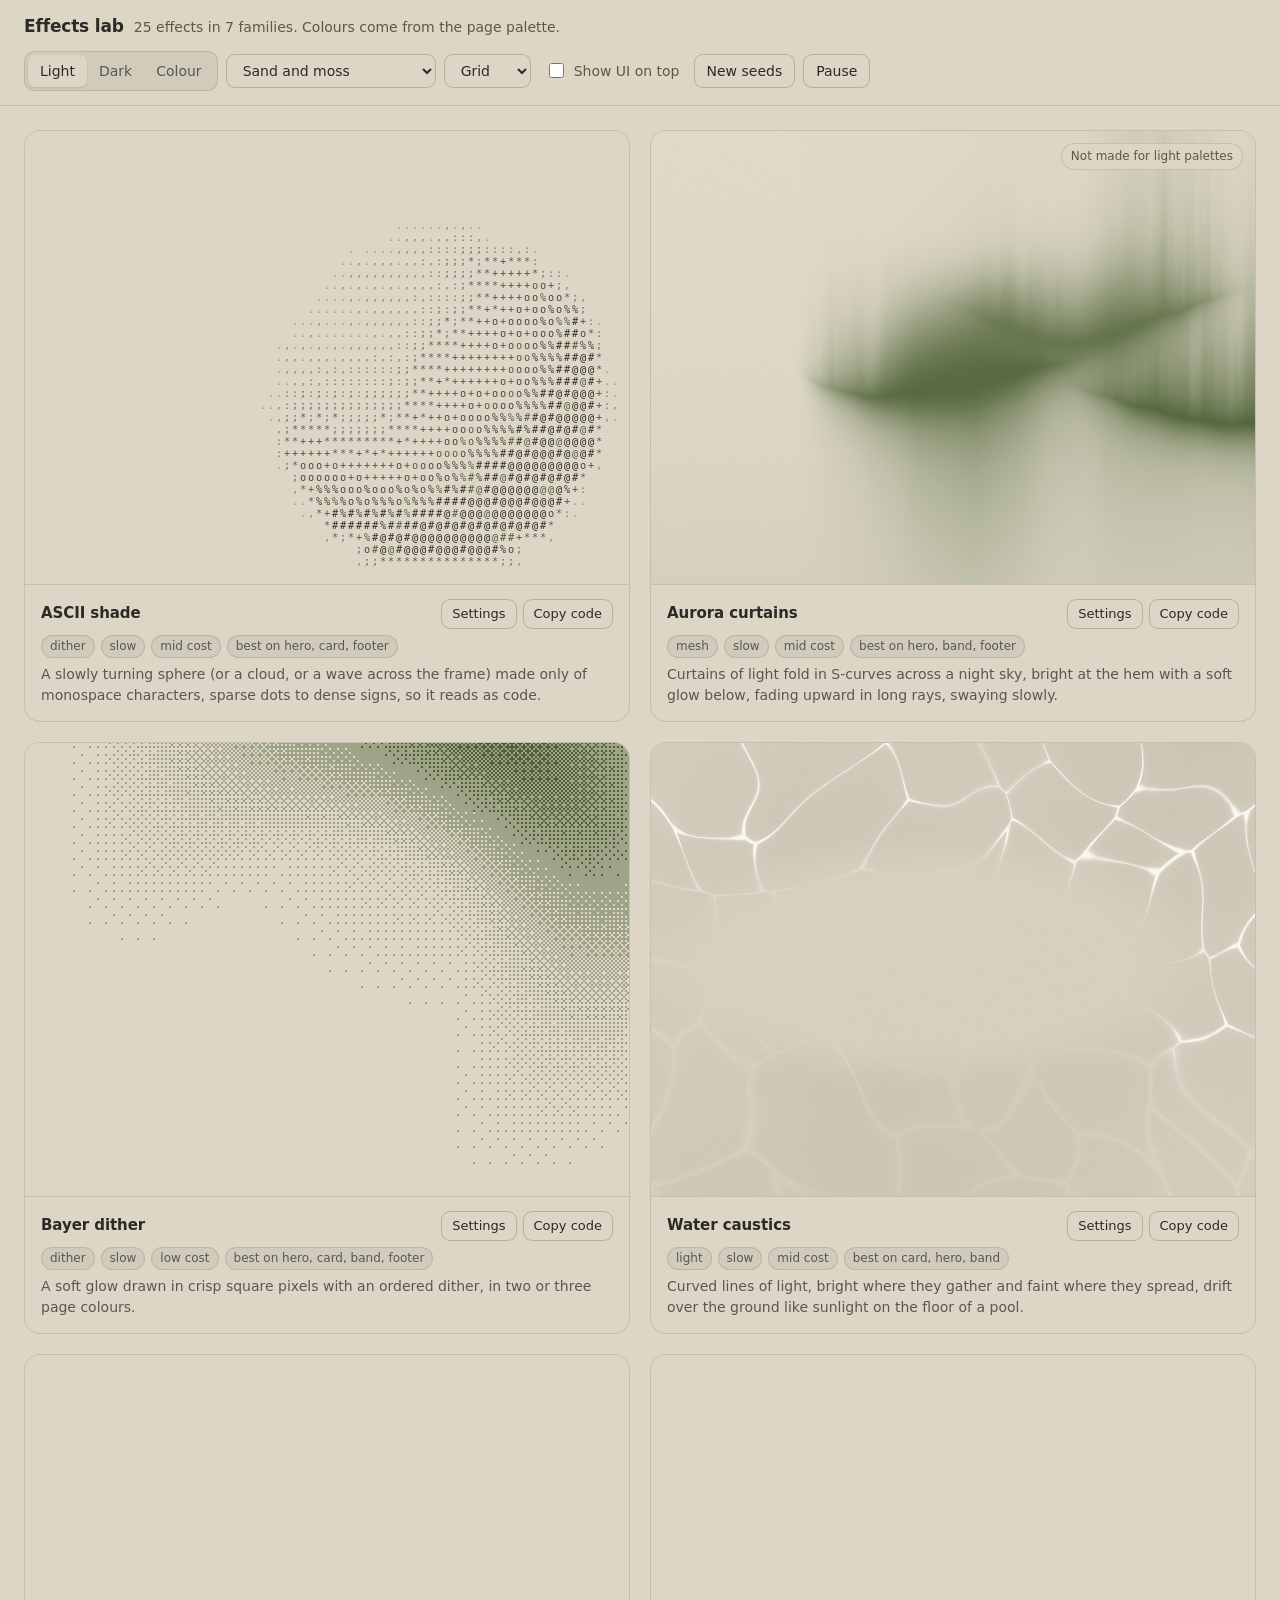
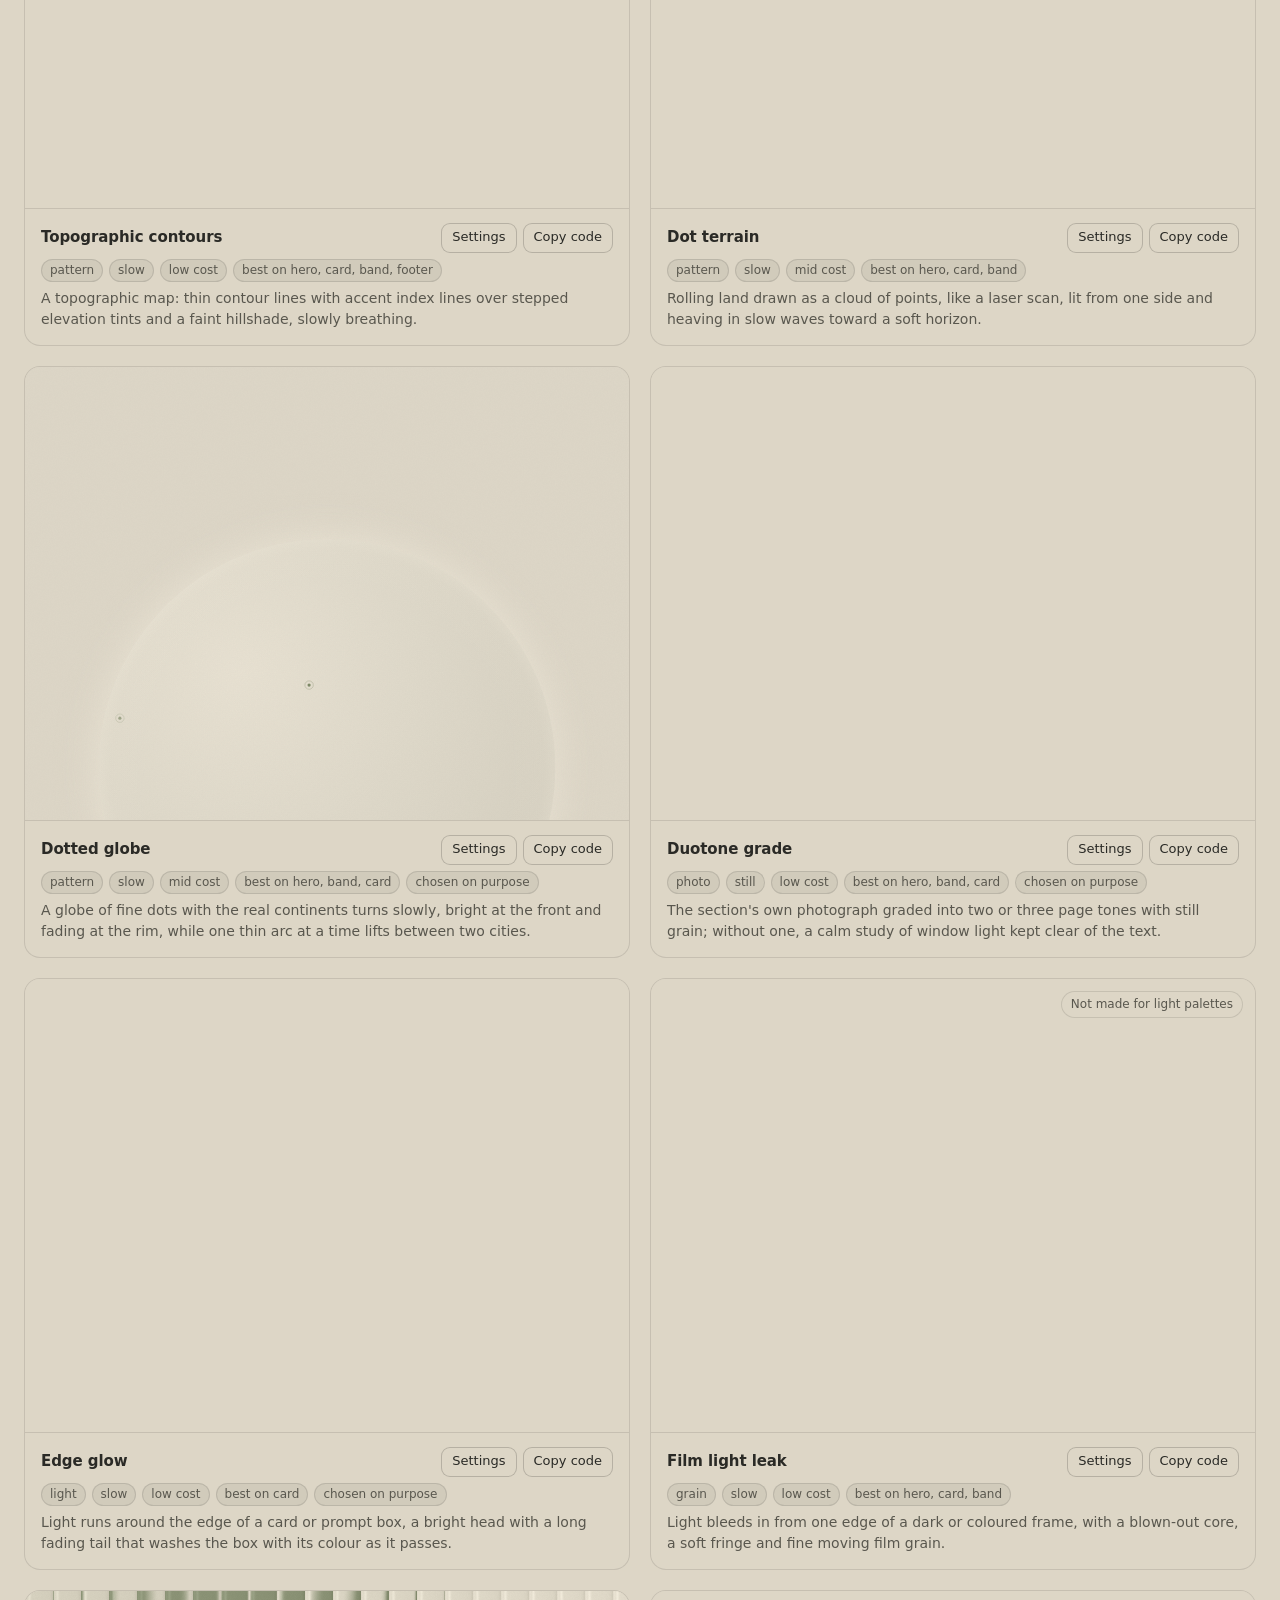
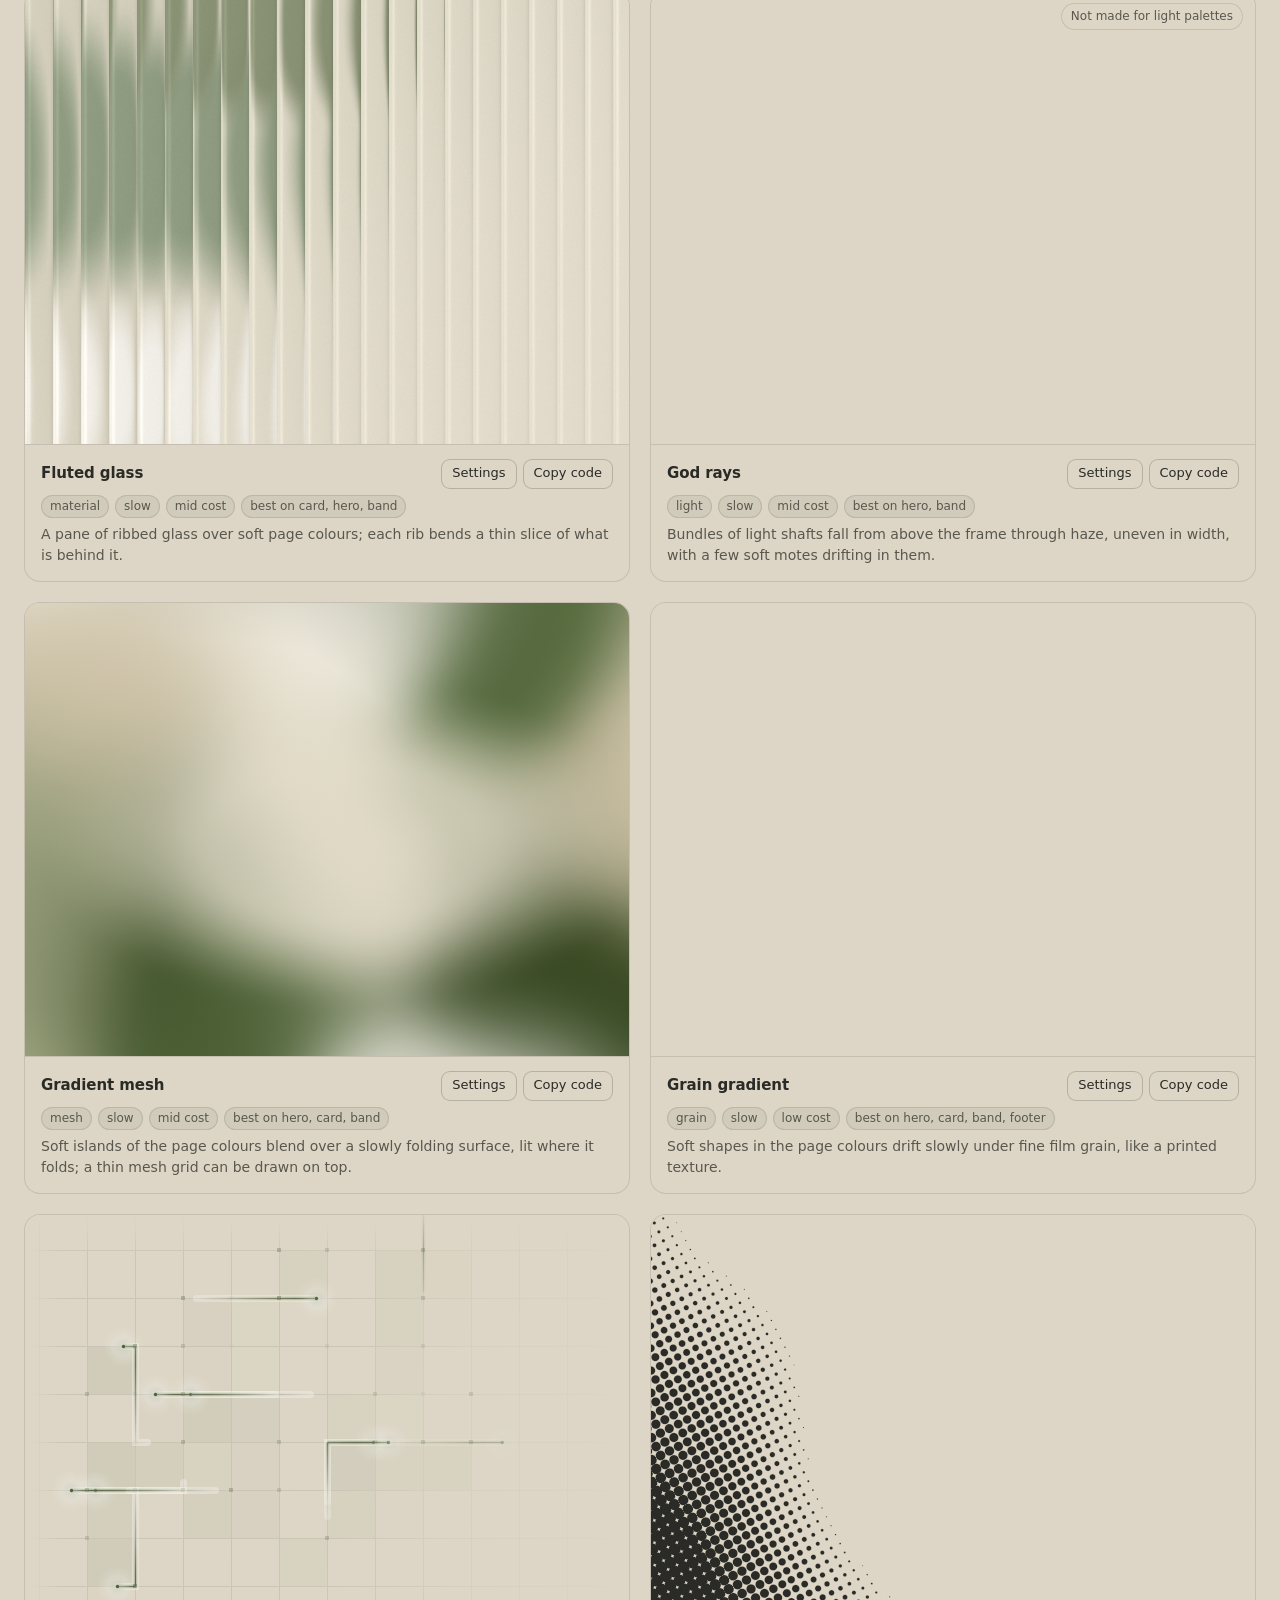
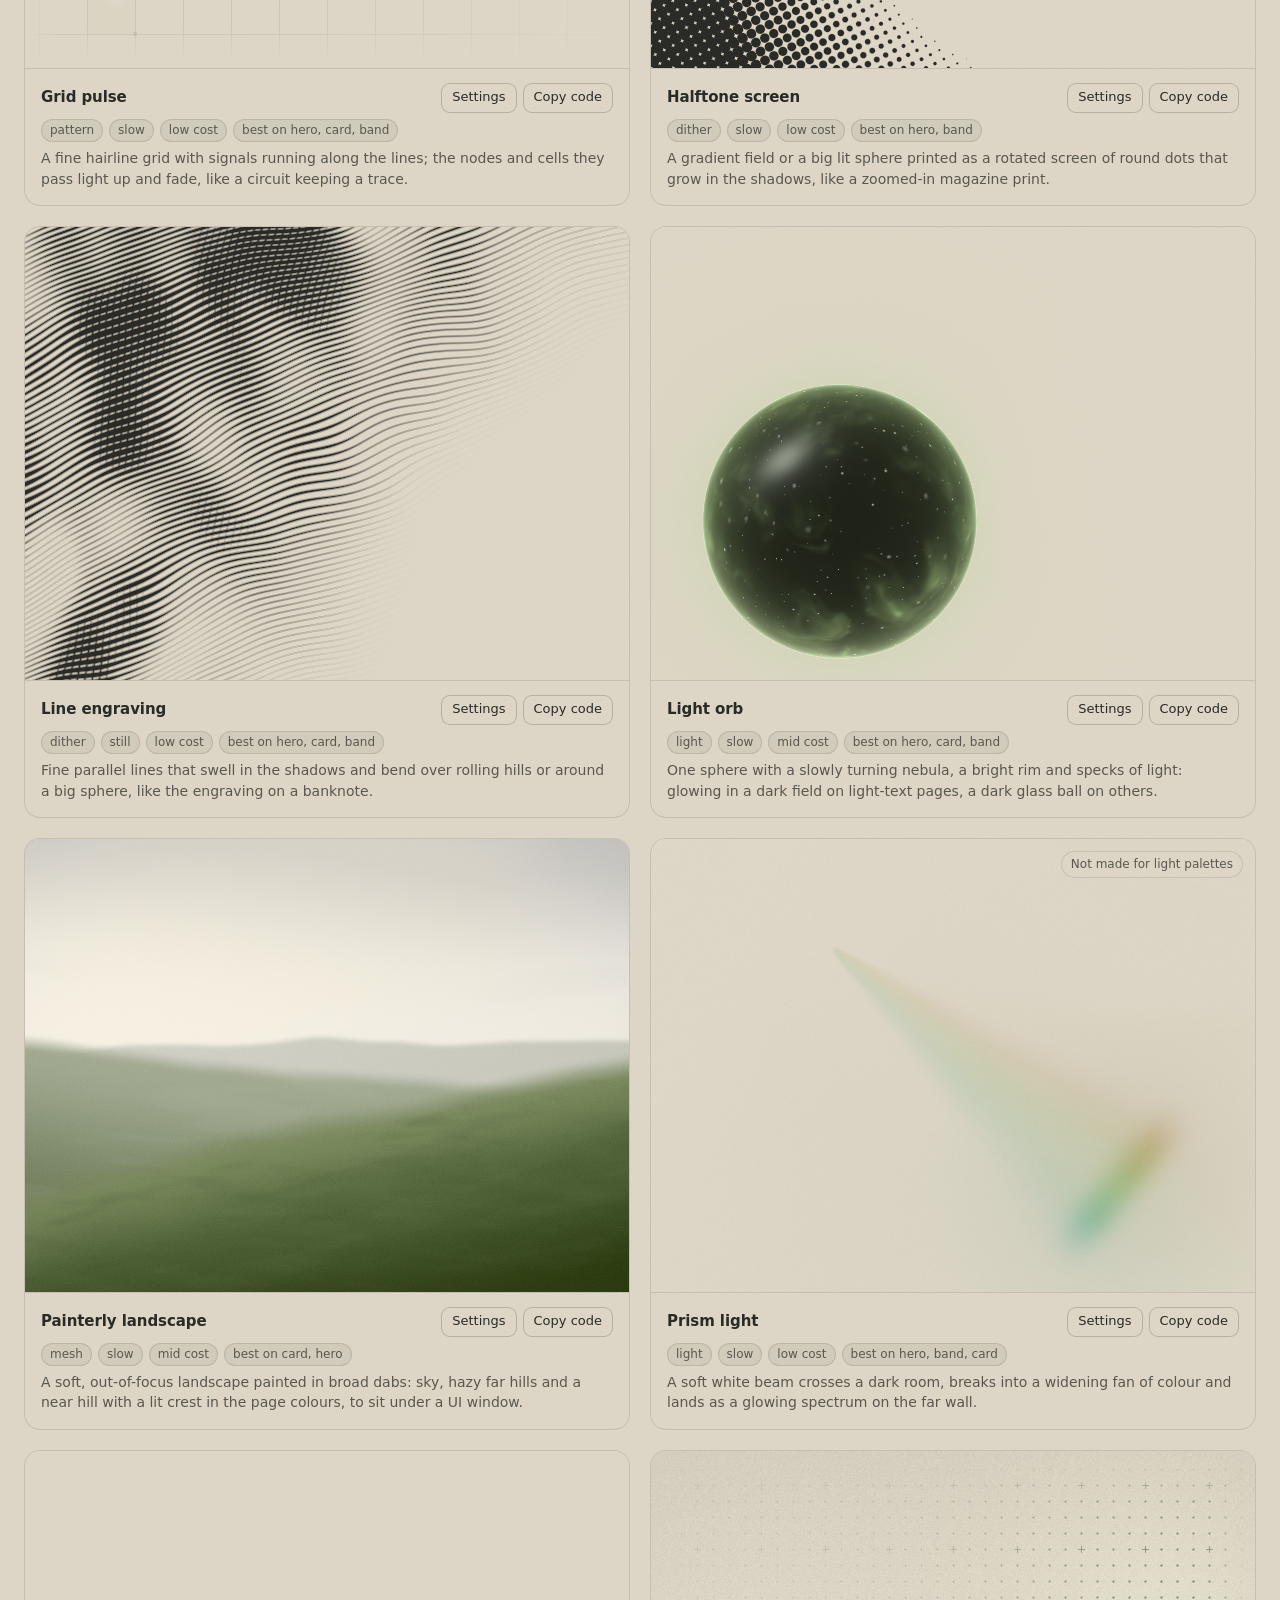
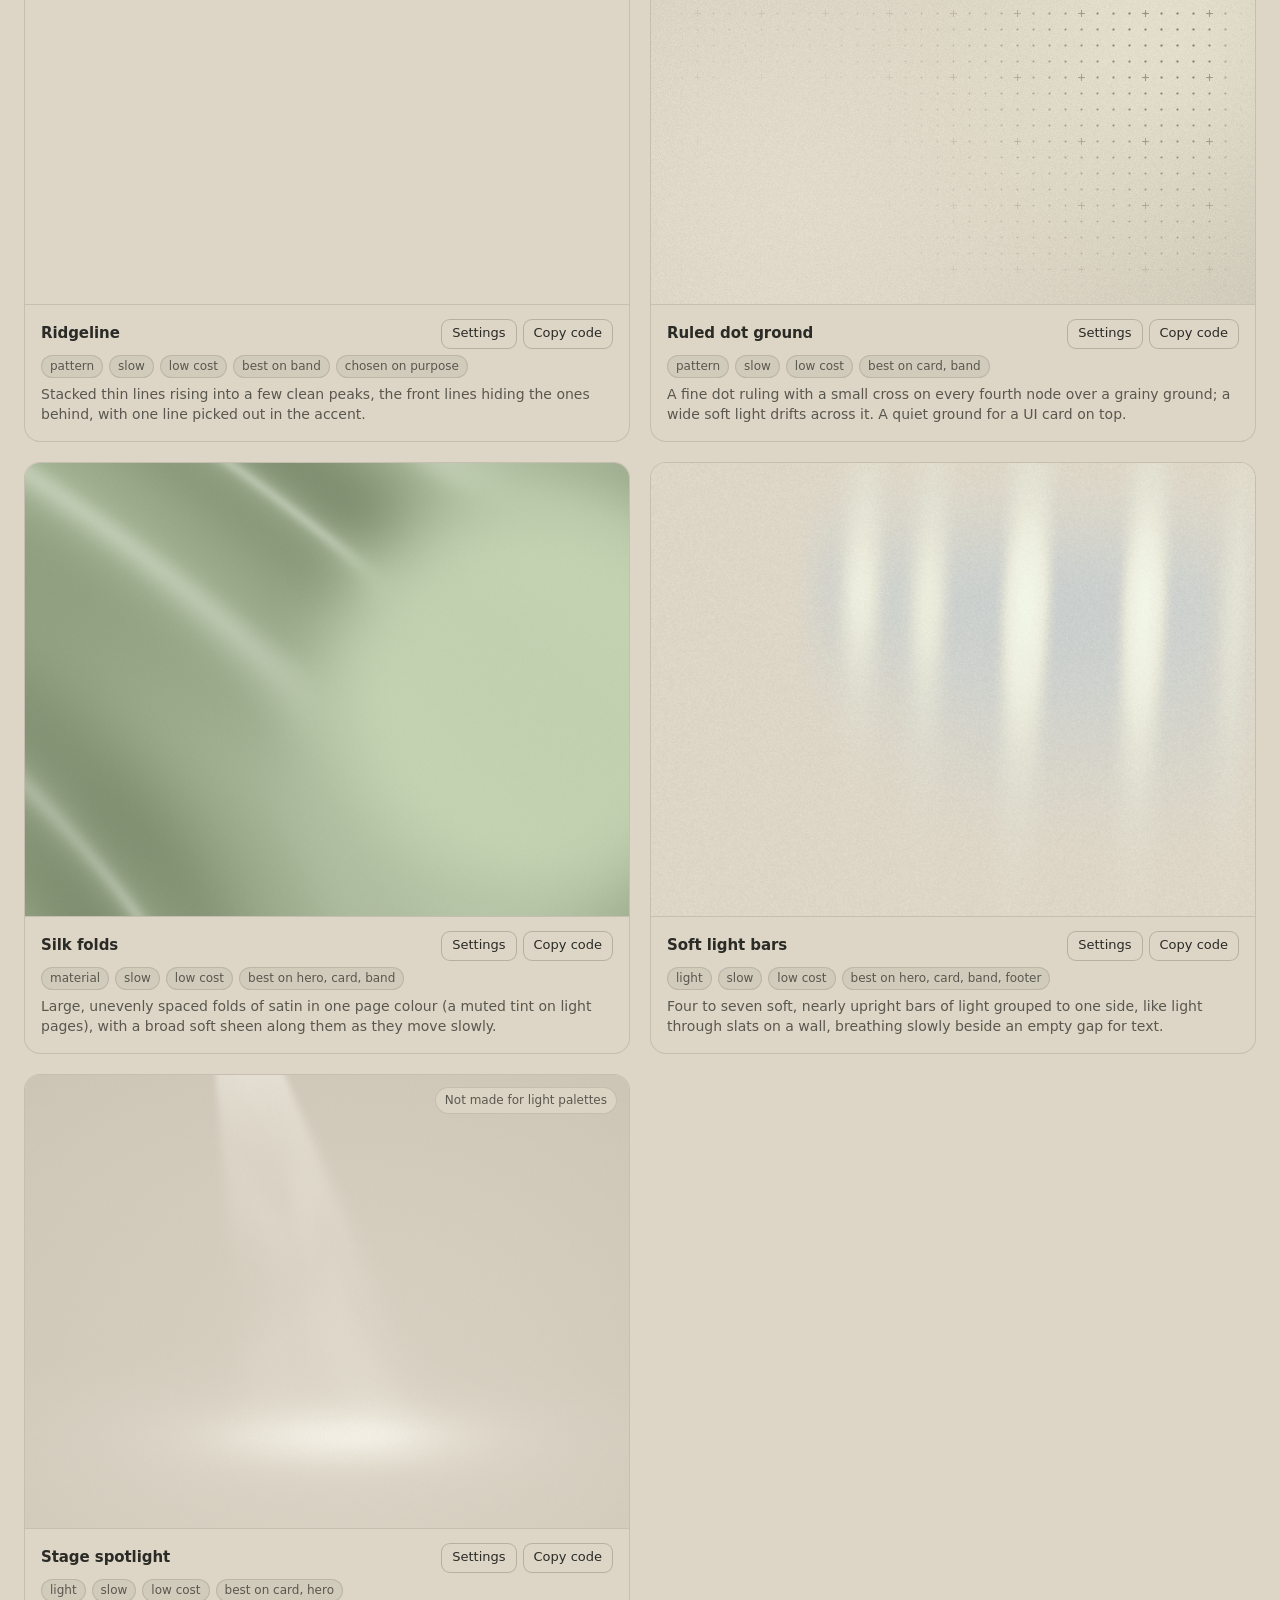
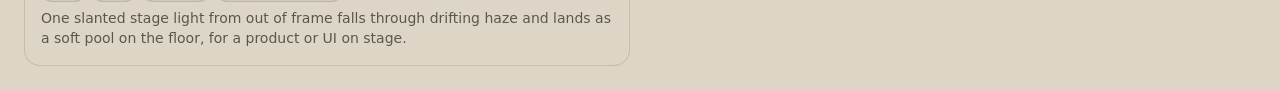
<file: .claude/skills/taste/assets/effects/lab.html>
<!doctype html>
<html lang="en">
<head>
<script>window.__tpGlMax = 16;   /* a gallery shows many live effects at once; a page of a site keeps the default 4 (fx.js) */</script>
<meta charset="utf-8">
<meta name="viewport" content="width=device-width, initial-scale=1">
<title>Effects lab</title>
<link rel="icon" href="data:,">
<style>
  :root {
    --bg: #ddd6c6; --surface: #d2cab8; --ink: #2a2a26; --muted: #59574e; --accent: #4f6238; --accent-ink: #ffffff;
    --line: color-mix(in oklab, var(--ink) 13%, transparent);
    --line-strong: color-mix(in oklab, var(--ink) 22%, transparent);
    --chip: color-mix(in oklab, var(--ink) 6%, var(--bg));
    --radius: 16px;
    color-scheme: light;
  }
  * { box-sizing: border-box; }
  html { -webkit-text-size-adjust: 100%; }
  body {
    margin: 0; background: var(--bg); color: var(--ink);
    font: 14px/1.45 ui-sans-serif, system-ui, -apple-system, "Segoe UI", Roboto, "Helvetica Neue", Arial, sans-serif;
    -webkit-font-smoothing: antialiased;
  }
  button, select, input { font: inherit; color: inherit; }
  .bar {
    position: sticky; top: 0; z-index: 20;
    display: flex; flex-wrap: wrap; align-items: center; justify-content: space-between; gap: 12px 20px;
    padding: 14px 24px; background: color-mix(in oklab, var(--bg) 90%, transparent);
    backdrop-filter: saturate(1.2) blur(14px); -webkit-backdrop-filter: saturate(1.2) blur(14px);
    border-bottom: 1px solid var(--line);
  }
  .title { display: flex; align-items: baseline; gap: 10px; min-width: 0; }
  .title h1 { margin: 0; font-size: 17px; font-weight: 640; letter-spacing: -0.01em; }
  .title p { margin: 0; color: var(--muted); white-space: nowrap; overflow: hidden; text-overflow: ellipsis; }
  .controls { display: flex; flex-wrap: wrap; align-items: center; gap: 8px; }
  .seg { display: inline-flex; padding: 3px; border-radius: 10px; background: var(--chip); border: 1px solid var(--line); }
  .seg button { border: 0; background: transparent; padding: 6px 12px; border-radius: 7px; cursor: pointer; color: var(--muted); }
  .seg button[aria-pressed="true"] { background: var(--bg); color: var(--ink); box-shadow: 0 1px 2px color-mix(in oklab, var(--ink) 14%, transparent); }
  .btn, select {
    height: 34px; padding: 0 12px; border-radius: 9px; border: 1px solid var(--line-strong); background: var(--bg);
    cursor: pointer; display: inline-flex; align-items: center; gap: 6px;
  }
  .btn:hover, select:hover { border-color: color-mix(in oklab, var(--ink) 35%, transparent); }
  .btn.primary { background: var(--ink); color: var(--bg); border-color: var(--ink); }
  label.check { display: inline-flex; align-items: center; gap: 7px; padding: 0 6px; cursor: pointer; color: var(--muted); }
  label.check input { accent-color: var(--accent); width: 15px; height: 15px; }
  select { max-width: 210px; }

  .grid {
    display: grid; gap: 20px; padding: 24px; max-width: 1680px; margin: 0 auto;
    grid-template-columns: repeat(auto-fit, minmax(min(100%, 400px), 1fr));
  }
  body[data-layout="wide"] .grid { grid-template-columns: 1fr; max-width: 1280px; }
  body[data-layout="hero"] .grid { grid-template-columns: 1fr; max-width: none; padding: 0; gap: 0; }
  .tile { border: 1px solid var(--line); border-radius: var(--radius); overflow: hidden; background: var(--bg); display: flex; flex-direction: column; min-width: 0; }
  body[data-layout="hero"] .tile { border-radius: 0; border-width: 0 0 1px; }
  .stage { position: relative; aspect-ratio: 4 / 3; overflow: hidden; }
  body[data-layout="wide"] .stage { aspect-ratio: 16 / 9; }
  body[data-layout="hero"] .stage { aspect-ratio: auto; height: 100vh; min-height: 560px; }
  .stage[data-unfit]::after {
    content: attr(data-unfit); position: absolute; top: 12px; right: 12px; padding: 4px 9px; border-radius: 999px;
    font-size: 12px; background: color-mix(in oklab, var(--bg) 85%, transparent); color: var(--muted); border: 1px solid var(--line);
  }

  /* sample content that sits on the effect */
  .sample { position: absolute; inset: 0; display: none; pointer-events: none; }
  body[data-ui="1"] .sample { display: block; }
  .sample-card {
    position: absolute; left: 22px; bottom: 22px; width: min(232px, calc(100% - 44px));
    display: grid; grid-template-columns: 36px 1fr; gap: 10px; align-items: center;
    padding: 12px 14px 12px 12px; border-radius: 12px; background: var(--surface); color: var(--ink);
    box-shadow: 0 1px 1px color-mix(in oklab, var(--ink) 8%, transparent), 0 10px 30px -12px rgb(0 0 0 / 0.3);
    border: 1px solid color-mix(in oklab, var(--ink) 8%, transparent);
  }
  .sample-card .ic {
    width: 36px; height: 36px; border-radius: 8px; background: var(--bg);
    background-image: radial-gradient(color-mix(in oklab, var(--ink) 55%, transparent) 1.1px, transparent 1.4px);
    background-size: 6px 6px; background-position: 3px 3px; border: 1px solid var(--line);
  }
  .sample-card b { display: block; font-size: 13px; font-weight: 600; }
  .sample-card span { display: block; font-size: 12px; color: var(--muted); font-variant-numeric: tabular-nums; }
  .sample-card .track { grid-column: 1 / -1; height: 4px; border-radius: 4px; background: color-mix(in oklab, var(--ink) 12%, transparent); position: relative; }
  .sample-card .track i { position: absolute; inset: 0 45% 0 0; border-radius: inherit; background: var(--accent); }
  .sample-head { position: absolute; left: 24px; top: 22px; right: 24px; color: var(--ink); }
  .sample-head b { display: block; font-size: clamp(18px, 2.2vw, 30px); font-weight: 640; letter-spacing: -0.02em; line-height: 1.1; max-width: 16ch; }
  .sample-head span { display: block; margin-top: 6px; color: var(--muted); max-width: 34ch; }
  body[data-layout="hero"] .sample-head { left: 48px; top: auto; bottom: 30vh; }
  body[data-layout="hero"] .sample-head b { font-size: clamp(36px, 5vw, 72px); }
  body[data-layout="hero"] .sample-card { left: 48px; bottom: 48px; }

  /* card layout: a feature card with an inset effect panel and a small UI window on it */
  .card-head { display: none; }
  body[data-layout="card"] .grid { grid-template-columns: repeat(auto-fit, minmax(min(100%, 460px), 1fr)); max-width: 1240px; gap: 16px; }
  body[data-layout="card"] .tile { padding: 22px; border: 0; background: color-mix(in oklab, var(--ink) 4.5%, var(--bg)); border-radius: 18px; }
  body[data-layout="card"] .card-head { display: block; }
  .card-head b { display: block; font-size: 15px; font-weight: 620; }
  .card-head p { margin: 4px 0 0; color: var(--muted); max-width: 52ch; }
  body[data-layout="card"] .stage { margin-top: 18px; border-radius: 12px; aspect-ratio: 16 / 10; }
  body[data-layout="card"] .info { display: none; }
  body[data-layout="card"] .sample { display: block; }
  body[data-layout="card"] .sample-head, body[data-layout="card"] .sample-card { display: none; }
  .window { display: none; }
  body[data-layout="card"] .window {
    display: block; position: absolute; left: 50%; top: 54%; transform: translate(-50%, -50%); width: 64%;
    border-radius: 10px; background: var(--surface); color: var(--ink);
    box-shadow: 0 1px 0 color-mix(in oklab, var(--ink) 6%, transparent), 0 18px 40px -16px rgb(0 0 0 / 0.35);
    border: 1px solid color-mix(in oklab, var(--ink) 10%, transparent); overflow: hidden; font-size: 12px;
  }
  .window .wbar { display: flex; align-items: center; gap: 5px; padding: 8px 10px; border-bottom: 1px solid var(--line); }
  .window .wbar i { width: 7px; height: 7px; border-radius: 50%; background: color-mix(in oklab, var(--ink) 22%, transparent); }
  .window .wbar span { margin-left: 8px; color: var(--muted); }
  .window .wbody { padding: 12px 12px 14px; display: grid; gap: 8px; }
  .window .wrow { display: flex; align-items: center; justify-content: space-between; gap: 10px; }
  .window .wrow em { font-style: normal; color: var(--muted); font-variant-numeric: tabular-nums; }
  .window .wbtn { justify-self: start; margin-top: 2px; padding: 5px 10px; border-radius: 7px; background: var(--accent); color: var(--accent-ink); font-weight: 600; }
  .info { padding: 14px 16px 16px; display: grid; gap: 4px; border-top: 1px solid var(--line); }
  body[data-layout="hero"] .info { display: none; }
  .info-top { display: flex; align-items: center; justify-content: space-between; gap: 12px; }
  .info h2 { margin: 0; font-size: 15px; font-weight: 620; letter-spacing: -0.005em; }
  .tags { display: flex; flex-wrap: wrap; gap: 6px; margin: 2px 0 2px; }
  .tags span { font-size: 12px; padding: 2px 8px; border-radius: 999px; background: var(--chip); color: var(--muted); border: 1px solid var(--line); }
  .look { margin: 0; color: var(--muted); }
  .actions { display: flex; gap: 6px; flex: none; }
  .actions .btn { height: 30px; padding: 0 10px; font-size: 13px; }

  .params { display: none; padding: 4px 16px 16px; gap: 10px 18px; grid-template-columns: repeat(auto-fill, minmax(170px, 1fr)); }
  .tile.open .params { display: grid; }
  .param { display: grid; gap: 4px; }
  .param label { display: flex; justify-content: space-between; font-size: 12px; color: var(--muted); }
  .param output { color: var(--ink); font-variant-numeric: tabular-nums; }
  .param input[type=range] { width: 100%; accent-color: var(--ink); margin: 0; }
  .params .row { grid-column: 1 / -1; display: flex; gap: 8px; align-items: center; }
  .params .row input { width: 90px; height: 30px; border-radius: 8px; border: 1px solid var(--line-strong); background: var(--bg); padding: 0 8px; }

  .empty { padding: 80px 24px; text-align: center; color: var(--muted); }
  .toast {
    position: fixed; left: 50%; bottom: 24px; transform: translate(-50%, 20px); opacity: 0; pointer-events: none;
    background: var(--ink); color: var(--bg); padding: 9px 14px; border-radius: 10px; transition: .25s ease; z-index: 30;
  }
  .toast.on { opacity: 1; transform: translate(-50%, 0); }
  @media (max-width: 640px) {
    .bar { padding: 12px 16px; }
    .grid { padding: 16px; gap: 16px; }
    .title p { display: none; }
  }
</style>
</head>
<body data-layout="grid">
<header class="bar">
  <div class="title">
    <h1>Effects lab</h1>
    <p id="count"></p>
  </div>
  <div class="controls">
    <div class="seg" role="group" aria-label="Palette type">
      <button type="button" data-kind="light">Light</button>
      <button type="button" data-kind="dark">Dark</button>
      <button type="button" data-kind="colour">Colour</button>
    </div>
    <select id="pal" aria-label="Palette"></select>
    <select id="layout" aria-label="Layout"><option value="grid">Grid</option><option value="card">Cards</option><option value="wide">Wide</option><option value="hero">Hero</option></select>
    <label class="check"><input type="checkbox" id="ui"> Show UI on top</label>
    <button type="button" class="btn" id="reseed">New seeds</button>
    <button type="button" class="btn" id="pause">Pause</button>
  </div>
</header>
<main class="grid" id="grid"></main>
<div class="toast" id="toast" role="status"></div>
<script id="palettes" type="application/json">[{"id":"white-link-blue","name":"Sheet and biro","bg":"#ffffff","surface":"#f4f4f4","ink":"#111111","muted":"#6b6b6b","accent":"#1a4be0","accentInk":"#ffffff"},{"id":"cool-white-slate","name":"Frost and slate","bg":"#f7f9fa","surface":"#ecf0f2","ink":"#1f3038","muted":"#5d6b72","accent":"#0d7480","accentInk":"#ffffff"},{"id":"rose-grey-green","name":"Rose grey, green","bg":"#ebe5e3","surface":"#e1dad7","ink":"#2b2622","muted":"#6a615d","accent":"#0f7d45","accentInk":"#ffffff"},{"id":"paper-grey-brass","name":"Newsprint and brass","bg":"#e8e8e3","surface":"#dcdcd6","ink":"#181715","muted":"#63625c","accent":"#bfb21a","accentInk":"#181715"},{"id":"stone-blueprint","name":"Stone and blueprint","bg":"#dfdedb","surface":"#d3d2ce","ink":"#26251e","muted":"#5f5d55","accent":"#2456d6","accentInk":"#ffffff"},{"id":"white-navy-tab","name":"Navy on white","bg":"#ffffff","surface":"#f4f4f2","ink":"#1f2b4d","muted":"#6a7186","accent":"#f7941d","accentInk":"#1f2b4d"},{"id":"three-stones","name":"Three stones","bg":"#eeecea","surface":"#e4e1dd","ink":"#333231","muted":"#6b6763","accent":"#5c6b54","accentInk":"#ffffff"},{"id":"putty-black-teal","name":"Putty and black","bg":"#dedad3","surface":"#d3cec6","ink":"#0a0a0a","muted":"#5c5852","accent":"#256f82","accentInk":"#ffffff"},{"id":"moss-sand","name":"Sand and moss","bg":"#ddd6c6","surface":"#d2cab8","ink":"#2a2a26","muted":"#59574e","accent":"#4f6238","accentInk":"#ffffff"},{"id":"green-mat-chocolate","name":"Bone, green, chocolate","bg":"#e5e1d8","surface":"#dad5ca","ink":"#2a1d17","muted":"#6b5b51","accent":"#456f3a","accentInk":"#ffffff"},{"id":"lunar-grey-bronze","name":"Lunar and bronze","bg":"#111111","surface":"#1c1c1c","ink":"#f2f2f2","muted":"#8f8f8f","accent":"#a08672","accentInk":"#111111"},{"id":"blue-black-cornflower","name":"Night and sky blue","bg":"#0a0d14","surface":"#131824","ink":"#e9edf3","muted":"#8891a1","accent":"#5ab9fc","accentInk":"#0a0d14"},{"id":"green-black-bone","name":"Green-black and bone","bg":"#161c1a","surface":"#1f2725","ink":"#e3e2da","muted":"#8e948d","accent":"#9fc7b8","accentInk":"#161c1a"},{"id":"black-crimson","name":"Black and crimson","bg":"#0a0a0a","surface":"#151515","ink":"#efefef","muted":"#8c8c8c","accent":"#b11226","accentInk":"#ffffff"},{"id":"forest-pale-lime","name":"Forest and lime","bg":"#0f1f10","surface":"#162a17","ink":"#ffffff","muted":"#9aa39a","accent":"#c6f19d","accentInk":"#0f1f10"},{"id":"charcoal-room-sage","name":"Charcoal and sage","bg":"#1c1c1c","surface":"#262626","ink":"#f1f1ef","muted":"#9a9b96","accent":"#8fa68e","accentInk":"#1c1c1c"},{"id":"warm-black-gold","name":"Warm black, gold","bg":"#0c0a08","surface":"#181512","ink":"#ffffff","muted":"#8f8a84","accent":"#c9a45a","accentInk":"#0c0a08"},{"id":"graphite-safety-orange","name":"Graphite and orange","bg":"#18191b","surface":"#222427","ink":"#eff0f1","muted":"#9c9ea3","accent":"#ff4a1f","accentInk":"#18191b"},{"id":"soot-pale-lime","name":"Soot and lime","bg":"#0f0f0f","surface":"#1a1a1a","ink":"#ffffff","muted":"#8f8f8f","accent":"#dafa9c","accentInk":"#0f0f0f"},{"id":"plum-black-pink","name":"Plum-black and pink","bg":"#0d060b","surface":"#1b0e17","ink":"#ffffff","muted":"#9a8f97","accent":"#ff488b","accentInk":"#0d060b"},{"id":"white-signal-red","name":"Signal red, white","bg":"#ffffff","surface":"#f2f2f2","ink":"#0a0a0a","muted":"#6b6b6b","accent":"#d92b21","accentInk":"#ffffff"},{"id":"white-mint-tiles","name":"Greys and mint","bg":"#ffffff","surface":"#f3f3f3","ink":"#232323","muted":"#6e6e6e","accent":"#a1ffcb","accentInk":"#232323"},{"id":"cool-grey-cobalt","name":"Cool grey, cobalt","bg":"#eef0f3","surface":"#e2e5ea","ink":"#0b0c0e","muted":"#5d6470","accent":"#1f2de6","accentInk":"#ffffff"},{"id":"offwhite-bottle-yellow","name":"Bottle ink, yellow","bg":"#f7f7f7","surface":"#ebebeb","ink":"#0d2a1c","muted":"#5f6b64","accent":"#f6e016","accentInk":"#0d2a1c"},{"id":"teal-on-paper","name":"Teal on paper","bg":"#f7f9f8","surface":"#ebf0ee","ink":"#06525c","muted":"#2f737d","accent":"#06525c","accentInk":"#f7f9f8"},{"id":"navy-pink","name":"Navy and pink","bg":"#1a2039","surface":"#212846","ink":"#f9a3c0","muted":"#b9879c","accent":"#f9a3c0","accentInk":"#1a2039"},{"id":"blush-aubergine","name":"Blush and aubergine","bg":"#edccbe","surface":"#e8c2b2","ink":"#351a2b","muted":"#6c4857","accent":"#351a2b","accentInk":"#edccbe"},{"id":"cobalt-on-sand","name":"Cobalt on sand","bg":"#e6dbc7","surface":"#ddd0b9","ink":"#062b8a","muted":"#3a5aa8","accent":"#062b8a","accentInk":"#e6dbc7"},{"id":"oxblood-grey","name":"Oxblood and grey","bg":"#e2e2e2","surface":"#d6d6d6","ink":"#7d0c14","muted":"#7a4a4e","accent":"#7d0c14","accentInk":"#e2e2e2"},{"id":"olive-on-bone","name":"Olive on bone","bg":"#ecebe7","surface":"#e1dfd9","ink":"#38450f","muted":"#5d683a","accent":"#38450f","accentInk":"#ecebe7"},{"id":"burgundy-bubblegum","name":"Burgundy and bubblegum","bg":"#3d0012","surface":"#4d0519","ink":"#ff99d3","muted":"#c77aa0","accent":"#ff99d3","accentInk":"#3d0012"},{"id":"bottle-green-gold","name":"Bottle green, gold","bg":"#133621","surface":"#1a4429","ink":"#f4d96c","muted":"#b3a55e","accent":"#f4d96c","accentInk":"#133621"},{"id":"cobalt-field","name":"Cobalt field","bg":"#0034eb","surface":"#002fd6","ink":"#ffffff","muted":"#dfe4f2","accent":"#e9e34a","accentInk":"#111111"},{"id":"mustard-field","name":"Mustard and black","bg":"#e1ac10","surface":"#cd9d0f","ink":"#0b0b0b","muted":"#4d3d0a","accent":"#24338f","accentInk":"#ffffff"},{"id":"carmine-field","name":"Carmine field","bg":"#9c1220","surface":"#8a101c","ink":"#ffffff","muted":"#f0b9bd","accent":"#ffd9dc","accentInk":"#9c1220"},{"id":"pink-field-lime","name":"Bubblegum and lime","bg":"#ff87ab","surface":"#ff739d","ink":"#0a0a0a","muted":"#6b1f3a","accent":"#def915","accentInk":"#0a0a0a"},{"id":"sky-field-navy","name":"Sky and navy","bg":"#6bb4ee","surface":"#7dbdf0","ink":"#0e1822","muted":"#1b3d5c","accent":"#ff5a1f","accentInk":"#0e1822"},{"id":"orange-field-black","name":"Orange and black","bg":"#ff7a1f","surface":"#ff8633","ink":"#050f16","muted":"#5a2306","accent":"#050f16","accentInk":"#ff7a1f"},{"id":"tobacco-olive","name":"Tobacco and olive","bg":"#472913","surface":"#55321a","ink":"#e4e0cf","muted":"#b39f84","accent":"#525e1b","accentInk":"#e4e0cf"},{"id":"poster-chapters","name":"Poster chapters","bg":"#e6e0d2","surface":"#dcd5c5","ink":"#1a1a1a","muted":"#5f5b52","accent":"#18bc42","accentInk":"#1a1a1a"},{"id":"blue-red-black","name":"Blue, red, black","bg":"#ffffff","surface":"#f3f3f3","ink":"#0a0a0a","muted":"#6b6b6b","accent":"#1f30e0","accentInk":"#ffffff"},{"id":"charcoal-primaries","name":"Charcoal and primaries","bg":"#191919","surface":"#242424","ink":"#ffffff","muted":"#9a9a9a","accent":"#0c7866","accentInk":"#ffffff"},{"id":"ultramarine-yellow","name":"Ultramarine and yellow","bg":"#1423b8","surface":"#1220a6","ink":"#ffffff","muted":"#e4e2d6","accent":"#1fc27a","accentInk":"#0a0a0a"},{"id":"candy-chapters","name":"Candy chapters","bg":"#ffd249","surface":"#f5c63c","ink":"#0a0a0a","muted":"#5e4a0a","accent":"#f53fd6","accentInk":"#0a0a0a"},{"id":"orange-sky-lime","name":"Orange, sky, lime","bg":"#ff8126","surface":"#ff8d3a","ink":"#111111","muted":"#5c2a05","accent":"#de194b","accentInk":"#ffffff"},{"id":"post-red-mustard","name":"Post red, mustard","bg":"#e2dccf","surface":"#d7d0c1","ink":"#2a1110","muted":"#6b524c","accent":"#4a6f84","accentInk":"#ffffff"},{"id":"mint-orange-grey","name":"Grey, mint, orange","bg":"#ffffff","surface":"#f5f5f5","ink":"#000000","muted":"#666666","accent":"#a7ff9c","accentInk":"#000000"},{"id":"report-blocks","name":"Report blocks","bg":"#ffffff","surface":"#f6f6f6","ink":"#000000","muted":"#5f5f5f","accent":"#fe7141","accentInk":"#000000"},{"id":"card-pastels","name":"Card pastels","bg":"#f7f7f5","surface":"#ebebe8","ink":"#000000","muted":"#666662","accent":"#d0106f","accentInk":"#ffffff"},{"id":"mint-pink-accounts","name":"Mint and pink","bg":"#f8f8f8","surface":"#eeeeee","ink":"#0a0a0a","muted":"#6a6a6a","accent":"#1f6b3a","accentInk":"#ffffff"},{"id":"swap-pastels","name":"Swapping pastels","bg":"#c3d7e5","surface":"#d0e0eb","ink":"#141414","muted":"#4a5068","accent":"#0f5257","accentInk":"#ffffff"},{"id":"blush-sage-slate","name":"Blush, sage, slate","bg":"#a6b3bc","surface":"#b2bdc5","ink":"#1c1c1c","muted":"#38424a","accent":"#2c3620","accentInk":"#e3e2da"},{"id":"candy-on-black","name":"Candy on black","bg":"#000000","surface":"#0d0d0d","ink":"#ffffff","muted":"#999999","accent":"#93f1f7","accentInk":"#000000"},{"id":"sky-sand","name":"Sky and sand","bg":"#cbe4f2","surface":"#bcdcee","ink":"#0a0a0a","muted":"#44606e","accent":"#b0298f","accentInk":"#ffffff"},{"id":"studio-grey","name":"Studio grey","bg":"#a8a8aa","surface":"#b4b4b6","ink":"#0e0e0e","muted":"#3a3a3c","accent":"#1f5c49","accentInk":"#ffffff"},{"id":"walnut-tan","name":"Walnut and tan","bg":"#2b2216","surface":"#382d1e","ink":"#e4e2da","muted":"#a39a8b","accent":"#bda38b","accentInk":"#2b2216"}]</script>
<script id="presets" type="application/json">{"light":"moss-sand","dark":"blue-black-cornflower","colour":"cobalt-field"}</script>
<script type="module">
  import fx from './fx.js';

  const q = new URLSearchParams(location.search);
  const PALETTES = JSON.parse(document.getElementById('palettes').textContent);
  const PRESETS = JSON.parse(document.getElementById('presets').textContent);
  const byId = Object.fromEntries(PALETTES.map(p => [p.id, p]));
  const $ = s => document.querySelector(s);
  const grid = $('#grid');

  if (q.has('fallback')) fx.config.forceFallback = true;
  if (q.has('webgl1')) fx.config.forceWebGL1 = true;
  if (q.has('time')) fx.setClock(+q.get('time'));
  document.body.dataset.layout = ['wide', 'hero', 'card'].includes(q.get('layout')) ? q.get('layout') : 'grid';
  $('#layout').value = document.body.dataset.layout;
  $('#layout').addEventListener('change', e => { document.body.dataset.layout = e.target.value; syncUrl(); });
  document.body.dataset.ui = q.get('ui') === '1' ? '1' : '0';
  $('#ui').checked = document.body.dataset.ui === '1';

  let palette = pickPalette(q.get('palette') || 'light');
  let paused = false;
  const tiles = [];

  function pickPalette(key) {
    const id = PRESETS[key] || key;
    return byId[id] || byId[PRESETS.light] || PALETTES[0];
  }
  function applyPalette(p) {
    const r = document.documentElement.style;
    r.setProperty('--bg', p.bg); r.setProperty('--surface', p.surface); r.setProperty('--ink', p.ink);
    r.setProperty('--muted', p.muted); r.setProperty('--accent', p.accent); r.setProperty('--accent-ink', p.accentInk);
    document.documentElement.style.colorScheme = fx.paletteKind(p) === 'light' ? 'light' : 'dark';
    const kind = fx.paletteKind(p);
    for (const b of document.querySelectorAll('.seg button')) b.setAttribute('aria-pressed', String(PRESETS[b.dataset.kind] === p.id));
    $('#pal').value = p.id;
    for (const t of tiles) {
      const fits = t.meta.palettes.includes(kind);
      if (fits) t.stage.removeAttribute('data-unfit'); else t.stage.setAttribute('data-unfit', `Not made for ${kind} palettes`);
      t.ctrl?.setPalette(fx.normalizePalette(p));
    }
  }
  function toast(msg) {
    const el = $('#toast'); el.textContent = msg; el.classList.add('on');
    clearTimeout(toast.t); toast.t = setTimeout(() => el.classList.remove('on'), 1600);
  }
  const fmt = (v, d) => (d.step && d.step >= 1 ? String(Math.round(v)) : (+v).toFixed(2));

  function snippet(t) {
    const p = t.ctrl.params, d = t.meta.params || {};
    const changed = Object.fromEntries(Object.entries(p).filter(([k, v]) => d[k] && v !== d[k].default));
    const attrs = [`data-fx="${t.meta.id}"`, `data-fx-seed="${t.ctrl.seed}"`];
    if (Object.keys(changed).length) attrs.push(`data-fx-params='${JSON.stringify(changed)}'`);
    return `<div ${attrs.join(' ')}></div>`;
  }

  function buildTile(meta, i) {
    const tile = document.createElement('article');
    tile.className = 'tile';
    tile.dataset.id = meta.id;
    tile.innerHTML = `
      <div class="card-head"><b></b><p></p></div>
      <div class="stage">
        <div class="sample" aria-hidden="true">
          <div class="window"><div class="wbar"><i></i><i></i><i></i><span>Settings</span></div>
            <div class="wbody"><div class="wrow"><span>Grain</span><em>0.60</em></div><div class="wrow"><span>Speed</span><em>0.50</em></div><span class="wbtn">Apply</span></div></div>
          <div class="sample-head"><b>A headline sits here</b><span>Secondary text, to check contrast on the effect.</span></div>
          <div class="sample-card"><div class="ic"></div><div><b></b><span></span></div><div class="track"><i></i></div></div>
        </div>
      </div>
      <div class="info">
        <div class="info-top">
          <h2></h2>
          <div class="actions">
            <button type="button" class="btn" data-act="params" aria-expanded="false">Settings</button>
            <button type="button" class="btn" data-act="copy">Copy code</button>
          </div>
        </div>
        <div class="tags"></div>
        <p class="look"></p>
      </div>
      <div class="params"></div>`;
    tile.querySelector('h2').textContent = meta.name;
    tile.querySelector('.card-head b').textContent = meta.name;
    tile.querySelector('.card-head p').textContent = meta.look;
    tile.querySelector('.window .wbar span').textContent = meta.name;
    const wk = Object.keys(meta.params || {}).slice(0, 2);
    tile.querySelectorAll('.window .wrow').forEach((row, n) => {
      const k = wk[n];
      if (!k) { row.remove(); return; }
      row.querySelector('span').textContent = k[0].toUpperCase() + k.slice(1);
      row.querySelector('em').textContent = fmt(meta.params[k].default, meta.params[k]);
    });
    tile.querySelector('.look').textContent = meta.look;
    tile.querySelector('.sample-card b').textContent = meta.name;
    const keys = Object.keys(meta.params || {}).slice(0, 2);
    tile.querySelector('.sample-card span').textContent = keys.map(k => `${k} ${fmt(meta.params[k].default, meta.params[k])}`).join(' · ');
    const tags = [meta.family, meta.motion, `${meta.cost} cost`, `best on ${meta.bestOn.join(', ')}`, ...(meta.random === false ? ['chosen on purpose'] : [])];
    tile.querySelector('.tags').append(...tags.map(s => Object.assign(document.createElement('span'), { textContent: s })));
    const stage = tile.querySelector('.stage');
    const seed = q.has('seed') ? (+q.get('seed') + i * 101) : 1000 + i * 37;
    const t = { meta, tile, stage, seed, ctrl: null };
    tile.querySelector('[data-act="copy"]').addEventListener('click', async () => {
      if (!t.ctrl) return;
      try { await navigator.clipboard.writeText(snippet(t)); toast('Code copied'); }
      catch (_) { prompt('Copy this code', snippet(t)); }
    });
    tile.querySelector('[data-act="params"]').addEventListener('click', e => {
      const open = tile.classList.toggle('open');
      e.currentTarget.setAttribute('aria-expanded', String(open));
    });
    buildParams(t);
    return t;
  }

  function buildParams(t) {
    const box = t.tile.querySelector('.params');
    box.innerHTML = '';
    for (const [k, d] of Object.entries(t.meta.params || {})) {
      const id = `${t.meta.id}-${k}`;
      const row = document.createElement('div');
      row.className = 'param';
      row.innerHTML = `<label for="${id}"><span>${k}</span><output></output></label><input type="range" id="${id}">`;
      const inp = row.querySelector('input'), out = row.querySelector('output');
      inp.min = d.min; inp.max = d.max; inp.step = d.step || (d.max - d.min) / 100; inp.value = d.default;
      out.textContent = fmt(d.default, d);
      inp.addEventListener('input', () => { out.textContent = fmt(+inp.value, d); t.ctrl?.set({ [k]: +inp.value }); });
      box.append(row);
    }
    const row = document.createElement('div');
    row.className = 'row';
    row.innerHTML = `<span>Seed</span><input type="number" min="0" max="9999" step="1"><button type="button" class="btn">Reset</button>`;
    const seedIn = row.querySelector('input');
    seedIn.value = t.seed;
    seedIn.addEventListener('change', () => { t.seed = +seedIn.value || 0; remount(t); });
    row.querySelector('button').addEventListener('click', () => { buildParams(t); remount(t); });
    box.append(row);
  }

  async function remount(t, params) {
    t.ctrl = await fx.mount(t.stage, t.meta.id, { palette: fx.normalizePalette(palette), params: params || currentParams(t), seed: t.seed });
    if (paused) t.ctrl.pause();
    t.tile.querySelector('.params .row input').value = t.seed;
    // the seed may place the calm area and focal point (fx.compose): show the values in use
    for (const [k, d] of Object.entries(t.meta.params || {})) {
      const inp = t.tile.querySelector(`#${t.meta.id}-${k}`);
      if (inp && t.ctrl.params[k] != null) { inp.value = t.ctrl.params[k]; inp.previousElementSibling.querySelector('output').textContent = fmt(t.ctrl.params[k], d); }
    }
  }
  function currentParams(t) {
    const out = {};
    for (const inp of t.tile.querySelectorAll('.param input')) out[inp.id.slice(t.meta.id.length + 1)] = +inp.value;
    return out;
  }

  // controls
  for (const b of document.querySelectorAll('.seg button')) {
    b.addEventListener('click', () => { palette = pickPalette(b.dataset.kind); applyPalette(palette); syncUrl(); });
  }
  const sel = $('#pal');
  const groups = { light: [], dark: [], colour: [] };
  for (const p of PALETTES) groups[fx.paletteKind(p)].push(p);
  for (const [k, list] of Object.entries(groups)) {
    const og = document.createElement('optgroup');
    og.label = k[0].toUpperCase() + k.slice(1);
    for (const p of list) og.append(new Option(p.name, p.id));
    sel.append(og);
  }
  sel.addEventListener('change', () => { palette = pickPalette(sel.value); applyPalette(palette); syncUrl(); });
  $('#ui').addEventListener('change', e => {
    document.body.dataset.ui = e.target.checked ? '1' : '0';
    syncUrl();
    // a page puts the calm area where its text is; with the sample text on, do the same
    const calm = textCalm();
    for (const t of tiles) remount(t, calm ? { ...currentParams(t), ...calm } : {});
  });
  $('#layout').addEventListener('change', () => {
    const calm = textCalm();
    if (calm) for (const t of tiles) remount(t, { ...currentParams(t), ...calm });
  });
  // where the sample headline sits (0..1 of the frame), or null when no text is on the effect
  function textCalm() {
    const layout = document.body.dataset.layout;
    if (document.body.dataset.ui !== '1' || layout === 'card') return null;
    return layout === 'hero' ? { calmX: 0.2, calmY: 0.62 } : { calmX: 0.2, calmY: 0.18 };
  }
  $('#reseed').addEventListener('click', () => {
    for (const t of tiles) { t.seed = Math.floor(Math.random() * 10000); remount(t); }
  });
  $('#pause').addEventListener('click', e => {
    paused = !paused;
    e.currentTarget.textContent = paused ? 'Play' : 'Pause';
    for (const t of tiles) paused ? t.ctrl?.pause() : t.ctrl?.resume();
  });
  function syncUrl() {
    const u = new URL(location.href);
    u.searchParams.set('palette', palette.id);
    if (document.body.dataset.ui === '1') u.searchParams.set('ui', '1'); else u.searchParams.delete('ui');
    if (document.body.dataset.layout !== 'grid') u.searchParams.set('layout', document.body.dataset.layout); else u.searchParams.delete('layout');
    history.replaceState(null, '', u);
  }

  // load
  let index;
  try { index = await fetch('./index.json', { cache: 'no-store' }).then(r => { if (!r.ok) throw new Error(r.status); return r.json(); }); }
  catch (err) { grid.innerHTML = '<p class="empty">index.json did not load. Run: node scripts/effects.mjs index, and serve this folder over http.</p>'; throw err; }
  let list = index.effects || [];
  const only = (q.get('only') || '').split(',').map(s => s.trim()).filter(Boolean);
  if (only.length) list = only.map(id => list.find(e => e.id === id)).filter(Boolean);
  if (q.get('family')) list = list.filter(e => e.family === q.get('family'));
  const kinds = new Set(list.map(e => e.family));
  $('#count').textContent = `${list.length} effect${list.length === 1 ? '' : 's'} in ${kinds.size} famil${kinds.size === 1 ? 'y' : 'ies'}. Colours come from the page palette.`;
  if (!list.length) grid.innerHTML = '<p class="empty">No effects match.</p>';
  list.forEach((meta, i) => { const t = buildTile(meta, i); tiles.push(t); grid.append(t.tile); });
  applyPalette(palette);
  await Promise.all(tiles.map(t => remount(t, { ...(textCalm() || {}) })));
  document.documentElement.dataset.ready = '1';
</script>
</body>
</html>
</file>
<file: styles.css>
/* Grimoire — Material 3 structure, blood-red rubric and gold leaf */
:root {
  --md-primary: #d9a948;
  --md-on-primary: #2b1503;
  --md-primary-container: #5a1a12;
  --md-on-primary-container: #f6d79a;
  --md-surface: #2a0609;
  --md-surface-dim: #1c0306;
  --md-surface-container-low: #33090d;
  --md-surface-container: #3a0a0e;
  --md-surface-container-high: #471015;
  --md-on-surface: #f1dcc0;
  --md-on-surface-variant: #d6b48c;
  --md-outline: #8a6328;
  --md-outline-variant: #5e1d1f;
  --md-scrim: rgba(18, 2, 4, 0.72);

  --font-display: "UnifrakturMaguntia", "Old English Text MT", serif;
  --font-body: "Spectral", Georgia, serif;
  --font-label: "Spectral SC", "Spectral", Georgia, serif;
  --label-nums: lining-nums tabular-nums;

  --ease-out: cubic-bezier(0.23, 1, 0.32, 1);
  --ease-in-out: cubic-bezier(0.77, 0, 0.175, 1);

  --wrap: min(1200px, calc(100vw - 2 * var(--gutter)));
  --gutter: clamp(16px, 4vw, 48px);
  --radius-s: 8px;
  --radius-m: 12px;
  --radius-l: 16px;
  --elev-1: 0 1px 2px rgba(10, 0, 2, 0.5), 0 2px 6px rgba(10, 0, 2, 0.35);
  --elev-2: 0 2px 4px rgba(10, 0, 2, 0.5), 0 8px 20px rgba(10, 0, 2, 0.45);
  color-scheme: dark;
}

*, *::before, *::after { box-sizing: border-box; }
html { -webkit-text-size-adjust: 100%; scroll-behavior: smooth; }
body {
  margin: 0;
  background: var(--md-surface-dim);
  color: var(--md-on-surface);
  font-family: var(--font-body);
  font-size: 1.0625rem;
  line-height: 1.6;
  -webkit-font-smoothing: antialiased;
  text-rendering: optimizeLegibility;
  overflow-x: hidden;
}
img { display: block; max-width: 100%; }
a { color: inherit; }
::selection { background: var(--md-primary); color: var(--md-on-primary); }
:focus-visible { outline: 2px solid var(--md-primary); outline-offset: 3px; border-radius: 4px; }
html { scrollbar-color: var(--md-outline) var(--md-surface-dim); }
::-webkit-scrollbar { width: 10px; }
::-webkit-scrollbar-track { background: var(--md-surface-dim); }
::-webkit-scrollbar-thumb { background: var(--md-outline-variant); border-radius: 10px; border: 2px solid var(--md-surface-dim); }

.wrap { width: var(--wrap); margin-inline: auto; }
.sr-only { position: absolute; width: 1px; height: 1px; overflow: hidden; clip: rect(0 0 0 0); white-space: nowrap; }
.skip { position: absolute; left: 16px; top: -60px; z-index: 50; background: var(--md-primary); color: var(--md-on-primary); padding: 10px 16px; border-radius: var(--radius-s); text-decoration: none; transition: top 160ms var(--ease-out); }
.skip:focus { top: 16px; }

/* ---------- Top app bar ---------- */
.appbar {
  position: fixed; inset: 0 0 auto 0; z-index: 20;
  transition: background-color 200ms ease, box-shadow 200ms ease;
}
.appbar.is-scrolled { background: rgba(28, 3, 6, 0.92); box-shadow: var(--elev-1); }
.appbar .wrap { display: flex; align-items: center; justify-content: space-between; height: 64px; gap: 16px; }
.brand { display: inline-flex; align-items: center; min-height: 44px; font-family: var(--font-display); font-size: 1.6rem; color: var(--md-primary); text-decoration: none; line-height: 1; white-space: nowrap; }
.nav { display: flex; gap: 4px; }
.nav a {
  position: relative; display: inline-flex; align-items: center; min-height: 44px; padding: 0 14px;
  border-radius: 22px; text-decoration: none; font-family: var(--font-label); font-variant-numeric: var(--label-nums); font-size: 1rem; letter-spacing: 0.04em; white-space: nowrap;
  color: var(--md-on-surface-variant); transition: color 160ms ease, background-color 160ms ease;
}
.nav a:hover { color: var(--md-on-surface); background: rgba(241, 220, 192, 0.08); }
.nav a[aria-current="page"] { color: var(--md-on-primary-container); background: var(--md-primary-container); }

/* ---------- Buttons (M3 filled + outlined) ---------- */
.btn {
  --h: 48px;
  display: inline-flex; align-items: center; justify-content: center; gap: 8px;
  min-height: var(--h); padding: 0 24px; border-radius: calc(var(--h) / 2);
  font-family: var(--font-label); font-variant-numeric: var(--label-nums); font-size: 1.05rem; letter-spacing: 0.03em; text-decoration: none;
  border: 1px solid transparent; cursor: pointer; position: relative; isolation: isolate; overflow: hidden;
  transition: transform 160ms var(--ease-out), box-shadow 200ms ease, background-color 160ms ease;
}
.btn::after { content: ""; position: absolute; inset: 0; z-index: -1; background: currentColor; opacity: 0; transition: opacity 160ms ease; }
.btn:hover::after { opacity: 0.08; }
.btn:active { transform: scale(0.97); }
.btn:active::after { opacity: 0.12; }
.btn--filled { background: var(--md-primary); color: var(--md-on-primary); box-shadow: var(--elev-1); }
.btn--filled:hover { box-shadow: var(--elev-2); }
.btn--outlined { background: transparent; color: var(--md-primary); border-color: var(--md-outline); }
.btn svg { width: 20px; height: 20px; flex: none; }
.actions { display: flex; flex-wrap: wrap; gap: 12px; }

/* ---------- Photo grade (unifies stand-in frames into the rubric palette) ---------- */
.graded { position: relative; overflow: hidden; background: var(--md-surface-dim); }
.graded img { width: 100%; height: 100%; object-fit: cover; filter: grayscale(0.45) sepia(0.3) contrast(1.1) brightness(0.88); transition: transform 600ms var(--ease-out); }
.graded::after { content: ""; position: absolute; inset: 0; background: linear-gradient(180deg, rgba(120, 24, 28, 0.35), rgba(58, 10, 14, 0.5)); mix-blend-mode: multiply; pointer-events: none; }

/* ---------- Hero ---------- */
.hero { position: relative; min-height: 100svh; display: grid; align-items: end; padding: 96px 0 clamp(40px, 7vh, 80px); isolation: isolate; }
.hero__bg { position: absolute; inset: 0; z-index: -1; }
.hero__bg img { object-position: 50% 40%; }
.hero__bg::before { content: ""; position: absolute; inset: 0; z-index: 1; background: linear-gradient(0deg, rgba(28, 3, 6, 0.96) 8%, rgba(28, 3, 6, 0.55) 48%, rgba(28, 3, 6, 0.25) 100%); }
.hero__grid { display: grid; grid-template-columns: minmax(0, 1.05fr) minmax(0, 1fr); gap: clamp(24px, 5vw, 72px); align-items: end; }
.hero h1 { margin: 0; font-family: var(--font-display); font-weight: 400; font-size: clamp(3.4rem, 8.2vw, 6rem); line-height: 0.92; color: var(--md-primary); letter-spacing: 0; text-wrap: balance; }
.hero h1 span { display: block; font-family: var(--font-body); font-size: clamp(1.05rem, 1.6vw, 1.3rem); line-height: 1.4; color: var(--md-on-surface); margin-top: 18px; letter-spacing: 0.01em; }
.hero__lead { margin: 18px 0 28px; max-width: 46ch; color: var(--md-on-surface-variant); }
.hero__lead strong { color: var(--md-on-surface); font-weight: 500; }

.count { display: grid; grid-template-columns: repeat(4, minmax(0, 1fr)); gap: 10px; }
.count__cell {
  background: rgba(42, 6, 9, 0.78); border: 1px solid var(--md-outline); border-radius: var(--radius-m);
  padding: 16px 6px 12px; text-align: center; box-shadow: var(--elev-1);
  backdrop-filter: blur(6px); -webkit-backdrop-filter: blur(6px);
}
.count__num { display: block; font-family: var(--font-body); font-weight: 500; font-size: clamp(2.2rem, 4.4vw, 3.6rem); line-height: 1; color: #ecc477; font-variant-numeric: tabular-nums lining-nums; }
.count__label { display: block; margin-top: 8px; font-family: var(--font-display); font-size: 1.05rem; color: var(--md-on-surface-variant); }
.count__when { grid-column: 1 / -1; margin: 6px 0 0; font-size: 0.95rem; color: var(--md-on-surface-variant); text-align: center; }
.count.is-live .count__cell { border-color: var(--md-primary); }

/* hero entrance, once on load */
[data-enter] > * { animation: enter 700ms var(--ease-out) both; }
[data-enter] > *:nth-child(2) { animation-delay: 90ms; }
[data-enter] > *:nth-child(3) { animation-delay: 180ms; }
[data-enter] > *:nth-child(4) { animation-delay: 270ms; }
@keyframes enter { from { opacity: 0; transform: translateY(10px); filter: blur(4px); } to { opacity: 1; transform: none; filter: none; } }

/* ---------- Sections ---------- */
main > section { position: relative; }
.section { min-height: 100svh; display: grid; align-content: center; padding: clamp(72px, 11vh, 120px) 0; }
.section h2, .band h2 { margin: 0 0 16px; font-family: var(--font-display); font-weight: 400; font-size: clamp(2.4rem, 5vw, 4rem); line-height: 1; color: var(--md-primary); text-wrap: balance; }
.section__intro { margin: 0 0 32px; max-width: 58ch; color: var(--md-on-surface-variant); }

/* features: split with framed photograph */
.split { display: grid; grid-template-columns: minmax(0, 0.9fr) minmax(0, 1.1fr); gap: clamp(28px, 5vw, 72px); align-items: center; }
.frame { border-radius: var(--radius-l); border: 1px solid var(--md-outline); padding: 8px; background: var(--md-surface-container-low); box-shadow: var(--elev-2); }
.frame .graded { border-radius: calc(var(--radius-l) - 6px); aspect-ratio: 4 / 5; }
.rows { list-style: none; margin: 0; padding: 0; border-top: 1px solid var(--md-outline-variant); }
.rows li { display: grid; grid-template-columns: 56px minmax(0, 1fr); gap: 16px; padding: 18px 0; border-bottom: 1px solid var(--md-outline-variant); }
.rows .initial { font-family: var(--font-display); font-size: 2.6rem; line-height: 1; color: var(--md-primary); text-align: center; }
.rows h3 { margin: 0 0 4px; font-size: 1.2rem; font-weight: 500; color: var(--md-on-surface); }
.rows p { margin: 0; color: var(--md-on-surface-variant); font-size: 1rem; }

/* world band */
.band { min-height: 100svh; display: grid; align-items: end; padding: clamp(72px, 11vh, 120px) 0; isolation: isolate; }
.band .graded { position: absolute; inset: 0; z-index: -1; }
.band .graded::before { content: ""; position: absolute; inset: 0; z-index: 1; background: linear-gradient(0deg, rgba(28, 3, 6, 0.95) 10%, rgba(28, 3, 6, 0.2) 70%); }
.band__body { max-width: 640px; }
.facts { display: grid; grid-template-columns: repeat(3, minmax(0, 1fr)); gap: 12px; margin-top: 28px; }
.fact { background: rgba(42, 6, 9, 0.82); border: 1px solid var(--md-outline-variant); border-radius: var(--radius-m); padding: 16px; }
.fact b { display: block; font-family: var(--font-body); font-weight: 500; font-size: 2rem; line-height: 1.1; color: #ecc477; font-variant-numeric: lining-nums; }
.fact span { font-size: 0.95rem; color: var(--md-on-surface-variant); }

/* dealt moment: Hamza's name, set large, filled in as the page reaches it */
.moment { min-height: 100svh; display: grid; align-content: center; padding: clamp(72px, 11vh, 120px) 0; background: var(--md-surface-container); border-block: 1px solid var(--md-outline-variant); overflow: hidden; }
.moment h2 { margin: 0; font-family: var(--font-display); font-weight: 400; font-size: clamp(5rem, 22vw, 19rem); line-height: 0.9; color: transparent; -webkit-text-stroke: 1px var(--md-outline); position: relative; }
.moment h2 .fill { position: absolute; inset: 0; color: var(--md-primary); -webkit-text-stroke: 0; clip-path: inset(0 100% 0 0); transition: clip-path 1400ms var(--ease-in-out); }
.moment.is-in h2 .fill { clip-path: inset(0 0 0 0); }
.moment p { margin: 24px 0 32px; max-width: 52ch; color: var(--md-on-surface-variant); font-size: 1.15rem; }

/* ---------- Footer ---------- */
.footer { background: var(--md-surface-dim); padding: 48px 0 40px; border-top: 1px solid var(--md-outline-variant); font-size: 0.9rem; color: var(--md-on-surface-variant); }
.footer .wrap { display: grid; gap: 16px; }
.footer__top { display: flex; flex-wrap: wrap; justify-content: space-between; align-items: center; gap: 16px; }
.footer p { margin: 0; max-width: 90ch; }
.footer a { text-underline-offset: 3px; text-decoration-color: var(--md-outline); }
.footer a:hover { text-decoration-color: currentColor; }

/* ---------- Updates page ---------- */
.page-head { padding: 136px 0 32px; }
.page-head h1 { margin: 0 0 12px; font-family: var(--font-display); font-weight: 400; font-size: clamp(3rem, 7vw, 5.25rem); line-height: 0.95; color: var(--md-primary); text-wrap: balance; }
.page-head p { margin: 0; max-width: 62ch; color: var(--md-on-surface-variant); }
.chips { display: flex; flex-wrap: wrap; gap: 8px; margin: 28px 0 0; padding: 0; list-style: none; }
.chip {
  display: inline-flex; align-items: center; gap: 6px; min-height: 44px; padding: 0 16px; border-radius: var(--radius-s);
  border: 1px solid var(--md-outline); background: transparent; color: var(--md-on-surface-variant);
  font-family: var(--font-label); font-variant-numeric: var(--label-nums); font-size: 1rem; letter-spacing: 0.03em; cursor: pointer;
  transition: background-color 160ms ease, color 160ms ease, border-color 160ms ease, transform 160ms var(--ease-out);
}
.chip:hover { background: rgba(241, 220, 192, 0.08); color: var(--md-on-surface); }
.chip:active { transform: scale(0.97); }
.chip[aria-pressed="true"] { background: var(--md-primary-container); border-color: var(--md-primary-container); color: var(--md-on-primary-container); }
.chip svg { width: 18px; height: 18px; display: none; }
.chip[aria-pressed="true"] svg { display: block; }
.chip .n { font-family: var(--font-body); font-variant-numeric: tabular-nums; opacity: 0.8; }

.works { display: grid; grid-template-columns: repeat(3, minmax(0, 1fr)); gap: 32px 20px; padding: 32px 0 96px; }
.work { display: flex; flex-direction: column; text-decoration: none; transition: transform 200ms var(--ease-out), opacity 240ms ease; }
.work[hidden] { display: none; }
.work:hover { transform: translateY(-2px); }
.work__plate {
  position: relative; aspect-ratio: 16 / 9; border-radius: var(--radius-m); overflow: hidden; display: grid; place-items: center;
  background: var(--md-surface-container); border: 1px solid var(--md-outline-variant); box-shadow: var(--elev-1);
  transition: box-shadow 200ms ease, border-color 200ms ease;
}
.work:hover .work__plate { box-shadow: var(--elev-2); border-color: var(--md-outline); }
.work__plate::before { content: ""; position: absolute; inset: 8px; border: 1px solid rgba(184, 137, 60, 0.45); border-radius: 6px; pointer-events: none; }
.work__plate .glyph { font-family: var(--font-display); font-size: clamp(4.5rem, 7vw, 6rem); line-height: 1; color: var(--md-primary); transition: transform 400ms var(--ease-out); }
.work__plate .figure { font-family: var(--font-body); font-weight: 500; font-size: clamp(3rem, 5vw, 4.2rem); color: #ecc477; font-variant-numeric: lining-nums; transition: transform 400ms var(--ease-out); }
.work:hover .glyph, .work:hover .figure { transform: scale(1.03); }
.work__plate.graded { place-items: stretch; }
.work__plate.graded img { position: absolute; inset: 0; }
.work:hover .work__plate.graded img { transform: scale(1.03); }
.work__meta { display: flex; justify-content: space-between; gap: 12px; margin: 14px 0 4px; font-family: var(--font-label); font-variant-numeric: var(--label-nums); font-size: 0.92rem; letter-spacing: 0.04em; color: var(--md-on-surface-variant); }
.work h2 { margin: 0 0 6px; font-family: var(--font-body); font-size: 1.3rem; font-weight: 500; line-height: 1.3; color: var(--md-on-surface); }
.work p { margin: 0; font-size: 1rem; color: var(--md-on-surface-variant); }
.work--wide { grid-column: span 2; }
.work--wide .work__plate { aspect-ratio: auto; height: 100%; min-height: 0; }
.work--wide { display: grid; grid-template-rows: minmax(0, 1fr) auto auto auto; }

.sources { padding: 0 0 72px; }
.sources h2 { margin: 0 0 12px; font-family: var(--font-display); font-weight: 400; font-size: 2.2rem; color: var(--md-primary); }
.sources ul { margin: 0; padding-left: 20px; color: var(--md-on-surface-variant); }
.sources li { margin: 4px 0; }
.sources a { text-underline-offset: 3px; text-decoration-color: var(--md-outline); }

/* ---------- Responsive ---------- */
@media (max-width: 960px) {
  .hero__grid, .split { grid-template-columns: minmax(0, 1fr); }
  .hero__grid { gap: 20px; }
  .hero__grid > div:first-child { display: contents; }
  .hero h1 { order: 1; }
  .hero__grid > div:last-child { order: 2; }
  .hero__lead { order: 3; margin: 4px 0 0; }
  .hero .actions { order: 4; }
  .hero { align-items: end; }
  .works { grid-template-columns: repeat(2, minmax(0, 1fr)); }
  .facts { grid-template-columns: repeat(3, minmax(0, 1fr)); }
  .frame .graded { aspect-ratio: 16 / 10; }
}
@media (max-width: 600px) {
  body { font-size: 1rem; }
  .brand { font-size: 1.3rem; }
  .nav { gap: 0; }
  .nav a { padding: 0 10px; font-size: 0.95rem; }
  .nav .long { display: none; }
  .hero { padding-top: 88px; }
  .count { gap: 6px; }
  .count__cell { padding: 12px 2px 10px; }
  .count__label { font-size: 0.9rem; }
  .actions .btn { flex: 1 1 100%; }
  .works { grid-template-columns: minmax(0, 1fr); }
  .work--wide { grid-column: auto; display: flex; }
  .work--wide .work__plate { aspect-ratio: 16 / 9; height: auto; }
  .facts { grid-template-columns: minmax(0, 1fr); }
  .rows li { grid-template-columns: 40px minmax(0, 1fr); gap: 12px; }
  .rows .initial { font-size: 2.1rem; }
  .page-head { padding-top: 112px; }
}

@media (max-width: 360px) {
  .brand .long { display: none; }
}

@media (prefers-reduced-motion: reduce) {
  *, *::before, *::after { animation: none !important; transition: none !important; scroll-behavior: auto !important; }
  .moment h2 .fill { clip-path: none; }
}
</file>
<file: .claude/skills/taste/assets/system.css>
/*
  taste-skill system.css - the one system for the page. Link it first, then assets/ui/cards.css (the
  feature card, its panel and the fragment placements), then set the palette (--p-*), the fonts and
  the radius set on :root in the page (node scripts/start.mjs prints that block).
  Do not add a second grid, spacing scale, type scale, radius scale, button or card style.
*/

/* ---------------------------------------------------------------- tokens */
:root {
  /* palette (hex only; fx.js reads --bg --surface --ink --muted --accent --accent-ink) */
  --p-bg: #ffffff;
  --p-surface: #f4f4f4;
  --p-ink: #111111;
  --p-muted: #6b6b6b;
  --p-accent: #1a4be0;
  --p-accent-ink: #ffffff;
  --p-action: #1a4be0;      /* buttons, links, focus: the accent, or the ink when the accent is too pale */
  --p-action-ink: #ffffff;
  --p-inv-bg: #111111;
  --p-inv-surface: #1c1c1c;
  --p-inv-ink: #f4f4f4;
  --p-inv-muted: #a3a3a3;
  --p-inv-accent: #ffffff;
  --p-inv-accent-ink: #111111;
  --p-inv-action: #ffffff;
  --p-inv-action-ink: #111111;
  /* the lit ground behind UI and in the closing band (references/cards.md), one per page, tech pages only
     (none on kind other, which is flat): <html data-ground="sand|sky|sage|painting">. system.js gives it to every ground
     that holds UI, on light and dark pages alike; --hue on one panel changes only its accent */
  --ground-bg: #d9ccb7; --ground-surface: #e9e0d2; --ground-ink: #2a2622; --ground-muted: #5a534a; --ground-accent: #a8794a;

  /* fonts */
  --font-display: system-ui, -apple-system, "Segoe UI", sans-serif;
  --font-text: system-ui, -apple-system, "Segoe UI", sans-serif;
  --font-mono: ui-monospace, "SFMono-Regular", Menlo, Consolas, monospace;
  --display-weight: 400;    /* headlines 400; 500 on a tech page (software, gaming, hardware) */
  --display-tracking: -0.025em;

  /* the page rhythm (references/layout-v4.md): one section per screen. The header is fixed and
     --nav tall; every section is padded --padt above and --padb (plus the phone action bar, --bar)
     below, and is exactly one or two screens tall (--h: 1 or 2; --hm on a phone). The hero's words
     start --hgap under the header and its content ends --hpadb above the fold. */
  --nav: 72px;
  --padt: 120px;
  --padb: 72px;
  --hgap: 48px;
  --hpadb: 64px;
  --bar: 0px;
  /* grid: one .wrap (alias .container) for the header, every section and the footer, the same
     --gut on both sides: 1280 wide at x 80-1360 at 1440, 342 at x 24-366 at 390 */
  --container: 1280px;
  --gut: 80px;
  --pad: var(--gut);
  --gutter: 24px;

  /* spacing: 4/8 scale */
  --s-1: 4px;  --s-2: 8px;  --s-3: 12px; --s-4: 16px; --s-5: 24px;
  --s-6: 32px; --s-7: 48px; --s-8: 64px; --s-9: 96px; --s-10: 128px;
  --section: 40px;      /* only a .section outside main (the kit's demo pages); every main > section and
                           footer.closing take --padt and --padb */
  --section-band: 56px; /* the same for an older footer outside footer.closing */
  --head-gap: 48px;     /* the one heading-to-content gap, 32 on a phone (layout.css reads it as --ly-head-gap) */
  --card-pad: 16px;     /* card padding (cards.css sets its own for cards with a panel) */
  --card-gap: 16px;     /* gap between cards */

  /* type scale (the only sizes on the page) */
  --t-label: 13px;
  --t-small: 14px;
  --t-body: 16px;
  --t-lead: 18px;
  --t-card: 18px;
  --t-h3: 24px;
  /* straight lines from the phone size at 390 to the desktop size at 1440 (system.md's table) */
  --t-h2: clamp(30px, 1.72vw + 23.3px, 48px);
  --t-h1: clamp(38px, 3.24vw + 25.4px, 72px);
  /* a big number stays a step under the h2 (VI-11): 38 at 1440, 28 at 390, so it never reads as a
     section heading; a stats row and a price set their own, smaller still */
  --t-stat: clamp(28px, .952vw + 24.29px, 38px);

  /* radius: one scale (soft by default; data-radius on <html> switches it) */
  --r-sm: 8px;  --r-md: 12px; --r-lg: 20px; --r-btn: 8px;

  /* controls (fixed here; a page never adds its own) */
  --btn-h: 44px;
  --btn-h-sm: 36px;
  --nav-h: var(--nav);  /* the older name, kept for the kit's files */
  --icon: 16px;         /* small icons: socials, menu chevrons, mono brand marks */

  /* motion: the one UI ease-out (motion.css --m-ease and ui/base.css --u-ease read it; references/motion.md) */
  --ease: cubic-bezier(.2, .8, .2, 1);
  --dur: 180ms;
}
html[data-radius="sharp"] { --r-sm: 4px; --r-md: 6px;  --r-lg: 8px;  --r-btn: 4px; }
html[data-radius="soft"]  { --r-sm: 8px; --r-md: 12px; --r-lg: 20px; --r-btn: 8px; }
html[data-radius="round"] { --r-sm: 10px; --r-md: 16px; --r-lg: 24px; --r-btn: 999px; }
/* the four lit grounds (references/cards.md); sand is the default above. painting goes with
   painterly-landscape (x.ai's daylight sky over olive hills) */
html[data-ground="sky"]      { --ground-bg: #c6d3df; --ground-surface: #d6e0e9; --ground-ink: #25303a; --ground-muted: #4d5964; --ground-accent: #3f6a92; }
html[data-ground="sage"]     { --ground-bg: #cdd6c6; --ground-surface: #dce3d6; --ground-ink: #262d24; --ground-muted: #535b51; --ground-accent: #6c8e63; }
html[data-ground="painting"] { --ground-bg: #79a8d6; --ground-surface: #a6c4e2; --ground-ink: #16212c; --ground-muted: #273949; --ground-accent: #9c9b3c; }
/* cards.css takes its card and panel radii from this scale */
html[data-radius] .card { --c-r: var(--r-lg); }
html[data-radius] .panel { --p-r: var(--r-md); }

/* a phone: the header 56, the sections padded 96 / 48, the hero's words 40 under the header and its
   content ending 24 above the fold, 24 at both sides, 12 between columns */
@media (max-width: 639px) {
  :root { --nav: 56px; --padt: 96px; --padb: 48px; --hgap: 40px; --hpadb: 24px; --gut: 24px; --gutter: 12px; --card-gap: 12px; --head-gap: 32px; }
}
@media (min-width: 640px) {
  :root { --gut: 48px; --section: 48px; --section-band: 72px; --card-pad: 24px; }
}
@media (min-width: 1024px) {
  :root { --gut: 80px; --section: 56px; --section-band: 96px; --card-gap: 24px;
          --t-lead: 20px; --t-card: 20px; --t-h3: 28px; }
  /* a place (and a local service): the 1200 column at x 120-1320 */
  html[data-type="place"] { --gut: 120px; --container: 1200px; }
}
/* a place (VI-06, ST-96, PH-23): its own smaller type (h1 48/53 and 32/37, h2 32/40 and 24/30, titles
   and the sub-line 20 and 18), the Recipe 3 hero's gap under its photograph (40, 24 on a phone),
   square photographs and cards and 2px buttons, whatever data-radius and data-buttons say */
:root[data-type="place"] {
  --hgap: 40px;
  --t-h1: clamp(32px, 1.524vw + 26.06px, 48px);
  --t-h2: clamp(24px, .762vw + 21px, 32px);
  --t-h3: clamp(20px, .381vw + 18.51px, 24px);
  --r-sm: 2px; --r-md: 0px; --r-lg: 0px; --r-btn: 2px;
}
:root[data-type="place"] :is(h1, .t-h1) { line-height: 1.104; }
:root[data-type="place"] :is(h2, .t-h2) { line-height: 1.25; }
@media (max-width: 639px) {
  :root[data-type="place"] { --hgap: 24px; }
  :root[data-type="place"] :is(h1, .t-h1) { line-height: 1.156; }
}

/* ---------------------------------------------------------------- grounds (at most three) */
:root, .ground-base {
  --bg: var(--p-bg); --surface: var(--p-surface); --ink: var(--p-ink); --muted: var(--p-muted);
  --accent: var(--p-accent); --accent-ink: var(--p-accent-ink); --card: var(--p-surface);
  --action: var(--p-action); --action-ink: var(--p-action-ink);
}
.ground-surface {
  --bg: var(--p-surface); --surface: var(--p-bg); --ink: var(--p-ink); --muted: var(--p-muted);
  --accent: var(--p-accent); --accent-ink: var(--p-accent-ink); --card: var(--p-bg);
  --action: var(--p-action); --action-ink: var(--p-action-ink);
}
.ground-inverse {
  --bg: var(--p-inv-bg); --surface: var(--p-inv-surface); --ink: var(--p-inv-ink); --muted: var(--p-inv-muted);
  --accent: var(--p-inv-accent); --accent-ink: var(--p-inv-accent-ink); --card: var(--p-inv-surface);
  --action: var(--p-inv-action); --action-ink: var(--p-inv-action-ink);
}
:root, .ground-base, .ground-surface, .ground-inverse {
  --line: color-mix(in oklab, var(--ink) 11%, transparent);
  --line-strong: color-mix(in oklab, var(--ink) 20%, transparent);
  /* effects (fx.js) and UI fragments (assets/ui) take the colours of the ground they sit on */
  --fx-bg: var(--bg); --fx-surface: var(--surface); --fx-ink: var(--ink); --fx-muted: var(--muted);
  --fx-accent: var(--accent); --fx-accent-ink: var(--accent-ink);
  --ui-font: var(--font-text); --ui-mono: var(--font-mono); --ui-radius: var(--r-md);
}
.ground-base, .ground-surface, .ground-inverse { background: var(--bg); color: var(--ink); }

/* ---------------------------------------------------------------- base */
*, *::before, *::after { box-sizing: border-box; }
/* an anchor lands on the section's top (the judge's frame): the fixed header covers --nav of its --padt */
html { -webkit-text-size-adjust: 100%; scroll-padding-top: 0; scroll-behavior: auto; margin: 0; }
body {
  margin: 0; background: var(--bg); color: var(--ink);
  font: 400 var(--t-body)/1.55 var(--font-text);
  -webkit-font-smoothing: antialiased; text-rendering: optimizeLegibility; overflow-x: clip;
}
img, svg, video, canvas { display: block; max-width: 100%; }
/* hidden means hidden, also on an img the line above makes a block (a menu tab's photograph, a peek photograph) */
[hidden] { display: none !important; }
img, video { height: auto; }
a { color: inherit; text-decoration: none; }
button { font: inherit; color: inherit; }
h1, h2, h3, h4, p, ul, ol, figure, blockquote { margin: 0; }
ul, ol { padding: 0; list-style: none; }
h1, h2, h3, h4 {
  font-family: var(--font-display); font-weight: var(--display-weight);
  letter-spacing: var(--display-tracking); text-wrap: balance; overflow-wrap: break-word;
  /* a long word (a German compound at 390) breaks at a syllable with a hyphen, in the language of <html lang>;
     only words of 10 letters or more, 4 at least on each side, so a short English heading never breaks */
  hyphens: auto; -webkit-hyphens: auto; hyphenate-limit-chars: 10 4 4;
}
h1, .t-h1 { font-size: var(--t-h1); line-height: 1.04; }
h2, .t-h2 { font-size: var(--t-h2); line-height: 1.1; }
h3, .t-h3 { font-size: var(--t-h3); line-height: 1.2; }
h4, .t-card { font-family: var(--font-text); font-weight: 500; font-size: var(--t-card); line-height: 1.3; letter-spacing: -0.01em; }
p { text-wrap: pretty; }
.t-lead  { font-size: var(--t-lead); line-height: 1.5; }
.t-body  { font-size: var(--t-body); line-height: 1.55; }
.t-small { font-size: var(--t-small); line-height: 1.5; }
.t-label { font-size: var(--t-label); font-weight: 500; line-height: 1.4; letter-spacing: 0.01em; }
.t-stat  { font-family: var(--font-display); font-weight: var(--display-weight); font-size: var(--t-stat);
           line-height: 1; letter-spacing: var(--display-tracking); font-variant-numeric: tabular-nums; }
.muted { color: var(--muted); }
.mono  { font-family: var(--font-mono); }
.measure { max-width: 62ch; }
:focus-visible { outline: 2px solid var(--action); outline-offset: 2px; border-radius: 2px; }
::selection { background: color-mix(in oklab, var(--accent) 30%, transparent); }

/* ---------------------------------------------------------------- grid */
.wrap, .container { width: min(100% - 2 * var(--gut), var(--container)); margin-inline: auto; padding-inline: 0; }
.grid { display: grid; grid-template-columns: repeat(12, minmax(0, 1fr)); column-gap: var(--gutter); row-gap: var(--card-gap); }
.grid > * { min-width: 0; grid-column: 1 / -1; }
.section { padding-block: var(--section); }

/* ---------------------------------------------------------------- one section per screen
   The page is a stack of screens. Framed at scrollY = k x the screen height, a shot shows exactly one
   section: the hero alone on the first screen, every other section (and footer.closing, the close and
   the footer in one) exactly one or two screens tall, its h2 first, --padt under its top. Heights
   and padding do it: no pinning, snapping or script.
     <section class="section" id=".." style="--h: 2">     (2 screens; --hm sets a phone's count alone)
       <div class="wrap"> the h2 first, then the content </div>     (the one in-flow child)
     </section>
   A layer (a full-bleed photograph or ground behind the words) is an <img class="layer" aria-hidden="true">
   beside the .wrap. Content must fit: one screen holds 708px of content at 1440x900 (900 - 120 - 72),
   two hold 1,608 (the second screen's part starts --padt under its top with .g2). From 640 to 1279 a
   section keeps at least its screens and grows past them rather than overlap the next. */
main > :is(section, .section), footer.closing {
  position: relative; box-sizing: border-box;
  height: calc(var(--h, 1) * 100vh); height: calc(var(--h, 1) * 100svh);
  padding: var(--padt) 0 calc(var(--padb) + var(--bar));
}
main > :is(section, .section) > :is(.wrap, .container), footer.closing > .wrap { position: relative; z-index: 1; height: 100%; }
main > :is(section, .section) > :is(.wrap, .container):not(.grid) { display: flex; flex-direction: column; }
/* a .wrap that is the section's grid too (class="wrap grid"): its rows start at the top */
main > :is(section, .section) > :is(.wrap, .container).grid { align-content: start; }
/* .fill: the block that takes what the screen leaves under the heading (a photograph, a frame) */
main > :is(section, .section) > .wrap > .fill { flex: 1 1 0; min-height: 0; }
/* two screens as two groups: row 1 the h2 and the first group, row 2 the rest (no second h2), starting
   --padt under the second screen's top, so the second shot looks like any other section */
main > :is(section, .section).g2, footer.closing.g2 { --h: 2; }
main > :is(section, .section).g2 > :is(.wrap, .container), footer.closing.g2 > .wrap { display: grid; grid-template-rows: minmax(0, 1fr) minmax(0, 1fr); row-gap: calc(var(--padt) + var(--padb) + var(--bar)); }
main > :is(section, .section).g2 > :is(.wrap, .container) > *, footer.closing.g2 > .wrap > * { min-height: 0; align-self: start; }
main > :is(section, .section).g2 > :is(.wrap, .container) > :is(.group, .fill) { align-self: stretch; }
/* a group: one screen's part of a .g2 section (its h2 and first rows, or the rest) */
.group { display: flex; flex-direction: column; min-height: 0; }
/* each screen's card row runs down to that screen's foot (the cards stretch, their panels grow), so
   the second screen of a .g2 is never a short row over an empty ground; both rows end on the same line */
@media (min-width: 1024px) {
  main > :is(section, .section).g2 > .wrap > .grid:last-child,
  main > :is(section, .section).g2 > .wrap > .group > .grid:last-child { align-self: stretch; flex: 1 1 auto; min-height: 0; }
}
.group > .fill { flex: 1 1 0; min-height: 0; }
@media (min-width: 640px) and (max-width: 1279px) {
  main > :is(section, .section):not(.hero, .section--hero), footer.closing {
    height: auto; min-height: calc(var(--h, 1) * 100vh); min-height: calc(var(--h, 1) * 100svh);
  }
  /* the section is a column and its .wrap takes all of it, so a .fill (a photograph, a frame) still
     grows to the section's foot (a min-height percentage would not resolve, leaving it at its least) */
  /* :where() keeps it at no weight, so a page's own phone- or tablet-only hiding (section.desk-only { display: none }) wins */
  :where(main > :is(section, .section):not(.hero, .section--hero), footer.closing) { display: flex; flex-direction: column; }
  main > :is(section, .section):not(.hero, .section--hero) > :is(.wrap, .container), footer.closing > .wrap { flex: 1 0 auto; height: auto; min-height: 0; }
}
/* a phone: lvh (the screen with its bars hidden) for every section but the hero; --hm when stacking
   makes the content taller than the desktop count */
@media (max-width: 639px) {
  /* at least its screens, never less: content a screen cannot hold makes the section taller (the rhythm
     check then asks for --hm: 2 or less content); a fixed height would lay its last rows over the next
     section, the fault the phone shots showed most (a list under the closing heading and its button) */
  main > :is(section, .section):not(.hero, .section--hero), footer.closing {
    height: auto; min-height: calc(var(--hm, var(--h, 1)) * 100vh); min-height: calc(var(--hm, var(--h, 1)) * 100lvh);
  }
  /* one grid row at least the screens tall that grows with the .wrap's content: the .wrap is stretched to
     it, so its .fill and its two groups still share a definite height */
  /* (at no weight, as on the tablet: a page's own section.desk-only { display: none } still hides it) */
  :where(main > :is(section, .section):not(.hero, .section--hero):has(> :is(.wrap, .container)), footer.closing) {
    display: grid; grid-template-columns: minmax(0, 1fr); grid-template-rows: 1fr; grid-auto-rows: auto;
  }
  main > :is(section, .section):not(.hero, .section--hero) > :is(.wrap, .container), footer.closing > .wrap { height: auto; }
  main > :is(section, .section).g2m, footer.closing.g2m { --hm: 2; }
  main > :is(section, .section).g2m > :is(.wrap, .container), footer.closing.g2m > .wrap { display: grid; grid-template-rows: minmax(0, 1fr) minmax(0, 1fr); row-gap: calc(var(--padt) + var(--padb) + var(--bar)); }
  /* stacked in one, the two groups keep the open cards' 32px, so the first group's last panel never meets
     the next card's title */
  main > :is(section, .section).g2:not(.g2m) > :is(.wrap, .container) { display: flex; row-gap: var(--s-6); }
  /* what the two screens leave goes around the second group, so it opens below the header, not on the fold */
  main > :is(section, .section).g2:not(.g2m) > :is(.wrap, .container) > :last-child { margin-block: auto; }
  main > :is(section, .section).g2:not(.g2m) > :is(.wrap, .container) > * { align-self: stretch; }
}
/* a layer: the photograph or ground of a whole section, under its words, edge to edge */
main > :is(section, .section) > :is(img, video, canvas, picture).layer,
footer.closing > :is(img, video, canvas, picture).layer {
  position: absolute; inset: 0; z-index: 0; width: 100%; height: 100%; max-width: none; object-fit: cover; object-position: var(--pos, 50% 50%);
}
main > :is(section, .section) > picture.layer > img { width: 100%; height: 100%; object-fit: cover; }

/* the hero: exactly the first screen, the fixed header over its top. Its words start --hgap under the
   header (--photo adds a full-bleed photograph's height above them on a place); its content ends
   --hpadb above the fold, and nothing of the next section shows, at 1440, 1024, 820 and 390.
     <section class="hero hero--<type>"><div class="wrap"><div class="hero-text"> .. </div>[one strip]</div></section>
   .hero-text holds the whole composition (the words, and the picture or window beside or under them);
   one docked strip (logos, three facts) may follow it, at most 96px, desktop only. */
main > :is(.hero, .section--hero) {
  height: 100vh; height: 100svh; min-height: 0;
  padding: calc(var(--nav) + var(--photo, 0px) + var(--hgap)) 0 calc(var(--hpadb) + var(--bar));
}
:is(.hero, .section--hero) > .wrap { height: 100%; display: grid; grid-template-rows: minmax(0, 1fr) auto; row-gap: var(--s-7); }
:is(.hero, .section--hero) > .wrap > .hero-text { min-height: 0; }
/* a phone: the hero is at least the first screen and grows when a short phone (320x640) cannot hold its
   words, buttons and picture, so nothing of it lies over the next section or under the header */
@media (max-width: 639px) {
  main > :is(.hero, .section--hero) { height: auto; min-height: 100vh; min-height: 100svh; }
  main > :is(.hero, .section--hero):has(> :is(.wrap, .container)) { display: grid; grid-template-columns: minmax(0, 1fr); grid-template-rows: 1fr; grid-auto-rows: auto; }
  main > :is(.hero, .section--hero) > :is(.wrap, .container) { height: auto; }
}
:is(.hero, .section--hero) > .wrap > .hero-strip { grid-row: 2; max-height: 96px; }
@media (max-width: 639px) { :is(.hero, .section--hero) > .wrap > .hero-strip { display: none; } }
.section--hero .section-head { max-width: 860px; }
/* the starter's own hero (hero-split): the words on span-5 top-aligned, the picture on span-6 start-7
   as tall as the hero's content box (at most 716 at 1440x900); a phone stacks words, then the picture
   in what is left */
.hero-text.hero-split { height: 100%; align-items: stretch; }
.hero-split > .hero-copy { align-self: start; }
.hero-split > .hero-visual { position: relative; min-height: 0; height: 100%; }
@media (max-width: 1023px) {
  .hero-text.hero-split { display: flex; flex-direction: column; gap: var(--s-6); }
  .hero-split > .hero-visual { flex: 1 1 0; min-height: 200px; height: auto; }
}
.hero-copy > * + * { margin-top: var(--s-5); }
/* the h1 first in the words' column: its capitals start on the picture's top line, not the line box's
   (the leading above the capitals would put the words about 12px under the photograph's top) */
.hero-copy > h1:first-child { text-box: trim-start cap alphabetic; }
.hero-copy > .btn-row { margin-top: var(--s-6); }
/* three short facts at the foot of the words' column, on the picture's bottom line (no dead space
   under the buttons): <dl class="hero-facts"><div><dt>..</dt><dd>..</dd></div> x3</dl> */
@media (min-width: 1024px) {
  .hero-split > .hero-copy { height: 100%; display: flex; flex-direction: column; }
  .hero-split > .hero-copy > .hero-facts { margin-top: auto; }
}
.hero-facts { display: grid; grid-template-columns: repeat(3, minmax(0, 1fr)); gap: var(--s-5) var(--gutter); margin: 0; }
.hero-facts > div { display: grid; gap: var(--s-1); align-content: start; }
.hero-facts dt { font-size: var(--t-small); color: var(--muted); }
.hero-facts dd { margin: 0; font-weight: 500; }
@media (max-width: 1023px) { .hero-facts { display: none; } }
/* a notice line above the h1 (changed hours, a delivery cut-off): one line with a number, static,
   starting on the left line like the h1 under it */
.hero-notice { font-size: var(--t-small); font-weight: 500; color: var(--ink); }
.hero-notice b, .hero-notice strong { font-weight: 500; color: var(--accent); }
.hero-copy > .hero-notice + h1 { margin-top: var(--s-5); }

/* a phone: open tiles from a row of three or four (rooms, goods, beans) go two-up, an odd last one
   across the row, so a row of three fits one 844px screen (stacked one under another they need two) */
@media (max-width: 639px) {
  .grid > .tile:is(.span-3, .span-4) { grid-column: auto / span 6; }
  .grid > .tile:is(.span-3, .span-4):nth-child(odd of .tile):nth-last-child(1 of .tile) { grid-column: 1 / -1; }
  .grid > .tile:is(.span-3, .span-4) .tile__head { flex-wrap: wrap; gap: 0 var(--s-2); }
}
/* a phone: open cards (words on the ground, the panel under them) stacked one under another keep 32px
   between a panel's foot and the next card's title, so a title never reads as the panel's caption */
@media (max-width: 639px) { .grid:has(> .card--open) { row-gap: var(--s-6); } }
/* a phone stacks a two-screen section's four open tiles into its two screens: their panels take 180px (a wide
   crop), so the h2 and the first two tiles of two lines each end on the first screen and the four inside both,
   not a third of a screen past. A page that sets its group's own --p-h (#features .panel) sets its phone value
   too, as the starter does */
@media (max-width: 639px) { main > :is(section, .section).g2 .card--open > .panel { --p-h: 180px; } }
/* spans: desktop >= 1024. Tablet 640-1023: text cards on span-3 and span-6 go two-up; cards with a
   panel (a visual needs the width; the one exception is a span-6 pair, below)
   and everything else (split text and visuals, span-4 cards, span-5/7/8 blocks) take the full row, so a split stacks and no row is left half empty. Phone < 640: one column. */
@media (min-width: 640px) and (max-width: 1023px) {
  .grid > .card.span-3:not(:has(> .panel)), .grid > .card.span-6:not(:has(> .panel)) { grid-column: auto / span 6; }
  /* the one exception with a panel: a 2x2 (or a pair) of span-6 cards stays two-up from 720px (a panel
     of about 310px and more, wide enough for a kit fragment), so four cards take one or two screens
     at 768-820 instead of a card per row (four stacked panels run past two screens). Split cards and
     every other span keep the full row. Under 720 a card per row. */
  @media (min-width: 720px) {
    .grid > .card.span-6:has(> .panel):not(.card--split) { grid-column: auto / span 6; }
    .grid > .card.span-6:has(> .panel):not(.card--split):nth-child(odd of .card.span-6):nth-last-child(1 of .card.span-6) { grid-column: 1 / -1; }
  }
  /* open tiles (rooms, models, people, a photo pair) go two-up; an odd last one takes the row */
  .grid > .tile:is(.span-3, .span-4, .span-6) { grid-column: auto / span 6; }
  .grid > .tile:is(.span-3, .span-4, .span-6):nth-child(odd of .tile):nth-last-child(1 of .tile) { grid-column: 1 / -1; }
}
@media (min-width: 1024px) {
  .span-2  { grid-column: auto / span 2; }
  .span-3  { grid-column: auto / span 3; }
  .span-4  { grid-column: auto / span 4; }
  .span-5  { grid-column: auto / span 5; }
  .span-6  { grid-column: auto / span 6; }
  .span-7  { grid-column: auto / span 7; }
  .span-8  { grid-column: auto / span 8; }
  .span-9  { grid-column: auto / span 9; }
  .span-10 { grid-column: auto / span 10; }
  .span-12 { grid-column: auto / span 12; }
  .start-1 { grid-column-start: 1; } .start-2 { grid-column-start: 2; } .start-3 { grid-column-start: 3; }
  .start-5 { grid-column-start: 5; } .start-6 { grid-column-start: 6; } .start-7 { grid-column-start: 7; }
  .start-4 { grid-column-start: 4; } .start-8 { grid-column-start: 8; } .start-9 { grid-column-start: 9; }
  .start-10 { grid-column-start: 10; }
  /* a split is top-aligned: the words' first line and the picture's top on one line (never centred
     against each other, never mirrored: text left, the visual right, on every split of the page) */
  .grid--middle, .grid--top { align-items: start; }
}
/* card rows: every card in a row the same height (a plain .grid stretches them) */
.grid:is(.grid--middle, .grid--top) > .card { align-self: stretch; }
/* 1024-1279: a span-4 card's panel would be about 220px wide, too narrow for real UI. Cards with a
   panel on span-4 go two-up, a span-8 one takes the row, and an odd last one takes the row too
   (steps, proof row: two, then one wide; bento: the wide card, then the four small ones two by two) */
@media (min-width: 1024px) and (max-width: 1279px) {
  .grid > .card.span-4:has(> .panel) { grid-column: auto / span 6; }
  .grid > .card.span-8:has(> .panel),
  .grid > .card.span-4:has(> .panel):nth-child(odd of .card.span-4):nth-last-child(1 of .card.span-4) { grid-column: 1 / -1; }
}

/* ---------------------------------------------------------------- section heading */
.section-head { max-width: 760px; margin-bottom: var(--head-gap); display: grid; gap: var(--s-4); }
/* every heading starts on the left line (a centred head among left ones reads as a mistake): the
   old centred head is left-aligned too */
.section-head--center { text-align: left; justify-items: start; }
/* a head row: the h2 (and its line) left, one link or the section's button at the right line */
.section-head--split { max-width: none; display: flex; align-items: end; justify-content: space-between; gap: var(--s-5); flex-wrap: wrap; }
.section-head--split > div { display: grid; gap: var(--s-4); max-width: 760px; }
.section-head p { color: var(--ink); font-size: var(--t-lead); line-height: 1.5; max-width: 60ch; }
.section-head--row { max-width: none; display: flex; align-items: end; justify-content: space-between; gap: var(--s-5); flex-wrap: wrap; }
.section-head--row > div { display: grid; gap: var(--s-4); max-width: 760px; }
/* the hero row (hero-product, hero-cycle): the h1 and its line left, the buttons right, across 1280 */
.section--hero .section-head--row { max-width: none; }

/* ---------------------------------------------------------------- buttons (one pair, a dealt look)
   One pair a page, .btn--primary and .btn--secondary, in the look dealt with the page (sections.md)
   and set once on <html data-buttons>; the markup never changes:
     solid  filled primary, outlined secondary, the radius scale (Figma; the default)
     pill   pills, a chevron after the primary's label, a tinted secondary (x.ai)
     tonal  the radius scale, a tinted secondary with no outline (Linear, Vercel)
     arrow  an arrow after the primary's label; the secondary is a text link with an arrow (Stripe)
     block  near-square corners, 48px tall; the secondary is an underlined text link (shops, hotels) */
.btn {
  display: inline-flex; align-items: center; justify-content: center; gap: var(--s-2);
  height: var(--btn-h); padding: 0 var(--s-5); border-radius: var(--r-btn); border: 1px solid transparent;
  font: 500 var(--t-body)/1 var(--font-text); letter-spacing: 0; white-space: nowrap; cursor: pointer;
  transition: background-color var(--dur) var(--ease), color var(--dur) var(--ease), border-color var(--dur) var(--ease), text-decoration-color var(--dur) var(--ease);
}
.btn--primary { background: var(--action); color: var(--action-ink); }
.btn--primary:hover { background: color-mix(in oklab, var(--action) 86%, var(--ink)); }
/* an inverted primary (the action is the ground's ink: a brand band, a lit ground): its hover steps toward the ground, as the filled one steps toward the ink */
.ground-brand .btn--primary:hover { background: color-mix(in oklab, var(--action) 88%, var(--bg)); }
/* the ground's own colour with a clear border: never grey on grey, readable on an effect too */
.btn--secondary { background: var(--bg); color: var(--ink); border-color: var(--line-strong); }
.btn--secondary:hover { background: color-mix(in oklab, var(--bg) 94%, var(--ink)); border-color: color-mix(in oklab, var(--ink) 35%, transparent); }
.btn--sm { height: var(--btn-h-sm); padding: 0 var(--s-4); font-size: var(--t-small); }
html[data-buttons="pill"] { --r-btn: 999px; }
html[data-buttons="block"] { --r-btn: 2px; --btn-h: 48px; }
html:is([data-buttons="pill"], [data-buttons="tonal"]) .btn--secondary { background: color-mix(in oklab, var(--ink) 8%, var(--bg)); border-color: transparent; }
html:is([data-buttons="pill"], [data-buttons="tonal"]) .btn--secondary:hover { background: color-mix(in oklab, var(--ink) 14%, var(--bg)); border-color: transparent; }
/* arrow and block: the secondary is a text link at the button's height (no box: one button look) */
html:is([data-buttons="arrow"], [data-buttons="block"]) .btn--secondary {
  background: none; border-color: transparent; padding-inline: var(--s-2);
  text-decoration: underline; text-underline-offset: 4px; text-decoration-color: var(--line-strong);   /* the .link look */
}
html:is([data-buttons="arrow"], [data-buttons="block"]) .btn--secondary:hover { background: none; border-color: transparent; text-decoration-color: currentColor; }
/* the glyph after a label: a chevron (pill) or an arrow (arrow), drawn so every font shows the same */
html[data-buttons="pill"] .btn--primary::after,
html[data-buttons="arrow"] :is(.btn--primary, .btn--secondary)::after {
  content: ""; flex: none; width: 12px; height: 12px; margin-right: -2px; background: currentColor;
  -webkit-mask: var(--btn-glyph) center / contain no-repeat; mask: var(--btn-glyph) center / contain no-repeat;
  transition: transform var(--dur) var(--ease);
}
html[data-buttons="pill"] { --btn-glyph: url("data:image/svg+xml,%3Csvg xmlns='http://www.w3.org/2000/svg' viewBox='0 0 12 12'%3E%3Cpath d='M4.5 2.5 8 6l-3.5 3.5' fill='none' stroke='black' stroke-width='1.6' stroke-linecap='round' stroke-linejoin='round'/%3E%3C/svg%3E"); }
html[data-buttons="arrow"] { --btn-glyph: url("data:image/svg+xml,%3Csvg xmlns='http://www.w3.org/2000/svg' viewBox='0 0 12 12'%3E%3Cpath d='M1.5 6h8.5M6.5 2.5 10 6l-3.5 3.5' fill='none' stroke='black' stroke-width='1.5' stroke-linecap='round' stroke-linejoin='round'/%3E%3C/svg%3E"); }
@media (hover: hover) and (pointer: fine) { html:is([data-buttons="pill"], [data-buttons="arrow"]) .btn:hover::after { transform: translateX(3px); } }
.btn:active { transform: translateY(1px) scale(.985); }
.btn--arrow::after { content: "\2192"; transition: transform var(--dur) var(--ease); }
@media (hover: hover) and (pointer: fine) { .btn--arrow:hover::after { transform: translateX(3px); } }
/* the drawn arrow (assets/motion: its stem grows and its head moves 3px on hover), the last child of
   a primary button, a pill or a link: <svg class="m-arrow" viewBox="0 0 12 12" aria-hidden="true">
   <path class="m-arrow__stem" d="M1 6h8"/><path class="m-arrow__head" d="M4.5 2.5 8 6l-3.5 3.5"/></svg>.
   It replaces the dealt glyph, so a button never shows two */
.m-arrow { flex: none; width: 12px; height: 12px; margin-right: -2px; overflow: visible;
           fill: none; stroke: currentColor; stroke-width: 1.6; stroke-linecap: round; stroke-linejoin: round; }
.btn--xl .m-arrow { width: 0.62em; height: 0.62em; stroke-width: 1.4; }
:is(.btn, .link, .pill):has(> .m-arrow)::after { content: none; display: none; }
.btn-row { display: flex; flex-wrap: wrap; gap: var(--s-3); align-items: center; }
.section-head--center .btn-row { justify-content: center; }
/* on the phone every button row stacks full width */
@media (max-width: 639px) {
  .btn-row { flex-direction: column; align-items: stretch; width: 100%; justify-self: stretch; }
  /* full width, the second action is a text link at the button's height under the filled one (an
     outline across the whole screen reads as a rule, a pale fill as a switched-off button) */
  .btn-row > .btn--secondary { background: none; border-color: transparent; text-decoration: underline; text-underline-offset: 4px; text-decoration-color: var(--line-strong); }
  .section-head--split > .btn { width: 100%; }
}
.link { display: inline-flex; align-items: center; gap: var(--s-2); font-weight: 500; color: var(--ink);
        text-decoration: underline; text-decoration-color: var(--line-strong); text-underline-offset: 4px;
        transition: text-decoration-color var(--dur) var(--ease); }
.link:hover { text-decoration-color: currentColor; }
.link::after { content: "\2192"; display: inline-block; text-decoration: none; transition: transform var(--dur) var(--ease); }
@media (hover: hover) and (pointer: fine) { .link:hover::after { transform: translateX(3px); } }
.pill { display: inline-flex; align-items: center; gap: var(--s-2); height: 32px; padding: 0 var(--s-3);
        border-radius: 999px; border: 1px solid var(--line); background: var(--card);
        font-size: var(--t-label); color: var(--ink); }
.pill .muted { color: var(--muted); }

/* ---------------------------------------------------------------- card (one style) */
.card {
  display: flex; flex-direction: column; gap: var(--s-2); min-width: 0;
  background: var(--card); border: 1px solid var(--line); border-radius: var(--r-lg); padding: var(--card-pad);
}
/* small titles in the text face: a display face at 20px (a condensed or hairline serif) reads smaller than the body */
.card > h3, .card > h4, .card--plan h3 { font-family: var(--font-text); font-weight: 500; font-size: var(--t-card); line-height: 1.3; letter-spacing: -0.01em; }
/* the type floor (system.md): text people read is 16px or more in ink; cards.css sets it for its
   card text, this for a plain card's lines */
.card > p { color: var(--ink); font-size: var(--t-body); max-width: 52ch; }
/* at most two boxes one inside the other (sections.md): a card whose panel holds UI drops its own
   box, so its title and lines sit on the page ground over the panel (Figma's tiles), or runs the
   panel flush to its sides and bottom (cards.css .panel--flush) */
.card.card--open { --c-pad: 0px; background: none; border: 0; box-shadow: none; padding: 0; overflow: visible; }
.card.card--open > .panel { margin: var(--s-5) 0 0; border-radius: var(--r-lg); }
.card.card--open > .panel--top { margin: 0 0 var(--s-5); }
.card--plan.is-featured { border-color: var(--action); box-shadow: inset 0 0 0 1px var(--action); }
/* cards.css (linked after this file) sets .card { gap: 0 } for feature cards; a plan keeps its 16px rows */
.card.card--plan { gap: var(--s-4); }

/* ---------------------------------------------------------------- visuals: panels and frames
   A card's .panel (the inset visual), .stage and the placements (.at-corner, .at-rise, .at-over,
   .at-right, .at-center, .stage--fade-*) come from assets/ui/cards.css (references/cards.md).
   This file adds the frames (hero, split, square, closing band) and lets a .stage work inside them.
   The grounds' colours: system.js lights every ground that holds UI (see there). */
:not(.card) > .panel { border-radius: var(--p-r, var(--r-md)); }   /* a panel on its own: four round corners */
.menu-card .panel { --p-h: 160px; }
.frame {
  position: relative; isolation: isolate; overflow: clip; display: flex; align-items: center; justify-content: center;
  background: var(--surface); border-radius: var(--r-lg); border: 1px solid var(--line);
  padding: clamp(var(--s-4), 4vw, var(--s-7));
}
/* a zero-width spacer keeps --ratio (height / width) as the frame's minimum height */
.frame::before { content: ""; flex: none; width: 0; padding-top: var(--ratio, 0px); }
/* an object or scene (assets/objects) and a photograph (.frame__img) fill the frame themselves */
.frame > :not(canvas, .stage, .loop-pause, .frame__fx, .frame__img, [data-print], [data-scene], .print3d) { position: relative; max-width: 100%; min-width: 0; }
/* a photograph is a plain rectangle in its frame: no border, no print, no filter */
.frame--photo { padding: 0; border: 0; }
/* .frame--fill: as tall as its row (a split's picture beside the words, down to the section's foot);
   stacked on a tablet or a phone it takes what the screen leaves, at least 200px */
.frame--fill { height: 100%; }
@media (max-width: 1023px) {
  .grid.fill:has(> .frame--fill) { display: flex; flex-direction: column; gap: var(--s-6); }
  .grid.fill > .frame--fill { flex: 1 1 0; height: auto; min-height: 200px; }
}
/* a split's words as a column: the last block (stats, a link) on the picture's bottom line */
.split-col { display: flex; flex-direction: column; gap: var(--s-5); }
@media (min-width: 1024px) { .split-col { height: 100%; } .split-col > .split-col__end { margin-top: auto; } }
:is(.frame, .panel) > .frame__img { position: absolute; inset: 0; z-index: 0; width: 100%; height: 100%; max-width: none; object-fit: cover; }
.frame--portrait { --ratio: 125%; }
/* the product stage (hero-product): wide, the product whole on it; a phone gets a tall stage */
.frame--stage { --ratio: 50%; }
@media (max-width: 639px) { .frame--stage, .frame--portrait { --ratio: 120%; } }
.frame--hero { padding: clamp(24px, 5vw, 64px); }
.frame--split { --ratio: 80%; }
.frame--square { --ratio: 100%; }
/* the closing band: the hero's echo, lit with the page's ground (sand, sky, sage or painting) on light
   and dark pages alike, so its text and buttons take that ground's ink. Its effect sits on a layer of
   its own, <div class="frame__fx" data-fx="..">, held still and calm where the text sits (system.js) */
.frame--cta { min-height: 420px; }
/* .frame--lit: the same for an object's frame that holds a few words in its clear half (the
   product statement's facts in a .frame__text, lower left; the object stands right of centre) */
.frame--cta, .frame--lit {
  border-color: transparent; background: var(--ground-bg); color: var(--ground-ink);
  --bg: var(--ground-surface); --surface: var(--ground-surface); --ink: var(--ground-ink); --muted: var(--ground-muted);
  --action: var(--ground-ink); --action-ink: var(--ground-surface);
  --line: color-mix(in oklab, var(--ground-ink) 12%, transparent); --line-strong: color-mix(in oklab, var(--ground-ink) 24%, transparent);
}
.frame > .frame__fx { position: absolute; inset: 0; z-index: 0; }
/* on a light page the buttons on a lit ground keep the page's own action colour: one action, one look
   (a dark page keeps the lit ground's ink, which reads on the bright ground) */
html:not([data-tone="dark"]) :is(.frame--cta, .frame--lit, .footer--statement) { --action: var(--p-action); --action-ink: var(--p-action-ink); }
/* a card on a photograph (a booking form over the room): the card holds the page's colours */
.frame--photo:has(> .card) { padding: clamp(var(--s-5), 5vw, var(--s-8)) clamp(var(--s-4), 4vw, var(--s-7)); }
.frame--photo > .card { position: relative; z-index: 1; width: min(100%, 480px); }   /* flat: no shadow at rest (ST-97) */
.frame--cta > .frame__fx { opacity: .85; }
.frame--lit > .frame__text { z-index: 2; align-self: flex-end; margin-right: auto; width: min(100%, 360px); display: grid; gap: var(--s-5); }
/* 2:1 on a desktop; a phone gets 2:3, the words at the top and the object smaller and low under
   them (its hero preset), so the facts never touch the object */
.frame--lit { --ratio: 50%; }
@media (max-width: 639px) { .frame--lit { --ratio: 150%; } .frame--lit > .frame__text { align-self: flex-start; } }
@media (max-width: 639px) { .frame--split { --ratio: 100%; } }
/* A hero, wide or split frame (x.ai's hero window): --w on the rising fragment's slot (its true width)
   centres it while it fits; anchored 24px in and cut by the right edge once the frame is narrower.
   --pair on the .stage (the main fragment's width plus the part of the second that sticks out)
   centres the pair; below 1024 the main one alone. In a card's panel cards.css places it (.at-corner,
   .at-rise, .at-right; a centred .at-rise.fit narrows with the panel), as its recipe says. */
.frame > .stage > .at-rise { --ax: max(24px, calc(50% - var(--w, 64%) / 2)); }
.frame--hero > .stage > .at-rise { --ax: max(24px, calc(50% - var(--pair, var(--w, 64%)) / 2)); }
.frame--hero > .stage > .at-over { --bx: max(24px, calc(50% - var(--pair, 800px) / 2)); }
@media (max-width: 1023px) { .frame--hero > .stage > .at-rise { --ax: max(24px, calc(50% - var(--w, 64%) / 2)); } }
/* a frame holding a cards.css .stage: the stage fills it and places the fragments (references/cards.md);
   the hero and wide frames are 16:7 and square on a phone; below 1024 only the main fragment shows */
.frame:has(> .stage) { padding: 0; }
.frame--hero:has(> .stage) { aspect-ratio: 16 / 7; }
@media (max-width: 1023px) {
  .frame--hero:has(> .stage) { aspect-ratio: 3 / 2; }   /* a tablet: room for the main fragment's rows */
}
/* a tablet held upright (820x1180): a taller frame, so the hero fills the screen without a gap */
@media (min-width: 640px) and (max-width: 1023px) and (orientation: portrait) {
  .frame--hero:has(> .stage) { aspect-ratio: 4 / 3; }
}
@media (max-width: 1023px) {
  .frame--hero > .stage > :is(.at-over, .at-over-l) { display: none; }
}
/* a split frame is about 440-560px wide from 1024 to 1279: the main piece alone there */
@media (min-width: 1024px) and (max-width: 1279px) {
  .frame--split > .stage > :is(.at-over, .at-over-l) { display: none; }
}
@media (max-width: 639px) {
  .frame--hero:has(> .stage) { aspect-ratio: 1; }
  .frame > .stage > :is(.at-over, .at-over-l) { display: none; }
  /* phone: cards.css sets a fragment 16px in on both sides, and system.js holds every loop on its
     finished picture, so no pause button lands on the UI */
}
/* a small object on a focal tile (.at-center): its true width (--w, 288px for the slider), narrowed
   on a small panel so 24px of ground always shows on both sides (a span-4 panel is 304px at 1280) */
.stage > .at-center { width: calc(100% - 48px); max-width: var(--w, 288px); }
.stage > .at-center > :is([data-ui], .ui) { width: 100%; max-width: none; }
/* .to-edge stretches a fragment's surface past the bottom (cards.css); doc's surface is its page */
.stage > .to-edge > .ui-doc > .ui-doc__page { min-height: 100%; }
/* .hero-stage: whole fragments side by side in a frame, never overlapping or cut (a row of app
   screens); the first is the main one, and the ones that no longer fit drop out from the end */
.hero-stage { container: hero-stage / inline-size; width: 100%; }
.hero-stage__row { display: flex; align-items: center; justify-content: center; gap: var(--s-5); }
.hero-stage__row > * { flex: none; max-width: 100%; }
@container hero-stage (max-width: 1060px) { .hero-stage__row > :nth-child(n + 3) { display: none; } }
@container hero-stage (max-width: 740px)  { .hero-stage__row > :nth-child(n + 2) { display: none; } }
/* the pause button on every visual that moves by itself for more than 5 s (WCAG 2.2.2): ui.js adds it
   to a loop when it starts to move, system.js to the hero's ground. Write a button.loop-pause into
   the frame only for a loop of your own (hero-cycle). The same solid 32px disc in the page colours as
   assets/ui/base.css's, 12px in from the bottom-right corner, with a 44px hit area. */
.loop-pause {
  position: absolute; right: 12px; bottom: 12px; z-index: 6; display: grid; place-items: center;
  width: 32px; height: 32px; margin: 0; padding: 0; border-radius: 50%; cursor: pointer;
  border: 1px solid color-mix(in oklab, var(--ink) 16%, transparent); background: var(--bg); color: var(--ink);
  box-shadow: 0 1px 2px rgb(0 0 0 / .12), 0 4px 12px -4px rgb(0 0 0 / .28);
}
.loop-pause::before { content: ""; position: absolute; inset: -6px; border-radius: 50%; }
.loop-pause svg { width: 14px; height: 14px; fill: currentColor; }
@media (prefers-reduced-motion: reduce) { .loop-pause { display: none; } }

/* ---------------------------------------------------------------- navigation */
/* The header: fixed, opaque, one hairline under it, the same at every depth (no blur, no shadow, no
   floating pill, never hidden on scroll). Its .wrap is the page's, so the logo starts on the left line
   and the main button ends on the right one. Plain words, 15px, sentence case; one filled button. */
.nav {
  position: fixed; inset: 0 0 auto 0; z-index: 50; height: var(--nav);
  background: var(--bg); color: var(--ink); border-bottom: 1px solid var(--line);
}
.nav__bar { height: 100%; display: flex; align-items: center; gap: var(--s-8); }
/* a text logo: the display face at 500, 22px (the client's SVG logo replaces it when there is one) */
.nav__logo { display: inline-flex; align-items: center; gap: var(--s-2); font: 500 22px/1 var(--font-display); letter-spacing: -0.02em; flex: none; }
@media (max-width: 639px) { .nav__logo { font-size: 20px; } }
.nav__logo svg, .nav__logo img { height: 24px; width: auto; }
/* the brand's mark beside its name, in the accent (the client's logo replaces both). Dealt shapes:
   <span class="mark" data-mark="dots|arc|ring|petal|leaf|stack" aria-hidden="true"></span> */
.mark { display: inline-block; flex: none; width: 22px; height: 22px; background: var(--accent);
        -webkit-mask: var(--mark) center / contain no-repeat; mask: var(--mark) center / contain no-repeat; }
.mark[data-mark="dots"]  { --mark: url("data:image/svg+xml,%3Csvg xmlns='http://www.w3.org/2000/svg' viewBox='0 0 24 24'%3E%3Ccircle cx='6.5' cy='6.5' r='4.5'/%3E%3Ccircle cx='17.5' cy='6.5' r='4.5'/%3E%3Ccircle cx='6.5' cy='17.5' r='4.5'/%3E%3Crect x='13' y='13' width='9' height='9' rx='1.5'/%3E%3C/svg%3E"); }
.mark[data-mark="arc"]   { --mark: url("data:image/svg+xml,%3Csvg xmlns='http://www.w3.org/2000/svg' viewBox='0 0 24 24'%3E%3Cpath d='M2.5 21.5V12a9.5 9.5 0 0 1 19 0v9.5h-6V12a3.5 3.5 0 0 0-7 0v9.5z'/%3E%3C/svg%3E"); }
.mark[data-mark="ring"]  { --mark: url("data:image/svg+xml,%3Csvg xmlns='http://www.w3.org/2000/svg' viewBox='0 0 24 24'%3E%3Cpath fill-rule='evenodd' d='M12 2a10 10 0 1 1 0 20 10 10 0 0 1 0-20zm0 5.5a4.5 4.5 0 1 0 0 9 4.5 4.5 0 0 0 0-9z'/%3E%3C/svg%3E"); }
.mark[data-mark="petal"] { --mark: url("data:image/svg+xml,%3Csvg xmlns='http://www.w3.org/2000/svg' viewBox='0 0 24 24'%3E%3Ccircle cx='12' cy='6.6' r='5'/%3E%3Ccircle cx='17.4' cy='12' r='5'/%3E%3Ccircle cx='12' cy='17.4' r='5'/%3E%3Ccircle cx='6.6' cy='12' r='5'/%3E%3Ccircle cx='12' cy='12' r='4'/%3E%3C/svg%3E"); }
.mark[data-mark="leaf"]  { --mark: url("data:image/svg+xml,%3Csvg xmlns='http://www.w3.org/2000/svg' viewBox='0 0 24 24'%3E%3Cpath d='M3 21C3 10 10 3 21 3c0 11-7 18-18 18z'/%3E%3C/svg%3E"); }
.mark[data-mark="stack"] { --mark: url("data:image/svg+xml,%3Csvg xmlns='http://www.w3.org/2000/svg' viewBox='0 0 24 24'%3E%3Crect x='2' y='2.5' width='20' height='5.5' rx='2.75'/%3E%3Crect x='2' y='9.25' width='14' height='5.5' rx='2.75'/%3E%3Crect x='2' y='16' width='8' height='5.5' rx='2.75'/%3E%3C/svg%3E"); }
/* initial: the name's first letter on a small accent tile (<span class="mark mark--initial" aria-hidden="true">K</span>);
   wordmark: no mark, the name alone */
.mark.mark--initial { -webkit-mask: none; mask: none; display: inline-grid; place-items: center; border-radius: calc(var(--r-sm) * 0.75);
  color: var(--accent-ink); font: var(--display-weight, 400) 13px/1 var(--font-display); letter-spacing: 0; }
.footer__mark .mark, .footer .nav__logo .mark { width: 0.8em; height: 0.8em; margin-right: 0.18em; vertical-align: -0.04em; }
.footer__mark .mark--initial, .footer .nav__logo .mark--initial { width: 1em; height: 1em; font-size: 0.6em; }
.nav--split .nav__logo .mark--initial { width: 26px; height: 26px; font-size: 15px; }
.nav__links { display: flex; align-self: stretch; gap: var(--s-1); flex: 1; min-width: 0; }
.nav__item { display: flex; align-items: center; height: 100%; }
.nav__link {
  position: relative; display: inline-flex; align-items: center; gap: var(--s-1); height: 36px; padding: 0 var(--s-3); border-radius: var(--r-sm);
  font-size: 15px; font-weight: 500; color: var(--ink); white-space: nowrap; transition: background-color var(--dur) var(--ease), color var(--dur) var(--ease);
}
/* a small laptop (1024-1279): the words sit closer, so a bar of four words never wraps or reaches the logo */
@media (min-width: 1024px) and (max-width: 1279px) {
  .nav__bar { gap: var(--s-6); }
  .nav__link { padding: 0 var(--s-2); }
  .nav__link::before, .nav__link[aria-current="page"]::after { left: var(--s-2); right: var(--s-2); }
  .nav__links { gap: 0; }
}
/* the words take no pill or fill (ST-08, ST-11): a 2px line draws under the word from the left on hover and focus and leaves to the right */
.nav__link::before { content: ""; position: absolute; left: var(--s-3); right: var(--s-3); bottom: -2px; height: 2px; border-radius: 2px; background: currentColor;
  transform: scaleX(0); transform-origin: right; transition: transform var(--dur) var(--ease); pointer-events: none; }
.nav__link:hover::before, .nav__link:focus-visible::before, .nav__item:hover > .nav__link::before, .nav__item:focus-within > .nav__link::before { transform: scaleX(1); transform-origin: left; }
.nav__actions > .nav__link::before { left: var(--s-2); right: var(--s-2); }
.nav__link .chev { width: 12px; height: 12px; opacity: .6; transition: transform var(--dur) var(--ease); }
/* the page you are on: a 2px bar under its word (still, the same inset as the hover line) */
.nav__link[aria-current="page"]::after { content: ""; position: absolute; left: var(--s-3); right: var(--s-3); bottom: -2px; height: 2px; border-radius: 2px; background: currentColor; }
.nav__expand { display: none; }
.nav__actions { display: flex; align-items: center; gap: var(--s-4); flex: none; }
/* the bar's button: the page's primary at the one button height (44, 48 with data-buttons="block"; ST-09) */
.nav__actions .btn { height: var(--btn-h); padding-inline: var(--s-5); font-size: 15px; }
.nav__actions > .nav__link { padding-inline: var(--s-2); }
.nav__toggle { display: none; }

.nav__menu {
  position: absolute; left: 0; right: 0; top: 100%; background: var(--bg); color: var(--ink);
  border-top: 1px solid var(--line); border-bottom: 1px solid var(--line);
  padding: var(--s-7) 0 var(--s-8); opacity: 0; visibility: hidden; transform: translateY(-6px);
  transition: opacity 120ms var(--ease), transform 120ms var(--ease), visibility 0s linear 120ms;
}
@media (min-width: 1024px) {
  /* hover opens the full-width panel after 150ms of intent; a click on the word goes to its page */
  .nav__item:hover > .nav__menu, .nav__item:focus-within > .nav__menu {
    opacity: 1; visibility: visible; transform: none; transition-duration: 200ms, 200ms, 0s; transition-delay: 150ms, 150ms, 150ms;
  }
  .nav__item:hover > .nav__link .chev, .nav__item:focus-within > .nav__link .chev { transform: rotate(180deg); }
}
.menu-col { display: grid; gap: var(--s-2); align-content: start; }
.menu-col > .t-label { color: var(--muted); margin-bottom: var(--s-2); }
.menu-col a { display: grid; gap: var(--s-1); padding: var(--s-2) 0; font-weight: 500; }
.menu-col a span { font-weight: 400; color: var(--muted); font-size: var(--t-small); }
.menu-col a:hover { color: var(--action); }
.menu-card { display: grid; gap: var(--s-3); }
.menu-card .panel { --ratio: 56.25%; }

@media (max-width: 1023px) {
  .nav__links, .nav__actions { display: none; }
  /* the menu button takes the secondary button's look on a 44px tap area */
  .nav__toggle {
    display: inline-grid; place-items: center; margin-left: auto; width: 44px; height: 44px; border-radius: var(--r-btn);
    border: 1px solid var(--line-strong); background: transparent; color: var(--ink); cursor: pointer; flex: none;
  }
  .nav.is-open .nav__links {
    display: flex; flex-direction: column; position: fixed; top: var(--nav); left: 0; right: 0; bottom: 0;
    padding: var(--s-4) var(--gut) calc(var(--btn-h) * 2 + 56px); background: var(--bg); overflow-y: auto; gap: 0;
  }
  .nav.is-open .nav__item { display: grid; grid-template-columns: 1fr auto; height: auto; border-bottom: 1px solid var(--line); }
  .nav.is-open .nav__link { height: 56px; padding: 0; font-size: 20px; background: none; }
  .nav.is-open .nav__link[aria-current="page"]::after { left: 0; right: auto; width: 24px; bottom: 10px; }
  .nav.is-open .nav__link::before { display: none; }
  .nav.is-open .nav__link .chev { display: none; }
  .nav.is-open .nav__expand {
    display: inline-grid; place-items: center; width: 44px; height: 56px; border: 0; background: none; color: var(--ink); cursor: pointer;
  }
  .nav__expand svg { width: 16px; height: 16px; transition: transform var(--dur) var(--ease); }
  .nav__item.is-expanded .nav__expand svg { transform: rotate(180deg); }
  .nav.is-open .nav__menu {
    position: static; grid-column: 1 / -1; display: none; opacity: 1; visibility: visible; transform: none;
    box-shadow: none; border: 0; padding: 0 0 var(--s-4);
  }
  .nav.is-open .nav__item.is-expanded .nav__menu { display: block; }
  .nav.is-open .nav__menu :is(.container, .wrap) { width: 100%; }
  .nav.is-open .nav__menu .grid { row-gap: var(--s-4); }
  /* menu cards become plain rows in the sheet (their title and line), the picture panel hidden */
  .nav.is-open .menu-card { display: grid; gap: var(--s-1); padding: var(--s-2) 0; }
  .nav.is-open .menu-card .panel { display: none; }
  .nav.is-open .nav__actions {
    display: grid; gap: var(--s-2); position: fixed; left: 0; right: 0; bottom: 0; z-index: 51;
    padding: var(--s-4) var(--gut) calc(var(--s-4) + env(safe-area-inset-bottom)); background: var(--bg); border-top: 1px solid var(--line);
  }
  .nav.is-open .nav__actions .btn { width: 100%; height: 48px; font-size: var(--t-body); }
  /* a text action (Sign in, a phone line) under the buttons, centred at their height */
  .nav.is-open .nav__actions .nav__link { display: inline-flex; order: 2; justify-content: center; height: var(--btn-h); font-size: var(--t-body); }
  body.nav-locked { overflow: hidden; }
}
/* a tablet and a phone (1023 and below, ST-15): the main button stays in the bar, at the right line
   with the menu button 12px after it; the plain words go to the sheet */
@media (max-width: 1023px) {
  .nav__bar { gap: var(--s-3); }
  .nav:not(.is-open) .nav__actions { display: flex; margin-left: auto; }
  .nav:not(.is-open) .nav__actions > :not(.btn--primary) { display: none; }
  .nav:not(.is-open) .nav__actions + .nav__toggle { margin-left: 0; }
}
@media (max-width: 639px) {
  /* a long name (15 characters, "Verdigris Works"), the main button and the menu button fit 342px (390 wide) on
     one line each, with no page CSS: the name steps down with the screen (18px at 390), the button is the small
     size, and the three sit 8px apart. A name of 17 characters or more is the client's to shorten to its mark. */
  .nav__bar { gap: var(--s-2); }
  .nav__logo { font-size: clamp(16px, 4.6vw, 20px); gap: 6px; white-space: nowrap; }
  .nav__logo .mark:not(.mark--initial) { width: 20px; height: 20px; }
  .nav:not(.is-open) .nav__actions .btn { height: 44px; padding-inline: var(--s-3); font-size: var(--t-small); }
  /* with the phone action bar the bar's button is the action's copy at the foot: the nav's goes into the sheet, so
     the first screen shows it once, the hero's (the bar waits until that has scrolled away; without script, twice
     at most, the hero's and the bar's; copy.md rule 5, action-repeat) */
  :root:has(> body > nav.actionbar) .nav:not(.is-open) .nav__actions { display: none; }
  :root:has(> body > nav.actionbar) .nav:not(.is-open) .nav__toggle { margin-left: auto; }
}
/* no script: the sheet cannot open, so the words stay in the bar (it scrolls sideways) and the dead menu button goes */
@media (scripting: none) and (max-width: 1023px) {
  .nav__links { display: flex; overflow-x: auto; scrollbar-width: none; margin-right: var(--s-3); padding-right: var(--s-2); border-right: 1px solid var(--line); }   /* stops short of the button, and a hairline marks where the row is cut (it scrolls) */
  .nav__toggle { display: none; }
}
/* a phone leaves the words under 80px of bar ("Bre" at 320): they stay in the footer's columns, the bar keeps the name
   and the main button */
@media (scripting: none) and (max-width: 639px) { .nav__links { display: none; } }

/* nav types (dealt, sections.md). Every one is the same fixed bar on the page's .wrap; the full-width
   hover panel on a desktop and the full-screen sheet on a phone are shared, so only the bar's order
   and its panel's contents differ.
   (default) nav-mega: the logo, the words 64px right of it, the actions at the right line; the panel
              holds two or three link columns and one picture card (Figma)
   nav-cards: the same bar; its panel holds three or four picture cards (a.menu-card, span-4 or span-3)
   .nav--centre: the words in the middle of the bar (Linear, Vercel)
   .nav--split: the words left, the name in the middle, the actions right (shops, hotels, restaurants)
   .nav--tone: the bar on the page's inverse ground, a band of colour over a light page (x.ai's black
              bar); the panel under it stays on the page ground */
@media (min-width: 1024px) {
  .nav--split .nav__bar, .nav--centre .nav__bar { display: grid; grid-template-columns: minmax(0, 1fr) auto minmax(0, 1fr); }
  .nav--split .nav__logo { grid-column: 2; grid-row: 1; font-size: 26px; }
  .nav--split .nav__links { grid-column: 1; grid-row: 1; }
  /* the first word starts on the left line (its box, its letters and its underline) */
  .nav--split .nav__links > .nav__item:nth-child(1 of .nav__item) > .nav__link { padding-left: 0; }
  .nav--split .nav__links > .nav__item:nth-child(1 of .nav__item) > .nav__link::before,
  .nav--split .nav__links > .nav__item:nth-child(1 of .nav__item) > .nav__link[aria-current="page"]::after { left: 0; }
  .nav--split .nav__actions, .nav--centre .nav__actions { grid-column: 3; grid-row: 1; justify-self: end; }
  .nav--centre .nav__logo { grid-column: 1; grid-row: 1; justify-self: start; }
  .nav--centre .nav__links { grid-column: 2; grid-row: 1; justify-content: center; flex: none; }
}
.nav--tone { --bg: var(--p-inv-bg); --ink: var(--p-inv-ink); --muted: var(--p-inv-muted); --accent: var(--p-inv-accent); --accent-ink: var(--p-inv-accent-ink);
             --action: var(--p-inv-action); --action-ink: var(--p-inv-action-ink); --card: var(--p-inv-surface);
             --line: color-mix(in oklab, var(--p-inv-ink) 14%, transparent); --line-strong: color-mix(in oklab, var(--p-inv-ink) 26%, transparent); }
.nav--tone .nav__menu { --bg: var(--p-bg); --ink: var(--p-ink); --muted: var(--p-muted); --action: var(--p-action); --line: color-mix(in oklab, var(--p-ink) 11%, transparent); }
/* the older float type is the plain bar now (a floating, frosted pill is not a header) */

/* ---------------------------------------------------------------- logo row */
.logos { display: flex; flex-wrap: wrap; justify-content: space-between; align-items: center; gap: var(--s-5) var(--s-6); }
.logos > * { height: 28px; width: auto; max-width: 100%; color: var(--ink); }
.logos .wordmark { height: auto; font: 500 var(--t-card)/1 var(--font-display); letter-spacing: -0.02em; white-space: nowrap; }
/* --mono marks in a logo row: 28px tall, each in the same box (the mask keeps its shape) */
.logos .icon-mono { width: 120px; height: 28px; }
/* tablet and phone: a grid, so a wrapped row never leaves one logo on its own */
@media (max-width: 1023px) { .logos { display: grid; grid-template-columns: repeat(3, minmax(0, 1fr)); justify-items: center; } }
@media (max-width: 639px)  { .logos { grid-template-columns: repeat(2, minmax(0, 1fr)); } }

/* ---------------------------------------------------------------- lists, quote, steps */
.checks { display: grid; gap: var(--s-3); }
.checks li { display: grid; grid-template-columns: 20px 1fr; gap: var(--s-3); align-items: start; }
.checks li::before {
  content: ""; width: 20px; height: 20px; margin-top: 2px; background: var(--action);
  -webkit-mask: url("data:image/svg+xml,%3Csvg xmlns='http://www.w3.org/2000/svg' viewBox='0 0 20 20'%3E%3Cmask id='m'%3E%3Crect width='20' height='20' fill='white'/%3E%3Cpath d='M6 10.2l2.6 2.6L14 7.4' fill='none' stroke='black' stroke-width='1.8' stroke-linecap='round' stroke-linejoin='round'/%3E%3C/mask%3E%3Ccircle cx='10' cy='10' r='10' mask='url(%23m)'/%3E%3C/svg%3E") center / 20px no-repeat;
          mask: url("data:image/svg+xml,%3Csvg xmlns='http://www.w3.org/2000/svg' viewBox='0 0 20 20'%3E%3Cmask id='m'%3E%3Crect width='20' height='20' fill='white'/%3E%3Cpath d='M6 10.2l2.6 2.6L14 7.4' fill='none' stroke='black' stroke-width='1.8' stroke-linecap='round' stroke-linejoin='round'/%3E%3C/mask%3E%3Ccircle cx='10' cy='10' r='10' mask='url(%23m)'/%3E%3C/svg%3E") center / 20px no-repeat;
}
.quote blockquote { font-family: var(--font-display); font-weight: var(--display-weight); font-size: var(--t-h3);
                    line-height: 1.3; letter-spacing: var(--display-tracking); text-wrap: pretty; }
/* cards.css styles .quote as quote text; who said it stays in the text face */
.quote figcaption, .quote .person { font: 400 var(--t-small)/1.45 var(--font-text); letter-spacing: 0; color: var(--ink); }
.person { display: flex; align-items: center; gap: var(--s-3); }
.person img, .person .avatar { width: 40px; height: 40px; border-radius: 999px; object-fit: cover; background: var(--surface); flex: none; }
.person .avatar { display: grid; place-items: center; font: 500 var(--t-small)/1 var(--font-text); color: var(--muted); }
/* the number beside a quote (quote-stat): below 1024 it sits under the quote, by space alone (ST-43) */
@media (max-width: 1023px) { .stat-aside { margin-top: var(--s-7); } }
/* a stats row: two to four short facts, the number above its label (data-m-count on a count) */
.stats { display: grid; grid-template-columns: repeat(auto-fit, minmax(140px, 1fr)); gap: var(--s-5) var(--gutter); margin: 0; }
.stats > div { display: flex; flex-direction: column-reverse; justify-content: flex-end; gap: var(--s-2); }
.stats dd { margin: 0; }
.stats .t-stat { font-size: clamp(26px, 1vw + 22px, 36px); }
@media (max-width: 639px) { .stats .t-stat { font-size: 26px; } }
.step-num { display: inline-grid; place-items: center; width: 32px; height: 32px; border-radius: 999px;
            border: 1px solid var(--line-strong); font: 500 var(--t-small)/1 var(--font-text); font-variant-numeric: tabular-nums; }

/* ---------------------------------------------------------------- tabs */
.tabs { display: flex; flex-wrap: wrap; gap: var(--s-2); }
.tab {
  height: var(--btn-h-sm); padding: 0 var(--s-4); border-radius: var(--r-btn); border: 1px solid var(--line);
  background: transparent; color: var(--muted); font-size: var(--t-small); font-weight: 500; cursor: pointer;
  transition: background-color var(--dur) var(--ease), color var(--dur) var(--ease), border-color var(--dur) var(--ease);
}
.tab:hover { color: var(--ink); border-color: var(--line-strong); }
.tab[aria-selected="true"] { background: var(--ink); color: var(--bg); border-color: var(--ink); }
/* the panel shown at load is there on the first frame (MO-62); system.js fades a chosen one in */
[role="tabpanel"][hidden] { display: none; }

/* ---------------------------------------------------------------- pricing */
.price { display: flex; align-items: baseline; gap: var(--s-2); }
.price .t-stat { font-size: var(--t-stat); }
.card--plan { gap: var(--s-4); }
.card--plan .btn { width: 100%; }
.card--plan .checks { margin-top: var(--s-2); }
.badge { display: inline-flex; align-items: center; height: 24px; padding: 0 var(--s-3); border-radius: 999px; vertical-align: middle;
         background: var(--action); color: var(--action-ink); font: 500 var(--t-label)/1 var(--font-text); letter-spacing: 0; }
.card--plan h3 .badge { margin-left: var(--s-2); }

/* ---------------------------------------------------------------- FAQ
   Every answer is open, always (ST-47, MO-70): no accordion, no +/- marker, nothing changes height.
     <div class="faq"><div class="faq__item"><h3>[Question]</h3><p>[Answer]</p></div> ...</div>
   Older <details> markup shows its answer open too (system.js also sets [open]). */
.faq > :is(.faq__item, details) { display: grid; gap: var(--s-2); padding: var(--s-5) 0; border-bottom: 1px solid var(--line); }   /* each row closes with its rule (ST-43) */
.faq > :is(.faq__item, details):first-child { padding-top: 0; }
.faq :is(.faq__item > h3, summary) { display: block; font: 500 var(--t-lead)/1.4 var(--font-text); letter-spacing: 0; list-style: none; cursor: text; }
.faq summary { pointer-events: none; }
.faq summary::-webkit-details-marker { display: none; }
.faq details::details-content { content-visibility: visible; }
.faq :is(.faq__item, details) p { color: var(--ink); max-width: 64ch; }
@media (max-width: 639px) { .faq > :is(.faq__item, details) { padding: var(--s-4) 0; } }

/* ---------------------------------------------------------------- footer */
.footer { padding-block: var(--section) var(--s-6); border-top: 1px solid var(--line); }   /* an older footer after the last section; footer.closing (below) replaces it */
.footer .grid { row-gap: var(--s-7); }
.footer :is(h3, h4):not(.closing__cta *) { font: 500 var(--t-small)/1.4 var(--font-text); letter-spacing: 0; color: var(--muted); margin-bottom: var(--s-4); }
.footer ul { display: grid; gap: var(--s-3); font-size: var(--t-small); }
.footer ul a:hover { color: var(--action); }
.footer__legal { display: flex; flex-wrap: wrap; gap: var(--s-4) var(--s-6); justify-content: space-between;
                 margin-top: var(--s-8); padding-top: var(--s-5); border-top: 1px solid var(--line);
                 font-size: var(--t-label); color: var(--muted); }
.socials { display: flex; gap: var(--s-2); }
.socials a { display: inline-grid; place-items: center; width: 36px; height: 36px; border-radius: 999px; border: 1px solid var(--line); color: var(--ink); }
.socials a:hover { border-color: var(--line-strong); }
.socials svg, .socials img, .socials .icon-mono { width: var(--icon); height: var(--icon); }
/* a brand mark in the text colour (icons.mjs --mono prints these): the SVG is a mask, so it
   follows currentColor on every ground. The mask image is set in the tag's style attribute. */
.icon-mono { display: inline-block; flex: none; width: var(--icon); height: var(--icon); background: currentColor;
             -webkit-mask: center / contain no-repeat; mask: center / contain no-repeat; }
@media (max-width: 1023px) { .footer .footer__col { grid-column: auto / span 6; } .footer .grid > .span-4 { grid-column: 1 / -1; } }
@media (min-width: 640px) and (max-width: 1023px) { .footer .footer__col { grid-column: auto / span 3; } }

/* the company block's one line, set in the display face (footer-columns) */
.footer__lede { font: var(--display-weight) var(--t-h3)/1.25 var(--font-display); letter-spacing: var(--display-tracking); max-width: 22ch; }
/* the legal row's end: the socials sit right of the copyright line */
.footer__legal .socials a { width: 32px; height: 32px; }

/* footer types (dealt, sections.md).
   .footer--dark (Figma, x.ai): a dark ground (with .ground-inverse), the name set large top left, the
   link columns on the right. On a dark page it stays dark: a step darker than the page, a hairline
   on top (system.js sets <html data-tone="dark">), never a light slab under a dark page. */
.footer--dark { border-top: 0; padding-block: var(--section-band) var(--s-6); }   /* a change of ground: the gap a band gets */
html[data-tone="dark"] .footer--dark {
  --bg: color-mix(in oklab, var(--p-bg) 72%, #000); --surface: var(--p-surface); --ink: var(--p-ink); --muted: var(--p-muted);
  --accent: var(--p-accent); --accent-ink: var(--p-accent-ink); --action: var(--p-action); --action-ink: var(--p-action-ink);
  border-top: 1px solid var(--line);
}
.footer__mark { display: inline-flex; align-items: center; font: var(--display-weight) var(--t-h2)/1 var(--font-display); letter-spacing: var(--display-tracking); }
/* .footer--visit (a place): the address set large with the way there, the hours beside it, then
   one row of the nav's words; no third ask for the main action */
.footer__address { font: var(--display-weight) var(--t-h2)/1.1 var(--font-display); letter-spacing: var(--display-tracking); font-style: normal; }
.footer__nav { display: flex; flex-wrap: wrap; align-items: center; gap: var(--s-3) var(--s-6); margin-top: var(--s-8); padding-top: var(--s-5); border-top: 1px solid var(--line); font-weight: 500; }
.footer__nav a:hover { color: var(--action); }
.footer__nav .socials { margin-left: auto; }
.footer--visit .footer__legal { margin-top: var(--s-5); border-top: 0; padding-top: 0; }
/* .footer--statement: the close and the footer in one inset slab on the page's lit ground (sand,
   sky, sage or painting): one big line, one full-width button, then the columns */
.footer--statement {
  margin: 0; border: 0; border-radius: 0; padding-block: var(--s-10) var(--s-6);
  background: var(--ground-bg); color: var(--ground-ink);
  --bg: var(--ground-bg); --surface: var(--ground-surface); --ink: var(--ground-ink); --muted: var(--ground-muted);
  --action: var(--ground-ink); --action-ink: var(--ground-surface); --accent: var(--ground-accent);
  --line: color-mix(in oklab, var(--ground-ink) 14%, transparent); --line-strong: color-mix(in oklab, var(--ground-ink) 28%, transparent);
}
.footer--statement .cta-type { padding-bottom: var(--s-9); margin-bottom: var(--s-8); border-bottom: 1px solid var(--line); }
@media (max-width: 639px) { .footer--statement:not(.closing) { padding-top: var(--s-9); } }
/* opening hours: <dl class="hours" data-tz="Europe/Berlin">, one dt (its days: "Mon to Fri", "Sat and
   Sun", or data-days="mon-fri") and one dd a row. system.js marks today's row .is-today in the venue's
   time zone (never the visitor's clock); the labels are read, so they stay in ink */
.hours { display: grid; grid-template-columns: auto 1fr; gap: var(--s-2) var(--s-5); font-variant-numeric: tabular-nums; }
.hours dt { color: var(--ink); } .hours dd { margin: 0; }
.hours .is-today { font-weight: 500; }
.hours dt.is-today::after { content: ""; display: inline-block; width: 6px; height: 6px; margin-left: var(--s-2); border-radius: 999px; background: var(--accent); vertical-align: 0.2em; }
/* the visit block (a place, sections.md), on the container's lines. Open by default: the words on the page ground,
   no box (a box as wide as the section on a ground of its own reads as a band to the rhythm check, and a phone's
   padding moves its words off the left line). .visit--card is the panel on --g-alt for the full page, where it
   stands in a split column beside the client's photograph: from 1024px up only, at most half the container,
   48px inside; under 1024 it is open type again. .visit--cols is the short page's: address, hours and access as
   three columns, then the menu as .rows under it in the same section.
   Its head is the label "Visit" left and the open-now line right; under it the address column and the hours column 24
   apart; under both at most two 44px rows (access, a guesthouse's check-in, "By appointment").
   <section class="section" data-place="visit" aria-label="Visit"><div class="wrap"><div class="visit">
     <div class="visit__head"><p class="t-label muted">Visit</p><p class="t-small" data-open-now></p></div>
     <div class="visit__cols">
       <div class="visit__col stack-4"><address class="visit__address">Street<br>District</address>
         <a class="link" href="https://www.openstreetmap.org/search?query=..">Get directions</a></div>
       <div class="visit__col"><dl class="hours" data-tz="Europe/Berlin"><dt>Mon to Fri</dt><dd>8 to 18</dd></dl></div>
     </div>
     <ul class="visit__rows"><li><span>Access</span><span>Step-free at the front door</span></li></ul>
   </div></div></section> */
.visit { display: grid; gap: var(--s-5); color: var(--ink); }
.visit__head { display: flex; align-items: baseline; justify-content: space-between; gap: var(--s-4); flex-wrap: wrap; }
.visit__head > * { margin: 0; }
.visit__cols { display: grid; grid-template-columns: repeat(2, minmax(0, 1fr)); column-gap: var(--s-5); row-gap: var(--s-5); }   /* the columns stretch to one height (row-lines) */
.visit--cols .visit__cols { grid-template-columns: repeat(3, minmax(0, 1fr)); }
.visit__col { min-width: 0; }
.visit__col > .t-label { margin-bottom: var(--s-3); color: var(--muted); }
.visit__address { font: 400 20px/30px var(--font-text); font-style: normal; }
.visit__rows { display: grid; margin: 0; padding: 0; list-style: none; }
.visit__rows > li { display: flex; align-items: center; justify-content: space-between; gap: var(--s-5); min-height: 44px; border-top: 1px solid var(--line); }
.visit__rows > li > :first-child { color: var(--muted); }
.visit__rows > li > :last-child { text-align: right; }
@media (min-width: 1024px) {
  .visit--card { --bg: var(--p-surface); --surface: var(--p-bg); --card: var(--p-bg); background: var(--bg); border-radius: var(--r-lg); padding: var(--s-7); }
}
@media (max-width: 1023px) { .visit--cols .visit__cols { grid-template-columns: repeat(2, minmax(0, 1fr)); } }
@media (max-width: 639px) {
  .visit__cols, .visit--cols .visit__cols { grid-template-columns: minmax(0, 1fr); }
  .visit__address { font-size: 18px; line-height: 28px; }
  .visit__rows > li { align-items: flex-start; flex-direction: column; justify-content: center; gap: 0; padding-block: var(--s-2); }
  .visit__rows > li > :last-child { text-align: left; }
}
/* photo credits: one short line that opens the full list (copy.md), at the end of the legal row:
   <details class="credits"><summary>Photographs via Unsplash and Wikimedia Commons</summary>
   <p>one line a photograph, as photos.mjs credits prints them</p></details> */
.credits { flex-basis: 100%; font-size: var(--t-label); color: var(--muted); }
.credits > summary { display: inline; cursor: pointer; list-style: none; }
.credits > summary::-webkit-details-marker { display: none; }
.credits > summary::after { content: "Credits"; margin-left: var(--s-2); color: var(--ink); text-decoration: underline; text-decoration-color: var(--line-strong); text-underline-offset: 3px; }
.credits[open] > summary::after { content: "Hide"; }
.credits > :not(summary) { margin-top: var(--s-2); max-width: 110ch; }
.credits a { text-decoration: underline; text-decoration-color: var(--line-strong); text-underline-offset: 3px; }

/* ---------------------------------------------------------------- footer.closing: the close and the footer, one screen
   The page ends on one more section: <footer class="footer closing [footer--dark | footer--statement |
   footer--visit]"> whose .wrap holds exactly two children, the close (.closing__cta, row 1, the
   rest of the screen) and the links (.closing__links, row 2: the columns, then the legal row). The
   close sits on the footer's own ground, so it is never a slab flush on a footer under it. Its three
   looks (dealt, sections.md):
     .close--photo  the h2 and the button on one head row, then the client's photograph across the
                    .wrap down to the links (never the hero's photograph)
     .close--type   the h2 and a line, then the big button across the .wrap (Figma's close)
     .close--word   the name set across the .wrap in the display face under the h2 and the button
   A phone stacks it in one screen; add .g2m when the links need a screen of their own. */
footer.closing { border-top: 0; }
footer.closing > .wrap { display: grid; grid-template-rows: minmax(0, 1fr) auto; row-gap: var(--s-8); }
footer.closing.g2 > .wrap { grid-template-rows: minmax(0, 1fr) minmax(0, 1fr); }
.closing__cta { min-height: 0; display: flex; flex-direction: column; gap: var(--s-6); }
.closing__cta > .section-head--split, .closing__cta > .section-head { margin-bottom: 0; }
.closing__cta h2 { max-width: 20ch; }
.closing__cta > .close__media { flex: 1 1 0; min-height: clamp(120px, 18svh, 160px); position: relative; overflow: clip; border-radius: var(--r-lg); background: var(--surface); }
.close__media > img { position: absolute; inset: 0; width: 100%; height: 100%; max-width: none; object-fit: cover; object-position: var(--pos, 50% 50%); }
.closing__cta.close--type > .btn--xl { align-self: stretch; }
/* the 640px button (product, service, place) stays within half the .wrap, so it never stands over half of it off its
   right line: on a place's 1200px column it is 600 (SR-6) */
@media (min-width: 640px) { .closing__cta.close--type > .btn--xl:not(.btn--wide) { width: min(50%, 640px); } }
/* the name across the .wrap: sized in layout.js-free CSS from the container (8 letters fill 1280) */
.close__word { margin-top: auto; font: var(--display-weight) clamp(64px, 14.5vw, 216px)/.86 var(--font-display); letter-spacing: -0.045em;
               white-space: nowrap; overflow: clip; color: var(--ink); }
.closing__links { display: grid; gap: var(--s-7); }
.closing__links > .footer__legal { margin-top: 0; }
.closing__links .footer__lede { font-size: var(--t-lead); max-width: 30ch; }
/* a phone: a close with a photograph takes a screen of its own (the photograph fills what the words
   leave) and the links the next; a close in type stays one screen with its links */
@media (max-width: 639px) {
  footer.closing:has(> .wrap > .closing__cta > .close__media) { --hm: 2; }
  footer.closing:has(> .wrap > .closing__cta > .close__media) > .wrap { grid-template-rows: minmax(0, 1fr) minmax(0, 1fr); row-gap: calc(var(--padt) + var(--padb) + var(--bar)); }
  footer.closing:has(> .wrap > .closing__cta > .close__media) .closing__links { align-self: start; }
}
@media (max-width: 639px) {
  footer.closing > .wrap { row-gap: var(--s-7); }
  .closing__links { gap: var(--s-5); }
  .closing__links > .grid { row-gap: var(--s-5); }
  .closing__links .footer__col { grid-column: auto / span 6; }
  .closing__cta > .close__media { min-height: 140px; }
  .close__word { font-size: clamp(56px, 19vw, 96px); }
}
/* a phone: every link and control outside a line of running text is a 44px target (the bar's name, the
   footer's links, its legal row and credits line, a text link, the pill, a small button, the socials);
   a footer list of links loses its gap, since each row is now its own 44px (a plain row in it, "Two days'
   notice", is 44px too, so the rows keep one rhythm); a pill that is only a label keeps its 32px */
@media (max-width: 639px) {
  :root { --btn-h-sm: 44px; }
  .nav__logo, .footer__mark, .link, :is(a, button).pill { min-height: 44px; }
  :is(a, button).pill { height: auto; }
  .footer ul:has(> li > a) { gap: 0; }
  .footer ul:has(> li > a) > li:not(:has(> a)) { display: flex; align-items: center; min-height: 44px; }
  :is(.footer ul, .footer__legal, .footer__nav) a:not(.btn) { display: inline-flex; align-items: center; min-height: 44px; min-width: 44px; }
  /* a block, not a flex row: "Credits" stays on the line after the sources instead of wrapping alone */
  .credits > summary { display: block; min-height: 44px; padding-block: 12px; line-height: 20px; }
  .socials a, .footer__legal .socials a { width: 44px; height: 44px; }
}

/* ---------------------------------------------------------------- the big close (closing-type) */
/* the close starts on the left line like every other heading; the big button runs across the .wrap */
.cta-type { display: grid; justify-items: start; gap: var(--s-6); text-align: left; }
.cta-type h2 { max-width: 22ch; }
/* the primary button at its one large size, once a page: 640px wide and centred; .btn--wide runs it
   across the container (Figma's close), on a software page only (system.md) */
.btn--xl { width: min(100%, 640px); height: clamp(64px, 1.4vw + 48px, 72px); font: var(--display-weight) clamp(20px, 0.6vw + 16px, 26px)/1 var(--font-display); letter-spacing: var(--display-tracking); }
.btn--xl.btn--wide { width: 100%; height: clamp(64px, 3vw + 40px, 88px); font-size: clamp(22px, 0.95vw + 18px, 32px); justify-content: space-between; padding-inline: var(--s-7); }
html[data-buttons] .btn--xl::after { width: 0.6em; height: 0.6em; }
/* on a phone it is the page's own button at full width, one step taller, so the pair stays one look */
@media (max-width: 639px) { .btn--xl, .btn--xl.btn--wide { width: 100%; height: 48px; font: 500 18px/1 var(--font-text); letter-spacing: 0; } }

/* ---------------------------------------------------------------- photographs
   .photo-band: one photograph (or film) and a few words. Three uses: the older photo hero
   (.photo-band--hero.photo-band--bleed), one media band mid-page (rhythm media-band) and the close
   (closing-photo). Nothing is laid over the photograph to make words readable: no scrim, gradient,
   veil or blurred panel (PH-31, VI-49). From 640 the words stand in a solid box in the section's own
   colours, lower left on the photograph (.photo-band--left: centred on the left side; --light is the
   same box, kept for old markup). On a phone, and on a place at every width (a place photograph
   carries no words), the photograph stands alone and the words go under it on the ground. */
.photo-band { position: relative; isolation: isolate; overflow: clip; display: grid; align-items: end;
              min-height: clamp(440px, 46vw, 720px); border-radius: var(--r-lg); background: var(--surface); }
.photo-band--bleed { border-radius: 0; }
.photo-band--hero { min-height: calc(100svh - var(--nav-h)); }
/* the older photo hero first in main (layout/hero-photo.html replaces it): the first screen, under the fixed header */
main > .photo-band--hero:first-child { height: 100svh; min-height: 0; }
main > .photo-band--hero:first-child > .photo-band__text { padding-top: calc(var(--nav) + var(--hgap)); }
.photo-band > :is(img, video, picture) { position: absolute; inset: 0; z-index: -2; width: 100%; height: 100%; max-width: none; object-fit: cover; }
.photo-band > picture > img { width: 100%; height: 100%; object-fit: cover; }
.photo-band__text { position: relative; display: grid; gap: var(--s-4); justify-items: start; color: var(--ink); }
.photo-band__text > :is(h1, h2, p) { max-width: 18ch; }
.photo-band__text > p { max-width: 44ch; font-size: var(--t-lead); }
/* from 640: a solid box in the section's colours, 32px in from the photograph's lower-left corner;
   on a full-bleed band it starts on the page's left line */
@media (min-width: 640px) {
  :root:not([data-type="place"]) .photo-band__text {
    width: fit-content; max-width: min(560px, calc(100% - 2 * var(--s-6))); margin: var(--s-6);
    padding: var(--s-6); background: var(--bg); border-radius: var(--r-md);
  }
  :root:not([data-type="place"]) .photo-band--bleed > .photo-band__text { margin: var(--s-8) max(var(--gut), (100% - var(--container)) / 2); }
  :root:not([data-type="place"]) main > .photo-band--hero:first-child > .photo-band__text { margin-top: calc(var(--nav) + var(--hgap)); padding-top: var(--s-6); }
  .photo-band--left { align-items: center; }
}
@media (max-width: 639px) {
  .photo-band { display: block; min-height: 0; overflow: visible; background: none; border-radius: 0; }
  .photo-band > :is(img, video, picture) { position: relative; inset: auto; height: auto; aspect-ratio: 4 / 5; border-radius: var(--r-lg); }
  .photo-band--bleed > :is(img, video, picture) { border-radius: 0; }
  .photo-band__text { padding: var(--s-5) 0 0; }
  .photo-band--bleed > .photo-band__text { padding: var(--s-5) var(--pad) 0; }
  .photo-band--hero > .photo-band__text { padding-bottom: var(--section); }
  /* the hero's photograph grows to fill the first screen above its words */
  .photo-band--hero { display: flex; flex-direction: column; min-height: calc(100svh - var(--nav-h)); }
  .photo-band--hero > :is(img, video, picture) { flex: 1 0 0; min-height: 100vw; aspect-ratio: auto; object-fit: cover; }
}
:root[data-type="place"] .photo-band { display: flex; flex-direction: column; min-height: 0; overflow: visible; background: none; border-radius: 0; }
:root[data-type="place"] .photo-band > :is(img, video, picture) { position: relative; inset: auto; flex: 1 1 auto; min-height: 0; height: auto; aspect-ratio: 4 / 3; }
:root[data-type="place"] .photo-band__text { padding: var(--s-6) 0 0; }
:root[data-type="place"] .photo-band--bleed > .photo-band__text { padding-inline: max(var(--gut), (100% - var(--container)) / 2); }

/* .pl-photo: every single in-flow photograph on a place (visit, menu, story, booking, close; PH-80).
   It keeps its ratio (--pl-r as a number: 1.3333 for 4:3, .8 for 4:5, 1 for 1:1) and its column, and
   when the screen is short it gets shorter, narrowing from its column's outer edge (.pl-photo--end
   for a photograph in the right-hand column). Square corners, nothing on it.
     <figure class="pl-photo" style="--pl-r: .8"><img src=".." alt=".." loading="lazy"></figure> */
:root { --pl-room: calc(100svh - var(--padt) - var(--padb) - var(--bar)); }
.pl-photo { container-type: inline-size; margin: 0; min-width: 0; }
.pl-photo > img, .pl-photo > picture > img {
  display: block; aspect-ratio: var(--pl-r, 1.3333); width: auto; max-width: 100%;
  height: min(calc(100cqw / var(--pl-r, 1.3333)), var(--pl-cap, calc(var(--pl-room) - var(--pl-head, 0px))));
  object-fit: cover; object-position: var(--pos, 50% 50%); border-radius: var(--r-lg);
}
.pl-photo--end > img, .pl-photo--end > picture > img { margin-left: auto; }
@media (max-width: 1023px) { .pl-photo > img, .pl-photo > picture > img { width: 100%; height: auto; } }
/* the visit screen on a phone ends in its photograph: the .pl-photo after the words (the last in its row of the
   split) takes what they leave of the screen, from its own ratio to 4:5 at most, so the screen never ends in an
   empty band (the row becomes a column, its gaps kept) */
@media (max-width: 639px) {
  [data-place="visit"] > .wrap:not(.grid) > .grid:has(> .pl-photo:last-child) { flex: 1 0 auto; }
  [data-place="visit"] > .wrap.grid:has(> .pl-photo:last-child),
  [data-place="visit"] > .wrap > .grid:has(> .pl-photo:last-child) { display: flex; flex-direction: column; }
  [data-place="visit"] .grid > .pl-photo:last-child,
  [data-place="visit"] .grid > .pl-photo:last-child > picture { display: flex; flex-direction: column; flex: 1 0 auto; }
  [data-place="visit"] .grid > .pl-photo:last-child > img,
  [data-place="visit"] .grid > .pl-photo:last-child > picture > img { flex: 1 0 auto; max-height: calc(100cqw * 1.25); }
}

/* .tile: an open tile, the picture on top and its words on the page ground under it, no box
   (a room, a model, a person, a case). One --tile-ratio per row so the pictures line up. */
.tile { display: grid; gap: var(--s-4); align-content: start; color: inherit; }
.tile__media { position: relative; overflow: clip; aspect-ratio: var(--tile-ratio, 4 / 3); border-radius: var(--r-lg); background: var(--surface); }
.tile__media > img { width: 100%; height: 100%; object-fit: cover; transition: transform 600ms var(--ease); }
@media (hover: hover) and (pointer: fine) { a.tile:hover .tile__media > img { transform: scale(1.03); } }   /* inside its mask; the tile never grows (motion.css has the same) */
.tile--portrait { --tile-ratio: 4 / 5; }
.tile--wide { --tile-ratio: 16 / 9; }
.tile__head { display: flex; align-items: baseline; justify-content: space-between; gap: var(--s-4); }
.tile__head > :is(h3, h4) { font: 500 var(--t-card)/1.3 var(--font-text); letter-spacing: -0.01em; }
.tile__price { flex: none; font-variant-numeric: tabular-nums; white-space: nowrap; }
.tile__facts { color: var(--muted); font-size: var(--t-small); margin-top: calc(-1 * var(--s-3)); }
.tile > p { color: var(--ink); max-width: 52ch; }
/* an object render or a drawing in a tile (line-up): on the lit ground, the object filling the tile */
.tile__media:has(> [data-print], > .drawing) { display: grid; place-items: center; background: var(--ground-bg); }
.tile__media > [data-print] { position: absolute; inset: 0; }
.tile__media > .drawing { width: min(84%, calc(84% * var(--ar, 1.5))); }

/* .drawing: a product with no photograph and no object of its kind, drawn (sections.md, the weak
   case): one inline SVG in true proportions, its lines a fixed 1.5px at every size, one part in the
   accent, dimension lines with their figures as HTML labels placed in percent of the figure.
   <figure class="drawing" style="--ar: 1.6" role="img" aria-label="..">
     <svg viewBox="0 0 1600 1000" aria-hidden="true">
       <g class="part"><path class="fill" d=".."/><path class="ln" d=".."/></g>
       <g class="dim"><path d="M100 960H1500"/><path d="M100 945v30M1500 945v30"/></g>
     </svg>
     <span class="drawing__dim" style="left: 50%; top: 96%">1,400 mm</span>
   </figure>
   In a frame it fits the frame whole (--ar: the viewBox's width over its height); a crop for a
   feature section is the same SVG with the viewBox set round the part. */
.drawing { position: relative; margin: 0; flex: none; aspect-ratio: var(--ar, 1.5); color: var(--ink); }
.frame > .drawing { width: min(100%, calc(var(--ratio, 50%) * var(--ar, 1.5) * 0.86)); }
/* a crop (a feature section's close-up of one part): it fills the frame and runs out of its edges,
   <svg preserveAspectRatio="xMidYMid slice">, no figures on it */
.frame > .drawing.drawing--crop { position: absolute; inset: 0; width: 100%; height: 100%; aspect-ratio: auto; }
.drawing > svg { display: block; width: 100%; height: 100%; overflow: visible; }
.drawing :is(.ln, .fill, .acc, .dim) { vector-effect: non-scaling-stroke; stroke-linecap: round; stroke-linejoin: round; }
.drawing .ln { fill: none; stroke: currentColor; stroke-width: 1.5; }
.drawing .fill { fill: color-mix(in oklab, var(--ink) 6%, var(--bg)); stroke: currentColor; stroke-width: 1.5; }
.drawing .acc { fill: var(--accent); stroke: currentColor; stroke-width: 1.5; }
/* a dark part (a black steel frame, a rubber foot) solid in ink, its seams .ink-ln */
.drawing .ink { fill: var(--ink); stroke: var(--ink); stroke-width: 1.5; }
.drawing .ink-ln { fill: none; stroke: color-mix(in oklab, var(--bg) 45%, var(--ink)); stroke-width: 1; vector-effect: non-scaling-stroke; }
.drawing .dim, .drawing .dim * { fill: none; stroke: var(--muted); stroke-width: 1; }
.drawing .part { pointer-events: bounding-box; }
.drawing .part :is(.ln, .fill, .ink, .acc) { transition: stroke var(--dur) var(--ease), fill var(--dur) var(--ease); }
@media (hover: hover) {
  .drawing .part:hover :is(.ln, .fill) { stroke: var(--accent); }
  .drawing .part:hover .fill { fill: color-mix(in oklab, var(--accent) 14%, var(--bg)); }
  .drawing .part:hover .ink { fill: var(--accent); stroke: var(--accent); }
}
.drawing__dim { position: absolute; transform: translate(-50%, -50%); padding: 2px var(--s-2); border-radius: 999px;
  background: var(--bg); color: var(--ink); font: 500 var(--t-label)/1.3 var(--font-text); font-variant-numeric: tabular-nums; white-space: nowrap; }
@media (max-width: 639px) {
  .drawing__dim { font-size: var(--t-label); padding: 1px 6px; }
  /* room for a figure at the drawing's edge, which keeps its 13px while the drawing shrinks */
  .frame > .drawing:not(.drawing--crop) { width: min(84%, calc(var(--ratio, 50%) * var(--ar, 1.5) * 0.8)); }
  /* a whole drawing (wider than tall) in a phone frame: the frame shortens to it, so a desk or a bike is
     not a small line across a tall empty box (a hero stage still grows to the first screen) */
  .frame:not(:has(> .frame__text)):has(> .drawing:not(.drawing--crop)) { --ratio: 80%; }
}

/* .peek: a list beside one photograph that changes to the row under the pointer (a place's or a
   service's one moment: rooms, spaces, classes, services, the menu's kinds). system.js runs it:
   <div class="grid grid--middle" data-peek>
     <div class="frame frame--photo frame--portrait span-5">
       <img class="frame__img" data-peek-for="garden" src=".." alt="..">
       <img class="frame__img" data-peek-for="kitchen" src=".." alt=".." hidden> ...</div>
     <ul class="rows span-6 start-7"><li data-peek-to="garden">..</li><li data-peek-to="kitchen">..</li></ul>
   </div> */
/* every row's words stay on the left line; the row on show darkens its rule to ink and marks its name
   with a dot after it. The photograph swaps at once (MO-07). The list runs as tall as the photograph
   (the row's two boxes match), its rows from the top. */
[data-peek] > .rows { align-self: stretch; }
[data-peek-to] { cursor: default; transition: border-color var(--dur) var(--ease); }
[data-peek-to].is-on { border-bottom-color: var(--ink); }
[data-peek-to] .rows__name::after { content: ""; display: inline-block; width: 8px; height: 8px; margin-left: var(--s-2); vertical-align: .1em;
  border-radius: 999px; background: var(--accent); opacity: 0; }
[data-peek-to].is-on .rows__name::after { opacity: 1; }
@media (max-width: 1023px) { [data-peek-to] .rows__name::after { display: none; } }
/* a tablet shows the photograph under the list, full width: 5:4, not a portrait taller than the screen */
@media (min-width: 640px) and (max-width: 1023px) { [data-peek] .frame--portrait { --ratio: 80%; } }

/* .rows: a list read across, a name (and a line) left, a value right, hairlines between: a menu, a
   price list, services with prices, specs, hours. Never cards for these. */
.rows { border-top: 0; }   /* each row closes with its own rule; no rule above the first (ST-43) */
.rows > li { display: grid; grid-template-columns: minmax(0, 1fr) auto; gap: var(--s-1) var(--s-5); padding-block: var(--s-4); border-bottom: 1px solid var(--line); }
/* no rule above the first row, so no padding either: its words start on the line beside it (a photograph's top) */
.rows > li:first-child { padding-top: 0; }
.rows__name { font-weight: 500; }
.rows__value { grid-column: 2; grid-row: 1; text-align: right; font-variant-numeric: tabular-nums; white-space: nowrap; }
/* a narrow phone: a long value ("14 to 22 months") wraps in its own column instead of squeezing the name to a word a line */
@media (max-width: 479px) { .rows__value { white-space: normal; max-width: 11ch; text-wrap: balance; } }
.rows > li > p { grid-column: 1; color: var(--ink); max-width: 56ch; }
.rows--spec .rows__name { font-weight: 400; color: var(--muted); }

/* forms (booking-form): fields on the system's control height, one radius, labels above */
.form { display: grid; grid-template-columns: repeat(2, minmax(0, 1fr)); gap: var(--s-4); }
.form > :is(.field--full, .btn-row, p) { grid-column: 1 / -1; }
.field { display: grid; gap: var(--s-2); font-size: var(--t-small); font-weight: 500; }
.field :is(input, select, textarea) {
  width: 100%; height: var(--btn-h); padding: 0 var(--s-3); border: 1px solid var(--line-strong); border-radius: var(--r-sm);
  background: var(--bg); color: var(--ink); font: 400 var(--t-body)/1.4 var(--font-text);
}
.field textarea { height: auto; min-height: 120px; padding-block: var(--s-3); resize: vertical; }
@media (max-width: 639px) { .form { grid-template-columns: minmax(0, 1fr); } }
/* a field that fails on submit (system.js, references/system.md Forms): a 2px border and the reason under it in words,
   so colour is never the only sign; the error colour is a red pulled towards the ink, 4.5:1 on a light or a dark ground */
.form { --error: color-mix(in oklab, #d92d20 72%, var(--ink)); }
.field :is(input, select, textarea)[aria-invalid="true"] { border: 2px solid var(--error); }
.field__error { font: 500 var(--t-small)/1.4 var(--font-text); color: var(--error); }
.field__error[hidden] { display: none; }
.field__error::before { content: "!"; display: inline-grid; place-items: center; width: 16px; height: 16px; margin-right: var(--s-2);
  border-radius: 50%; background: var(--error); color: var(--bg); font-size: 12px; line-height: 1; vertical-align: -2px; }
/* the status line under the button (role="status"): sending, sent or not sent, in words */
.form__status { grid-column: 1 / -1; min-height: 1.5em; font-size: var(--t-small); color: var(--ink); }
.form__status:empty { min-height: 0; }

/* sections part by a change of ground or by space only: no rule between them (.section--rule is plain) */

/* the phone action bar (a place's directions and booking; other types may use it): fixed at the foot
   under 640px, one 342x48 button or two of 165, and every section's foot pads for it (--bar).
   system.js shows it (data-bar="shown") once the hero's main button has scrolled off the top, and hides it
   (data-bar="hidden", inert) while that button, or a control that does what one of the bar's does, is on the
   screen: the bar never repeats an action the screen already shows. The hero never pads for it then (the bar
   is not on the first screen). Without script it is simply always there at the foot, under every section's
   padding, covering nothing. */
.actionbar { display: none; }
@media (max-width: 639px) {
  :root:has(> body > nav.actionbar) { --bar: calc(64px + env(safe-area-inset-bottom)); }
  .actionbar {
    position: fixed; left: 0; right: 0; bottom: 0; z-index: 40; display: grid; grid-auto-flow: column; grid-auto-columns: minmax(0, 1fr);
    gap: var(--s-3); align-items: center; height: calc(64px + env(safe-area-inset-bottom));
    padding: var(--s-2) var(--gut) env(safe-area-inset-bottom); background: var(--bg); border-top: 1px solid var(--line);
    transition: transform 240ms var(--ease), visibility 0s;
  }
  .actionbar .btn { width: 100%; height: 48px; }
  /* hidden: below the screen's edge and out of the focus order (visibility; system.js adds inert) */
  .actionbar[data-bar="hidden"] { transform: translateY(100%); visibility: hidden; transition: transform 240ms var(--ease), visibility 0s 240ms; }
  :root:has(> body > nav.actionbar:is([data-bar="shown"], [data-bar="hidden"])) main > :is(.hero, .section--hero) { --bar: 0px; }
}
/* with script on, hidden from the first frame until system.js has read the screen, so it never shows over the hero
   (data-bar="always": system.js could not wire it, so it stays, as without script, and the hero pads for it) */
@media (max-width: 639px) and (scripting: enabled) {
  .actionbar:not([data-bar="shown"], [data-bar="always"]) { transform: translateY(100%); visibility: hidden; }
  :root:not(:has(> body > nav.actionbar[data-bar="always"])) main > :is(.hero, .section--hero) { --bar: 0px; }
}
@media (max-width: 639px) and (prefers-reduced-motion: reduce) {
  .actionbar, .actionbar[data-bar="hidden"] { transition: none; }
}

/* a brand-colour band (product and place may add one, in the page's second half): the accent as the
   section's ground, its words in the accent's ink */
.ground-brand { --bg: var(--p-accent); --surface: color-mix(in oklab, var(--p-accent) 88%, var(--p-accent-ink)); --ink: var(--p-accent-ink);
  --muted: color-mix(in oklab, var(--p-accent-ink) 82%, var(--p-accent)); --card: var(--surface);
  --action: var(--p-accent-ink); --action-ink: var(--p-accent); background: var(--bg); color: var(--ink); }
.ground-brand { --line: color-mix(in oklab, var(--ink) 16%, transparent); --line-strong: color-mix(in oklab, var(--ink) 30%, transparent); }

/* a [bracketed placeholder] or a "(sample)" tag left in visible text: system.js marks it so it shows
   in every screenshot; nothing like it ships (copy.md) */
[data-placeholder] { outline: 2px dashed #d92d20; outline-offset: 2px; }

/* ---------------------------------------------------------------- highlight + entrance + motion */
/* data-hl (older markup) is plain ink from the first frame: nothing on the page changes colour on load
   (MO-62); a heading's second half in .muted is the one highlight */
/* the hero's words are set on the first frame: no entrance (.enter stays a no-op for old markup) */
.enter { animation: none; }
@keyframes fade { from { opacity: 0; } }
@media (prefers-reduced-motion: reduce) {
  /* a card loop of motion.css ([data-m-loop]) holds its own finished frame */
  :not([data-m-loop], [data-m-loop] *), ::before, ::after { animation-duration: .001ms !important; animation-iteration-count: 1 !important;
                           transition-duration: .001ms !important; scroll-behavior: auto !important; }
}

/* ---------------------------------------------------------------- helpers */
.sr-only { position: absolute; width: 1px; height: 1px; padding: 0; margin: -1px; overflow: hidden; clip: rect(0 0 0 0); white-space: nowrap; border: 0; }
/* the skip link: the first child of the header's .wrap (starter.html), out of the layout until the first Tab, then
   a plain button over the logo on the page's ground, on the .wrap's left line of the fixed header, so it never
   moves the logo off that line */
.skip-link { position: absolute; left: max(var(--gut), (100% - var(--container)) / 2); top: 50%; z-index: 2; width: 1px; height: 1px; overflow: hidden;
  clip-path: inset(50%); white-space: nowrap; }
.skip-link:focus { width: auto; height: var(--btn-h); padding: 0 var(--s-5); clip-path: none; transform: translateY(-50%);
  display: inline-flex; align-items: center; background: var(--bg); color: var(--ink); border: 1px solid var(--line-strong);
  border-radius: var(--r-btn); font: 500 var(--t-body)/1 var(--font-text); }
.stack-2 > * + * { margin-top: var(--s-2); }
.stack-4 > * + * { margin-top: var(--s-4); }
.stack-5 > * + * { margin-top: var(--s-5); }
.stack-6 > * + * { margin-top: var(--s-6); }
</file>
<file: .claude/skills/taste/assets/components/base.css>
/*
  taste-skill components - shared base. Link after system.css. Every component reads the page tokens
  (--bg --surface --ink --muted --accent --accent-ink --action --line, the radius, type and space
  scales) and adds only the few steps below. Classes start with cx-.
*/
.cx {
  --cx-card: color-mix(in oklab, var(--ink) 3.5%, var(--bg));
  --cx-panel: color-mix(in oklab, var(--ink) 6.5%, var(--bg));
  --cx-raise: color-mix(in oklab, var(--ink) 9%, var(--bg));
  --cx-line: color-mix(in oklab, var(--ink) 9%, transparent);
  --cx-line-2: color-mix(in oklab, var(--ink) 16%, transparent);
  --cx-hi: color-mix(in oklab, var(--ink) 7%, transparent);
  --cx-soft: color-mix(in oklab, var(--muted) 72%, var(--bg));
  --cx-shadow:
    0 0 0 1px var(--cx-line),
    0 1px 2px rgb(0 0 0 / .08),
    0 8px 24px -8px rgb(0 0 0 / .22),
    0 24px 56px -24px rgb(0 0 0 / .32);
  --cx-ease: cubic-bezier(.2, .7, .2, 1);
  --cx-mono: var(--font-mono, ui-monospace, monospace);
  color: var(--ink);
  font-family: var(--font-text);
}
.cx *, .cx *::before, .cx *::after { box-sizing: border-box; }

/* a card the system way, with a hairline top light so it does not read as a flat grey box */
.cx-card {
  position: relative;
  background: var(--cx-card);
  border: 1px solid var(--cx-line);
  border-radius: var(--r-lg);
  box-shadow: inset 0 1px 0 var(--cx-hi);
}
.cx-eyebrow {
  display: inline-flex; align-items: center; gap: 8px;
  font: 500 var(--t-label)/1.4 var(--font-text); color: var(--muted); letter-spacing: .01em;
}
.cx-title { font: 500 var(--t-card)/1.3 var(--font-text); letter-spacing: -.01em; color: var(--ink); margin: 0; }
.cx-text { font-size: var(--t-small); line-height: 1.55; color: var(--muted); margin: 0; text-wrap: pretty; }
.cx-num { font-variant-numeric: tabular-nums; }
.cx-kbd {
  display: inline-grid; place-items: center; min-width: 22px; height: 22px; padding: 0 6px;
  border-radius: var(--r-sm); border: 1px solid var(--cx-line-2); background: var(--cx-panel);
  font: 500 11px/1 var(--cx-mono); color: var(--muted);
}
.cx-sr { position: absolute !important; width: 1px; height: 1px; overflow: hidden; clip: rect(0 0 0 0); white-space: nowrap; }

/* a mono icon from an SVG file (Simple Icons): takes the text colour */
.cx-glyph {
  display: inline-block; width: var(--size, 20px); height: var(--size, 20px); flex: none;
  background-color: currentColor;
  -webkit-mask: var(--src) center / contain no-repeat; mask: var(--src) center / contain no-repeat;
}

/* ---------------------------------------------------------------- fill (see shared.js) */
/* the overlay is the next sibling of the filled element; fill() sets its left, top, width and height */
.cx-fill {
  position: absolute; left: 0; top: 0; z-index: 1; pointer-events: none; user-select: none;
}
.cx-fill--screen { mix-blend-mode: screen; }
.cx-fill--multiply { mix-blend-mode: multiply; }
.cx-filled [data-fill]:not(.cx-knock *),
.cx-filled--all:not(.cx-knock),
.cx-filled--all :not(.cx-fill, .cx-fill *) { color: transparent; }
.cx-filled [data-fill="box"]:not(.cx-knock *) { background-color: transparent; }

.cx-knock {
  position: absolute !important; inset: 0 !important; margin: 0 !important;
  width: auto !important; height: auto !important; max-width: none !important;
  transform: none !important; animation: none !important; transition: none !important;
}
.cx-knock, .cx-knock * {
  background-color: transparent !important; border-color: transparent !important;
  box-shadow: none !important; outline: none !important; text-shadow: none !important;
  text-decoration-color: transparent !important; opacity: 1 !important; filter: none !important;
  animation: none !important; transition: none !important;
}
.cx-knock canvas, .cx-knock video { visibility: hidden !important; }
.cx-knock img { visibility: hidden !important; }
.cx-knock [data-fill] img { visibility: visible !important; }

.cx-fill--screen .cx-knock { mix-blend-mode: multiply; background-color: #000 !important; }
.cx-fill--screen .cx-knock, .cx-fill--screen .cx-knock * { color: #000 !important; }
.cx-fill--screen .cx-knock--all, .cx-fill--screen .cx-knock--all *,
.cx-fill--screen .cx-knock [data-fill], .cx-fill--screen .cx-knock [data-fill] * { color: #fff !important; }
.cx-fill--screen .cx-knock [data-fill] img { filter: brightness(0) invert(1) !important; }

.cx-fill--multiply .cx-knock { mix-blend-mode: screen; background-color: #fff !important; }
.cx-fill--multiply .cx-knock, .cx-fill--multiply .cx-knock * { color: #fff !important; }
.cx-fill--multiply .cx-knock--all, .cx-fill--multiply .cx-knock--all *,
.cx-fill--multiply .cx-knock [data-fill], .cx-fill--multiply .cx-knock [data-fill] * { color: #000 !important; }
.cx-fill--multiply .cx-knock [data-fill] img { filter: brightness(0) !important; }

.cx-knock [data-fill="box"], .cx-knock .cx-glyph { background-color: currentColor !important; }
/* inside a filled box, its own glyphs do not punch holes */
.cx-knock [data-fill="box"] .cx-glyph { background-color: transparent !important; }

@media (forced-colors: active) {
  .cx-fill { display: none; }
  .cx-filled [data-fill], .cx-filled--all, .cx-filled--all * { color: CanvasText !important; }
}

/* ---------------------------------------------------------------- ring and glow */
/* an effect host shown only in its padding: a lit border of width --ring */
.cx-ring {
  position: absolute; inset: calc(-1 * var(--ring, 1.5px)); padding: var(--ring, 1.5px);
  border-radius: inherit; pointer-events: none; z-index: 0;
  -webkit-mask: linear-gradient(#000 0 0) content-box, linear-gradient(#000 0 0);
  -webkit-mask-composite: xor;
  mask: linear-gradient(#000 0 0) content-box exclude, linear-gradient(#000 0 0);
}
/* an effect host blurred into a soft light behind an object */
.cx-glow {
  position: absolute; pointer-events: none; z-index: -1;
  filter: blur(var(--blur, 24px)); opacity: var(--glow, .5);
  transition: opacity .5s var(--cx-ease);
}

/* ---------------------------------------------------------------- pause (see pauser() in shared.js) */
/* a solid disc in one corner of a looping visual, never a see-through blur; 32px in a 40px hit area */
.cx-pause {
  --cx-pause-in: 12px;
  position: absolute; z-index: 6; display: grid; place-items: center; width: 32px; height: 32px; padding: 0;
  border-radius: 999px; border: 1px solid var(--cx-line-2, color-mix(in oklab, var(--ink) 16%, transparent));
  background: var(--bg); color: var(--ink); cursor: pointer;
  box-shadow: 0 1px 2px rgb(0 0 0 / .12), 0 4px 12px -4px rgb(0 0 0 / .25);
  opacity: .82; transition: opacity .2s var(--cx-ease, ease), border-color .2s var(--cx-ease, ease);
}
.cx-pause::before { content: ""; position: absolute; inset: -4px; border-radius: inherit; }
.cx-pause:hover, .cx-pause:focus-visible { opacity: 1; border-color: color-mix(in oklab, var(--ink) 30%, transparent); }
.cx-pause:focus-visible { outline: 2px solid var(--action, var(--accent)); outline-offset: 2px; }
.cx-pause svg { fill: currentColor; }
.cx-pause__on, .cx-pause.is-paused .cx-pause__off { display: none; }
.cx-pause.is-paused .cx-pause__on { display: block; margin-left: 1px; }
.cx-pause--br { right: var(--cx-pause-in); bottom: var(--cx-pause-in); }
.cx-pause--bl { left: var(--cx-pause-in); bottom: var(--cx-pause-in); }
.cx-pause--tr { right: var(--cx-pause-in); top: var(--cx-pause-in); }
.cx-pause--tl { left: var(--cx-pause-in); top: var(--cx-pause-in); }
.cx-pause--inline { position: relative; flex: none; margin-left: auto; width: 28px; height: 28px; box-shadow: none; }
.cx-paused, .cx-paused *, .cx-paused *::before, .cx-paused *::after { animation-play-state: paused !important; }
@media (prefers-reduced-motion: reduce) { .cx-pause { display: none; } }
@media (forced-colors: active) { .cx-pause { border-color: ButtonText; } }
</file>
<file: .claude/skills/taste/assets/ui/base.css>
/*
  taste-skill UI fragment kit - shared base.
  Small pieces of real product UI, set on an effect ground inside a card's inset panel.
  The standard (references/cards.md): true product scale (13px text, 12px meta, never under 11px).
  A fragment is a picture of a product's screen, so the page's 13px floor (VI-05) does not apply
  inside .ui; every word the page itself says (titles, lines, labels, captions) keeps 13px or more.
  The rest:
  real-looking data, crisp 1px borders, radius 10-12, a soft layered shadow, one accent touch
  (the agent's mark is the ink, so the accent stays free for that one touch).

  Styled only by custom properties set by the page:
    --ui-font, --ui-mono, --ui-radius
    --fx-bg (the fragment's own surface), --fx-surface, --fx-ink, --fx-muted, --fx-accent, --fx-accent-ink
  Light or dark is read from --fx-bg itself (relative colour), so a fragment needs no theme class.
  Every size sits on a 4px grid. Loops stop under prefers-reduced-motion (the JS shows a still state).
*/
:where(.ui) {
  --u-bg: var(--fx-bg, #ffffff);
  --u-surface: var(--fx-surface, #f4f4f3);
  --u-ink: var(--fx-ink, #111111);
  --u-muted: var(--fx-muted, #6b6b6b);
  --u-accent: var(--fx-accent, #e8571f);
  --u-accent-ink: var(--fx-accent-ink, #ffffff);
  --u-r: var(--ui-radius, 12px);
  --u-r2: max(4px, calc(var(--u-r) - 4px));
  --u-r3: max(4px, calc(var(--u-r) - 6px));

  /* lines and fills, all mixed from the palette */
  --u-line: color-mix(in oklab, var(--u-ink) 9%, transparent);
  --u-line-2: color-mix(in oklab, var(--u-ink) 15%, transparent);
  --u-border: color-mix(in oklab, var(--u-ink) 12%, transparent);
  --u-fill: color-mix(in oklab, var(--u-ink) 3.5%, var(--u-bg));
  --u-fill-2: color-mix(in oklab, var(--u-ink) 7%, var(--u-bg));
  --u-fill-3: color-mix(in oklab, var(--u-ink) 11%, var(--u-bg));
  --u-text-2: color-mix(in oklab, var(--u-ink) 80%, var(--u-bg));
  --u-soft: color-mix(in oklab, var(--u-muted) 80%, var(--u-bg));
  --u-tint: color-mix(in oklab, var(--u-accent) 13%, var(--u-bg));
  --u-tint-2: color-mix(in oklab, var(--u-accent) 24%, var(--u-bg));
  --u-accent-text: color-mix(in oklab, var(--u-accent) 74%, var(--u-ink));
  --u-skel: color-mix(in oklab, var(--u-ink) 10%, var(--u-bg));
  /* a brand tile is light on every surface, so a logo keeps its own colours (references/icons.md) */
  --u-tile: #ffffff;
  --u-tile-edge: inset 0 0 0 1px rgb(0 0 0 / 0.09), 0 1px 2px rgb(0 0 0 / 0.12);

  /* depth: shadows grow and a top highlight appears as the fragment surface gets darker */
  --u-sh: rgb(0 0 0 / 0.14);
  --u-sh: oklch(from var(--u-bg) 0 0 0 / calc(0.5 - l * 0.38));
  --u-hi: transparent;
  --u-hi: oklch(from var(--u-bg) 1 0 0 / clamp(0, calc(0.11 - l * 0.11), 0.09));
  --u-shadow:
    inset 0 1px 0 var(--u-hi),
    0 1px 1px color-mix(in oklab, var(--u-sh) 40%, transparent),
    0 2px 4px -1px color-mix(in oklab, var(--u-sh) 45%, transparent),
    0 12px 24px -8px color-mix(in oklab, var(--u-sh) 80%, transparent),
    0 32px 64px -24px var(--u-sh);
  --u-shadow-sm:
    inset 0 1px 0 var(--u-hi),
    0 1px 2px color-mix(in oklab, var(--u-sh) 55%, transparent),
    0 6px 16px -6px color-mix(in oklab, var(--u-sh) 80%, transparent);
  --u-ease: var(--ease, cubic-bezier(.2, .8, .2, 1));   /* the page's one UI ease-out (system.css --ease) */
  /* the name is older than the rule: a strong ease-out that lands softly and never passes its mark (no overshoot, motion.md) */
  --u-spring: cubic-bezier(.22, 1, .36, 1);

  font-family: var(--ui-font, system-ui, -apple-system, "Segoe UI", sans-serif);
  font-size: 13px;
  line-height: 20px;
  font-weight: 400;
  color: var(--u-ink);
  -webkit-font-smoothing: antialiased;
  font-feature-settings: "tnum" 1, "cv11" 1;
  text-align: left;
  letter-spacing: -0.003em;
  box-sizing: border-box;
}
:where(.ui) *, :where(.ui) *::before, :where(.ui) *::after { box-sizing: border-box; }
/* a fragment never runs out of its panel on its own: on a narrow panel it narrows; a placement that
   crops it on purpose (cards.css, from 640px: every placement but .at-center) lifts this */
[data-ui] { max-width: 100%; }
/* fragments use div and span for text so page rules like `.card p` cannot reach them */
.ui :where(ul, ol, li, figure, blockquote, article, aside, nav) { margin: 0; padding: 0; list-style: none; }
.ui :where(mark) { background: none; color: inherit; }
:where(.ui) button { font: inherit; color: inherit; background: none; border: 0; padding: 0; margin: 0; cursor: default; }
:where(.ui) svg { display: block; flex: none; }

/* ---------------------------------------------------------------- the window every fragment sits in */
.ui-panel {
  position: relative;
  background: var(--u-bg);
  border: 1px solid var(--u-border);
  border-radius: var(--u-r);
  box-shadow: var(--u-shadow);
  max-width: 100%;
}
.ui-head {
  display: flex; align-items: center; gap: 8px;
  height: 44px; padding: 0 12px 0 16px;
  border-bottom: 1px solid var(--u-line);
}
.ui-title { font-size: 13px; font-weight: 500; line-height: 20px; white-space: nowrap; }
.ui-meta { font-size: 13px; line-height: 16px; color: var(--u-muted); white-space: nowrap; }
.ui-spacer { flex: 1; }
.ui-sep { width: 1px; height: 16px; background: var(--u-line-2); flex: none; }

/* window chrome: three quiet dots and a centred title */
.ui-dots { display: flex; gap: 6px; flex: none; }
.ui-dots i { width: 10px; height: 10px; border-radius: 50%; background: var(--u-fill-3); box-shadow: inset 0 0 0 0.5px var(--u-line); }

/* ---------------------------------------------------------------- controls */
/* the primary button is the ink (as on figma.com and x.ai); the accent is kept for one touch */
.ui-btn {
  display: inline-flex; align-items: center; justify-content: center; gap: 6px; flex: none;
  height: 28px; padding: 0 10px; border-radius: max(6px, var(--u-r3));
  font-size: 13px; font-weight: 500; line-height: 1; white-space: nowrap;
  background: var(--u-ink); color: var(--u-bg);
  box-shadow: inset 0 1px 0 color-mix(in oklab, var(--u-bg) 14%, transparent), 0 1px 2px color-mix(in oklab, var(--u-sh) 60%, transparent);
  transition: transform 160ms var(--u-ease), background-color 200ms var(--u-ease), color 200ms var(--u-ease);
}
.ui-btn--accent { background: var(--u-accent); color: var(--u-accent-ink); }
.ui-btn--ghost { background: var(--u-bg); color: var(--u-ink); box-shadow: inset 0 0 0 1px var(--u-line-2), 0 1px 2px color-mix(in oklab, var(--u-sh) 30%, transparent); }
.ui-btn--quiet { background: transparent; color: var(--u-muted); box-shadow: none; }
.ui-btn--sm { height: 24px; padding: 0 8px; font-size: 13px; }
.ui-btn .ui-icon { width: 14px; height: 14px; }
.ui-btn.is-pressed { transform: scale(0.96); }

/* status: a dot and a word; quiet by default, the accent only where something is happening */
.ui-chip {
  display: inline-flex; align-items: center; gap: 6px; flex: none;
  height: 22px; padding: 0 8px; border-radius: 6px;
  font-size: 13px; font-weight: 500; line-height: 1; white-space: nowrap;
  background: var(--u-fill); color: var(--u-muted); box-shadow: inset 0 0 0 1px var(--u-line);
}
.ui-chip::before { content: ""; width: 6px; height: 6px; border-radius: 50%; background: currentColor; opacity: 0.55; flex: none; }
.ui-chip--plain::before { display: none; }
.ui-chip--accent { background: var(--u-tint); color: var(--u-accent-text); box-shadow: inset 0 0 0 1px color-mix(in oklab, var(--u-accent) 22%, transparent); }
.ui-chip--accent::before { background: var(--u-accent); opacity: 1; }
.ui-chip--ink { color: var(--u-ink); }
.ui-chip--ink::before { opacity: 1; }
.ui-chip--live::before { animation: ui-live 1.6s var(--u-ease) infinite; }
.ui-chip svg { width: 12px; height: 12px; margin: 0 -1px 0 -2px; }
.ui-chip:has(svg)::before { display: none; }
@keyframes ui-live { 0%, 100% { opacity: 1; } 50% { opacity: 0.35; } }

.ui-dot { width: 6px; height: 6px; border-radius: 50%; background: var(--u-accent); flex: none; }
.ui-kbd {
  display: inline-grid; place-items: center; min-width: 20px; height: 20px; padding: 0 5px; border-radius: 5px;
  font: 500 13px/1 var(--ui-font, inherit); color: var(--u-muted);
  background: var(--u-bg); box-shadow: inset 0 0 0 1px var(--u-line-2), inset 0 -1px 0 var(--u-line);
}
.ui-icon { width: 16px; height: 16px; fill: none; stroke: currentColor; stroke-width: 1.5; stroke-linecap: round; stroke-linejoin: round; }

/* people: initials on a quiet tone, five tones that never reach violet */
.ui-avatar {
  --h: 60;
  display: grid; place-items: center; flex: none;
  width: 24px; height: 24px; border-radius: 50%;
  font-size: 13px; font-weight: 600; line-height: 1; letter-spacing: -0.02em;
  background: color-mix(in oklab, oklch(0.74 0.08 var(--h)) 34%, var(--u-bg));
  color: color-mix(in oklab, oklch(0.5 0.09 var(--h)) 70%, var(--u-ink));
  box-shadow: inset 0 0 0 1px color-mix(in oklab, oklch(0.6 0.08 var(--h)) 22%, transparent);
}
.ui-avatar[data-tone="1"] { --h: 40; }
.ui-avatar[data-tone="2"] { --h: 85; }
.ui-avatar[data-tone="3"] { --h: 150; }
.ui-avatar[data-tone="4"] { --h: 220; }
.ui-avatar[data-tone="5"] { --h: 20; }
.ui-avatar--md { width: 32px; height: 32px; font-size: 13px; }
.ui-avatar--accent { background: var(--u-accent); color: var(--u-accent-ink); box-shadow: none; }

/* the product's own mark (an assistant, a bot): an ink disc with a four-point spark. It is the ink,
   not the accent, so a fragment's one accent touch stays free for its status */
.ui-agent {
  position: relative; display: block; flex: none; width: 24px; height: 24px; border-radius: 50%;
  background: var(--u-ink);
  box-shadow: inset 0 0 0 1px color-mix(in oklab, var(--u-bg) 12%, transparent), inset 0 1px 0 color-mix(in oklab, #fff 16%, transparent);
}
.ui-agent::after {
  content: ""; position: absolute; inset: 26%; background: var(--u-bg);
  -webkit-mask: url("data:image/svg+xml,%3Csvg xmlns='http://www.w3.org/2000/svg' viewBox='0 0 16 16'%3E%3Cpath d='M8 .8c.5 4.3 2.9 6.7 7.2 7.2-4.3.5-6.7 2.9-7.2 7.2C7.5 10.9 5.1 8.5.8 8 5.1 7.5 7.5 5.1 8 .8z'/%3E%3C/svg%3E") center / contain no-repeat;
          mask: url("data:image/svg+xml,%3Csvg xmlns='http://www.w3.org/2000/svg' viewBox='0 0 16 16'%3E%3Cpath d='M8 .8c.5 4.3 2.9 6.7 7.2 7.2-4.3.5-6.7 2.9-7.2 7.2C7.5 10.9 5.1 8.5.8 8 5.1 7.5 7.5 5.1 8 .8z'/%3E%3C/svg%3E") center / contain no-repeat;
}

/* skeleton lines for the parts of a window that are only context */
.ui-skel { display: block; height: 6px; border-radius: 3px; background: var(--u-skel); }

/* ---------------------------------------------------------------- brand marks */
/* Real brand icons are local files (icons/, written by scripts/icons.mjs fetch; icons-credits.json lists them): no page calls
   a CDN for an icon. A mark on a tile (.ui-logo, .ui-file__icon, .ui-field__tile, .ui-diff__tool, .ui-pipe__tool) is a colour
   file as <img src="icons/notion.svg" alt="">, the path as printed by fetch for the page that holds it. A small mark inline beside
   text stays in the ink: the one-colour inline <svg class="ui-brand" aria-hidden="true"> that fetch --mono prints. */
.ui-brand { display: block; flex: none; width: 18px; height: 18px; }
svg.ui-brand { fill: currentColor; color: var(--u-ink); }
.ui-brand--ink { color: var(--u-ink); }
/* a brand logo on a small tile: the tile is light on every surface and the logo in its own colours */
.ui-logo {
  display: grid; place-items: center; flex: none;
  width: 40px; height: 40px; border-radius: var(--u-r2);
  background: var(--u-tile); box-shadow: var(--u-tile-edge);
}
.ui-logo img, .ui-file__icon img, .ui-field__tile img, .ui-diff__tool img, .ui-pipe__tool img { display: block; flex: none; object-fit: contain; }
.ui-logo :is(svg, img, .ui-brand) { width: 20px; height: 20px; }
.ui-logo--sm { width: 32px; height: 32px; border-radius: max(6px, var(--u-r3)); }
.ui-logo--sm :is(svg, img, .ui-brand) { width: 16px; height: 16px; }
.ui-logo--lg { width: 56px; height: 56px; border-radius: var(--u-r); }
.ui-logo--lg :is(svg, img, .ui-brand) { width: 28px; height: 28px; }

/* ---------------------------------------------------------------- the pointer */
.ui-pointer {
  position: absolute; left: 0; top: 0; z-index: 5;
  width: 20px; height: 20px; pointer-events: none;
  filter: drop-shadow(0 1px 1px rgb(0 0 0 / 0.25)) drop-shadow(0 3px 6px rgb(0 0 0 / 0.2));
  will-change: transform;
}
.ui-pointer svg { width: 20px; height: 20px; }
/* a named pointer (a person or the agent working in the product) */
.ui-pointer__name {
  position: absolute; left: 14px; top: 18px; height: 20px; padding: 0 7px; border-radius: 6px 10px 10px 10px;
  font: 500 13px/20px var(--ui-font, inherit); white-space: nowrap;
  background: var(--u-accent); color: var(--u-accent-ink);
}
.ui-ring {
  position: absolute; left: 0; top: 0; width: 28px; height: 28px; margin: -14px 0 0 -14px; border-radius: 50%;
  border: 1.5px solid var(--u-accent); opacity: 0; pointer-events: none; z-index: 4;
}
.ui-ring.is-on { animation: ui-ring 520ms var(--u-ease) forwards; }
@keyframes ui-ring { from { opacity: 0.8; transform: var(--at) scale(0.4); } to { opacity: 0; transform: var(--at) scale(1.5); } }

@keyframes ui-spin { to { transform: rotate(360deg); } }
.ui-spin {
  display: inline-block; width: 12px; height: 12px; border-radius: 50%; flex: none;
  border: 1.5px solid color-mix(in oklab, currentColor 30%, transparent); border-top-color: currentColor;
  animation: ui-spin 700ms linear infinite;
}

/* ---------------------------------------------------------------- held, paused */
/* a fragment held on its finished picture (data-ui-still, its cycles done) shows nothing that moves:
   no caret, spinner or pulse runs on in a still picture */
.is-ui-held, .is-ui-held *, .is-ui-held *::before, .is-ui-held *::after { animation: none !important; }
.is-ui-paused, .is-ui-paused *, .is-ui-paused *::before, .is-ui-paused *::after { animation-play-state: paused !important; }

/* the pause button ui.loop puts by a looping fragment (and an object from assets/objects, as
   .loop-pause): a solid disc in the page colours (never a see-through blur), 32px in a 44px hit area,
   the same as components' .cx-pause and system.css. In a card it sits beside the title (ui.js sets its
   top and right; the title keeps 44px clear), in a panel outside a card 12px in from the bottom-right
   corner, and with no panel under the fragment, in 44px kept free below it. */
button.ui-pause.ui-pause, button.loop-pause {
  position: absolute; right: 12px; bottom: 12px; z-index: 6; display: grid; place-items: center;
  width: 32px; height: 32px; margin: 0; padding: 0; border-radius: 50%; cursor: pointer;
  border: 1px solid color-mix(in oklab, var(--ink, #111) 16%, transparent);
  background: var(--bg, #fff); color: var(--ink, #111);
  box-shadow: 0 1px 2px rgb(0 0 0 / 0.12), 0 4px 12px -4px rgb(0 0 0 / 0.28);
  opacity: 0.88; transition: opacity 200ms ease, border-color 200ms ease;
  -webkit-tap-highlight-color: transparent;
}
button.ui-pause.ui-pause--title { bottom: auto; box-shadow: none; opacity: 1; }
button.ui-pause.ui-pause--below { right: 0; bottom: 6px; box-shadow: none; }
.ui-pause-beside { padding-right: 44px; }
button:is(.ui-pause, .loop-pause)::before { content: ""; position: absolute; inset: -6px; border-radius: 50%; }
button:is(.ui-pause, .loop-pause):is(:hover, :focus-visible) { opacity: 1; border-color: color-mix(in oklab, var(--ink, #111) 32%, transparent); }
button:is(.ui-pause, .loop-pause):focus-visible { outline: 2px solid var(--ink, #111); outline-offset: 2px; }
button:is(.ui-pause, .loop-pause) svg { display: block; width: 14px; height: 14px; fill: currentColor; }
button:is(.ui-pause, .loop-pause).is-paused svg, button.loop-pause[aria-pressed="true"] svg { margin-left: 1px; }
@media (forced-colors: active) { button.ui-pause.ui-pause, button.loop-pause { border-color: ButtonText; } }

@media (prefers-reduced-motion: reduce) {
  :where(.ui) *, :where(.ui) *::before, :where(.ui) *::after { transition-duration: 0ms !important; animation: none !important; }
  button.ui-pause.ui-pause, button.loop-pause { display: none; }
}
</file>
<file: .claude/skills/taste/assets/ui/cards.css>
/*
  taste-skill feature cards - the card, its inset panel and where a fragment sits on it.
  The rules and their reasons are in references/cards.md. Link after system.css (it refines .card
  and .panel there) or on its own with these tokens on a ground:
    --bg (page), --card (one step off the page), --ink, --muted, --accent, --accent-ink,
    --font-text, --font-mono
  Fragments in a panel take --fx-* from .stage (set below from the same tokens).
*/

/* ---------------------------------------------------------------- the card */
.card {
  --c-r: 20px;                      /* card radius */
  --c-pad: 28px;                    /* text padding = the panel's side inset */
  --c-gap: 8px;                     /* an inset panel's margin; its radius is --c-r minus this */
  --c-border: color-mix(in oklab, var(--ink) 8%, transparent);
  --c-text: color-mix(in oklab, var(--ink) 84%, var(--card));   /* card text: the ink, a touch softer than titles */
  --c-hi: oklch(from var(--card) 1 0 0 / clamp(0, calc(0.09 - l * 0.09), 0.07));
  --c-sh: oklch(from var(--card) 0 0 0 / calc(0.07 - l * 0.04));
  position: relative; display: flex; flex-direction: column; min-width: 0;
  padding: var(--c-pad); border-radius: var(--c-r);
  background: var(--card); color: var(--ink);
  border: 1px solid var(--c-border);
  box-shadow: inset 0 1px 0 var(--c-hi), 0 1px 2px var(--c-sh);
  overflow: clip;
  gap: 0;
}
@media (min-width: 1024px) { .card { --c-pad: 32px; } }
@media (max-width: 639px) { .card { --c-r: 18px; --c-pad: 20px; } }

.card > h3, .card__title {
  margin: 0; font-family: var(--font-text); font-size: 18px; line-height: 26px; font-weight: 560;
  letter-spacing: -0.012em; color: var(--ink); text-wrap: balance;
}
/* the two lines under a title: 16px in the ink (a touch softer than the title), never small grey text */
.card > p, .card__text {
  margin: 8px 0 0; font-size: 16px; line-height: 24px; color: var(--c-text);
  max-width: 46ch; text-wrap: pretty;
}
/* two muted lines keep one height in a row so the panels line up; only where cards sit side by side
   (below 1024px a row is one column, and the held line would be an empty gap) */
@media (min-width: 1024px) { .card--row > p { min-height: 2lh; } }
.card__link {
  display: inline-flex; align-items: center; gap: 6px; margin-top: 16px; width: max-content;
  font-size: 15px; font-weight: 500; line-height: 22px; color: var(--ink); text-decoration: none;
}
.card__link svg { width: 14px; height: 14px; transition: transform 200ms cubic-bezier(.2,.7,.2,1); }
.card__link:hover svg { transform: translateX(2px); }

/* ---------------------------------------------------------------- the inset panel */
/* Default (x.ai): aligned with the text column and running off the card's bottom edge.
   The effect canvas mounts on the panel (data-fx) and sits under everything in it. */
.panel {
  --p-r: 12px;
  display: block; padding: 0;
  --p-h: clamp(264px, 22vw + 8px, 340px);
  position: relative; isolation: isolate; overflow: clip;
  min-height: var(--p-h); flex: 1 0 auto;
  border-radius: var(--p-r) var(--p-r) 0 0;
  background: color-mix(in oklab, var(--ink) 4%, var(--card));
}
/* a panel with no effect mounted stands on the page's lit ground (system.css --ground-*: sand, sky,
   sage, painting), never a grey a shade off the white UI on it: flat on kind other (cafes, shops,
   studios); on a tech page (site-kind tech, software or gaming) a soft mesh of the ground's own tones,
   the Figma tile, with no grain (grain or texture would be the page's one effect). A [data-fx] panel
   draws its effect instead. */
.panel:not([data-fx], .panel--device) { background: var(--ground-bg, #d9ccb7); }
:root:has(meta[name="site-kind"]:is([content="tech"], [content="software"], [content="gaming"])) .panel:not([data-fx], .panel--device) {
  background-color: var(--ground-bg, #d9ccb7);
  background-image:
    radial-gradient(70% 90% at 12% 0%, color-mix(in oklab, var(--ground-surface, #e9e0d2) 92%, white), transparent 70%),
    radial-gradient(60% 80% at 100% 100%, color-mix(in oklab, var(--ground-accent, #a8794a) 34%, var(--ground-bg, #d9ccb7)), transparent 72%),
    radial-gradient(50% 60% at 85% 10%, color-mix(in oklab, var(--ground-surface, #e9e0d2) 60%, transparent), transparent 70%);
}
.card > .panel { margin-top: 32px; margin-bottom: calc(-1 * var(--c-pad) - 1px); }
.card > .panel--device { margin-top: 24px; }
/* system.css spaces the text above a panel itself; here the panel carries the 32px */
.card > :has(+ .panel) { margin-bottom: 0; }
/* a crisp 1px edge over the ground and over any fragment it crops */
.panel::after {
  content: ""; position: absolute; inset: 0; z-index: 4; pointer-events: none; border-radius: inherit;
  box-shadow: inset 0 0 0 1px color-mix(in oklab, var(--ink) 7%, transparent), inset 0 1px 0 color-mix(in oklab, var(--ink) 4%, transparent);
}
/* the vignette that calms the ground where the fragment sits (--vx, --vy: its centre) */
.panel::before {
  content: ""; position: absolute; inset: 0; z-index: 0; pointer-events: none; width: auto; padding: 0;
  background: radial-gradient(ellipse 70% 62% at var(--vx, 50%) var(--vy, 62%),
    color-mix(in oklab, var(--calm, var(--card)) var(--calm-k, 34%), transparent), transparent 72%);
}
/* inset on all sides by --c-gap; nested radius */
.card > .panel--inset {
  margin: 32px calc(var(--c-gap) - var(--c-pad)) calc(var(--c-gap) - var(--c-pad));
  border-radius: calc(var(--c-r) - var(--c-gap));
}
/* runs to the card's side and bottom edges (Figma's image band); the card's corners clip it */
.card > .panel--flush {
  margin: 32px calc(-1 * var(--c-pad) - 1px) calc(-1 * var(--c-pad) - 1px);
  border-radius: 0;
}
.panel--flush::after { box-shadow: inset 0 1px 0 color-mix(in oklab, var(--ink) 7%, transparent); }
/* the panel on top, the caption under it (tall cards) */
.card > .panel--top {
  order: -1; margin: calc(var(--c-gap) - var(--c-pad)) calc(var(--c-gap) - var(--c-pad)) 24px;
  border-radius: calc(var(--c-r) - var(--c-gap)); flex: none; min-height: 0; aspect-ratio: 1 / 1;
}
.panel--top.panel--wide { aspect-ratio: 4 / 3; }

/* a device (x.ai's "Computer" card): a status row, then the ground as its screen. The row sits on the
   card itself, not in a frame of its own, so the card stays two levels deep (card > picture > UI) */
.panel--device { display: flex; padding: 0; flex-direction: column; background: none; overflow: visible; isolation: auto; border-radius: 0; }
.panel--device::before, .panel--device::after { display: none; }
.panel__bar {
  display: flex; align-items: center; gap: 8px; height: 32px; margin-bottom: 12px; padding: 0; flex: none;
  font: 500 13px/20px var(--font-text); color: var(--ink);
}
.panel__bar .muted { color: var(--muted); font-weight: 400; }
.panel__bar .sp { flex: 1; }
/* the bar's status is quiet ink: the accent belongs to the one status inside the screen */
.panel__status {
  display: inline-flex; align-items: center; gap: 6px; height: 22px; padding: 0 8px; border-radius: 6px;
  font: 500 var(--t-label)/1 var(--font-text); color: var(--ink);
  background: color-mix(in oklab, var(--ink) 6%, transparent); box-shadow: inset 0 0 0 1px color-mix(in oklab, var(--ink) 8%, transparent);
}
.panel__bar .ui-agent { width: 20px; height: 20px; --u-ink: var(--ink); --u-bg: var(--card); }
/* a still dot: the bar's status never spins on its own (the moving part is the screen's one loop) */
.panel__status i { width: 6px; height: 6px; border-radius: 50%; background: currentColor; opacity: 0.7; }
.panel__screen {
  position: relative; isolation: isolate; overflow: clip; flex: 1;
  margin: 0; border-radius: var(--p-r) var(--p-r) 0 0;
  background: color-mix(in oklab, var(--ink) 4%, var(--card));
}
.panel__screen::after {
  content: ""; position: absolute; inset: 0; z-index: 4; pointer-events: none; border-radius: inherit;
  box-shadow: inset 0 0 0 1px color-mix(in oklab, var(--ink) 7%, transparent);
}
.panel__screen::before {
  content: ""; position: absolute; inset: 0; z-index: 0; pointer-events: none;
  background: radial-gradient(ellipse 70% 62% at var(--vx, 50%) var(--vy, 70%),
    color-mix(in oklab, var(--calm, #000) var(--calm-k, 30%), transparent), transparent 72%);
}

/* ---------------------------------------------------------------- where a fragment sits */
/* .stage holds the fragment(s) and gives them their palette: the fragment surface is one step
   lighter than the card on dark grounds and white on light ones */
.stage, .panel > .stage, .panel__screen > .stage {
  position: absolute; inset: 0; z-index: 1; max-width: none;
  --ui-font: var(--font-text); --ui-mono: var(--font-mono); --ui-radius: 12px;
  /* the fragment surface: white on a light card, one step lighter than a dark card (--frag overrides) */
  --fx-bg: var(--frag, oklch(from var(--card) clamp(calc(l + 0.05), calc((l - 0.5) * 1000), 1) calc(c * 0.5) h));
  --fx-surface: var(--card); --fx-ink: var(--ink); --fx-muted: var(--muted);
  --fx-accent: var(--accent); --fx-accent-ink: var(--accent-ink);
}
.stage > * { position: absolute; max-width: none; }
/* from 640px a fragment keeps its true width and is cropped by the panel, never squeezed to fit
   (on a phone it takes the panel's width instead: see the end of this block) */
@media (min-width: 640px) { .stage > :not(.at-center) > [data-ui] { max-width: none; } }
/* a fragment cut by the panel's edge dissolves into the ground over its last --fade-h (64px; 40px for a
   short panel) instead of being sliced through a line of text (edge-fade-dissolve, 14 of 41 sites).
   The fade only ever covers context: the fragment's point (the row that changes, the number, the
   button) sits above it. */
.stage { --fade-h: 64px; }
.stage--fade-b { -webkit-mask: linear-gradient(to bottom, #000 calc(100% - var(--fade-h)), transparent calc(100% - 4px)); mask: linear-gradient(to bottom, #000 calc(100% - var(--fade-h)), transparent calc(100% - 4px)); }
.stage--fade-r { -webkit-mask: linear-gradient(to right, #000 calc(100% - 72px), transparent calc(100% - 4px)); mask: linear-gradient(to right, #000 calc(100% - 72px), transparent calc(100% - 4px)); }
.stage--fade-br {
  -webkit-mask: linear-gradient(to bottom, #000 calc(100% - var(--fade-h)), transparent calc(100% - 4px)), linear-gradient(to right, #000 calc(100% - 72px), transparent calc(100% - 4px));
  -webkit-mask-composite: source-in;
  mask: linear-gradient(to bottom, #000 calc(100% - var(--fade-h)), transparent calc(100% - 4px)), linear-gradient(to right, #000 calc(100% - 72px), transparent calc(100% - 4px));
  mask-composite: intersect;
}
/* anchored at the top-left inset, cut by the right and bottom edges (19 of 41 sites) */
.at-corner { left: var(--ax, 32px); top: var(--ay, 32px); }
/* anchored at the top-right inset, cut by the bottom only: on a narrow panel it narrows to the panel
   minus both insets rather than run out of the left edge through its text */
.at-right { right: var(--ax, 32px); top: var(--ay, 32px); max-width: calc(100% - 2 * var(--ax, 32px)); }
.stage > .at-right > :is([data-ui], .ui) { max-width: 100%; }
/* rising out of the bottom edge (x.ai) */
.at-rise { left: var(--ax, 18%); top: var(--ay, 48px); }
/* .to-edge: the wrapper reaches --cut (72px) past the panel's bottom edge whatever the panel's height,
   so a fragment that fills its wrapper (stat with opts.fill, a long list) is always cut on purpose and
   never by a few accidental px */
.stage > .to-edge { bottom: calc(-1 * var(--cut, 72px)); }
.stage > .to-edge > :is([data-ui], .ui) { height: 100%; }
/* .fit: the fragment takes the panel's width minus --ax on both sides instead of its own, for a narrow
   panel where a few px of overhang would cut its text (contain it, or cut it by 48px or more).
   --fit-max (its true width, e.g. 400px for chat) keeps it at that width on a wide panel, centred
   between the insets (x.ai's window rising out of the bottom edge), so it only narrows where the
   panel is too small: never a 1-23px sliver, a cut at 1024, or uneven ground at the sides */
.stage > .fit { right: var(--ax, 32px); }
.stage > .fit > :is([data-ui], .ui) { width: 100%; max-width: var(--fit-max, 100%); margin-inline: auto; }
/* .wide: a fluid fragment (files, calendar) set wider than the panel (--w), so it is cut by the right
   edge like a window, not centred with even ground round it; pair with .stage--fade-br. Whatever the
   panel's width it runs at least 64px past the right edge */
.stage > .wide { width: max(var(--w, 680px), 100% - var(--ax, 32px) + 64px); }
.stage > .wide > :is([data-ui], .ui) { width: 100%; max-width: none; }
/* a small control in the calm middle of a focal ground (Figma's Texture tile): never a window or a
   dialog. It never runs past the panel: at most the panel less 24px a side */
.at-center { left: 50%; top: 50%; translate: -50% -50%; max-width: calc(100% - 48px); }
.stage > .at-center > :is([data-ui], .ui) { max-width: 100%; }
/* a second fragment laid over the first one's edge */
.at-over { right: var(--bx, 24px); bottom: var(--by, 24px); z-index: 2; }
.at-over-l { left: var(--bx, 24px); bottom: var(--by, 24px); z-index: 2; }
/* phone: a fragment takes the panel's width minus the inset on both sides (its own width stays the upper
   bound), so it is only ever cut at the bottom, never through a line of text at the side. The desktop
   --ax and --ay are ignored here; --ay-sm sets the top. */
@media (max-width: 639px) {
  .stage > :is(.at-corner, .at-right, .at-rise) { left: var(--ax-sm, 16px); right: var(--ax-sm, 16px); top: var(--ay-sm, 24px); max-width: none; }
  .stage > :is(.at-corner, .at-right, .at-rise) > :is([data-ui], .ui) { max-width: 100%; }
  .stage > .wide { width: auto; }
  .stage > .at-center { max-width: calc(100% - 2 * var(--ax-sm, 16px)); }
  /* a dialog over a window takes the panel's width less 12px a side, never running past it */
  .stage > :is(.at-over, .at-over-l) { left: 12px; right: 12px; bottom: 16px; }
  .stage > :is(.at-over, .at-over-l) > :is([data-ui], .ui) { width: auto; max-width: 100%; }
}

/* ---------------------------------------------------------------- variants */
/* text beside the panel */
.card--split { display: grid; grid-template-columns: minmax(0, 5fr) minmax(0, 7fr); gap: 40px; align-items: stretch; }
.card--split > .card__body { display: flex; flex-direction: column; justify-content: center; padding: 16px 0; }
.card--split > .panel { margin: calc(var(--c-gap) - var(--c-pad)) calc(var(--c-gap) - var(--c-pad)) calc(var(--c-gap) - var(--c-pad)) 0; border-radius: calc(var(--c-r) - var(--c-gap)); min-height: 420px; }
@media (max-width: 899px) {
  .card--split { grid-template-columns: minmax(0, 1fr); gap: 0; }
  .card--split > .card__body { padding: 0; }
  .card--split > .panel { margin: 28px calc(var(--c-gap) - var(--c-pad)) calc(var(--c-gap) - var(--c-pad)); min-height: 360px; }
}
.card__points { display: grid; gap: 0; margin: 24px 0 0; padding: 0; list-style: none; }
.card__points li { display: flex; gap: 12px; padding: 12px 0; border-top: 1px solid var(--c-border); font-size: 16px; line-height: 24px; color: var(--c-text); }
.card__points li b { color: var(--ink); font-weight: 500; }
.card__points svg { width: 18px; height: 18px; margin-top: 3px; flex: none; color: var(--ink); }

/* the big number: filled with an effect through a blend knock-out (see cards.md) */
.knock { position: relative; isolation: isolate; display: inline-block; line-height: 0.92; }
.knock__text {
  position: relative; z-index: 1; display: block;
  font: 600 var(--knock-size, 128px)/0.92 var(--font-display, var(--font-text)); letter-spacing: -0.05em;
  background: var(--card); color: #fff; mix-blend-mode: darken; padding: 0.04em 0.06em 0.08em 0;
}
.knock--light .knock__text { color: #000; mix-blend-mode: lighten; }
/* a plain big number beside a knocked-out one: the same size and the same box, so the rows under both
   start level */
.stat__num {
  display: block; font: 600 var(--knock-size, 128px)/0.92 var(--font-display, var(--font-text)); letter-spacing: -0.05em;
  padding: 0.04em 0.06em 0.08em 0; color: var(--ink); white-space: nowrap;
}
.stat__unit { font-size: 0.32em; letter-spacing: -0.01em; color: var(--muted); font-weight: 500; margin-left: 0.2em; }
.stat__label { font-size: 16px; line-height: 24px; color: var(--c-text); }
.stat__label b { color: var(--ink); font-weight: 500; }

/* testimonial: the quote and who said it, beside one result told as a number and two bars */
.quote { margin: 0; font-family: var(--font-display, var(--font-text)); font-size: clamp(22px, 1.1vw + 12px, 28px); line-height: 1.32; letter-spacing: -0.02em; font-weight: 450; color: var(--ink); text-wrap: pretty; }
.person { display: flex; align-items: center; gap: 12px; margin-top: 28px; }
.person__logo { display: grid; place-items: center; flex: none; width: 40px; height: 40px; border-radius: 10px; color: var(--ink); background: color-mix(in oklab, var(--ink) 5%, var(--card)); box-shadow: inset 0 0 0 1px var(--c-border); }
.person__logo svg { width: 22px; height: 22px; }
.person__name { display: block; font-size: 16px; line-height: 24px; font-weight: 500; color: var(--ink); }
.person__role { display: block; font-size: 16px; line-height: 24px; color: var(--c-text); }
.result { display: flex; flex-direction: column; justify-content: space-between; gap: 32px; padding-left: 40px; border-left: 1px solid var(--c-border); }
.result__fig { font: 600 clamp(64px, 3.4vw + 24px, 88px)/0.95 var(--font-display, var(--font-text)); letter-spacing: -0.05em; color: var(--ink); }
.result__cap { margin: 12px 0 0; max-width: 28ch; font-size: 16px; line-height: 24px; color: var(--c-text); }
.result__bars { display: grid; gap: 14px; margin: 0; padding: 0; list-style: none; }
.result__bars li { display: grid; grid-template-columns: 124px minmax(0, 1fr) auto; align-items: center; gap: 12px; font-size: 16px; line-height: 24px; color: var(--c-text); }
.result__bars i { display: block; height: 8px; width: var(--w); border-radius: 4px; background: color-mix(in oklab, var(--ink) 16%, var(--card)); }
.result__bars li:last-child i { background: var(--accent); }
.result__bars b { font-weight: 500; color: var(--ink); font-variant-numeric: tabular-nums; }
@media (max-width: 1023px) { .result { padding: 28px 0 0; border-left: 0; border-top: 1px solid var(--c-border); } }

/* pricing */
.plan { gap: 0; }
/* every plan's name row is the badge's height, so prices, buttons and lists sit level across the row */
.plan__name { height: 24px; font-size: 16px; line-height: 24px; font-weight: 500; color: var(--ink); display: flex; align-items: center; gap: 8px; }
.plan__price { display: flex; align-items: baseline; gap: 6px; margin-top: 20px; font: 600 44px/1 var(--font-display, var(--font-text)); letter-spacing: -0.04em; }
.plan__price small { font: 400 14px/20px var(--font-text); letter-spacing: 0; color: var(--muted); }
.plan__for { margin-top: 12px; font-size: 16px; line-height: 24px; color: var(--c-text); min-height: 2lh; }
.plan__btn {
  display: inline-flex; align-items: center; justify-content: center; height: 40px; margin-top: 24px; border-radius: 10px;
  font: 500 14px/1 var(--font-text); text-decoration: none; color: var(--ink);
  box-shadow: inset 0 0 0 1px color-mix(in oklab, var(--ink) 16%, transparent);
}
.plan__btn--primary { background: var(--ink); color: var(--card); box-shadow: inset 0 1px 0 color-mix(in oklab, var(--card) 18%, transparent); }
.plan__list { display: grid; gap: 10px; margin: 24px 0 0; padding: 20px 0 0; list-style: none; border-top: 1px solid var(--c-border); font-size: 16px; line-height: 24px; color: var(--c-text); }
.plan__list li { display: flex; gap: 10px; }
.plan__list li::before {
  content: ""; flex: none; width: 16px; height: 16px; margin-top: 4px; background: var(--ink); opacity: 0.85;
  -webkit-mask: url("data:image/svg+xml,%3Csvg xmlns='http://www.w3.org/2000/svg' viewBox='0 0 16 16'%3E%3Cpath d='m3.5 8.4 2.8 2.8 6.2-6.4' fill='none' stroke='black' stroke-width='1.6' stroke-linecap='round' stroke-linejoin='round'/%3E%3C/svg%3E") center / 16px no-repeat;
          mask: url("data:image/svg+xml,%3Csvg xmlns='http://www.w3.org/2000/svg' viewBox='0 0 16 16'%3E%3Cpath d='m3.5 8.4 2.8 2.8 6.2-6.4' fill='none' stroke='black' stroke-width='1.6' stroke-linecap='round' stroke-linejoin='round'/%3E%3C/svg%3E") center / 16px no-repeat;
}
/* the featured plan: the same --card fill as its neighbours and a quiet accent hairline, its one accent
   touch (so the badge is quiet ink). On hover or focus a light runs once round the edge: an edge-glow
   canvas (fill 1, wash 0) mounted for that lap only, which paints the same fill under a lit border and
   then fades. Never a light that runs because the plan scrolled into view, never a comet left on one edge */
.plan.is-featured { border-color: color-mix(in oklab, var(--accent) 48%, transparent); background: var(--card); }
.plan.is-featured.is-fading > .fx-canvas { opacity: 0 !important; transition: opacity 600ms ease !important; }
.plan.is-featured .plan__badge { display: inline-flex; align-items: center; height: 22px; padding: 0 8px; border-radius: 6px; font: 500 var(--t-label)/1 var(--font-text); color: var(--ink); background: color-mix(in oklab, var(--ink) 7%, transparent); box-shadow: inset 0 0 0 1px color-mix(in oklab, var(--ink) 10%, transparent); }

/* on a phone a fragment fits the panel's width (see the placements), so it is only cut at the bottom:
   the side fades go, the bottom fade stays */
/* a phone: the card's link and the plan's button are 44px targets (the link keeps its look, its box grows round it) */
@media (max-width: 639px) { .card__link { min-height: 44px; margin-top: 5px; } .plan__btn { height: 44px; } }
@media (max-width: 639px) {
  .stage--fade-r { -webkit-mask: none; mask: none; }
  .stage--fade-b, .stage--fade-br {
    -webkit-mask: linear-gradient(to bottom, #000 calc(100% - min(56px, var(--fade-h))), transparent calc(100% - 4px));
    mask: linear-gradient(to bottom, #000 calc(100% - min(56px, var(--fade-h))), transparent calc(100% - 4px));
  }
}

@keyframes ui-spin { to { transform: rotate(360deg); } }
</file>
<file: .claude/skills/taste/assets/backgrounds/backgrounds.css>
/*
  taste-skill backgrounds.css - 16 section and page grounds, drawn in CSS (no WebGL, no images except the
  photograph ground's own). Link after system.css and assets/ui/cards.css. Rules: references/backgrounds.md.

  A ground is one class on a <section> (or on <body> / a wrapper for the two page grounds, or on a panel for
  .bg-stage):
    <section class="section bg-halo"> ... </section>
  Every ground sets the page tokens for its own children (--bg --surface --ink --muted --accent --card
  --action --line, --fx-*), so the system's cards, buttons and fragments work on it unchanged. It draws on
  the page palette (--p-*) and the lit ground (--ground-*, system.css). Body text keeps 7:1 and muted text
  4.5:1 on its text zone (index.json "textZone"; check.mjs measures it on every palette). The one
  exception is .bg-stage, a panel for a visual: words on it sit on a card, never on the stage itself.

  Knobs, all optional, on :root or on one section:
    --g-hue      the colour the tints lean to (default: the accent, hue-guarded: never violet or lavender)
    --g-hue-b    its neighbour, 30 degrees round the wheel (default derived, and guarded the same way)
    --g-k, --g-kl, --g-kd   strength of the tints, of the lines, of the dark grounds: 1 at most; backgrounds.js
                 sets them from the palette's contrast headroom (see there)
    --tone       the second brand tone of .bg-band / .bg-field (default: the lit ground, system.css)
    --tone-ink   its text colour (default: the lit ground's ink)
    --g-photo    url(...) for .bg-photo
  <html data-mode="light|dark"> says whether the page ink is dark or light; <html data-tint="away"> marks a
  palette whose bg is a strong colour or a mid tone (tints then move away from the ink); <html
  data-lowchroma> marks a grey accent (the stage then takes the lit ground's colour). backgrounds.js sets
  them and --g-k / --g-kl / --g-kd from the palette, unless the page already has (load it plain in <head>).
*/

/* ---------------------------------------------------------------- tokens */
:root {
  /* the hue the tints lean to: the accent, with an oklch hue in 262-338 (violet, lavender, purple) moved
     to azure (262-300) or pink (300-338), so a cobalt or plum accent never tints a ground violet */
  --g-hue-src: var(--p-accent);
  /* the tint's lightness is held between these, so a pale lime on a dark page or a navy on a white one
     tints as deeply as a mid blue would */
  --g-L-lo: 0.62; --g-L-hi: 1;
  --g-hue: oklch(from var(--g-hue-src) clamp(var(--g-L-lo), l, var(--g-L-hi)) c
    calc(h + clamp(0, (h - 262) * 1000, 1) * clamp(0, (338 - h) * 1000, 1)
      * (250 + clamp(0, (h - 300) * 1000, 1) * 95 - h)));
  /* the neighbour: 30 degrees toward the cooler side (toward the warmer side for a red or a pink, hues under 40
     or over 330, so it never turns rose-violet). Any colour's own hue goes through this:
     oklch(from X l c calc(h + var(--g-hs))) */
  --g-hs: calc(30 - 60 * clamp(0, (h - 40) * 1000, 1) * clamp(0, (330 - h) * 1000, 1));
  --g-hue-b: oklch(from var(--g-hue) l c calc(h + var(--g-hs)));
  /* the hue as a pale pool, its lightness fixed: for the second-tone grounds, whose ink is dark whatever the page is */
  --g-pool: oklch(from var(--g-hue) 0.8 calc(c * 0.6) h);
  /* a second, different tone for two-colour fields: the lit ground (sand, sky, sage, painting) */
  --g-hue-2: var(--ground-bg, #d9ccb7);
  /* ...as a tint: its lightness held to the same band as --g-hue, so the contrast headroom (--g-k) counts for it too.
     The soft grounds take it as their SECOND hue (not the accent's 30-degree neighbour), so a blue page is not blue
     throughout: a blue wash with a sand light in the corner, as on Figma's colour fields */
  --g-hue-t: oklch(from var(--g-hue-2) clamp(var(--g-L-lo), l, var(--g-L-hi)) c h);
  /* the accent's own hue with the same guard: the stage uses it on a strong-colour page (data-tint="away"),
     where --g-hue is the page's own colour and a stage in it would be a muddy tan on the same colour */
  --g-acc: oklch(from var(--p-accent) 0.7 c calc(h + clamp(0, (h - 262) * 1000, 1) * clamp(0, (338 - h) * 1000, 1)
    * (250 + clamp(0, (h - 300) * 1000, 1) * 95 - h)));
  /* black when the page ink is light, white when it is dark: the way a shade moves away from the ink */
  --g-away: oklab(from var(--p-ink) calc(1 - round(l)) 0 0);
  --g-k: 1; --g-kl: 1; --g-kd: 1; --g-kp: 1;

  /* the dark side: the page's inverse on a light page, its own bg on a dark one (data-mode) */
  --g-dark-bg: var(--p-inv-bg);          --g-dark-surface: var(--p-inv-surface);
  --g-dark-ink: var(--p-inv-ink);        --g-dark-muted: var(--p-inv-muted);
  --g-dark-accent: var(--p-inv-accent);  --g-dark-accent-ink: var(--p-inv-accent-ink);
  --g-dark-action: var(--p-inv-action);  --g-dark-action-ink: var(--p-inv-action-ink);
  --g-light-bg: var(--p-bg);             --g-light-ink: var(--p-ink);        --g-light-muted: var(--p-muted);
  --g-light-action: var(--p-action);     --g-light-action-ink: var(--p-action-ink);
  --g-light-accent: var(--p-accent);     --g-light-accent-ink: var(--p-accent-ink);
  --g-card: var(--p-bg);                 /* a card on a tinted light ground is the page's own white */
  --g-grain: var(--g-noise-mul); --g-grain-mode: multiply;   /* grain on a light page darkens, on a dark page lightens */

  /* a cover over the grain, so it thins out with --g-k (--g-kd on the dark grounds) */
  --g-cover: color-mix(in oklab, var(--bg) calc(100% - 100% * var(--g-k)), transparent);
  --g-cover-d: color-mix(in oklab, var(--bg) calc(100% - 100% * var(--g-kd)), transparent);
  --g-fade: 120px;                       /* the soft grounds fade into the page over this much at top and bottom */
  --g-edge: 160px;                       /* .bg-dusk: how long the tone change takes */

  /* grain: SVG fractal noise as a data URI, 240px tile, two octaves at 1.2 so it is fine, like film, never
     like sand. soft is mean grey (neutral under soft-light, for the mid-tone grounds), mul sits near white
     (multiply, for light pages), scr near black (screen, for dark) */
  --g-noise-soft: url("data:image/svg+xml,%3Csvg xmlns='http://www.w3.org/2000/svg' width='240' height='240'%3E%3Cfilter id='n' x='0' y='0' width='100%25' height='100%25' color-interpolation-filters='sRGB'%3E%3CfeTurbulence type='fractalNoise' baseFrequency='1.2' numOctaves='2' stitchTiles='stitch'/%3E%3CfeColorMatrix values='1 0 0 0 0 1 0 0 0 0 1 0 0 0 0 0 0 0 0 1'/%3E%3CfeComponentTransfer%3E%3CfeFuncR type='linear' slope='0.6' intercept='.2'/%3E%3CfeFuncG type='linear' slope='0.6' intercept='.2'/%3E%3CfeFuncB type='linear' slope='0.6' intercept='.2'/%3E%3C/feComponentTransfer%3E%3C/filter%3E%3Crect width='100%25' height='100%25' filter='url(%23n)'/%3E%3C/svg%3E");
  --g-noise-mul: url("data:image/svg+xml,%3Csvg xmlns='http://www.w3.org/2000/svg' width='240' height='240'%3E%3Cfilter id='n' x='0' y='0' width='100%25' height='100%25' color-interpolation-filters='sRGB'%3E%3CfeTurbulence type='fractalNoise' baseFrequency='1.2' numOctaves='2' stitchTiles='stitch'/%3E%3CfeColorMatrix values='1 0 0 0 0 1 0 0 0 0 1 0 0 0 0 0 0 0 0 1'/%3E%3CfeComponentTransfer%3E%3CfeFuncR type='linear' slope='.26' intercept='.84'/%3E%3CfeFuncG type='linear' slope='.26' intercept='.84'/%3E%3CfeFuncB type='linear' slope='.26' intercept='.84'/%3E%3C/feComponentTransfer%3E%3C/filter%3E%3Crect width='100%25' height='100%25' filter='url(%23n)'/%3E%3C/svg%3E");
  --g-noise-scr: url("data:image/svg+xml,%3Csvg xmlns='http://www.w3.org/2000/svg' width='240' height='240'%3E%3Cfilter id='n' x='0' y='0' width='100%25' height='100%25' color-interpolation-filters='sRGB'%3E%3CfeTurbulence type='fractalNoise' baseFrequency='1.2' numOctaves='2' stitchTiles='stitch'/%3E%3CfeColorMatrix values='1 0 0 0 0 1 0 0 0 0 1 0 0 0 0 0 0 0 0 1'/%3E%3CfeComponentTransfer%3E%3CfeFuncR type='linear' slope='.17' intercept='-.05'/%3E%3CfeFuncG type='linear' slope='.17' intercept='-.05'/%3E%3CfeFuncB type='linear' slope='.17' intercept='-.05'/%3E%3C/feComponentTransfer%3E%3C/filter%3E%3Crect width='100%25' height='100%25' filter='url(%23n)'/%3E%3C/svg%3E");
}
html[data-mode="dark"] {
  --g-L-lo: 0; --g-L-hi: 0.55;
  --g-dark-bg: var(--p-bg);              --g-dark-surface: var(--p-surface);
  --g-dark-ink: var(--p-ink);            --g-dark-muted: var(--p-muted);
  --g-dark-accent: var(--p-accent);      --g-dark-accent-ink: var(--p-accent-ink);
  --g-dark-action: var(--p-action);      --g-dark-action-ink: var(--p-action-ink);
  --g-light-bg: var(--p-inv-bg);         --g-light-ink: var(--p-inv-ink);    --g-light-muted: var(--p-inv-muted);
  --g-light-action: var(--p-inv-action); --g-light-action-ink: var(--p-inv-action-ink);
  --g-light-accent: var(--p-inv-accent); --g-light-accent-ink: var(--p-inv-accent-ink);
  --g-card: var(--p-surface);            /* a card on a dark ground is one step lighter than it */
  --g-grain: var(--g-noise-scr); --g-grain-mode: screen;
}
/* a palette whose bg is a strong colour (cobalt, mustard, pink) or a mid tone (stone, slate): the accent is
   another hue, and mixing the two turns the ground to mud, so the tints are the bg's own colour pushed
   away from the ink: a deeper cobalt on white text, a paler mustard on black text */
html[data-tint="away"][data-mode="light"] { --g-grain: var(--g-noise-scr); --g-grain-mode: screen; }
html[data-tint="away"][data-mode="dark"] { --g-grain: var(--g-noise-mul); --g-grain-mode: multiply; }
html[data-tint="away"] { --g-hue-src: color-mix(in oklab, var(--p-bg) 58%, var(--g-away)); --g-hue-2: color-mix(in oklab, color-mix(in oklab, var(--p-bg) 66%, var(--g-away)) 90%, var(--p-accent)); }

/* ---------------------------------------------------------------- the contract of every ground */
.bg-mist, .bg-halo, .bg-grain, .bg-dusk, .bg-ruled, .bg-dots, .bg-arcs,
.bg-band, .bg-field, .bg-stage, .bg-photo, .bg-horizon, .bg-deep, .bg-liquid {
  position: relative; isolation: isolate; overflow: clip;
  --bg: var(--p-bg); --surface: var(--p-surface); --ink: var(--p-ink);
  /* muted leans to the ink (60/40), so a tint under it never costs the 4.5:1 (backgrounds.js counts on 60/40) */
  --muted: color-mix(in oklab, var(--p-ink) 60%, var(--p-muted));
  --accent: var(--p-accent); --accent-ink: var(--p-accent-ink);
  --action: var(--p-action); --action-ink: var(--p-action-ink);
  --card: var(--g-card);
  --line: color-mix(in oklab, var(--ink) 11%, transparent);
  --line-strong: color-mix(in oklab, var(--ink) 20%, transparent);
  --fx-bg: var(--bg); --fx-surface: var(--surface); --fx-ink: var(--ink); --fx-muted: var(--muted);
  --fx-accent: var(--accent); --fx-accent-ink: var(--accent-ink);
  --ui-font: var(--font-text); --ui-mono: var(--font-mono); --ui-radius: var(--r-md);
  background-color: var(--bg); color: var(--ink);
}
/* the two page grounds (.bg-paper on <body>, .bg-topglow on a wrapper) set NO tokens: the page keeps its own --card,
   --muted, --line and --accent (a ground that restyled the body would turn every card flat). They paint only
   background-image and ::before. */
.bg-paper, .bg-topglow { position: relative; isolation: isolate; }
.bg-paper { background-color: var(--bg); }   /* the base the grain blends with */
/* the soft grounds are overlays: they paint no colour of their own, so they sit on the page ground (plain or .bg-paper) */
:is(.bg-mist, .bg-halo, .bg-ruled, .bg-dots, .bg-arcs, .bg-liquid) { background-color: transparent; }
/* the decorations of the soft grounds sit on ::before, behind the content, and fade into the page at
   the top and bottom, so a soft ground can neighbour any other */
:is(.bg-mist, .bg-halo, .bg-ruled, .bg-dots, .bg-arcs)::before {
  content: ""; position: absolute; inset: 0; z-index: -1; pointer-events: none;
  -webkit-mask-image: linear-gradient(to bottom, transparent, #000 var(--g-fade), #000 calc(100% - var(--g-fade)), transparent);
          mask-image: linear-gradient(to bottom, transparent, #000 var(--g-fade), #000 calc(100% - var(--g-fade)), transparent);
}

/* dark grounds take the dark side's tokens */
.bg-horizon, .bg-deep, .bg-photo {
  --bg: color-mix(in oklab, var(--g-dark-bg) 80%, black);
  --surface: color-mix(in oklab, var(--g-dark-surface) 80%, black);
  --ink: var(--g-dark-ink);
  --muted: color-mix(in oklab, var(--g-dark-ink) 60%, var(--g-dark-muted));
  --accent: var(--g-dark-accent); --accent-ink: var(--g-dark-accent-ink);
  --action: var(--g-dark-action); --action-ink: var(--g-dark-action-ink);
  --card: color-mix(in oklab, var(--bg) 88%, var(--ink));
  /* the light on a dark ground: the ground's own colour and the hue, then pulled toward the ink */
  --lit: color-mix(in oklab, color-mix(in oklab, var(--bg) 55%, var(--g-hue)) 68%, var(--ink));
}
/* the second-tone grounds take the lit ground's tokens (sand, sky, sage, painting), or --tone */
.bg-band, .bg-field {
  /* a little lighter than the lit ground, so its dark ink keeps 7:1 on all four (painting is the darkest) */
  --bg: var(--tone, color-mix(in oklab, var(--ground-bg) 55%, var(--ground-surface)));
  --surface: var(--ground-surface);
  --ink: var(--tone-ink, color-mix(in oklab, var(--ground-ink) 85%, black));
  --muted: color-mix(in oklab, var(--ink) 60%, var(--ground-muted));
  --accent: var(--ground-accent); --accent-ink: var(--ground-surface);
  --action: var(--ink); --action-ink: var(--bg);
  --card: color-mix(in oklab, var(--ground-surface) 70%, white);
  /* the tone's own neighbours, so a field is one family of colour and never two that turn to mud: a richer
     neighbour 30 degrees round the wheel (a peach beside sand, cyan beside sky) and a deeper shade of itself */
  --t-b: oklch(from var(--bg) l clamp(0, c * 1.6 + 0.022, 0.075) calc(h + var(--g-hs)));
  --t-c: oklch(from var(--bg) calc(l - 0.032) calc(c * 1.3 + 0.012) h);
}

/* .bg-inset: a hard ground as a rounded panel on the page's grid, its left and right edges on the container's
   (Figma's colour panels, x.ai's video card). Add it next to the ground class: class="section bg-field bg-inset".
   On a dark page a band or a field is always inset (a pale full-bleed slab is the brightest thing on a dark page and
   harsh at a phone's width); .bg-bleed opts out. */
.bg-inset, html[data-mode="dark"] :is(.bg-band, .bg-field):not(.bg-bleed) { width: min(calc(100% - 2 * var(--pad)), var(--container)); margin-inline: auto; margin-block: var(--s-5); border-radius: var(--r-lg); }

/* Spacing. A ground that changes the colour is spaced like the system's own bands, and a little more; a soft one a half
   step more than a plain section; and each holds a screen of its own (min-height, the words centred), so a shot of one
   section never shows the next. The system's own variants keep what they set: the hero (.section--hero: its top, its
   screen-high box), .section--flush-top and .section--rule are never touched. --g-screen on a section sets its minimum
   height (0px = the words' own height). */
.section:is(.bg-band, .bg-field, .bg-grain, .bg-horizon, .bg-deep, .bg-photo):not(.section--hero, .section--flush-top, .section--rule) { padding-block: calc(var(--section-band) * 1.25); }
.section:is(.bg-mist, .bg-halo, .bg-ruled, .bg-dots, .bg-arcs, .bg-liquid):not(.section--hero, .section--flush-top, .section--rule) { padding-block: calc(var(--section) * 1.5); }
/* a hero on a ground keeps its system top and its screen height and gets the ground's room under it */
.section--hero:is(.bg-band, .bg-field, .bg-grain, .bg-horizon, .bg-deep, .bg-photo) { padding-bottom: calc(var(--section-band) * 1.25); }
.section--hero:is(.bg-mist, .bg-halo, .bg-ruled, .bg-dots, .bg-arcs, .bg-liquid) { padding-bottom: calc(var(--section) * 1.5); }
.section:is(.bg-band, .bg-field, .bg-grain, .bg-dusk, .bg-horizon, .bg-deep):not(.section--hero) { min-height: var(--g-screen, min(88svh, 860px)); display: grid; align-content: center; }
.section:is(.bg-mist, .bg-halo, .bg-ruled, .bg-dots, .bg-liquid):not(.section--hero) { min-height: var(--g-screen, min(76svh, 760px)); display: grid; align-content: center; }
/* on a phone the stacked words already fill the screen: the sections keep their padding and no minimum height */
@media (max-width: 767px) {
  .section:is(.bg-band, .bg-field, .bg-grain, .bg-dusk, .bg-horizon, .bg-deep, .bg-mist, .bg-halo, .bg-ruled, .bg-dots, .bg-liquid):not(.section--hero) { min-height: var(--g-screen, 0px); }
}
/* system.css forces the last section before the footer to one plain bottom padding (!important): a ground that closes the
   page keeps its own (the horizon's dome needs its 150px; a band stays even top and bottom) */
main > section.section:is(.bg-band, .bg-field, .bg-grain, .bg-deep, .bg-photo):not(.section--hero):last-of-type { padding-bottom: calc(var(--section-band) * 1.25) !important; }
main > section.section:is(.bg-mist, .bg-halo, .bg-ruled, .bg-dots, .bg-arcs, .bg-liquid):not(.section--hero):last-of-type { padding-bottom: calc(var(--section) * 1.5) !important; }
main > section.section.bg-horizon:last-of-type { padding-bottom: calc(var(--section-band) * 1.25 + 150px) !important; }

/* ---------------------------------------------------------------- 1 mist: a soft gradient field */
.bg-mist::before {
  background:
    radial-gradient(54% 70% at 4% 6%, color-mix(in oklab, var(--g-hue) calc(42% * var(--g-k)), transparent), transparent),
    radial-gradient(46% 62% at 98% 16%, color-mix(in oklab, var(--g-hue-t) calc(48% * var(--g-k)), transparent), transparent),
    radial-gradient(64% 64% at 66% 116%, color-mix(in oklab, var(--g-hue) calc(24% * var(--g-k)), transparent), transparent),
    radial-gradient(34% 46% at 22% 104%, color-mix(in oklab, var(--g-hue-b) calc(18% * var(--g-k)), transparent), transparent);
}

/* ---------------------------------------------------------------- 2 halo: a radial light behind the heading */
.bg-halo { --halo-x: 50%; --halo-y: 38%; }
.bg-halo::before {
  background:
    radial-gradient(34% 40% at var(--halo-x) var(--halo-y), color-mix(in oklab, var(--g-hue) calc(30% * var(--g-k)), transparent), transparent),
    radial-gradient(70% 76% at var(--halo-x) var(--halo-y), color-mix(in oklab, var(--g-hue) calc(15% * var(--g-k)), transparent), transparent),
    radial-gradient(30% 34% at calc(var(--halo-x) + 18%) calc(var(--halo-y) + 16%), color-mix(in oklab, var(--g-hue-t) calc(32% * var(--g-k)), transparent), transparent);
}

/* ---------------------------------------------------------------- 3 grain: a tint with fine grain on it */
.bg-grain {
  --bg: color-mix(in oklab, var(--p-bg) calc(100% - 11% * var(--g-k)), var(--g-hue));
  --surface: color-mix(in oklab, var(--p-surface) calc(100% - 11% * var(--g-k)), var(--g-hue));
  background-image:
    radial-gradient(90% 100% at 0% 0%, color-mix(in oklab, var(--p-bg) 74%, transparent), transparent 70%),
    radial-gradient(54% 80% at 100% 0%, color-mix(in oklab, var(--g-hue-b) calc(20% * var(--g-k)), transparent), transparent 72%),
    radial-gradient(80% 90% at 100% 100%, color-mix(in oklab, var(--g-hue) calc(26% * var(--g-k)), transparent), transparent 70%),
    radial-gradient(46% 70% at 0% 100%, color-mix(in oklab, var(--g-hue-b) calc(12% * var(--g-k)), transparent), transparent 72%),
    linear-gradient(var(--g-cover), var(--g-cover)),
    var(--g-grain);
  background-blend-mode: normal, normal, normal, normal, normal, var(--g-grain-mode);
}

/* ---------------------------------------------------------------- 4 paper: the page ground, never flat */
.bg-paper {
  overflow: visible;
  background-image:
    radial-gradient(120% 60vh at 50% 0, color-mix(in oklab, var(--g-hue) calc(9% * var(--g-kp)), transparent), transparent),
    radial-gradient(60% 50vh at 100% 0, color-mix(in oklab, var(--g-hue-b) calc(6% * var(--g-kp)), transparent), transparent),
    linear-gradient(to bottom, transparent 70%, color-mix(in oklab, var(--g-hue) calc(6% * var(--g-kp)), transparent)),
    /* the page ground carries every word of the page, so its grain is a quarter of the grain ground's */
    linear-gradient(color-mix(in oklab, var(--bg) calc(100% - 28% * var(--g-kp)), transparent), color-mix(in oklab, var(--bg) calc(100% - 28% * var(--g-kp)), transparent)),
    var(--g-grain);
  background-blend-mode: normal, normal, normal, normal, var(--g-grain-mode);
}

/* ---------------------------------------------------------------- 5 dusk: one tone moves into the next, no edge */
.bg-dusk {
  /* the two ends are transparent, so the tone melts into whatever the page really paints there (plain, .bg-paper's grain, a
     neighbouring tint) and never meets a page colour it was not. Set --g-from / --g-next to a colour to melt from or into one. */
  --g-from: transparent; --g-to: color-mix(in oklab, var(--p-bg) calc(100% - 15% * var(--g-k)), var(--g-hue)); --g-next: transparent;
  --bg: var(--g-to);
  --surface: color-mix(in oklab, var(--p-surface) calc(100% - 15% * var(--g-k)), var(--g-hue));
  background-color: transparent;
  background-repeat: no-repeat;
  /* the two melting edges and, between them (a pixel of overlap each side), the solid tone */
  background-size: 100% var(--g-edge), 100% var(--g-edge), 100% calc(100% - 2 * var(--g-edge) + 2px);
  background-position: top, bottom, center;
  /* a smoothstep: 0, .04, .16, .32, .5, .68, .84, .96, 1 of the way */
  background-image:
    linear-gradient(to bottom,
      var(--g-from), color-mix(in oklab, var(--g-to) 4%, var(--g-from)) 12.5%, color-mix(in oklab, var(--g-to) 16%, var(--g-from)) 25%,
      color-mix(in oklab, var(--g-to) 32%, var(--g-from)) 37.5%, color-mix(in oklab, var(--g-to) 50%, var(--g-from)) 50%,
      color-mix(in oklab, var(--g-to) 68%, var(--g-from)) 62.5%, color-mix(in oklab, var(--g-to) 84%, var(--g-from)) 75%,
      color-mix(in oklab, var(--g-to) 96%, var(--g-from)) 87.5%, var(--g-to)),
    linear-gradient(to top,
      var(--g-next), color-mix(in oklab, var(--g-to) 4%, var(--g-next)) 12.5%, color-mix(in oklab, var(--g-to) 16%, var(--g-next)) 25%,
      color-mix(in oklab, var(--g-to) 32%, var(--g-next)) 37.5%, color-mix(in oklab, var(--g-to) 50%, var(--g-next)) 50%,
      color-mix(in oklab, var(--g-to) 68%, var(--g-next)) 62.5%, color-mix(in oklab, var(--g-to) 84%, var(--g-next)) 75%,
      color-mix(in oklab, var(--g-to) 96%, var(--g-next)) 87.5%, var(--g-to)),
    linear-gradient(var(--g-to), var(--g-to));
}
.section.bg-dusk:not(.section--hero) { padding-block: calc(var(--section) + var(--g-edge) * .5); }

/* ---------------------------------------------------------------- 6 topglow: light under the nav, the page lifts out of it */
/* on <body> (with bg-paper) or a wrapper that holds the nav and the hero: a pool of light and a thin lit line just
   under the nav bar, fading out by 700px down, a second tone leaning in from the right. It draws on ::before, so it
   stacks with bg-paper on one element. */
.bg-topglow { overflow: visible; }
.bg-topglow::before {
  content: ""; position: absolute; z-index: -1; top: 0; left: 0; right: 0; height: min(100%, 720px); pointer-events: none;
  background:
    linear-gradient(90deg, transparent, color-mix(in oklab, var(--g-hue) calc(60% * var(--g-kp)), transparent) 50%, transparent) 50% var(--nav-h, 64px) / 62% 1px no-repeat,
    radial-gradient(62% 470px at 50% var(--nav-h, 64px), color-mix(in oklab, var(--g-hue) calc(27% * var(--g-kp)), transparent), transparent),
    radial-gradient(42% 380px at 86% calc(var(--nav-h, 64px) + 60px), color-mix(in oklab, var(--g-hue-b) calc(18% * var(--g-kp)), transparent), transparent),
    radial-gradient(120% 300px at 50% var(--nav-h, 64px), color-mix(in oklab, var(--g-hue) calc(12% * var(--g-kp)), transparent), transparent);
}

/* ---------------------------------------------------------------- 7 ruled: a fine grid that fades out */
/* square rules (Vercel's and Linear's heroes). The glow is ::before, full width; the grid is ::after, exactly as wide as the
   container: its first rule lies on the container's left edge, the cells are spaced to fit, and its right edge is a rule too, so
   the grid is the page's own frame and never a second system across it. It is clear behind the heading (a hole in the mask)
   and fades toward the top and bottom. For a section with no row rules of its own: never over a table, pricing or a list
   (index.json: ruled is dealt only to the sections that list it). */
.bg-ruled::before {
  background: radial-gradient(50% 44% at 50% 0%, color-mix(in oklab, var(--g-hue) calc(20% * var(--g-k)), transparent), transparent);
}
.bg-ruled::after {
  content: ""; position: absolute; z-index: -1; top: 0; bottom: 0; pointer-events: none; box-sizing: border-box;
  --rule: color-mix(in oklab, var(--ink) calc(8% * var(--g-kl)), transparent);
  --cell: 72px;
  left: max(var(--pad), calc((100% - var(--container)) / 2)); right: max(var(--pad), calc((100% - var(--container)) / 2));
  border-right: 1px solid var(--rule);
  background:
    linear-gradient(90deg, var(--rule) 1px, transparent 1px) 0 0 / var(--cell) var(--cell) space repeat,
    linear-gradient(var(--rule) 1px, transparent 1px) 0 0 / var(--cell) var(--cell) repeat;
  -webkit-mask-image: linear-gradient(to bottom, transparent, #000 var(--g-fade), #000 calc(100% - var(--g-fade)), transparent), radial-gradient(ellipse 120% 90% at 50% 40%, #000 30%, transparent 92%), radial-gradient(ellipse 46% 34% at 50% 38%, transparent 40%, #000 100%);
          mask-image: linear-gradient(to bottom, transparent, #000 var(--g-fade), #000 calc(100% - var(--g-fade)), transparent), radial-gradient(ellipse 120% 90% at 50% 40%, #000 30%, transparent 92%), radial-gradient(ellipse 46% 34% at 50% 38%, transparent 40%, #000 100%);
  -webkit-mask-composite: source-in; mask-composite: intersect;
}
@media (max-width: 767px) { .bg-ruled::after { --cell: 48px; } }

/* ---------------------------------------------------------------- 8 dots: a dot field that fades out */
/* the dots live in the margins and the corners and are clear behind the heading and the words (a hole in the middle of the mask,
   not a spotlight on it), at 24% of the ink, so no line of body copy ever sits on them */
.bg-dots::before {
  background:
    radial-gradient(34% 46% at 6% 34%, color-mix(in oklab, var(--g-hue) calc(16% * var(--g-k)), transparent), transparent),
    radial-gradient(30% 40% at 96% 70%, color-mix(in oklab, var(--g-hue-t) calc(24% * var(--g-k)), transparent), transparent),
    radial-gradient(circle at 11px 11px, color-mix(in oklab, var(--ink) calc(26% * var(--g-kl)), transparent) 1.15px, transparent 1.9px) 0 0 / 22px 22px;
  -webkit-mask-image: linear-gradient(to bottom, transparent, #000 var(--g-fade), #000 calc(100% - var(--g-fade)), transparent), radial-gradient(ellipse 58% 70% at 50% 40%, transparent 24%, #000 78%);
          mask-image: linear-gradient(to bottom, transparent, #000 var(--g-fade), #000 calc(100% - var(--g-fade)), transparent), radial-gradient(ellipse 58% 70% at 50% 40%, transparent 24%, #000 78%);
  -webkit-mask-composite: source-in; mask-composite: intersect;
}

/* ---------------------------------------------------------------- 9 arcs: rings that rise from below, x.ai's footer */
/* the rings need room under the words: a minimum height (the words centred), not more padding, so the gaps stay the page's */
.section.bg-arcs { min-height: clamp(420px, 36vw, 540px); display: grid; align-content: center; }
.bg-arcs::before {
  background:
    radial-gradient(56% 56% at 50% 100%, color-mix(in oklab, var(--g-hue) calc(22% * var(--g-k)), transparent), transparent),
    radial-gradient(30% 40% at 78% 100%, color-mix(in oklab, var(--g-hue-t) calc(24% * var(--g-k)), transparent), transparent),
    repeating-radial-gradient(circle at 50% 140%, transparent 0 79px, color-mix(in oklab, var(--ink) calc(22% * var(--g-kl)), transparent) 79px 80px);
  -webkit-mask-image: linear-gradient(to bottom, transparent, #000 var(--g-fade), #000 calc(100% - var(--g-fade)), transparent), radial-gradient(ellipse 84% 94% at 50% 100%, #000 30%, transparent 82%);
          mask-image: linear-gradient(to bottom, transparent, #000 var(--g-fade), #000 calc(100% - var(--g-fade)), transparent), radial-gradient(ellipse 84% 94% at 50% 100%, #000 30%, transparent 82%);
  -webkit-mask-composite: source-in; mask-composite: intersect;
}

/* ---------------------------------------------------------------- 10 band: a coloured band in a second tone */
/* the lit ground's tone with a light corner, a richer neighbour of the same colour leaning in from the right and a
   deeper shade of itself in the far corner, under fine grain: one family of colour, never flat */
.bg-band {
  background-image:
    var(--g-noise-soft),
    radial-gradient(66% 120% at 0% 0%, color-mix(in oklab, var(--bg) 42%, var(--g-hi, white)), transparent 72%),
    radial-gradient(52% 96% at 100% 0%, color-mix(in oklab, var(--t-b) 62%, transparent), transparent 76%),
    radial-gradient(64% 104% at 100% 100%, color-mix(in oklab, var(--t-c) 70%, transparent), transparent 78%);
  background-blend-mode: soft-light, normal, normal, normal;
}

/* .bg-tint, with .bg-band or .bg-field: the second tone is a pale tint of the accent's own colour (a mint for a teal accent,
   an azure for a blue one, Figma's flat mint panel) instead of the lit ground, so the band is coloured on a sand page too */
.bg-tint {
  --tone: oklch(from var(--g-hue) 0.93 clamp(0.035, c * 0.32, 0.075) h);
  --tone-ink: color-mix(in oklab, var(--g-light-ink) 58%, black);
  --accent: var(--g-light-accent); --accent-ink: var(--g-light-accent-ink);
  --surface: color-mix(in oklab, var(--tone) 60%, white);
  --card: color-mix(in oklab, var(--g-light-bg) 80%, white);
}
/* on a dark page a pale tinted slab is the brightest thing there: the tint is a deep tone of the accent's colour with light words */
html[data-mode="dark"] .bg-tint {
  --tone: oklch(from var(--g-hue) 0.24 clamp(0.04, c * 0.42, 0.09) h);
  --tone-ink: color-mix(in oklab, var(--p-ink) 92%, white);
  --muted: color-mix(in oklab, var(--tone-ink) 82%, var(--tone));
  --accent: var(--p-accent); --accent-ink: var(--p-accent-ink);
  --surface: color-mix(in oklab, var(--tone) 80%, white);
  --card: color-mix(in oklab, var(--tone) 86%, black);
  --action: var(--tone-ink); --action-ink: var(--tone);
  --g-hi: color-mix(in oklab, var(--tone) 88%, white);   /* the light corner of the band and the field stays deep, under light words */
}

/* ---------------------------------------------------------------- 11 field: a grainy gradient in the lit tone, Figma's panel */
.bg-field {
  background-image:
    var(--g-noise-soft),
    linear-gradient(112deg, transparent 38%, color-mix(in oklab, var(--g-hi, white) 26%, transparent) 50%, transparent 62%),
    radial-gradient(58% 86% at 8% 0%, color-mix(in oklab, var(--g-hi, white) 58%, transparent), transparent),
    radial-gradient(54% 80% at 82% 6%, color-mix(in oklab, var(--t-b) 80%, transparent), transparent),
    radial-gradient(60% 96% at 100% 100%, color-mix(in oklab, var(--t-c) 76%, transparent), transparent),
    radial-gradient(40% 60% at 0% 100%, color-mix(in oklab, var(--t-b) 50%, transparent), transparent);
  background-blend-mode: soft-light, normal, normal, normal, normal, normal;
}

/* ---------------------------------------------------------------- 12 stage: a vivid panel for a visual, Figma's tiles */
/* a rounded panel (not a section) behind one card or window: the accent's colour as a mesh with a light corner and a
   deep one, and grain. It has NO text of its own: every word sits on a card on it (that is what lets it be vivid).
     <div class="bg-stage"><div class="mini">...</div></div>
   A grey accent (data-lowchroma) takes the lit ground's colour. --stage-pad is the room round the card. */
.bg-stage {
  --st-src: var(--g-hue);
  /* yellows go olive at mid lightness, so around hue 90 the mid and deep tones are lifted (+.12, +.1) */
  --st-1: oklch(from var(--st-src) calc(0.64 + 0.12 * clamp(0, 1 - max(h - 90, 90 - h) / 45, 1)) clamp(0.07, c * 0.8, 0.14) calc(h - 8 * clamp(0, 1 - max(h - 90, 90 - h) / 45, 1)));
  --st-2: oklch(from var(--st-src) 0.8 clamp(0.05, c * 0.6, 0.1) calc(h + var(--g-hs)));
  --st-3: oklch(from var(--st-src) 0.95 0.035 h);
  /* a yellow darkened turns olive: its deep tone leans to amber instead (hue -24 at yellow) */
  --st-4: oklch(from var(--st-src) calc(0.44 + 0.1 * clamp(0, 1 - max(h - 90, 90 - h) / 45, 1)) clamp(0.05, c * 0.7, 0.12) calc(h - 24 * clamp(0, 1 - max(h - 90, 90 - h) / 45, 1)));
  --stage-pad: clamp(20px, 4.5vw, 64px);
  display: grid; place-items: center; padding: var(--stage-pad); border-radius: var(--r-lg);
  background-color: var(--st-1);
  background-image:
    var(--g-noise-soft),
    radial-gradient(58% 78% at 10% 4%, color-mix(in oklab, var(--st-3) 90%, transparent), transparent 72%),
    radial-gradient(48% 70% at 90% 12%, color-mix(in oklab, var(--st-2) 92%, transparent), transparent 74%),
    radial-gradient(70% 90% at 78% 112%, color-mix(in oklab, var(--st-4) 94%, transparent), transparent 74%),
    radial-gradient(46% 62% at 4% 100%, color-mix(in oklab, var(--st-2) 60%, transparent), transparent 72%);
  background-blend-mode: soft-light, normal, normal, normal, normal;
}
html[data-tint="away"] .bg-stage { --st-src: var(--g-acc); }
html[data-lowchroma] .bg-stage { --st-src: oklch(from var(--ground-accent) l c h); }
.bg-stage > * { position: relative; width: min(100%, var(--stage-w, 520px)); }

/* ---------------------------------------------------------------- 13 photo: a full-bleed photograph under a calm scrim */
/* The photograph is an <img class="bg-photo__img" src alt> child (alt text, lazy loading, found early by the
   browser), or --g-photo: url(...) when the section cannot hold one. The scrim is the dark side's tone and is at
   least .76 deep from the bottom edge up to --scrim-h (the top of the words; backgrounds.js measures it from the
   section's own text and sets it, 66% by default, 86% on a phone), so white words keep 7:1 even on a white
   photograph (a scrim of .76 over white is darker than #595959). A pale photograph takes .bg-photo--light: the scrim is
   the light side's tone and the words are dark. The scrim is the section's ::before, above the photograph.
   --g-photo-pos: where the subject sits (object-position, e.g. "70% 30%"); --g-photo-pos-m the same on a phone, where the
   words take the lower part and the subject belongs in the upper one. */
.bg-photo {
  --scrim: color-mix(in oklab, var(--g-dark-bg) 70%, black);
  /* the scrim deepens as the palette's dark side loses headroom (--g-kd): .88 / .80 / .76 at 1, solid at 0 */
  --scrim-a: color-mix(in oklab, var(--scrim) calc(100% - 12% * var(--g-kd)), transparent);
  --scrim-b: color-mix(in oklab, var(--scrim) calc(100% - 20% * var(--g-kd)), transparent);
  --scrim-c: color-mix(in oklab, var(--scrim) calc(100% - 24% * var(--g-kd)), transparent);
  --scrim-h: 66%; --scrim-w: 56%;
  min-height: clamp(520px, 52vw, 760px); display: grid; align-content: end;
  background: var(--g-photo, none) var(--g-photo-pos, center) / cover no-repeat, var(--scrim);
}
.bg-photo__img { position: absolute; inset: 0; z-index: -2; width: 100%; height: 100%; object-fit: cover; object-position: var(--g-photo-pos, 50% 50%); }
.bg-photo::before {
  content: ""; position: absolute; inset: 0; z-index: -1; pointer-events: none;
  background: linear-gradient(to top, var(--scrim-a), var(--scrim-b) calc(var(--scrim-h) * .45), var(--scrim-c) var(--scrim-h), transparent calc(var(--scrim-h) + 26%));
}
.bg-photo--left { align-content: center; }
.bg-photo--left::before { background: linear-gradient(to right, var(--scrim-a), var(--scrim-b) calc(var(--scrim-w) * .64), var(--scrim-c) var(--scrim-w), transparent calc(var(--scrim-w) + 26%)); }
.bg-photo--light {
  --scrim: var(--g-light-bg);
  --scrim-a: color-mix(in oklab, var(--scrim) 94%, transparent);
  --scrim-b: color-mix(in oklab, var(--scrim) 88%, transparent);
  --scrim-c: color-mix(in oklab, var(--scrim) 76%, transparent);
  --bg: color-mix(in oklab, var(--g-light-bg) 90%, white); --surface: var(--p-surface); --ink: var(--g-light-ink);
  --muted: color-mix(in oklab, var(--g-light-ink) 60%, var(--g-light-muted));
  --accent: var(--g-light-accent); --accent-ink: var(--g-light-accent-ink);
  --action: var(--g-light-action); --action-ink: var(--g-light-action-ink);
  --card: var(--g-light-bg);
}
@media (max-width: 767px) {
  .bg-photo { --scrim-h: 86%; min-height: 640px; background-position: var(--g-photo-pos-m, var(--g-photo-pos, center)); }
  .bg-photo__img { object-position: var(--g-photo-pos-m, var(--g-photo-pos, 50% 50%)); }
  .bg-photo--left { align-content: end; }
  .bg-photo--left::before { background: linear-gradient(to top, var(--scrim-a), var(--scrim-b) calc(var(--scrim-h) * .45), var(--scrim-c) var(--scrim-h), transparent calc(var(--scrim-h) + 12%)); }
}

/* ---------------------------------------------------------------- 14 horizon: a dark band with a lit horizon */
/* a dome of the page's dark tone rising from the bottom edge, its rim a thin line of light that is brightest at the
   top and fades to both sides, with the glow above it (the planet's edge in x.ai's dark pages) */
.section.bg-horizon:not(.section--flush-top, .section--rule) { padding-bottom: calc(var(--section-band) * 1.25 + 150px); }   /* (0,3,0), after the spacing block: keeps the dome's room, hero or not */
.bg-horizon::before {
  content: ""; position: absolute; z-index: -1; left: 0; right: 0; bottom: 0; height: 640px; pointer-events: none;
  background:
    radial-gradient(26% 74px at 50% calc(100% - 140px), color-mix(in oklab, var(--lit) calc(70% * var(--g-kd)), transparent), transparent),
    radial-gradient(54% 76% at 50% 100%, color-mix(in oklab, var(--lit) calc(44% * var(--g-kd)), transparent), transparent 74%),
    radial-gradient(120% 84% at 50% 100%, color-mix(in oklab, var(--g-hue) calc(22% * var(--g-kd)), transparent), transparent 76%);
}
.bg-horizon::after {
  /* a dome as wide as 170% of the section and never less than 1200px, so its curve stays a flat planet's rim on a phone (a
     dome as wide as the phone is a pointed arch) */
  content: ""; position: absolute; z-index: -1; left: 50%; translate: -50% 0; width: max(170%, 1200px); bottom: -560px; height: 700px; pointer-events: none;
  border-radius: 50% 50% 0 0 / 100% 100% 0 0;
  background: radial-gradient(60% 100% at 50% 0, color-mix(in oklab, var(--lit) 34%, var(--bg)), var(--bg) 72%);
  border-top: 2px solid color-mix(in oklab, var(--lit) 90%, white);
  box-shadow: 0 -12px 56px -8px color-mix(in oklab, var(--lit) 62%, transparent), 0 -1px 16px color-mix(in oklab, var(--lit) 70%, transparent);
  -webkit-mask-image: linear-gradient(90deg, transparent 5%, #000 36%, #000 64%, transparent 95%);
          mask-image: linear-gradient(90deg, transparent 5%, #000 36%, #000 64%, transparent 95%);
}

/* ---------------------------------------------------------------- 15 deep: near-black with a spotlight and grain, x.ai's dark */
.bg-deep {
  --bg: color-mix(in oklab, var(--g-dark-bg) 70%, black);
  background-image:
    radial-gradient(64% 70% at 50% 0%, color-mix(in oklab, var(--g-hue) calc(21% * var(--g-kd)), transparent), transparent 76%),
    radial-gradient(48% 60% at 100% 100%, color-mix(in oklab, var(--g-hue-t) calc(18% * var(--g-kd)), transparent), transparent 72%),
    linear-gradient(180deg, color-mix(in oklab, var(--g-dark-surface) calc(40% * var(--g-kd)), var(--bg)), var(--bg) 70%),
    linear-gradient(var(--g-cover-d), var(--g-cover-d)),
    var(--g-noise-scr);
  background-blend-mode: normal, normal, normal, normal, screen;
}
/* a hairline of light along the top edge, brightest in the middle (a lit lip, as on x.ai's cards) */
.bg-deep::before {
  content: ""; position: absolute; z-index: -1; left: 0; right: 0; top: 0; height: 1px; pointer-events: none;
  background: linear-gradient(90deg, transparent 6%, color-mix(in oklab, var(--ink) calc(28% * var(--g-kd)), transparent) 50%, transparent 94%);
}

/* ---------------------------------------------------------------- 16 liquid: a slow mesh of colour, transform only */
/* two layers, each wider than the section (160%), each holding two wide ellipses of colour that fade to nothing inside the
   layer's own height (their radii end before the section's top and bottom, so nothing is clipped into an edge). They drift,
   skew and stretch against each other (translate, skewX, scaleY: transforms only, nothing repaints), so the mesh keeps
   changing shape. Three hues: the accent, the lit ground's tone (a second hue, so the wash is not blue all through) and
   the accent's neighbour, all low in chroma. Held still, it is the same picture. */
.bg-liquid::before, .bg-liquid::after {
  content: ""; position: absolute; z-index: -1; pointer-events: none; top: 0; bottom: 0; left: -30%; right: -30%; will-change: transform;
}
.bg-liquid::before {
  background:
    radial-gradient(ellipse 30% 36% at 30% 44%, color-mix(in oklab, var(--g-hue) calc(40% * var(--g-k)), transparent), transparent),
    radial-gradient(ellipse 22% 24% at 54% 74%, color-mix(in oklab, var(--g-hue-t) calc(44% * var(--g-k)), transparent), transparent);
  animation: g-liq-a 26s ease-in-out infinite alternate;
}
.bg-liquid::after {
  background:
    radial-gradient(ellipse 28% 30% at 68% 38%, color-mix(in oklab, var(--g-hue-b) calc(32% * var(--g-k)), transparent), transparent),
    radial-gradient(ellipse 20% 20% at 44% 26%, color-mix(in oklab, var(--g-hue-t) calc(36% * var(--g-k)), transparent), transparent);
  animation: g-liq-b 34s ease-in-out infinite alternate;
}
@keyframes g-liq-a { from { transform: translate3d(-7%, 0, 0) skewX(-7deg) scaleY(.94); } to { transform: translate3d(8%, 0, 0) skewX(6deg) scaleY(1.05); } }
@keyframes g-liq-b { from { transform: translate3d(8%, 0, 0) skewX(6deg) scaleY(1.04); } to { transform: translate3d(-9%, 0, 0) skewX(-6deg) scaleY(.92); } }
.bg-liquid.is-off::before, .bg-liquid.is-off::after, .bg-liquid.is-held::before, .bg-liquid.is-held::after { animation-play-state: paused; }
/* the pause disc sits on the container's right edge, not the section's corner */
.bg-liquid > .loop-pause { right: max(var(--pad), calc((100% - var(--container)) / 2)); bottom: 16px; }

/* ---------------------------------------------------------------- motion and print */
@media (prefers-reduced-motion: reduce) {
  .bg-liquid::before, .bg-liquid::after { animation: none; }
}
@media print { .bg-liquid::before, .bg-liquid::after { display: none; } }
</file>
<file: .claude/skills/taste/assets/diagrams/diagram.css>
/*
  taste-skill diagram.css - the look of diagram.js (references/diagrams.md). Every colour comes from the
  palette around it: --ink, --muted, --accent, --accent-ink and --card (or --bg); --frag sets the node
  fill when a page has one. On a dark ground the nodes are one step lighter than the card, on a light
  one white, as the UI fragments are. The core (the product) is an ink tile; the light is the accent.
  Overrides on .dg or around it: --dg-pulse (the light; the accent by default, the ink for a quiet
  diagram), --dg-w (line width, 1.25px), --dg-halo (the soft light behind the core, 0 to turn off),
  --dg-glow-a (the glow under a running light), --dg-glow-k (the strength of the "glow" ground).
  The light is a gradient stroke (.dg-comet, stops .dg-c0 to .dg-c2), a soft .dg-glow under it and a
  .dg-spark on its head; grounds are .dg::before (dots, grid), .dg-rings (rings) and .dg::after (glow).
*/

.dg {
  --dg-ink: var(--ink, #111);
  --dg-muted: var(--muted, #6b6b6b);
  --dg-accent: var(--accent, #1a4be0);
  --dg-accent-ink: var(--accent-ink, #fff);
  --dg-pulse: var(--dg-accent);
  /* the head of the light: the brightest point of the pulse */
  --dg-head: var(--dg-pulse);
  --dg-node: var(--frag, oklch(from var(--card, var(--bg, #fff)) clamp(calc(l + 0.05), calc((l - 0.5) * 1000), 1) calc(c * 0.5) h));
  --dg-border: color-mix(in oklab, var(--dg-ink) 11%, transparent);
  --dg-line: color-mix(in oklab, var(--dg-ink) 18%, transparent);
  --dg-faint: color-mix(in oklab, var(--dg-ink) 10%, transparent);
  --dg-dot: color-mix(in oklab, var(--dg-ink) 15%, transparent);
  --dg-w: 1.25px;
  --dg-r: var(--r-sm, 8px);
  --dg-halo: 0.08;
  --dg-ease: cubic-bezier(.2, .7, .2, 1);
  --dg-shadow: 0 1px 2px rgb(0 0 0 / .05), 0 8px 18px -12px rgb(0 0 0 / .22);
  position: relative; display: block; width: 100%; min-width: 0; height: auto;
  font: 500 13px/1.25 var(--font-text, system-ui, sans-serif); color: var(--dg-ink);
  letter-spacing: -0.005em; overflow: clip; contain: layout paint;
  -webkit-user-select: none; user-select: none; -webkit-tap-highlight-color: transparent;
}
/* on a dark ground the light is a touch whiter at its head, the halo stronger, the shadows deeper
   (diagram.js sets data-ground from the ink) */
.dg[data-ground="dark"] {
  --dg-head: color-mix(in oklab, var(--dg-pulse) 60%, #fff); --dg-glow-a: .34;
  --dg-halo: 0.13; --dg-dot: color-mix(in oklab, var(--dg-ink) 13%, transparent);
  --dg-shadow: 0 1px 0 rgb(255 255 255 / .04) inset, 0 8px 20px -12px rgb(0 0 0 / .6);
}
/* inside a card's panel (or a device screen, or a frame) the diagram fills it */
:is(.panel, .panel__screen, .frame) > .dg { position: absolute; inset: 0; z-index: 1; }
/* a panel grows to what its diagram needs: diagram.js sets --dg-min on it when the nodes would not
   fit, and a phone panel starts at 300px (flows turn vertical there) */
.panel:has(> .dg) { position: relative; min-height: max(var(--p-h, 264px), var(--dg-min, 0px)); }
/* a flat drawing (a timeline, a sync, a short chain) takes a band-high panel, not a 340px one that
   would be mostly ground: diagram.js sets data-size="band" when it fills under 45% of the height,
   or the spec asks with "size": "band" */
.panel:has(> .dg[data-size="band"]) { --p-h: 240px; }
@media (max-width: 639px) {
  .panel:has(> .dg[data-orient="v"]) { min-height: max(var(--p-h, 264px), var(--dg-min, 300px)); }
}

/* the ground: a dot ruling (or a hairline grid) that fades out towards the edges, as on a drawing board */
.dg::before {
  content: ""; position: absolute; inset: 0; pointer-events: none;
  -webkit-mask-image: radial-gradient(ellipse 62% 64% at 50% 50%, #000 30%, transparent 100%);
  mask-image: radial-gradient(ellipse 62% 64% at 50% 50%, #000 30%, transparent 100%);
}
.dg[data-dg-ground="dots"]::before {
  background-image: radial-gradient(circle, var(--dg-dot) 0.9px, transparent 1.25px);
  background-size: 16px 16px; background-position: center;
}
.dg[data-dg-ground="grid"]::before {
  background-image:
    linear-gradient(to right, var(--dg-faint) 1px, transparent 1px),
    linear-gradient(to bottom, var(--dg-faint) 1px, transparent 1px);
  background-size: 32px 32px; background-position: center;
}

.dg::before { z-index: 0; }
.dg-svg { position: absolute; inset: 0; z-index: 1; width: 100%; height: 100%; overflow: visible; pointer-events: none; }
.dg-nodes { position: absolute; inset: 0; z-index: 2; }

/* hairline circles round the core ("rings", the hub's default): each one fainter than the last */
.dg-rings circle { fill: none; stroke: var(--dg-faint); stroke-width: 1px; }
/* "glow": a soft light of the accent under the core and a fine grain over the whole ground */
.dg::after { content: none; position: absolute; inset: 0; pointer-events: none; z-index: 0; }
.dg[data-dg-ground~="glow"]::after {
  content: "";
  background:
    url("data:image/svg+xml,%3Csvg xmlns='http://www.w3.org/2000/svg' width='180' height='180'%3E%3Cfilter id='n'%3E%3CfeTurbulence type='fractalNoise' baseFrequency='.8' numOctaves='2' stitchTiles='stitch'/%3E%3CfeColorMatrix values='0 0 0 0 .5 0 0 0 0 .5 0 0 0 0 .5 .32 0 0 0 -.11'/%3E%3C/filter%3E%3Crect width='100%25' height='100%25' filter='url(%23n)'/%3E%3C/svg%3E"),
    radial-gradient(ellipse 46% 62% at var(--dg-cx, 50%) var(--dg-cy, 50%), color-mix(in oklab, var(--dg-pulse) var(--dg-glow-k, 15%), transparent), transparent 100%),
    radial-gradient(ellipse 80% 55% at 50% 118%, color-mix(in oklab, var(--dg-pulse) 8%, transparent), transparent 72%);
}
.dg[data-ground="dark"] { --dg-glow-k: 20%; }

/* ---------------------------------------------------------------- lines and the light */
.dg-line, .dg-lit, .dg-glow, .dg-comet {
  fill: none; stroke-linecap: round; stroke-linejoin: round;
}
.dg-line { stroke: var(--dg-line); stroke-width: var(--dg-w); transition: stroke 260ms ease, opacity 260ms ease; }
.dg-e.is-faint .dg-line { stroke: var(--dg-faint); }
.dg-e.is-idle .dg-line { stroke: var(--dg-faint); stroke-dasharray: 2 4; }
/* an orbit or a quiet guide: a hairline under everything */
.dg-e.is-track .dg-line { stroke: var(--dg-faint); }
/* a spoke of an orbit: a dotted thread from the inner ring out to a satellite */
.dg-e.is-spoke .dg-line { stroke: var(--dg-line); stroke-dasharray: 1 4.5; }
/* a route that is drawn only while the light runs it (along an orbit) */
.dg-e.is-ghost > .dg-line { opacity: 0; }
.dg-lit { stroke: var(--dg-pulse); stroke-width: var(--dg-w); stroke-opacity: .5; opacity: 0; }
/* the light: a gradient stroke from clear (its tail) to full (its head), a soft glow under its
   front, and a bright point on its head with a small halo. The stops take the palette. */
.dg-c0 { stop-color: var(--dg-pulse); stop-opacity: 0; }
.dg-c1 { stop-color: var(--dg-pulse); stop-opacity: .5; }
.dg-c2 { stop-color: var(--dg-head); stop-opacity: 1; }
.dg-comet { stroke-width: calc(var(--dg-w) + 1px); opacity: 0; }
.dg-glow { stroke-width: 9px; opacity: 0; }
.dg-e.is-run > .dg-comet { opacity: 1; }
.dg-e.is-run > .dg-glow { opacity: var(--dg-glow-a, .26); }
.dg-spark { fill: var(--dg-head); }
.dg-spark-halo { fill: var(--dg-pulse); fill-opacity: .2; }
.dg-e:not(.is-run) > :is(.dg-spark, .dg-spark-halo) { visibility: hidden; }
/* the still (reduced motion, a phone, a held group): the lit route without the moving light */
.dg.is-still :is(.dg-glow, .dg-comet, .dg-spark, .dg-spark-halo) { display: none; }
.dg.is-still .dg-lit { stroke-opacity: .75; }
.dg-port { fill: var(--dg-node); stroke: var(--dg-line); stroke-width: 1px; }
.dg-halo { opacity: var(--dg-halo); pointer-events: none; }
.dg-halo__in { stop-color: var(--dg-pulse); stop-opacity: 1; }
.dg-halo__out { stop-color: var(--dg-pulse); stop-opacity: 0; }

/* hover: every path through one node lit, the rest stepped back */
.dg-e { transition: opacity 220ms ease; }
.dg-node { transition-property: opacity, border-color, box-shadow, background-color, color; }
.dg.is-focus .dg-e:not(.is-focus) { opacity: .28; }
.dg.is-focus .dg-node:not(.is-focus) { opacity: .5; }
.dg.is-focus .dg-port { opacity: .5; }
.dg-e.is-focus:not(.is-ghost) .dg-line { stroke: color-mix(in oklab, var(--dg-pulse) 70%, transparent); }

/* ---------------------------------------------------------------- nodes */
.dg-node {
  position: absolute; left: 0; top: 0; box-sizing: border-box;
  display: flex; align-items: center; gap: 8px; white-space: nowrap;
  background: var(--dg-node); color: var(--dg-ink);
  border: 1px solid var(--dg-border); border-radius: calc(var(--dg-r) + 2px);
  box-shadow: var(--dg-shadow);
  /* a hover steps back at once (220ms); a light fades off a node slowly (900ms) */
  transition-duration: 220ms, 900ms, 900ms, 900ms, 900ms; transition-timing-function: ease, var(--dg-ease), var(--dg-ease), var(--dg-ease), var(--dg-ease);
}
.dg-node.is-hit {
  border-color: color-mix(in oklab, var(--dg-accent) 55%, var(--dg-border));
  box-shadow: 0 0 0 3px color-mix(in oklab, var(--dg-accent) 14%, transparent), var(--dg-shadow);
  transition-duration: 220ms, 160ms, 160ms, 160ms, 160ms;
}
.dg-ic { position: relative; flex: none; display: grid; place-items: center; width: 18px; height: 18px; color: var(--dg-ink); }
.dg-ic > :is(svg, img) { display: block; width: 100%; height: 100%; object-fit: contain; }
.dg-ic--text { font: 600 12px/1 var(--font-text, system-ui, sans-serif); letter-spacing: 0; }
/* a wordmark (Stripe, Visa: over 1.8 times as wide as tall) gets a 2:1 slot, and its tile widens to a pill */
.dg .dg-ic.dg-ic--wide { width: auto !important; aspect-ratio: 2 / 1; }
.dg .dg-node:is(.dg-node--tile, .dg-node--gtile, .dg-node--disc, .dg-node--core):has(> .dg-ic--wide) { width: auto; padding: 0 12px; border-radius: 999px; }
.dg-logo:has(> .dg-ic--wide) { width: auto; padding: 0 6px; }
.dg-label { font-weight: 500; }
.dg-meta { font: 400 12px/1 var(--font-mono, ui-monospace, monospace); color: var(--dg-muted); letter-spacing: 0; }

/* a status ring at the end of a pill or card: a hairline circle that fills with a check when the
   work is done */
.dg-st {
  position: relative; flex: none; display: grid; place-items: center; width: 15px; height: 15px; margin: 0 -2px 0 2px;
  border-radius: 50%; box-shadow: inset 0 0 0 1.25px color-mix(in oklab, var(--dg-ink) 22%, transparent);
  color: var(--dg-accent-ink); transition: background-color 300ms ease, box-shadow 300ms ease;
}
.dg-st svg { width: 10px; height: 10px; opacity: 0; scale: .5; transition: opacity 200ms ease, scale 300ms var(--dg-ease); }
.dg-node.is-done > .dg-st { background: var(--dg-accent); box-shadow: none; }
.dg-node.is-done > .dg-st svg { opacity: 1; scale: 1; }
/* the same check as a badge on the corner of an icon tile */
.dg-check {
  position: absolute; top: -5px; right: -5px; display: grid; place-items: center; width: 15px; height: 15px; border-radius: 50%;
  background: var(--dg-accent); color: var(--dg-accent-ink); box-shadow: 0 0 0 2px var(--dg-node);
  opacity: 0; scale: .5; transition: opacity 240ms ease, scale 320ms var(--dg-ease);
}
.dg-check svg { width: 10px; height: 10px; }
.dg-node.is-done > .dg-check { opacity: 1; scale: 1; }

/* pill: an icon and a name */
.dg-node--pill { height: 32px; padding: 0 12px 0 8px; }
.dg-node--pill:not(:has(.dg-ic)) { padding: 0 12px; }
.dg-node--pill:has(> .dg-st) { padding-right: 9px; }
.dg-node--pill .dg-meta { margin-left: 2px; }
/* the tight try for a crowded hub: less air in the pills before they lose their names */
.dg--tight .dg-node--pill { padding: 0 9px 0 7px; gap: 6px; }
.dg--tight .dg-node--pill:not(:has(.dg-ic)) { padding: 0 9px; }

/* card: a logo box, a name and a line (sections, 900px and wider) */
.dg-node--card { padding: 7px 14px 7px 7px; gap: 10px; border-radius: calc(var(--dg-r) + 4px); }
.dg-logo { display: grid; place-items: center; width: 32px; height: 32px; border-radius: var(--dg-r); background: color-mix(in oklab, var(--dg-ink) 4%, var(--dg-node)); box-shadow: inset 0 0 0 1px color-mix(in oklab, var(--dg-ink) 7%, transparent); }
.dg-logo .dg-ic { width: 18px; height: 18px; }
.dg-txt { display: flex; flex-direction: column; gap: 2px; }
.dg-sub { font-size: 12px; font-weight: 400; color: var(--dg-muted); }
.dg-node--card .dg-meta { margin-left: 8px; }
.dg-node--card > .dg-st { margin-left: 6px; }

/* tile: an icon alone, its name below when it has room for one; disc: the same, round (an orbit) */
.dg-node--tile, .dg-node--gtile, .dg-node--disc { justify-content: center; width: 40px; height: 40px; padding: 0; gap: 0; }
.dg-node--tile .dg-ic { width: 20px; height: 20px; }
.dg-node--disc { width: 44px; height: 44px; border-radius: 50%; }
.dg-node--disc .dg-ic { width: 22px; height: 22px; }
.dg-cap {
  position: absolute; top: calc(100% + 6px); left: 50%; translate: -50% 0;
  display: flex; flex-direction: column; align-items: center; gap: 1px;
  font-size: 12px; line-height: 16px; font-weight: 450; color: var(--dg-muted); text-align: center; white-space: nowrap;
  transition: color 600ms ease;
}
.dg-node.is-hit > .dg-cap, .dg-node.is-done > .dg-cap { color: var(--dg-ink); transition-duration: 160ms; }
.dg-cap__s { font: 400 11px/14px var(--font-mono, ui-monospace, monospace); color: var(--dg-muted); }

/* core: the product itself, the strongest node. An ink tile by default, on the accent with
   "tone": "accent"; one hairline ring round it, and a ripple that leaves it when a light arrives */
.dg-node--core { justify-content: center; width: 56px; height: 56px; padding: 0; gap: 0; border-radius: calc(var(--dg-r) + 8px); }
.dg-node--core .dg-ic { width: 26px; height: 26px; }
.dg-node--core > .dg-cap { color: var(--dg-ink); font-weight: 500; top: calc(100% + 10px); }
/* the core's name sits inside its tile, under the icon: the tile grows to hold it (a long name wraps in two
   balanced lines at 148px), so the name is never wider than its node, never cut at the diagram's edge */
.dg[data-tier] .dg-node--core:has(> .dg-cap--in) { flex-direction: column; width: auto; min-width: 56px; height: auto; padding: 11px 14px 9px; gap: 6px; }
.dg .dg-node--core > .dg-cap--in { position: static; translate: none; max-width: 148px; flex-direction: row; font-size: 12px; line-height: 16px; font-weight: 560;
  color: inherit; white-space: normal; text-wrap: balance; text-align: center; overflow-wrap: anywhere; }   /* the tile's own colour: light on ink, dark on the accent's ink */
.dg-node--core-pill { height: 42px; padding: 0 16px 0 12px; gap: 10px; border-radius: calc(var(--dg-r) + 6px); font-size: 14px; font-weight: 560; }
.dg-node--core-pill .dg-ic { width: 20px; height: 20px; }
.dg-node.is-ink {
  background: linear-gradient(180deg, color-mix(in oklab, var(--dg-ink) 84%, var(--dg-node)), var(--dg-ink));
  border-color: transparent; color: var(--dg-node);
  box-shadow: inset 0 1px 0 color-mix(in oklab, var(--dg-node) 16%, transparent), 0 1px 2px rgb(0 0 0 / .12), 0 10px 24px -12px rgb(0 0 0 / .45);
}
.dg[data-ground="dark"] .dg-node.is-ink {
  background: linear-gradient(180deg, var(--dg-ink), color-mix(in oklab, var(--dg-ink) 86%, var(--dg-node)));
  box-shadow: inset 0 -1px 0 rgb(0 0 0 / .12), 0 0 0 1px rgb(255 255 255 / .06), 0 12px 30px -10px rgb(0 0 0 / .7);
}
.dg-node.is-ink .dg-ic, .dg-node.is-ink .dg-label { color: var(--dg-node); }
.dg-node.is-accent { background: var(--dg-accent); border-color: transparent; color: var(--dg-accent-ink); }
.dg-node.is-accent .dg-ic { color: var(--dg-accent-ink); }
:is(.is-ink, .is-accent) .dg-ic--text { font-size: 18px; font-weight: 600; letter-spacing: -0.02em; }
.dg-node:is(.dg-node--core, .dg-node--core-pill)::before,
.dg-node:is(.dg-node--core, .dg-node--core-pill)::after {
  content: ""; position: absolute; inset: -7px; pointer-events: none; border-radius: calc(var(--dg-r) + 13px);
  border: 1px solid color-mix(in oklab, var(--dg-ink) 10%, transparent);
}
.dg-node:is(.dg-node--core, .dg-node--core-pill)::after { border-color: var(--dg-pulse); opacity: 0; }
.dg-node:is(.dg-node--core, .dg-node--core-pill).is-hit { border-color: transparent; }
.dg-node:is(.dg-node--core, .dg-node--core-pill).is-hit::before { border-color: color-mix(in oklab, var(--dg-pulse) 45%, transparent); transition: border-color 160ms ease; }
.dg-node:is(.dg-node--core, .dg-node--core-pill).is-hit::after { animation: dg-ripple 1100ms cubic-bezier(.2, .6, .3, 1) both; }
.dg-node:is(.dg-node--core, .dg-node--core-pill):not(.is-ink, .is-accent).is-hit { border-color: color-mix(in oklab, var(--dg-accent) 60%, var(--dg-border)); }
@keyframes dg-ripple { from { opacity: .7; scale: 1; } to { opacity: 0; scale: 1.28; } }
.dg.is-still .dg-node::after { animation: none !important; opacity: 0 !important; }

/* step and dot: a point on a line */
.dg-node--step, .dg-node--dot { justify-content: center; padding: 0; gap: 0; border-radius: 50%; box-shadow: none; }
.dg-node--step { width: 18px; height: 18px; border: 1.5px solid color-mix(in oklab, var(--dg-ink) 24%, transparent); }
.dg-node--step .dg-dot { display: grid; place-items: center; width: 100%; height: 100%; border-radius: 50%; color: var(--dg-accent-ink); }
.dg-node--step .dg-dot svg { width: 11px; height: 11px; opacity: 0; scale: .5; transition: opacity 200ms ease, scale 300ms var(--dg-ease); }
.dg-node--step.is-done { background: var(--dg-accent); border-color: var(--dg-accent); }
.dg-node--step.is-done .dg-dot svg { opacity: 1; scale: 1; }
.dg-node--step.is-hit { box-shadow: 0 0 0 5px color-mix(in oklab, var(--dg-accent) 16%, transparent); }
.dg-node--step > .dg-cap { top: calc(100% + 10px); }
.dg-node--step > .dg-cap .dg-cap__l { font-weight: 500; }
.dg-node--dot { width: 9px; height: 9px; border: 0; background: color-mix(in oklab, var(--dg-ink) 30%, var(--dg-node)); }
.dg-node--dot.is-hit { background: var(--dg-accent); box-shadow: 0 0 0 4px color-mix(in oklab, var(--dg-accent) 16%, transparent); }
/* a caption beside its point (a timeline running down a phone, the leaves of a mind map) */
.dg .dg-node.dg-node--side > .dg-cap { top: 50%; left: calc(100% + 10px); translate: 0 -50%; text-align: left; flex-direction: row; gap: 8px; align-items: baseline; max-width: none; white-space: nowrap; }
.dg .dg-node.dg-node--side-l > .dg-cap { left: auto; right: calc(100% + 10px); text-align: right; flex-direction: row-reverse; }
.dg-node--dot.dg-node--side > .dg-cap { color: var(--dg-ink); font-weight: 450; }
.dg-node--dot.dg-node--side > .dg-cap .dg-cap__l { font-weight: 450; }

/* chip: a small label on a line (the sync between two systems) */
.dg-node--chip { height: 26px; padding: 0 10px 0 8px; gap: 6px; border-radius: 999px; font-size: 12px; font-weight: 500; color: var(--dg-ink); }
.dg-node--chip .dg-ic { width: 14px; height: 14px; color: var(--dg-muted); }
.dg-node--chip.is-hit .dg-ic { color: var(--dg-accent); }

/* system: a named store with a few records (sync) */
.dg-node--system {
  flex-direction: column; align-items: stretch; gap: 0; width: var(--dg-sys-w, 204px); padding: 0 0 4px;
  border-radius: calc(var(--dg-r) + 4px); white-space: normal;
}
.dg-sys__head { display: flex; align-items: center; gap: 8px; height: 40px; padding: 0 12px; border-bottom: 1px solid var(--dg-border); }
.dg-sys__head .dg-meta { margin-left: auto; }
.dg-row {
  display: flex; align-items: center; justify-content: space-between; gap: 8px; height: 30px; margin: 0 4px; padding: 0 8px;
  border-radius: calc(var(--dg-r) - 2px); font-size: 12.5px; font-weight: 450; transition: background-color 900ms var(--dg-ease);
}
.dg-row:first-of-type { margin-top: 4px; }
.dg-row .dg-meta { transition: color 900ms var(--dg-ease); }
.dg-row.is-hit { background: color-mix(in oklab, var(--dg-accent) 10%, transparent); transition-duration: 160ms; }
.dg-row.is-hit .dg-meta { color: var(--dg-accent); transition-duration: 160ms; }

/* group: sources in a grid, one box that feeds a pipeline */
.dg-node--group {
  flex-direction: column; align-items: flex-start; gap: 8px; padding: 12px;
  border-radius: calc(var(--dg-r) + 8px); background: color-mix(in oklab, var(--dg-node) 55%, transparent);
  box-shadow: none; white-space: nowrap; border-style: dashed; border-color: color-mix(in oklab, var(--dg-ink) 16%, transparent);
}
.dg-node--group:not(:has(.dg-group__label)) { padding: 10px; }
.dg-group__label { font-size: 12px; line-height: 14px; font-weight: 500; color: var(--dg-muted); }
.dg-group__grid { display: grid; grid-template-columns: repeat(var(--cols, 3), auto); gap: 8px; }
.dg-node--gtile { position: relative; width: 38px; height: 38px; }
.dg-node--gtile .dg-ic { width: 20px; height: 20px; }

/* ---------------------------------------------------------------- sizes: under 480px and from 900px */
.dg[data-tier="c"] { font-size: 12px; }
.dg[data-tier="c"] .dg-node--pill { height: 28px; padding: 0 10px 0 7px; gap: 6px; }
.dg[data-tier="c"] .dg-node--pill:not(:has(.dg-ic)) { padding: 0 10px; }
.dg[data-tier="c"] .dg-node--pill:has(> .dg-st) { padding-right: 7px; }
.dg[data-tier="c"] .dg-node--pill .dg-ic { width: 16px; height: 16px; }
.dg[data-tier="c"] .dg-node--tile { width: 36px; height: 36px; }
.dg[data-tier="c"] .dg-node--tile .dg-ic { width: 18px; height: 18px; }
.dg[data-tier="c"] .dg-node--disc { width: 38px; height: 38px; }
.dg[data-tier="c"] .dg-node--disc .dg-ic { width: 19px; height: 19px; }
.dg[data-tier="c"] .dg-node--gtile { width: 32px; height: 32px; }
.dg[data-tier="c"] .dg-node--gtile .dg-ic { width: 17px; height: 17px; }
.dg[data-tier="c"] .dg-node--core { width: 46px; height: 46px; border-radius: calc(var(--dg-r) + 6px); }
.dg[data-tier="c"] .dg-node--core .dg-ic { width: 22px; height: 22px; }
.dg[data-tier="c"] .dg-node--core-pill { height: 34px; padding: 0 12px 0 9px; gap: 7px; font-size: 13px; }
.dg[data-tier="c"] .dg-node--core-pill .dg-ic { width: 17px; height: 17px; }
.dg[data-tier="c"] .dg-node:is(.dg-node--core, .dg-node--core-pill)::before,
.dg[data-tier="c"] .dg-node:is(.dg-node--core, .dg-node--core-pill)::after { inset: -5px; border-radius: calc(var(--dg-r) + 11px); }
.dg[data-tier="c"] .dg-cap { font-size: 11.5px; line-height: 14px; top: calc(100% + 5px); max-width: 92px; white-space: normal; text-wrap: balance; }
.dg[data-tier="c"] .dg-node--group { padding: 8px; gap: 6px; border-radius: calc(var(--dg-r) + 6px); }
.dg[data-tier="c"] .dg-group__grid { gap: 6px; }
.dg[data-tier="c"] .dg-node--system { --dg-sys-w: 248px; }
.dg[data-tier="c"] .dg-sys__head { height: 36px; }
.dg[data-tier="c"] .dg-row { height: 28px; }
.dg[data-tier="c"] .dg-meta { font-size: 11px; }
.dg[data-tier="c"]::before { background-size: 14px 14px; }

.dg[data-tier="l"] { font-size: 14px; --dg-w: 1.4px; }
.dg[data-tier="l"] .dg-node--pill { height: 38px; padding: 0 14px 0 10px; gap: 9px; }
.dg[data-tier="l"] .dg-node--pill .dg-ic { width: 20px; height: 20px; }
.dg[data-tier="l"] .dg-node--tile { width: 48px; height: 48px; }
.dg[data-tier="l"] .dg-node--tile .dg-ic { width: 24px; height: 24px; }
.dg[data-tier="l"] .dg-node--disc { width: 52px; height: 52px; }
.dg[data-tier="l"] .dg-node--disc .dg-ic { width: 26px; height: 26px; }
.dg[data-tier="l"] .dg-node--gtile { width: 46px; height: 46px; }
.dg[data-tier="l"] .dg-node--gtile .dg-ic { width: 24px; height: 24px; }
.dg[data-tier="l"] .dg-node--core { width: 68px; height: 68px; border-radius: calc(var(--dg-r) + 10px); }
.dg[data-tier="l"] .dg-node--core .dg-ic { width: 30px; height: 30px; }
.dg[data-tier="l"] .dg-node:is(.dg-node--core, .dg-node--core-pill)::before,
.dg[data-tier="l"] .dg-node:is(.dg-node--core, .dg-node--core-pill)::after { inset: -9px; border-radius: calc(var(--dg-r) + 18px); }
.dg[data-tier="l"] .dg-node--core-pill { height: 48px; font-size: 15px; padding: 0 20px 0 14px; }
.dg[data-tier="l"] .dg-node--core-pill .dg-ic { width: 22px; height: 22px; }
.dg[data-tier="l"] .dg-cap { font-size: 13px; line-height: 18px; }
.dg[data-tier="l"] .dg-node--system { --dg-sys-w: 260px; }
.dg[data-tier="l"] .dg-sys__head { height: 46px; padding: 0 14px; }
.dg[data-tier="l"] .dg-row { height: 34px; font-size: 13.5px; }
.dg[data-tier="l"] .dg-node--step { width: 20px; height: 20px; }
.dg[data-tier="l"] .dg-node--group { padding: 14px; gap: 10px; }
.dg[data-tier="l"] .dg-group__grid { gap: 10px; }
.dg[data-tier="l"] .dg-group__label { font-size: 13px; }
.dg[data-tier="l"]::before { background-size: 20px 20px; }

/* ---------------------------------------------------------------- the pause button (system.css and
   assets/ui/base.css draw button.loop-pause; this is the same disc for a page that links neither).
   diagram.js moves it to another corner when a node sits in the bottom-right one. */
:where(button.loop-pause.dg-pause) {
  position: absolute; right: 12px; bottom: 12px; z-index: 6; display: grid; place-items: center;
  width: 32px; height: 32px; margin: 0; padding: 0; border-radius: 50%; cursor: pointer;
  border: 1px solid color-mix(in oklab, var(--ink, #111) 16%, transparent);
  background: var(--bg, #fff); color: var(--ink, #111);
  box-shadow: 0 1px 2px rgb(0 0 0 / .12), 0 4px 12px -4px rgb(0 0 0 / .28);
}
:where(button.loop-pause.dg-pause) svg { display: block; width: 14px; height: 14px; fill: currentColor; }
:where(button.loop-pause.dg-pause.is-paused) svg { margin-left: 1px; }

@media (prefers-reduced-motion: reduce) {
  .dg *, .dg *::before, .dg *::after { transition-duration: 0ms !important; animation: none !important; }
  button.loop-pause.dg-pause { display: none; }
}
@media (forced-colors: active) {
  .dg-line, .dg-lit { stroke: CanvasText; }
  .dg::after, .dg-rings { display: none; }
  .dg-node { border-color: CanvasText; }
  .dg::before { display: none; }
}

/* ---------------------------------------------------------------- a spec that could not be read
   (diagram.js logs why): the names it could still find, as a quiet row, never an empty panel */
.dg--broken { display: grid; place-items: center; padding: 24px; }
.dg-fallback { display: flex; flex-wrap: wrap; justify-content: center; gap: 8px; max-width: 460px; margin: 0; padding: 0; list-style: none; }
.dg-fallback li { padding: 6px 12px; border: 1px solid var(--dg-border); border-radius: calc(var(--dg-r) + 2px); background: var(--dg-node); color: var(--dg-ink); font-size: 13px; font-weight: 500; }
</file>
